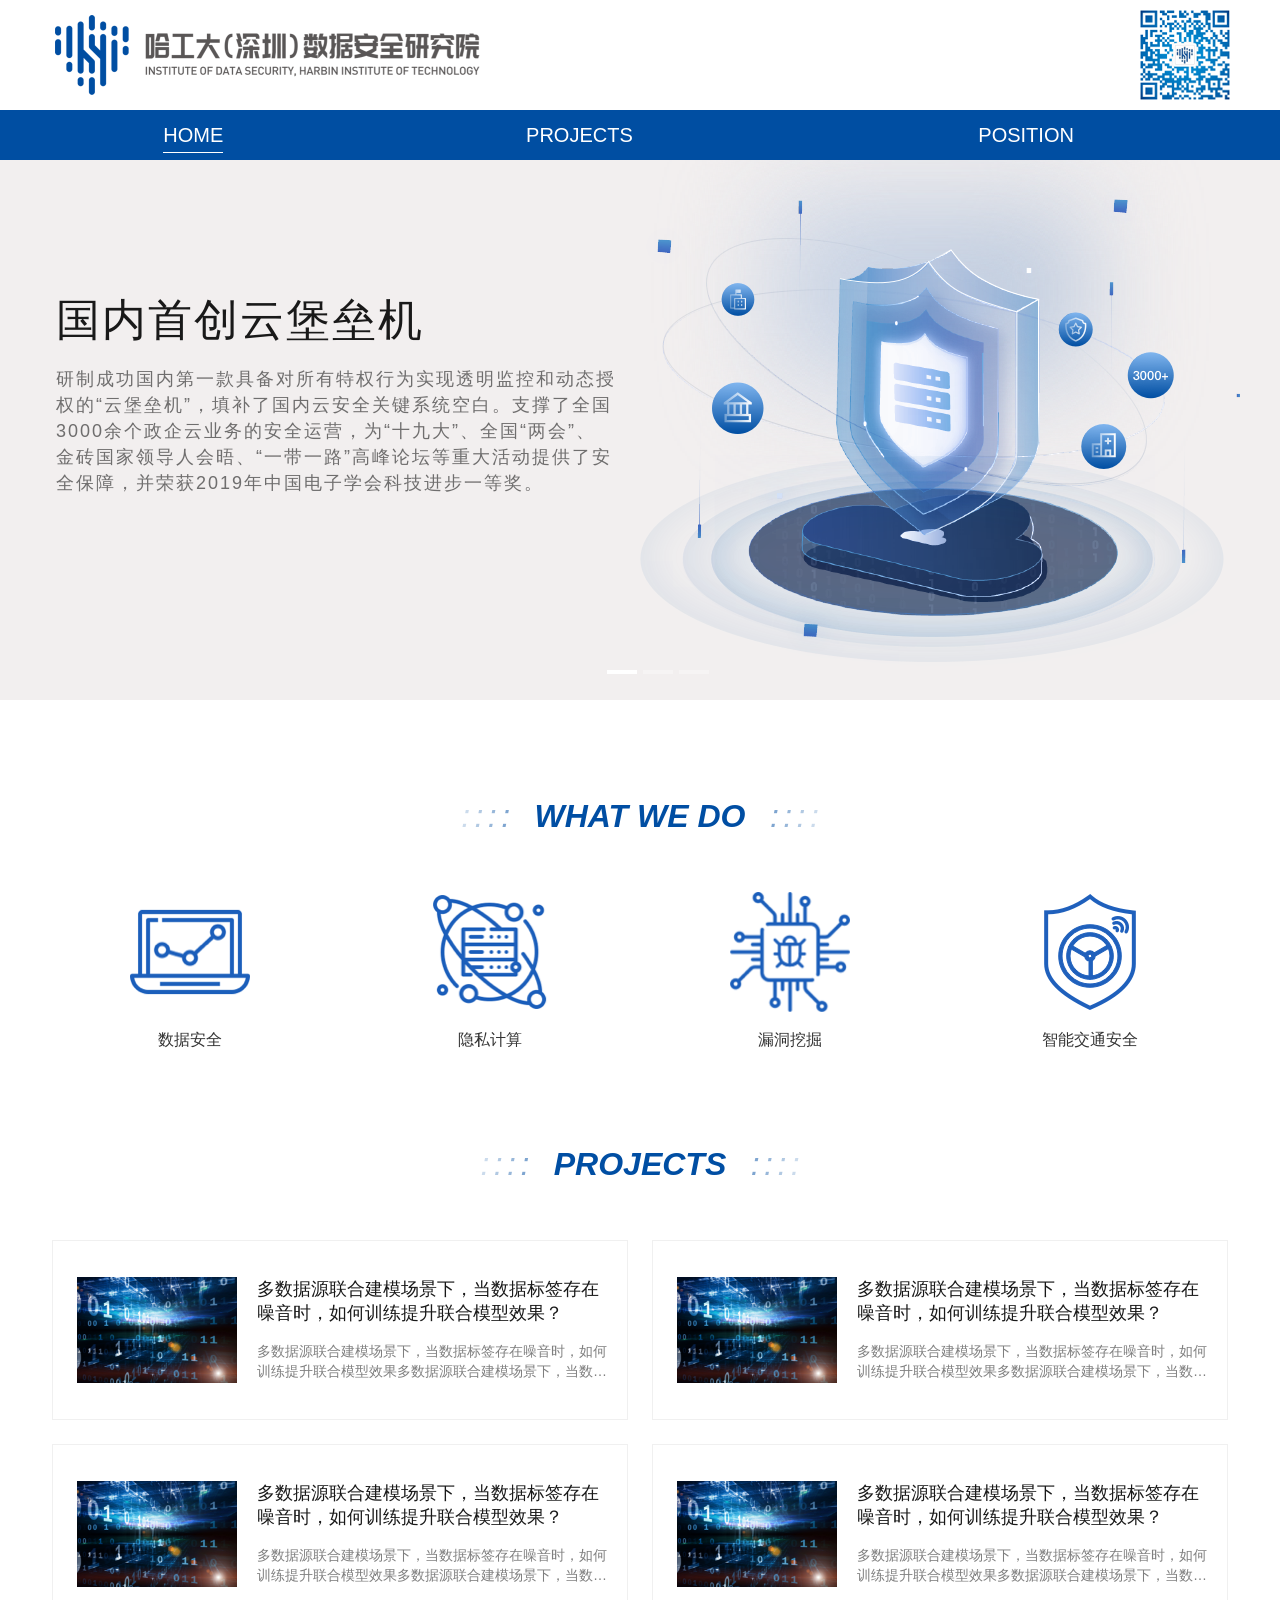
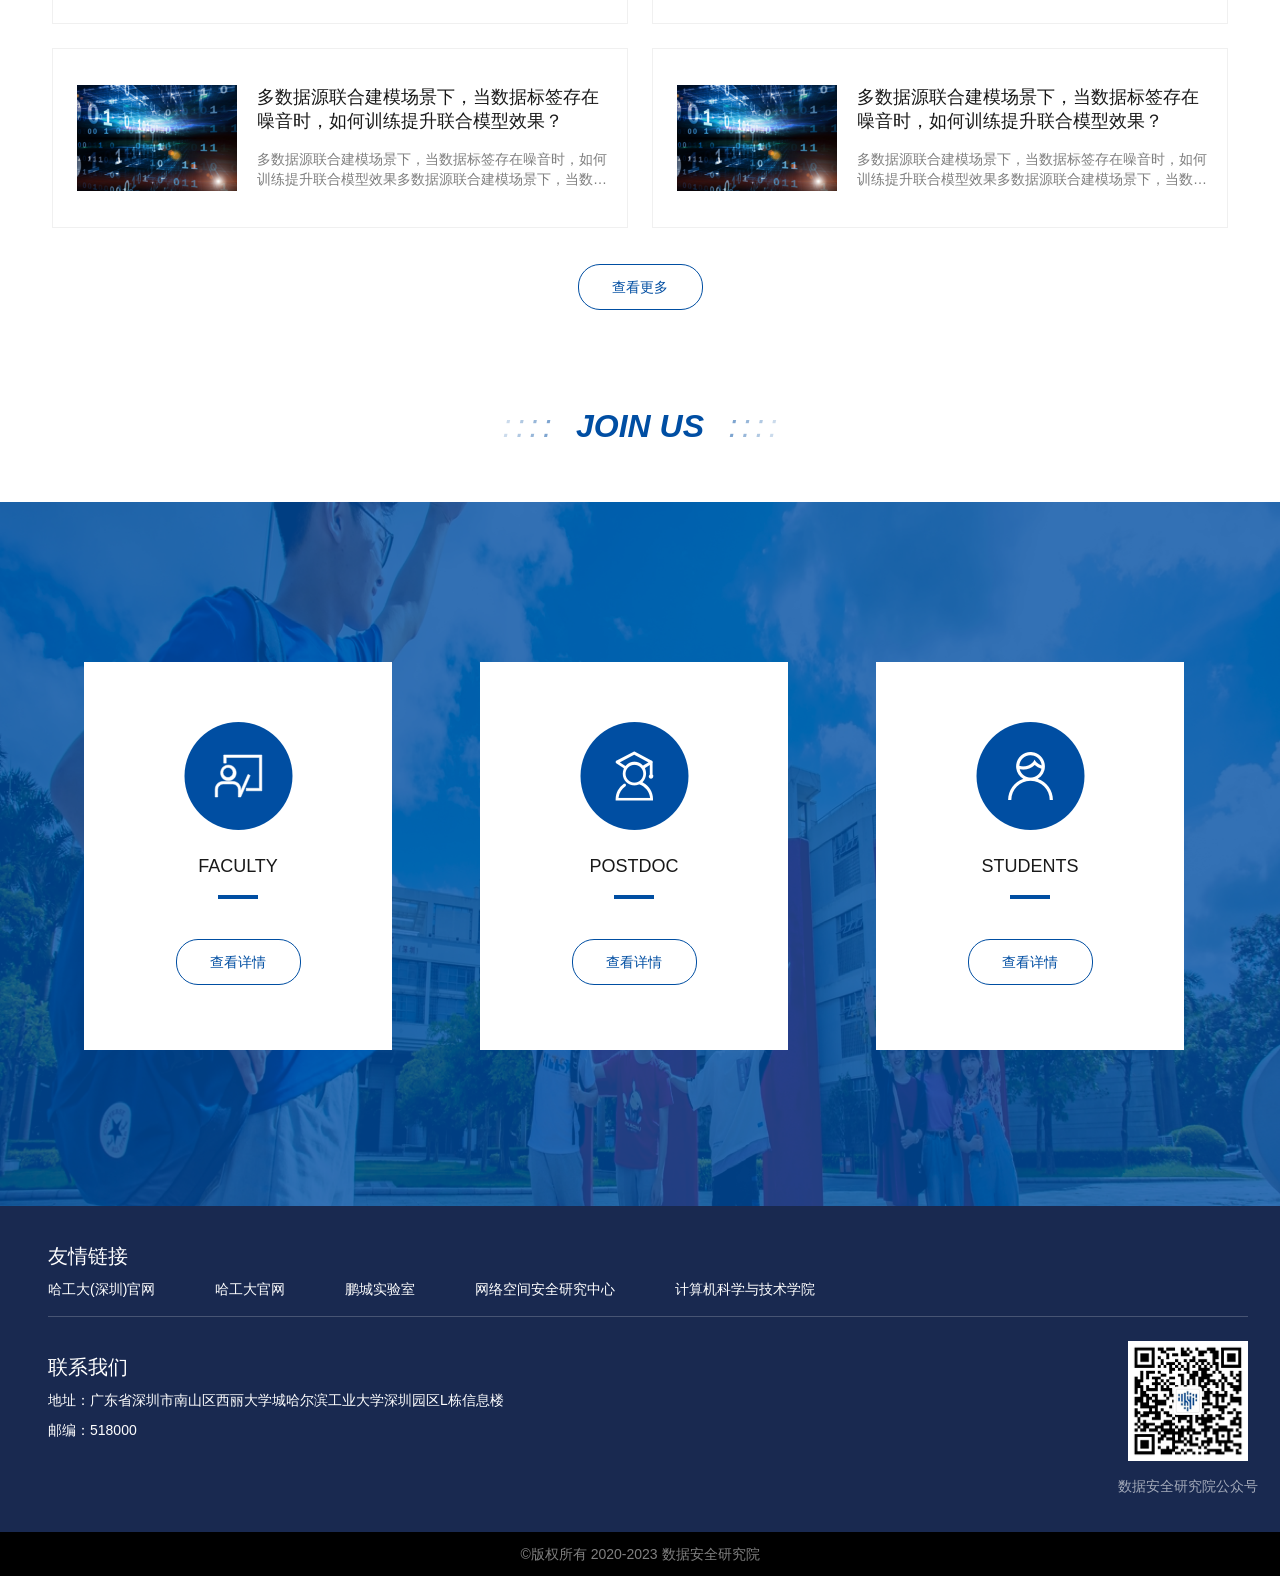
<file: index.html>
<!DOCTYPE html>
<html>
<head>
    <!-- Replace its valus with your own -->
<title>Official-Website-Framework</title>
<meta name="description" content="Easily and Quickly Deploy a Offcial-Website">
<meta name="keywords" content="office-website,jquery,template">
<link rel="shortcut icon" href="img/index/icon-logo-3e3cbb052e.png" />

<meta charset="UTF-8">
<meta http-equiv="X-UA-Compatible" content="IE=edge" />
<link rel="stylesheet" type="text/css" href="css/g-common-012738f95e.css">
<script type="text/javascript" src="js/g-common-4e3e05e866.js"></script>
<script type="text/javascript" src="js/jquery-40363b1a01.min.js"></script>
    <link rel="stylesheet" type="text/css" href="css/index/index-d25b139d50.css">
    <link rel="stylesheet" type="text/css" href="css/projects/projects-282effa5fc.css">
</head>
<body>
    <div class="g-section">
    <div class="g-section-content nav-layer-top">
        <a href="/index.html" class="fl"><img src="img/common/logo-18a24e646d.png" class="official-logo"></a>
        <img src="img/common/qr_code_top-04d2865d62.png" class="official-qrcode fr">
    </div>
</div>
<div class="g-section nav-layer-bottom">
    <div class="g-section-content navbar">
        <a href="/index.html" class="navbar-item"><span>HOME</span></a>
        <a href="/projects.html" class="navbar-item"><span>PROJECTS</span></a>
        <a href="/position.html" class="navbar-item"><span>POSITION</span></a>
    </div>
</div>

<script type="text/javascript">
    (function () {
        var _index = -1;
        var path = window.location.pathname;
        if (path.indexOf("position.html") >= 0) {
            _index = 2;
        }else if (path.indexOf("projects.html") >= 0) {
            _index = 1;
        }else if(path.indexOf("index.html") >= 0 || path === '/'){
            _index = 0;
        }
        if(_index !== -1){
            $(".nav-layer-bottom a").eq(_index).addClass("active").siblings().removeClass("active");
        }
    })();
</script>

    <div class="g-section" id="banner-root">
        <div class="banner-page" style="background-color: rgb(242, 239, 239)">
            <div class="g-section-content banner-page-content">
                <img  src="img/index/banner-img-1-4532bb4bd5.png" style="height: 540px;position: absolute;bottom: 0px;right: 0px;">
                <div class="fl" style="text-align: left;">
                    <p style="font-size: 44px;margin: 138px 0 24px 16px;color: #191919;letter-spacing: 2px;">国内首创云堡垒机</p>
                    <p style="font-size: 18px;margin-left: 16px;color: #191919;letter-spacing: 2px;opacity: 0.6;line-height: 26px;width: 560px;">研制成功国内第一款具备对所有特权行为实现透明监控和动态授权的“云堡垒机”，填补了国内云安全关键系统空白。支撑了全国3000余个政企云业务的安全运营，为“十九大”、全国“两会”、金砖国家领导人会晤、“一带一路”高峰论坛等重大活动提供了安全保障，并荣获2019年中国电子学会科技进步一等奖。</p>
                </div>
            </div>
        </div>
        <div class="banner-page" style="background-color: linear-gradient(to right, #D4DDEC , #BBC8DB);">
            <div class="g-section-content banner-page-content">
                <img  src="img/index/banner-img-2-e821bcc865.png" style="height: 540px;position: absolute;left: 0px;top: 0px;">
            </div>
        </div>
        <div class="banner-page" style="background-color: #083395">
            <div class="g-section-content banner-page-content">
                <img  src="img/index/banner-img-3-f801b41a95.png" style="height: 540px;position: absolute;left: 16px;top: 0px;">
                <div class="fl"style="text-align: left;">
                    <p style="font-size: 44px;margin: 90px 0 24px 16px;color: #fff;letter-spacing: 2px;">自动驾驶虚拟仿真测试平台</p>
                    <p style="font-size: 18px;margin-left: 16px;color: #FEFEFE;letter-spacing: 2px;opacity: 0.6;line-height: 26px;width: 560px;">基于AI靶场打造了具备多车自主协同控制、高还原度仿真、海量测试场景的智能网联汽车虚拟仿真测试平台，有力支撑了2021智能汽车信息安全公开赛、2022世界智能驾驶挑战赛等重要赛事，并与中汽创智、东风等智能网联汽车企业建立合作，完成小规模试点示范。</p>
                </div>
            </div>
        </div>
        <div id="banner-indicator-root"></div>
    </div>

    <div class="g-section">
        <div class="g-section-content">
            <div class="g-section-title" style="padding-bottom: 60px;">
                <i class="sec1">:</i>
                <i class="sec2">:</i>
                <i class="sec3">:</i>
                <i class="sec4">:</i>
                <i class="title">WHAT WE DO</i>
                <i class="sec4">:</i>
                <i class="sec3">:</i>
                <i class="sec2">:</i>
                <i class="sec1">:</i>
            </div>
            <div class="what-we-do-root">
                <div class="what-we-do">
                    <img src="img/index/icon1-41266df4f5.png">
                    <p>数据安全</p>
                </div>
                <div class="what-we-do">
                    <img src="img/index/icon2-58fdb214b8.png">
                    <p>隐私计算</p>
                </div>
                <div class="what-we-do">
                    <img src="img/index/icon3-96ee3f6bb4.png">
                    <p>漏洞挖掘</p>
                </div>
                <div class="what-we-do">
                    <img src="img/index/icon4-1d15c93507.png">
                    <p>智能交通安全</p>
                </div>
            </div>
        </div>
    </div>

    <div class="g-section-content">
        <div class="g-section-title" style="padding-bottom: 36px;">
            <i class="sec1">:</i>
            <i class="sec2">:</i>
            <i class="sec3">:</i>
            <i class="sec4">:</i>
            <i class="title">PROJECTS</i>
            <i class="sec4">:</i>
            <i class="sec3">:</i>
            <i class="sec2">:</i>
            <i class="sec1">:</i>
        </div>
        <div id="projects-root"></div>
        <div class="g-section-content" style="text-align: center; margin: 0 auto; padding-top: 36px;">
            <a href="projects.html" target="_blank" class="more_technology">查看更多</a>
        </div>
    </div> 

    <div class="g-section">
        <div class="g-section-content">
            <div class="g-section-title" style="padding-bottom: 60px;">
                <i class="sec1">:</i>
                <i class="sec2">:</i>
                <i class="sec3">:</i>
                <i class="sec4">:</i>
                <i class="title">JOIN US</i>
                <i class="sec4">:</i>
                <i class="sec3">:</i>
                <i class="sec2">:</i>
                <i class="sec1">:</i>
            </div>
        </div>
    </div>
    <div class="g-section join-us-bg">
        <div class="g-section-content">
            <div class="join-us">
                <a class="join-us-content" href="position.html?type=faculty" target="_blank">
                    <img src="img/index/icon5-96838c6fb6.png">
                    <p>FACULTY</p>
                    <div class="divider"></div>
                    <div class="detail">查看详情</div>
                </a>
            </div>
            <div class="join-us">
                <a class="join-us-content" href="position.html?type=postdoc" target="_blank">
                    <img src="img/index/icon6-2c7e1b5164.png">
                    <p>POSTDOC</p>
                    <div class="divider"></div>
                    <div class="detail">查看详情</div>
                </a>
            </div>
            <div class="join-us">
                <a class="join-us-content" href="position.html?type=students" target="_blank">
                    <img src="img/index/icon7-51c85ae255.png">
                    <p>STUDENTS</p>
                    <div class="divider"></div>
                    <div class="detail">查看详情</div>
                </a>
            </div>
        </div>
    </div>

    <div class="g-section footlink">
    <div class="g-section-content footlink-content">
        <div class="title">友情链接</div>
        <ul class="footlink-ul">
            <li><a href="https://www.hitsz.edu.cn/index.html" target="_blank">哈工大(深圳)官网</a></li>
            <li><a href="https://www.hit.edu.cn" target="_blank">哈工大官网</a></li>
            <li><a href="https://www.pcl.ac.cn" target="_blank">鹏城实验室</a></li>
            <li><a href="http://carc.hitsz.edu.cn/index.htm" target="_blank">网络空间安全研究中心</a></li>
            <li><a href="http://cs.hitsz.edu.cn" target="_blank">计算机科学与技术学院</a></li>
        </ul>
        <div class="divider"></div>
        <div class="fl">
            <div class="title">联系我们</div>
            <div class="sub-title">地址：广东省深圳市南山区西丽大学城哈尔滨工业大学深圳园区L栋信息楼</div>
            <div class="sub-title">邮编：518000</div>
        </div>
        <div class="footlink-QRcode fr">
            <p>数据安全研究院公众号</p>
        </div>
    </div>
</div>

<div class="g-section footer">
    <p>©版权所有 2020-2023 数据安全研究院</p>
</div>



    <script type="text/javascript" src="js/index/index-20e1988142.js"></script>

</body>
</html>
</file>
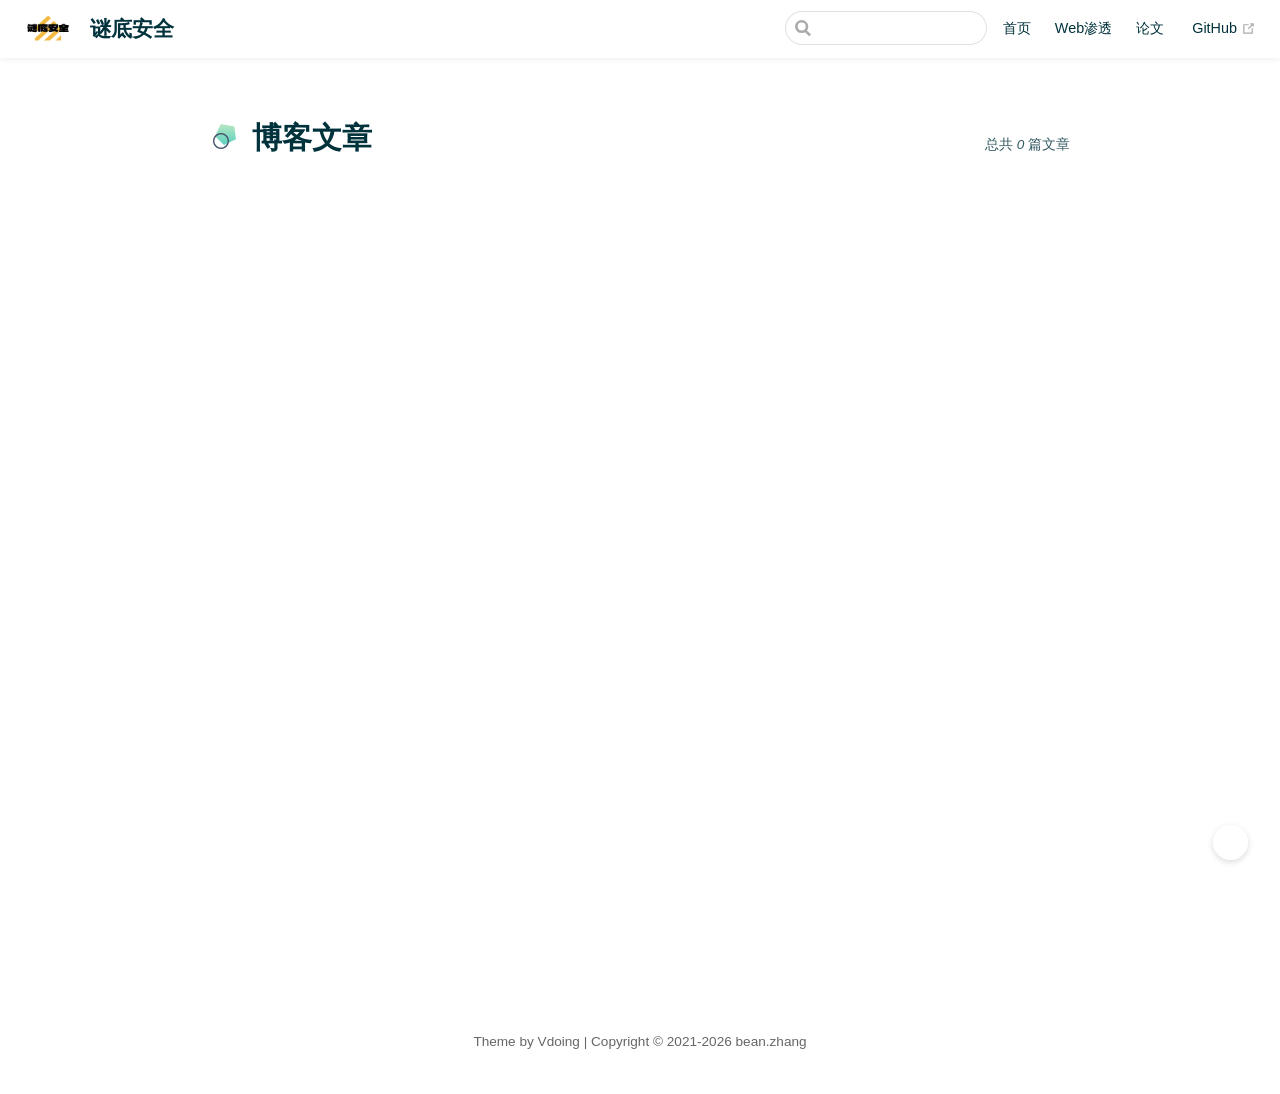
<file: blog/abc/index.html>
<!DOCTYPE html>
<html lang="en-US">
  <head>
    <meta charset="utf-8">
    <meta name="viewport" content="width=device-width,initial-scale=1">
    <title>博客文章 | 谜底安全</title>
    <meta name="generator" content="VuePress 1.9.2">
    <link rel="icon" href="/img/favicon.ico">
    <meta name="description" content="探索软件安全与软件质量的本源问题">
    <meta name="keywords" content="SDL,Web渗透,二进制安全,云原生安全,自动化,JMeter">
    <meta name="theme-color" content="#11a8cd">
    
    <link rel="preload" href="/assets/css/0.styles.a29a3543.css" as="style"><link rel="preload" href="/assets/js/app.e5755f4f.js" as="script"><link rel="preload" href="/assets/js/2.d9fc89a3.js" as="script"><link rel="prefetch" href="/assets/js/10.6377f898.js"><link rel="prefetch" href="/assets/js/11.2e731fd1.js"><link rel="prefetch" href="/assets/js/12.df77ecd8.js"><link rel="prefetch" href="/assets/js/13.39b4f5b7.js"><link rel="prefetch" href="/assets/js/14.f766a982.js"><link rel="prefetch" href="/assets/js/3.1a0a88f2.js"><link rel="prefetch" href="/assets/js/4.5c2c7e27.js"><link rel="prefetch" href="/assets/js/5.570bb12d.js"><link rel="prefetch" href="/assets/js/6.4d827518.js"><link rel="prefetch" href="/assets/js/7.c9a6d5dc.js"><link rel="prefetch" href="/assets/js/8.23bc4d75.js"><link rel="prefetch" href="/assets/js/9.0f758aa7.js">
    <link rel="stylesheet" href="/assets/css/0.styles.a29a3543.css">
  </head>
  <body class="theme-mode-light">
    <div id="app" data-server-rendered="true"><div class="theme-container sidebar-open no-sidebar"><header class="navbar blur"><div title="目录" class="sidebar-button"><svg xmlns="http://www.w3.org/2000/svg" aria-hidden="true" role="img" viewBox="0 0 448 512" class="icon"><path fill="currentColor" d="M436 124H12c-6.627 0-12-5.373-12-12V80c0-6.627 5.373-12 12-12h424c6.627 0 12 5.373 12 12v32c0 6.627-5.373 12-12 12zm0 160H12c-6.627 0-12-5.373-12-12v-32c0-6.627 5.373-12 12-12h424c6.627 0 12 5.373 12 12v32c0 6.627-5.373 12-12 12zm0 160H12c-6.627 0-12-5.373-12-12v-32c0-6.627 5.373-12 12-12h424c6.627 0 12 5.373 12 12v32c0 6.627-5.373 12-12 12z"></path></svg></div> <a href="/" class="home-link router-link-active"><img src="/img/logo.png" alt="谜底安全" class="logo"> <span class="site-name can-hide">谜底安全</span></a> <div class="links"><div class="search-box"><input aria-label="Search" autocomplete="off" spellcheck="false" value=""> <!----></div> <nav class="nav-links can-hide"><div class="nav-item"><a href="/" class="nav-link">首页</a></div><div class="nav-item"><a href="/pages/b66292/" class="nav-link">Web渗透</a></div><div class="nav-item"><a href="/pages/8df1d6/" class="nav-link">论文</a></div> <a href="https://github.com/zhlu32" target="_blank" rel="noopener noreferrer" class="repo-link">
    GitHub
    <span><svg xmlns="http://www.w3.org/2000/svg" aria-hidden="true" focusable="false" x="0px" y="0px" viewBox="0 0 100 100" width="15" height="15" class="icon outbound"><path fill="currentColor" d="M18.8,85.1h56l0,0c2.2,0,4-1.8,4-4v-32h-8v28h-48v-48h28v-8h-32l0,0c-2.2,0-4,1.8-4,4v56C14.8,83.3,16.6,85.1,18.8,85.1z"></path> <polygon fill="currentColor" points="45.7,48.7 51.3,54.3 77.2,28.5 77.2,37.2 85.2,37.2 85.2,14.9 62.8,14.9 62.8,22.9 71.5,22.9"></polygon></svg> <span class="sr-only">(opens new window)</span></span></a></nav></div></header> <div class="sidebar-mask"></div> <div class="sidebar-hover-trigger"></div> <aside class="sidebar" style="display:none;"><!----> <nav class="nav-links"><div class="nav-item"><a href="/" class="nav-link">首页</a></div><div class="nav-item"><a href="/pages/b66292/" class="nav-link">Web渗透</a></div><div class="nav-item"><a href="/pages/8df1d6/" class="nav-link">论文</a></div> <a href="https://github.com/zhlu32" target="_blank" rel="noopener noreferrer" class="repo-link">
    GitHub
    <span><svg xmlns="http://www.w3.org/2000/svg" aria-hidden="true" focusable="false" x="0px" y="0px" viewBox="0 0 100 100" width="15" height="15" class="icon outbound"><path fill="currentColor" d="M18.8,85.1h56l0,0c2.2,0,4-1.8,4-4v-32h-8v28h-48v-48h28v-8h-32l0,0c-2.2,0-4,1.8-4,4v56C14.8,83.3,16.6,85.1,18.8,85.1z"></path> <polygon fill="currentColor" points="45.7,48.7 51.3,54.3 77.2,28.5 77.2,37.2 85.2,37.2 85.2,14.9 62.8,14.9 62.8,22.9 71.5,22.9"></polygon></svg> <span class="sr-only">(opens new window)</span></span></a></nav>  <!----> </aside> <div class="custom-page archives-page"><div class="theme-vdoing-wrapper"><h1><img src="[data-uri]">
      博客文章
    </h1> <div class="count">
      总共 <i>0</i> 篇文章
    </div> <ul></ul></div></div> <div class="footer"><div class="icons"><a href="mailto:zhlu32@126.com" title="发邮件" target="_blank" class="iconfont icon-youjian"></a><a href="https://github.com/zhlu32" title="GitHub" target="_blank" class="iconfont icon-github"></a></div> 
  Theme by
  <a href="https://github.com/xugaoyi/vuepress-theme-vdoing" target="_blank" title="本站主题">Vdoing</a> 
    | Copyright © 2021-2022
    <span>bean.zhang</span></div> <div class="buttons"><div title="返回顶部" class="button blur go-to-top iconfont icon-fanhuidingbu" style="display:none;"></div> <div title="去评论" class="button blur go-to-comment iconfont icon-pinglun" style="display:none;"></div> <div title="主题模式" class="button blur theme-mode-but iconfont icon-zhuti"><ul class="select-box" style="display:none;"><li class="iconfont icon-zidong">
          跟随系统
        </li><li class="iconfont icon-rijianmoshi">
          浅色模式
        </li><li class="iconfont icon-yejianmoshi">
          深色模式
        </li><li class="iconfont icon-yuedu">
          阅读模式
        </li></ul></div></div> <!----> <!----> <!----></div><div class="global-ui"></div></div>
    <script src="/assets/js/app.e5755f4f.js" defer></script><script src="/assets/js/2.d9fc89a3.js" defer></script>
  </body>
</html>
</file>
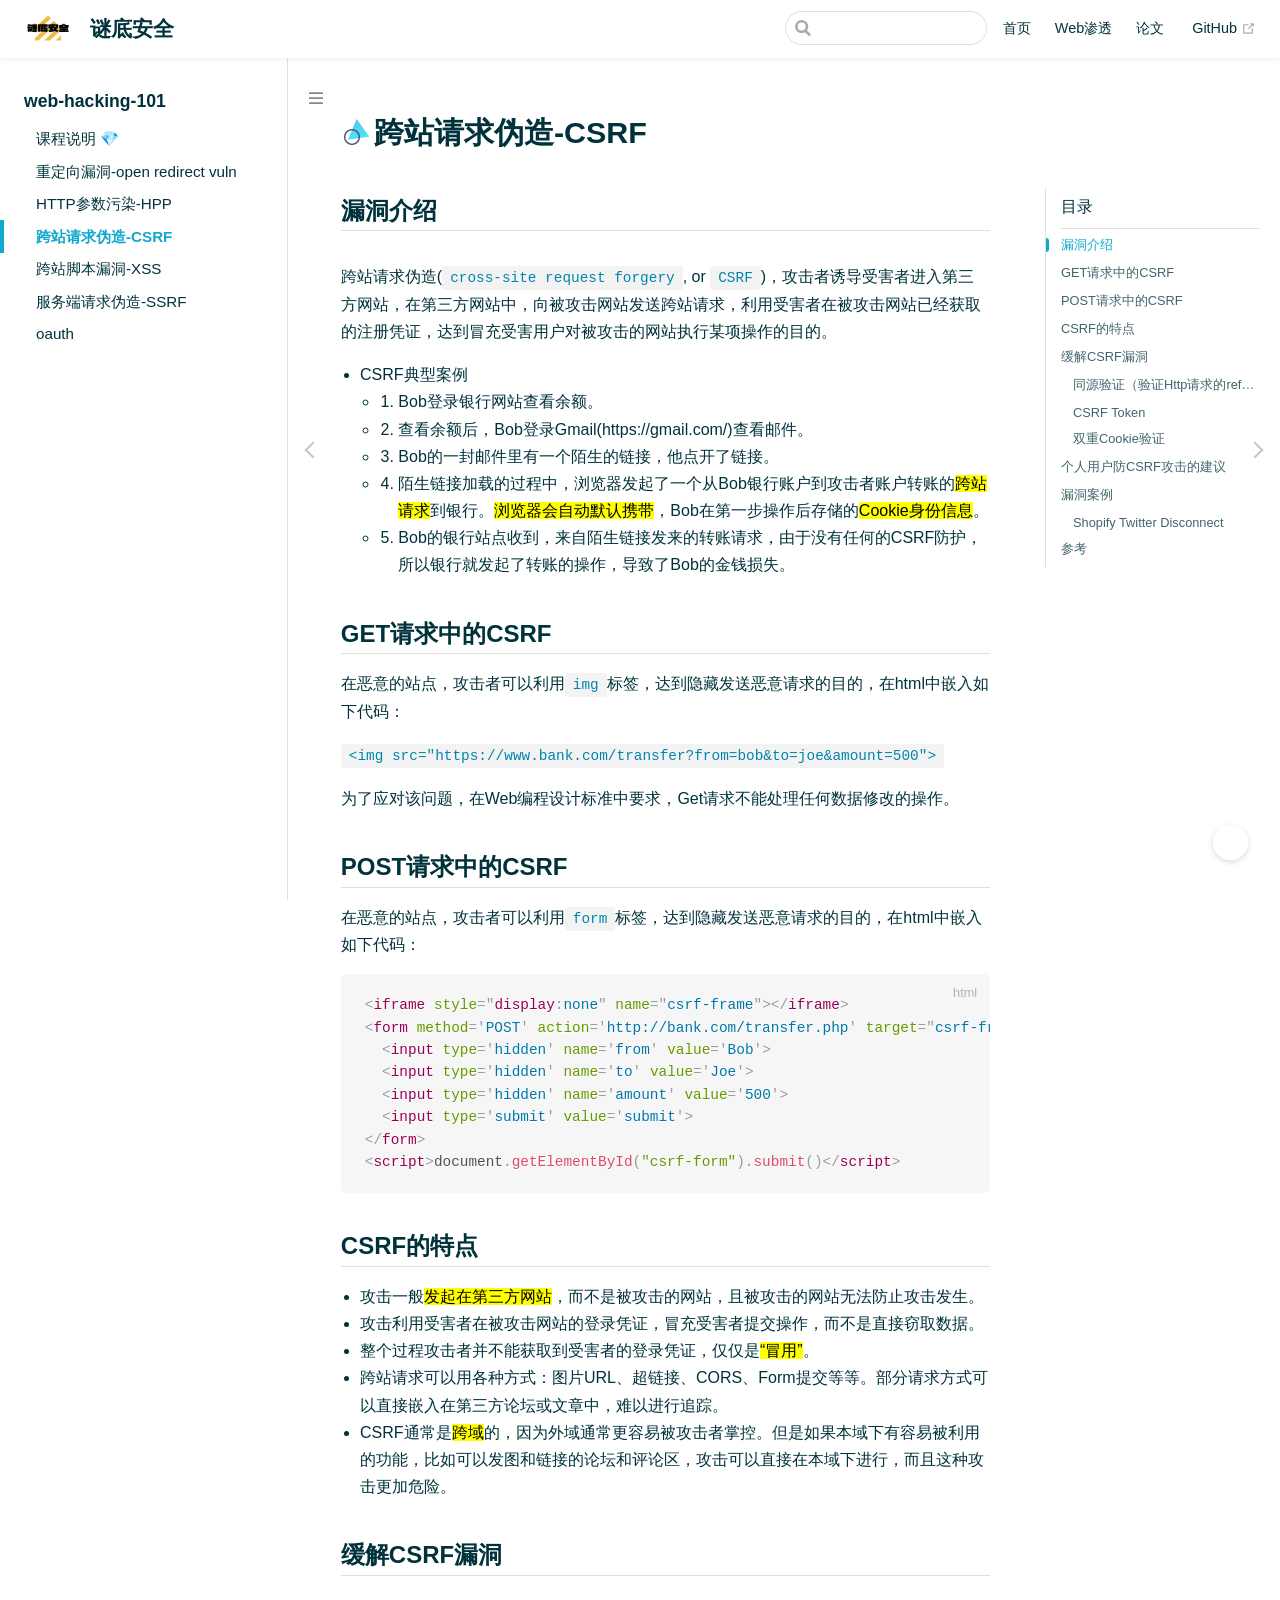
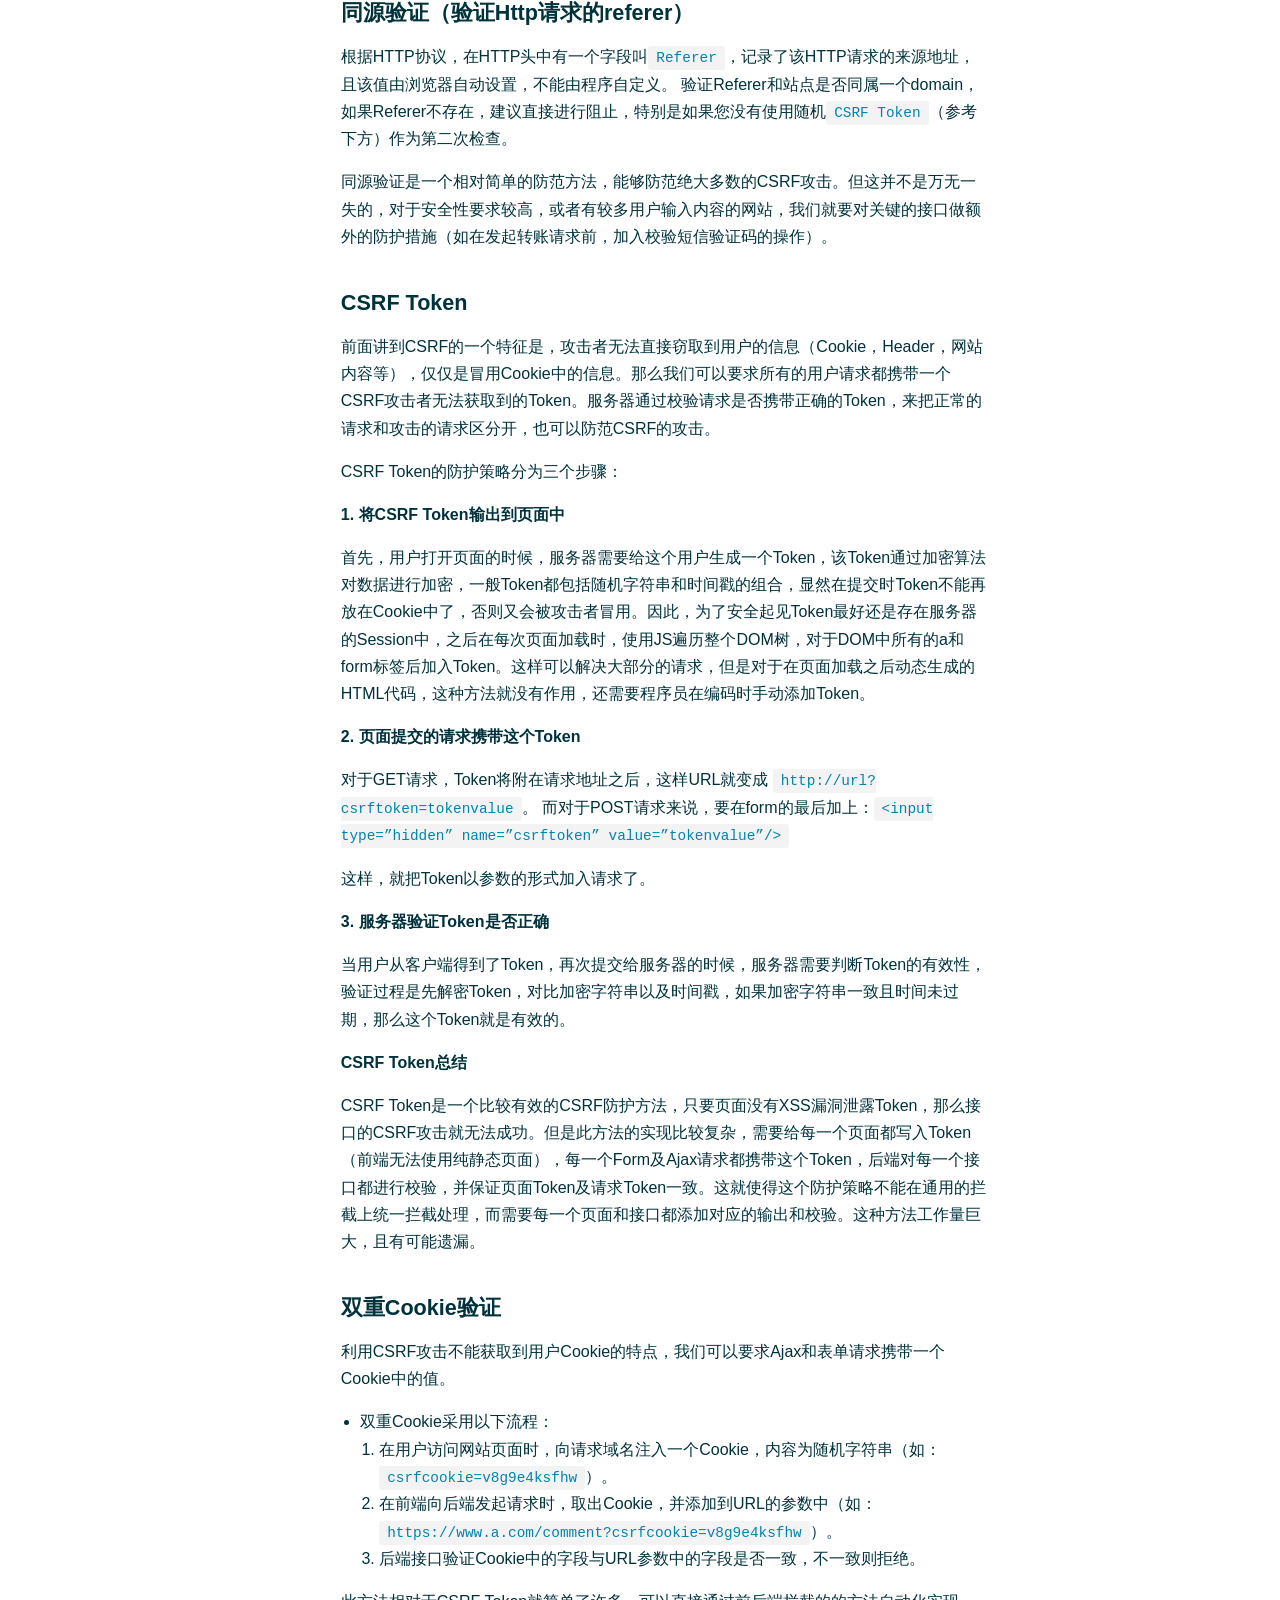
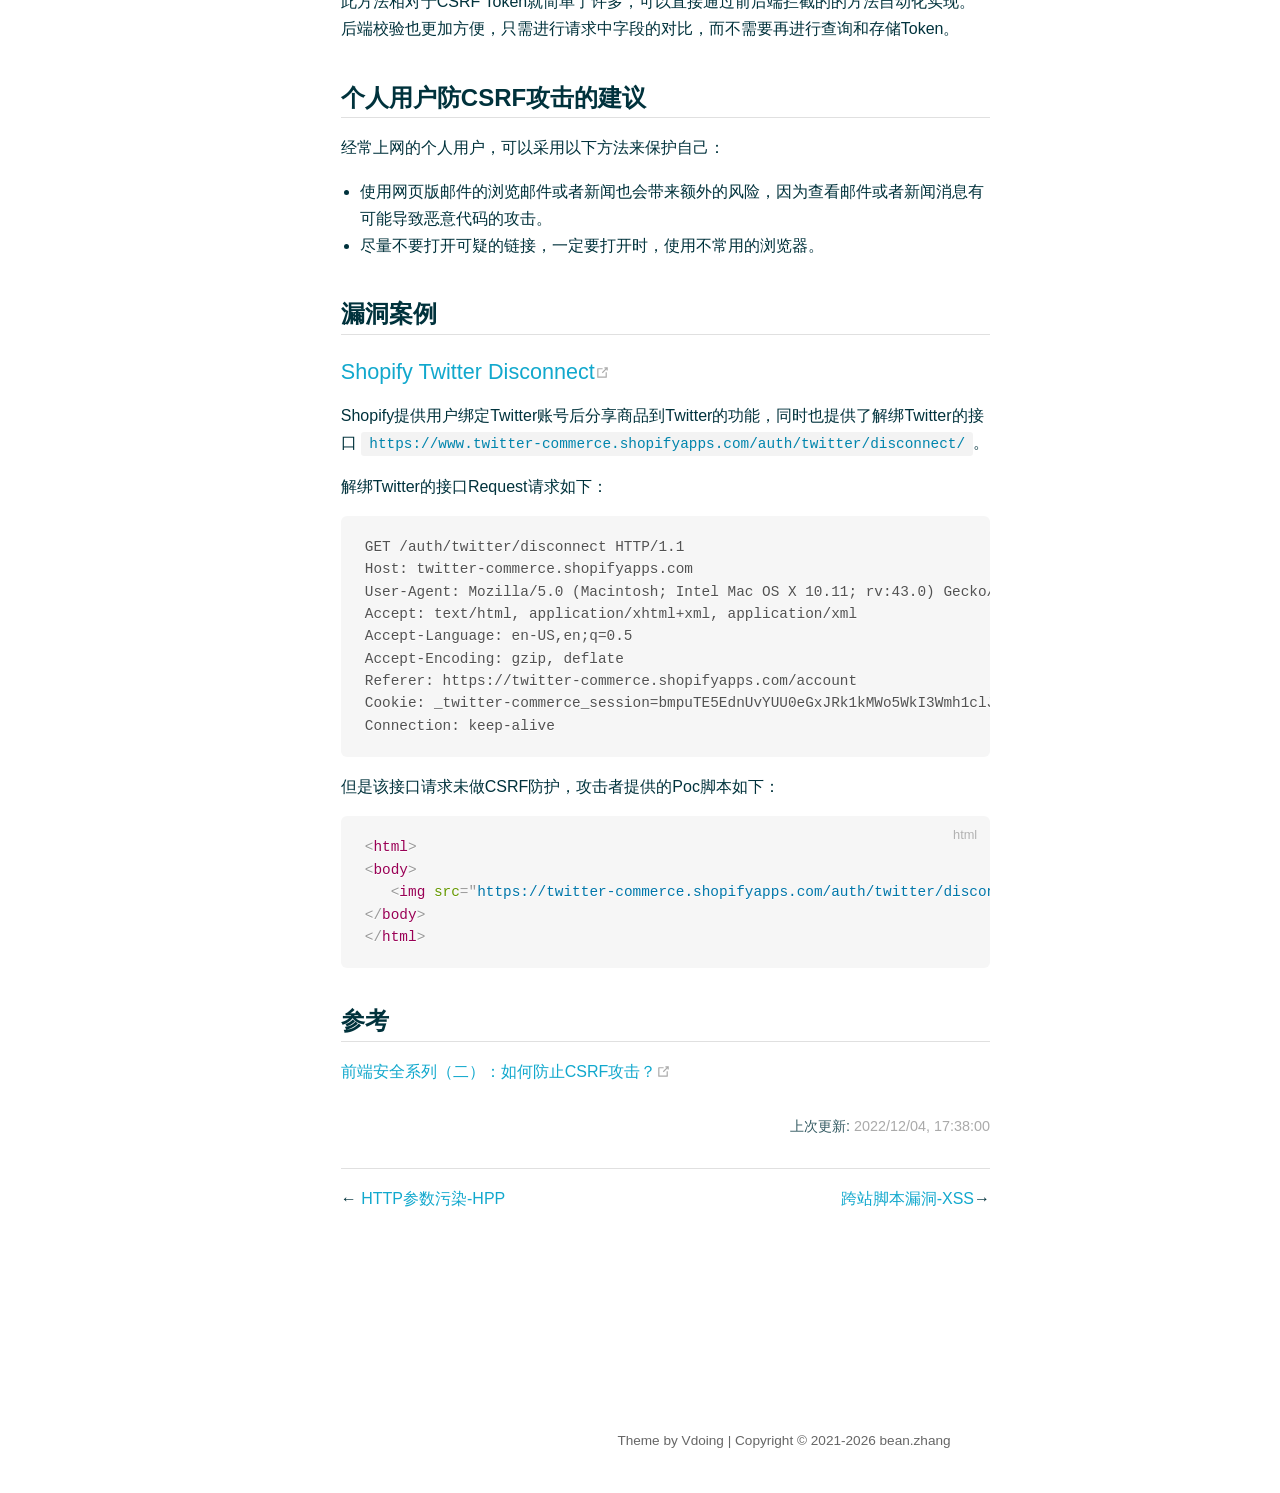
<file: pages/517fc0/index.html>
<!DOCTYPE html>
<html lang="en-US">
  <head>
    <meta charset="utf-8">
    <meta name="viewport" content="width=device-width,initial-scale=1">
    <title>跨站请求伪造-CSRF | 谜底安全</title>
    <meta name="generator" content="VuePress 1.9.2">
    <link rel="icon" href="/img/favicon.ico">
    <meta name="description" content="探索软件安全与软件质量的本源问题">
    <meta name="keywords" content="SDL,Web渗透,二进制安全,云原生安全,自动化,JMeter">
    <meta name="theme-color" content="#11a8cd">
    
    <link rel="preload" href="/assets/css/0.styles.a29a3543.css" as="style"><link rel="preload" href="/assets/js/app.e5755f4f.js" as="script"><link rel="preload" href="/assets/js/2.d9fc89a3.js" as="script"><link rel="preload" href="/assets/js/8.23bc4d75.js" as="script"><link rel="prefetch" href="/assets/js/10.6377f898.js"><link rel="prefetch" href="/assets/js/11.2e731fd1.js"><link rel="prefetch" href="/assets/js/12.df77ecd8.js"><link rel="prefetch" href="/assets/js/13.39b4f5b7.js"><link rel="prefetch" href="/assets/js/14.f766a982.js"><link rel="prefetch" href="/assets/js/3.1a0a88f2.js"><link rel="prefetch" href="/assets/js/4.5c2c7e27.js"><link rel="prefetch" href="/assets/js/5.570bb12d.js"><link rel="prefetch" href="/assets/js/6.4d827518.js"><link rel="prefetch" href="/assets/js/7.c9a6d5dc.js"><link rel="prefetch" href="/assets/js/9.0f758aa7.js">
    <link rel="stylesheet" href="/assets/css/0.styles.a29a3543.css">
  </head>
  <body class="theme-mode-light">
    <div id="app" data-server-rendered="true"><div class="theme-container sidebar-open have-rightmenu"><header class="navbar blur"><div title="目录" class="sidebar-button"><svg xmlns="http://www.w3.org/2000/svg" aria-hidden="true" role="img" viewBox="0 0 448 512" class="icon"><path fill="currentColor" d="M436 124H12c-6.627 0-12-5.373-12-12V80c0-6.627 5.373-12 12-12h424c6.627 0 12 5.373 12 12v32c0 6.627-5.373 12-12 12zm0 160H12c-6.627 0-12-5.373-12-12v-32c0-6.627 5.373-12 12-12h424c6.627 0 12 5.373 12 12v32c0 6.627-5.373 12-12 12zm0 160H12c-6.627 0-12-5.373-12-12v-32c0-6.627 5.373-12 12-12h424c6.627 0 12 5.373 12 12v32c0 6.627-5.373 12-12 12z"></path></svg></div> <a href="/" class="home-link router-link-active"><img src="/img/logo.png" alt="谜底安全" class="logo"> <span class="site-name can-hide">谜底安全</span></a> <div class="links"><div class="search-box"><input aria-label="Search" autocomplete="off" spellcheck="false" value=""> <!----></div> <nav class="nav-links can-hide"><div class="nav-item"><a href="/" class="nav-link">首页</a></div><div class="nav-item"><a href="/pages/b66292/" class="nav-link">Web渗透</a></div><div class="nav-item"><a href="/pages/8df1d6/" class="nav-link">论文</a></div> <a href="https://github.com/zhlu32" target="_blank" rel="noopener noreferrer" class="repo-link">
    GitHub
    <span><svg xmlns="http://www.w3.org/2000/svg" aria-hidden="true" focusable="false" x="0px" y="0px" viewBox="0 0 100 100" width="15" height="15" class="icon outbound"><path fill="currentColor" d="M18.8,85.1h56l0,0c2.2,0,4-1.8,4-4v-32h-8v28h-48v-48h28v-8h-32l0,0c-2.2,0-4,1.8-4,4v56C14.8,83.3,16.6,85.1,18.8,85.1z"></path> <polygon fill="currentColor" points="45.7,48.7 51.3,54.3 77.2,28.5 77.2,37.2 85.2,37.2 85.2,14.9 62.8,14.9 62.8,22.9 71.5,22.9"></polygon></svg> <span class="sr-only">(opens new window)</span></span></a></nav></div></header> <div class="sidebar-mask"></div> <div class="sidebar-hover-trigger"></div> <aside class="sidebar" style="display:none;"><!----> <nav class="nav-links"><div class="nav-item"><a href="/" class="nav-link">首页</a></div><div class="nav-item"><a href="/pages/b66292/" class="nav-link">Web渗透</a></div><div class="nav-item"><a href="/pages/8df1d6/" class="nav-link">论文</a></div> <a href="https://github.com/zhlu32" target="_blank" rel="noopener noreferrer" class="repo-link">
    GitHub
    <span><svg xmlns="http://www.w3.org/2000/svg" aria-hidden="true" focusable="false" x="0px" y="0px" viewBox="0 0 100 100" width="15" height="15" class="icon outbound"><path fill="currentColor" d="M18.8,85.1h56l0,0c2.2,0,4-1.8,4-4v-32h-8v28h-48v-48h28v-8h-32l0,0c-2.2,0-4,1.8-4,4v56C14.8,83.3,16.6,85.1,18.8,85.1z"></path> <polygon fill="currentColor" points="45.7,48.7 51.3,54.3 77.2,28.5 77.2,37.2 85.2,37.2 85.2,14.9 62.8,14.9 62.8,22.9 71.5,22.9"></polygon></svg> <span class="sr-only">(opens new window)</span></span></a></nav>  <ul class="sidebar-links"><li><section class="sidebar-group depth-0"><p class="sidebar-heading open"><span>web-hacking-101</span> <!----></p> <ul class="sidebar-links sidebar-group-items"><li><a href="/pages/b66292/" class="sidebar-link">课程说明 💎</a></li><li><a href="/pages/92d616/" class="sidebar-link">重定向漏洞-open redirect vuln</a></li><li><a href="/pages/ecf8d8/" class="sidebar-link">HTTP参数污染-HPP</a></li><li><a href="/pages/517fc0/" aria-current="page" class="active sidebar-link">跨站请求伪造-CSRF</a><ul class="sidebar-sub-headers"><li class="sidebar-sub-header level2"><a href="/pages/517fc0/#漏洞介绍" class="sidebar-link">漏洞介绍</a></li><li class="sidebar-sub-header level2"><a href="/pages/517fc0/#get请求中的csrf" class="sidebar-link">GET请求中的CSRF</a></li><li class="sidebar-sub-header level2"><a href="/pages/517fc0/#post请求中的csrf" class="sidebar-link">POST请求中的CSRF</a></li><li class="sidebar-sub-header level2"><a href="/pages/517fc0/#csrf的特点" class="sidebar-link">CSRF的特点</a></li><li class="sidebar-sub-header level2"><a href="/pages/517fc0/#缓解csrf漏洞" class="sidebar-link">缓解CSRF漏洞</a><ul class="sidebar-sub-headers"><li class="sidebar-sub-header level3"><a href="/pages/517fc0/#同源验证-验证http请求的referer" class="sidebar-link">同源验证（验证Http请求的referer）</a></li><li class="sidebar-sub-header level3"><a href="/pages/517fc0/#csrf-token" class="sidebar-link">CSRF Token</a></li><li class="sidebar-sub-header level3"><a href="/pages/517fc0/#双重cookie验证" class="sidebar-link">双重Cookie验证</a></li></ul></li><li class="sidebar-sub-header level2"><a href="/pages/517fc0/#个人用户防csrf攻击的建议" class="sidebar-link">个人用户防CSRF攻击的建议</a></li><li class="sidebar-sub-header level2"><a href="/pages/517fc0/#漏洞案例" class="sidebar-link">漏洞案例</a><ul class="sidebar-sub-headers"><li class="sidebar-sub-header level3"><a href="/pages/517fc0/#shopify-twitter-disconnect" class="sidebar-link">Shopify Twitter Disconnect</a></li></ul></li><li class="sidebar-sub-header level2"><a href="/pages/517fc0/#参考" class="sidebar-link">参考</a></li></ul></li><li><a href="/pages/c27ab4/" class="sidebar-link">跨站脚本漏洞-XSS</a></li><li><a href="/pages/a93b57/" class="sidebar-link">服务端请求伪造-SSRF</a></li><li><a href="/pages/70c3c7/" class="sidebar-link">oauth</a></li></ul></section></li></ul> </aside> <div><main class="page"><div class="theme-vdoing-wrapper "><div class="placeholder"></div> <!----> <div class="content-wrapper"><div class="right-menu-wrapper"><div class="right-menu-margin"><div class="right-menu-title">目录</div> <div class="right-menu-content"></div></div></div> <h1><img src="[data-uri]">跨站请求伪造-CSRF<!----></h1> <!----> <div class="theme-vdoing-content content__default"><h2 id="漏洞介绍"><a href="#漏洞介绍" class="header-anchor">#</a> 漏洞介绍</h2> <p>跨站请求伪造(<code>cross-site request forgery</code>, or <code>CSRF</code>)，攻击者诱导受害者进入第三方网站，在第三方网站中，向被攻击网站发送跨站请求，利用受害者在被攻击网站已经获取的注册凭证，达到冒充受害用户对被攻击的网站执行某项操作的目的。</p> <ul><li>CSRF典型案例
<ul><li><ol><li>Bob登录银行网站查看余额。</li></ol></li> <li><ol start="2"><li>查看余额后，Bob登录Gmail(https://gmail.com/)查看邮件。</li></ol></li> <li><ol start="3"><li>Bob的一封邮件里有一个陌生的链接，他点开了链接。</li></ol></li> <li><ol start="4"><li>陌生链接加载的过程中，浏览器发起了一个从Bob银行账户到攻击者账户转账的<mark>跨站请求</mark>到银行。<mark>浏览器会自动默认携带</mark>，Bob在第一步操作后存储的<mark>Cookie身份信息</mark>。</li></ol></li> <li><ol start="5"><li>Bob的银行站点收到，来自陌生链接发来的转账请求，由于没有任何的CSRF防护，所以银行就发起了转账的操作，导致了Bob的金钱损失。</li></ol></li></ul></li></ul> <h2 id="get请求中的csrf"><a href="#get请求中的csrf" class="header-anchor">#</a> GET请求中的CSRF</h2> <p>在恶意的站点，攻击者可以利用<code>img</code>标签，达到隐藏发送恶意请求的目的，在html中嵌入如下代码：</p> <p><code>&lt;img src=&quot;https://www.bank.com/transfer?from=bob&amp;to=joe&amp;amount=500&quot;&gt;</code></p> <p>为了应对该问题，在Web编程设计标准中要求，Get请求不能处理任何数据修改的操作。</p> <h2 id="post请求中的csrf"><a href="#post请求中的csrf" class="header-anchor">#</a> POST请求中的CSRF</h2> <p>在恶意的站点，攻击者可以利用<code>form</code>标签，达到隐藏发送恶意请求的目的，在html中嵌入如下代码：</p> <div class="language-html extra-class"><pre class="language-html"><code><span class="token tag"><span class="token tag"><span class="token punctuation">&lt;</span>iframe</span> <span class="token special-attr"><span class="token attr-name">style</span><span class="token attr-value"><span class="token punctuation attr-equals">=</span><span class="token punctuation">&quot;</span><span class="token value css language-css"><span class="token property">display</span><span class="token punctuation">:</span>none</span><span class="token punctuation">&quot;</span></span></span> <span class="token attr-name">name</span><span class="token attr-value"><span class="token punctuation attr-equals">=</span><span class="token punctuation">&quot;</span>csrf-frame<span class="token punctuation">&quot;</span></span><span class="token punctuation">&gt;</span></span><span class="token tag"><span class="token tag"><span class="token punctuation">&lt;/</span>iframe</span><span class="token punctuation">&gt;</span></span>
<span class="token tag"><span class="token tag"><span class="token punctuation">&lt;</span>form</span> <span class="token attr-name">method</span><span class="token attr-value"><span class="token punctuation attr-equals">=</span><span class="token punctuation">'</span>POST<span class="token punctuation">'</span></span> <span class="token attr-name">action</span><span class="token attr-value"><span class="token punctuation attr-equals">=</span><span class="token punctuation">'</span>http://bank.com/transfer.php<span class="token punctuation">'</span></span> <span class="token attr-name">target</span><span class="token attr-value"><span class="token punctuation attr-equals">=</span><span class="token punctuation">&quot;</span>csrf-frame<span class="token punctuation">&quot;</span></span> <span class="token attr-name">id</span><span class="token attr-value"><span class="token punctuation attr-equals">=</span><span class="token punctuation">&quot;</span>csrf-form<span class="token punctuation">&quot;</span></span><span class="token punctuation">&gt;</span></span>
  <span class="token tag"><span class="token tag"><span class="token punctuation">&lt;</span>input</span> <span class="token attr-name">type</span><span class="token attr-value"><span class="token punctuation attr-equals">=</span><span class="token punctuation">'</span>hidden<span class="token punctuation">'</span></span> <span class="token attr-name">name</span><span class="token attr-value"><span class="token punctuation attr-equals">=</span><span class="token punctuation">'</span>from<span class="token punctuation">'</span></span> <span class="token attr-name">value</span><span class="token attr-value"><span class="token punctuation attr-equals">=</span><span class="token punctuation">'</span>Bob<span class="token punctuation">'</span></span><span class="token punctuation">&gt;</span></span> 
  <span class="token tag"><span class="token tag"><span class="token punctuation">&lt;</span>input</span> <span class="token attr-name">type</span><span class="token attr-value"><span class="token punctuation attr-equals">=</span><span class="token punctuation">'</span>hidden<span class="token punctuation">'</span></span> <span class="token attr-name">name</span><span class="token attr-value"><span class="token punctuation attr-equals">=</span><span class="token punctuation">'</span>to<span class="token punctuation">'</span></span> <span class="token attr-name">value</span><span class="token attr-value"><span class="token punctuation attr-equals">=</span><span class="token punctuation">'</span>Joe<span class="token punctuation">'</span></span><span class="token punctuation">&gt;</span></span> 
  <span class="token tag"><span class="token tag"><span class="token punctuation">&lt;</span>input</span> <span class="token attr-name">type</span><span class="token attr-value"><span class="token punctuation attr-equals">=</span><span class="token punctuation">'</span>hidden<span class="token punctuation">'</span></span> <span class="token attr-name">name</span><span class="token attr-value"><span class="token punctuation attr-equals">=</span><span class="token punctuation">'</span>amount<span class="token punctuation">'</span></span> <span class="token attr-name">value</span><span class="token attr-value"><span class="token punctuation attr-equals">=</span><span class="token punctuation">'</span>500<span class="token punctuation">'</span></span><span class="token punctuation">&gt;</span></span> 
  <span class="token tag"><span class="token tag"><span class="token punctuation">&lt;</span>input</span> <span class="token attr-name">type</span><span class="token attr-value"><span class="token punctuation attr-equals">=</span><span class="token punctuation">'</span>submit<span class="token punctuation">'</span></span> <span class="token attr-name">value</span><span class="token attr-value"><span class="token punctuation attr-equals">=</span><span class="token punctuation">'</span>submit<span class="token punctuation">'</span></span><span class="token punctuation">&gt;</span></span>
<span class="token tag"><span class="token tag"><span class="token punctuation">&lt;/</span>form</span><span class="token punctuation">&gt;</span></span> 
<span class="token tag"><span class="token tag"><span class="token punctuation">&lt;</span>script</span><span class="token punctuation">&gt;</span></span><span class="token script"><span class="token language-javascript">document<span class="token punctuation">.</span><span class="token function">getElementById</span><span class="token punctuation">(</span><span class="token string">&quot;csrf-form&quot;</span><span class="token punctuation">)</span><span class="token punctuation">.</span><span class="token function">submit</span><span class="token punctuation">(</span><span class="token punctuation">)</span></span></span><span class="token tag"><span class="token tag"><span class="token punctuation">&lt;/</span>script</span><span class="token punctuation">&gt;</span></span>
</code></pre></div><h2 id="csrf的特点"><a href="#csrf的特点" class="header-anchor">#</a> CSRF的特点</h2> <ul><li>攻击一般<mark>发起在第三方网站</mark>，而不是被攻击的网站，且被攻击的网站无法防止攻击发生。</li> <li>攻击利用受害者在被攻击网站的登录凭证，冒充受害者提交操作，而不是直接窃取数据。</li> <li>整个过程攻击者并不能获取到受害者的登录凭证，仅仅是<mark>“冒用”</mark>。</li> <li>跨站请求可以用各种方式：图片URL、超链接、CORS、Form提交等等。部分请求方式可以直接嵌入在第三方论坛或文章中，难以进行追踪。</li> <li>CSRF通常是<mark>跨域</mark>的，因为外域通常更容易被攻击者掌控。但是如果本域下有容易被利用的功能，比如可以发图和链接的论坛和评论区，攻击可以直接在本域下进行，而且这种攻击更加危险。</li></ul> <h2 id="缓解csrf漏洞"><a href="#缓解csrf漏洞" class="header-anchor">#</a> 缓解CSRF漏洞</h2> <h3 id="同源验证-验证http请求的referer"><a href="#同源验证-验证http请求的referer" class="header-anchor">#</a> 同源验证（验证Http请求的referer）</h3> <p>根据HTTP协议，在HTTP头中有一个字段叫<code>Referer</code>，记录了该HTTP请求的来源地址，且该值由浏览器自动设置，不能由程序自定义。 验证Referer和站点是否同属一个domain，
如果Referer不存在，建议直接进行阻止，特别是如果您没有使用随机<code>CSRF Token</code>（参考下方）作为第二次检查。</p> <p>同源验证是一个相对简单的防范方法，能够防范绝大多数的CSRF攻击。但这并不是万无一失的，对于安全性要求较高，或者有较多用户输入内容的网站，我们就要对关键的接口做额外的防护措施（如在发起转账请求前，加入校验短信验证码的操作）。</p> <h3 id="csrf-token"><a href="#csrf-token" class="header-anchor">#</a> CSRF Token</h3> <p>前面讲到CSRF的一个特征是，攻击者无法直接窃取到用户的信息（Cookie，Header，网站内容等），仅仅是冒用Cookie中的信息。那么我们可以要求所有的用户请求都携带一个CSRF攻击者无法获取到的Token。服务器通过校验请求是否携带正确的Token，来把正常的请求和攻击的请求区分开，也可以防范CSRF的攻击。</p> <p>CSRF Token的防护策略分为三个步骤：</p> <p><strong>1. 将CSRF Token输出到页面中</strong></p> <p>首先，用户打开页面的时候，服务器需要给这个用户生成一个Token，该Token通过加密算法对数据进行加密，一般Token都包括随机字符串和时间戳的组合，显然在提交时Token不能再放在Cookie中了，否则又会被攻击者冒用。因此，为了安全起见Token最好还是存在服务器的Session中，之后在每次页面加载时，使用JS遍历整个DOM树，对于DOM中所有的a和form标签后加入Token。这样可以解决大部分的请求，但是对于在页面加载之后动态生成的HTML代码，这种方法就没有作用，还需要程序员在编码时手动添加Token。</p> <p><strong>2. 页面提交的请求携带这个Token</strong></p> <p>对于GET请求，Token将附在请求地址之后，这样URL就变成 <code>http://url?csrftoken=tokenvalue</code>。 而对于POST请求来说，要在form的最后加上：<code>&lt;input type=”hidden” name=”csrftoken” value=”tokenvalue”/&gt;</code></p> <p>这样，就把Token以参数的形式加入请求了。</p> <p><strong>3. 服务器验证Token是否正确</strong></p> <p>当用户从客户端得到了Token，再次提交给服务器的时候，服务器需要判断Token的有效性，验证过程是先解密Token，对比加密字符串以及时间戳，如果加密字符串一致且时间未过期，那么这个Token就是有效的。</p> <p><strong>CSRF Token总结</strong></p> <p>CSRF Token是一个比较有效的CSRF防护方法，只要页面没有XSS漏洞泄露Token，那么接口的CSRF攻击就无法成功。但是此方法的实现比较复杂，需要给每一个页面都写入Token（前端无法使用纯静态页面），每一个Form及Ajax请求都携带这个Token，后端对每一个接口都进行校验，并保证页面Token及请求Token一致。这就使得这个防护策略不能在通用的拦截上统一拦截处理，而需要每一个页面和接口都添加对应的输出和校验。这种方法工作量巨大，且有可能遗漏。</p> <h3 id="双重cookie验证"><a href="#双重cookie验证" class="header-anchor">#</a> 双重Cookie验证</h3> <p>利用CSRF攻击不能获取到用户Cookie的特点，我们可以要求Ajax和表单请求携带一个Cookie中的值。</p> <ul><li>双重Cookie采用以下流程：
<ol><li>在用户访问网站页面时，向请求域名注入一个Cookie，内容为随机字符串（如：<code>csrfcookie=v8g9e4ksfhw</code>）。</li> <li>在前端向后端发起请求时，取出Cookie，并添加到URL的参数中（如：<code>https://www.a.com/comment?csrfcookie=v8g9e4ksfhw</code>）。</li> <li>后端接口验证Cookie中的字段与URL参数中的字段是否一致，不一致则拒绝。</li></ol></li></ul> <p>此方法相对于CSRF Token就简单了许多，可以直接通过前后端拦截的的方法自动化实现。后端校验也更加方便，只需进行请求中字段的对比，而不需要再进行查询和存储Token。</p> <h2 id="个人用户防csrf攻击的建议"><a href="#个人用户防csrf攻击的建议" class="header-anchor">#</a> 个人用户防CSRF攻击的建议</h2> <p>经常上网的个人用户，可以采用以下方法来保护自己：</p> <ul><li>使用网页版邮件的浏览邮件或者新闻也会带来额外的风险，因为查看邮件或者新闻消息有可能导致恶意代码的攻击。</li> <li>尽量不要打开可疑的链接，一定要打开时，使用不常用的浏览器。</li></ul> <h2 id="漏洞案例"><a href="#漏洞案例" class="header-anchor">#</a> 漏洞案例</h2> <h3 id="shopify-twitter-disconnect"><a href="#shopify-twitter-disconnect" class="header-anchor">#</a> <a href="https://hackerone.com/reports/111216" target="_blank" rel="noopener noreferrer">Shopify Twitter Disconnect<span><svg xmlns="http://www.w3.org/2000/svg" aria-hidden="true" focusable="false" x="0px" y="0px" viewBox="0 0 100 100" width="15" height="15" class="icon outbound"><path fill="currentColor" d="M18.8,85.1h56l0,0c2.2,0,4-1.8,4-4v-32h-8v28h-48v-48h28v-8h-32l0,0c-2.2,0-4,1.8-4,4v56C14.8,83.3,16.6,85.1,18.8,85.1z"></path> <polygon fill="currentColor" points="45.7,48.7 51.3,54.3 77.2,28.5 77.2,37.2 85.2,37.2 85.2,14.9 62.8,14.9 62.8,22.9 71.5,22.9"></polygon></svg> <span class="sr-only">(opens new window)</span></span></a></h3> <p>Shopify提供用户绑定Twitter账号后分享商品到Twitter的功能，同时也提供了解绑Twitter的接口 <code>https://www.twitter-commerce.shopifyapps.com/auth/twitter/disconnect/</code>。</p> <p>解绑Twitter的接口Request请求如下：</p> <div class="language- extra-class"><pre class="language-text"><code>GET /auth/twitter/disconnect HTTP/1.1
Host: twitter-commerce.shopifyapps.com
User-Agent: Mozilla/5.0 (Macintosh; Intel Mac OS X 10.11; rv:43.0) Gecko/20100101 Firefox/43.0
Accept: text/html, application/xhtml+xml, application/xml
Accept-Language: en-US,en;q=0.5
Accept-Encoding: gzip, deflate
Referer: https://twitter-commerce.shopifyapps.com/account
Cookie: _twitter-commerce_session=[base64]%3D--77463ef21e4c8ef530f466db49f78b8e1c2e1129; _ga=GA1.2.469272249.1453024796; _gat=1
Connection: keep-alive
</code></pre></div><p>但是该接口请求未做CSRF防护，攻击者提供的Poc脚本如下：</p> <div class="language-html extra-class"><pre class="language-html"><code><span class="token tag"><span class="token tag"><span class="token punctuation">&lt;</span>html</span><span class="token punctuation">&gt;</span></span>
<span class="token tag"><span class="token tag"><span class="token punctuation">&lt;</span>body</span><span class="token punctuation">&gt;</span></span>
   <span class="token tag"><span class="token tag"><span class="token punctuation">&lt;</span>img</span> <span class="token attr-name">src</span><span class="token attr-value"><span class="token punctuation attr-equals">=</span><span class="token punctuation">&quot;</span>https://twitter-commerce.shopifyapps.com/auth/twitter/disconnect<span class="token punctuation">&quot;</span></span><span class="token punctuation">&gt;</span></span>
<span class="token tag"><span class="token tag"><span class="token punctuation">&lt;/</span>body</span><span class="token punctuation">&gt;</span></span>
<span class="token tag"><span class="token tag"><span class="token punctuation">&lt;/</span>html</span><span class="token punctuation">&gt;</span></span>
</code></pre></div><h2 id="参考"><a href="#参考" class="header-anchor">#</a> 参考</h2> <p><a href="https://tech.meituan.com/2018/10/11/fe-security-csrf.html" target="_blank" rel="noopener noreferrer">前端安全系列（二）：如何防止CSRF攻击？<span><svg xmlns="http://www.w3.org/2000/svg" aria-hidden="true" focusable="false" x="0px" y="0px" viewBox="0 0 100 100" width="15" height="15" class="icon outbound"><path fill="currentColor" d="M18.8,85.1h56l0,0c2.2,0,4-1.8,4-4v-32h-8v28h-48v-48h28v-8h-32l0,0c-2.2,0-4,1.8-4,4v56C14.8,83.3,16.6,85.1,18.8,85.1z"></path> <polygon fill="currentColor" points="45.7,48.7 51.3,54.3 77.2,28.5 77.2,37.2 85.2,37.2 85.2,14.9 62.8,14.9 62.8,22.9 71.5,22.9"></polygon></svg> <span class="sr-only">(opens new window)</span></span></a></p></div></div> <!----> <div class="page-edit"><!----> <!----> <div class="last-updated"><span class="prefix">上次更新:</span> <span class="time">2022/12/04, 17:38:00</span></div></div> <div class="page-nav-wapper"><div class="page-nav-centre-wrap"><a href="/pages/ecf8d8/" class="page-nav-centre page-nav-centre-prev"><div class="tooltip">HTTP参数污染-HPP</div></a> <a href="/pages/c27ab4/" class="page-nav-centre page-nav-centre-next"><div class="tooltip">跨站脚本漏洞-XSS</div></a></div> <div class="page-nav"><p class="inner"><span class="prev">
        ←
        <a href="/pages/ecf8d8/" class="prev">HTTP参数污染-HPP</a></span> <span class="next"><a href="/pages/c27ab4/">跨站脚本漏洞-XSS</a>→
      </span></p></div></div></div> <!----></main></div> <div class="footer"><div class="icons"><a href="mailto:zhlu32@126.com" title="发邮件" target="_blank" class="iconfont icon-youjian"></a><a href="https://github.com/zhlu32" title="GitHub" target="_blank" class="iconfont icon-github"></a></div> 
  Theme by
  <a href="https://github.com/xugaoyi/vuepress-theme-vdoing" target="_blank" title="本站主题">Vdoing</a> 
    | Copyright © 2021-2022
    <span>bean.zhang</span></div> <div class="buttons"><div title="返回顶部" class="button blur go-to-top iconfont icon-fanhuidingbu" style="display:none;"></div> <div title="去评论" class="button blur go-to-comment iconfont icon-pinglun" style="display:none;"></div> <div title="主题模式" class="button blur theme-mode-but iconfont icon-zhuti"><ul class="select-box" style="display:none;"><li class="iconfont icon-zidong">
          跟随系统
        </li><li class="iconfont icon-rijianmoshi">
          浅色模式
        </li><li class="iconfont icon-yejianmoshi">
          深色模式
        </li><li class="iconfont icon-yuedu">
          阅读模式
        </li></ul></div></div> <!----> <!----> <!----></div><div class="global-ui"></div></div>
    <script src="/assets/js/app.e5755f4f.js" defer></script><script src="/assets/js/2.d9fc89a3.js" defer></script><script src="/assets/js/8.23bc4d75.js" defer></script>
  </body>
</html>
</file>
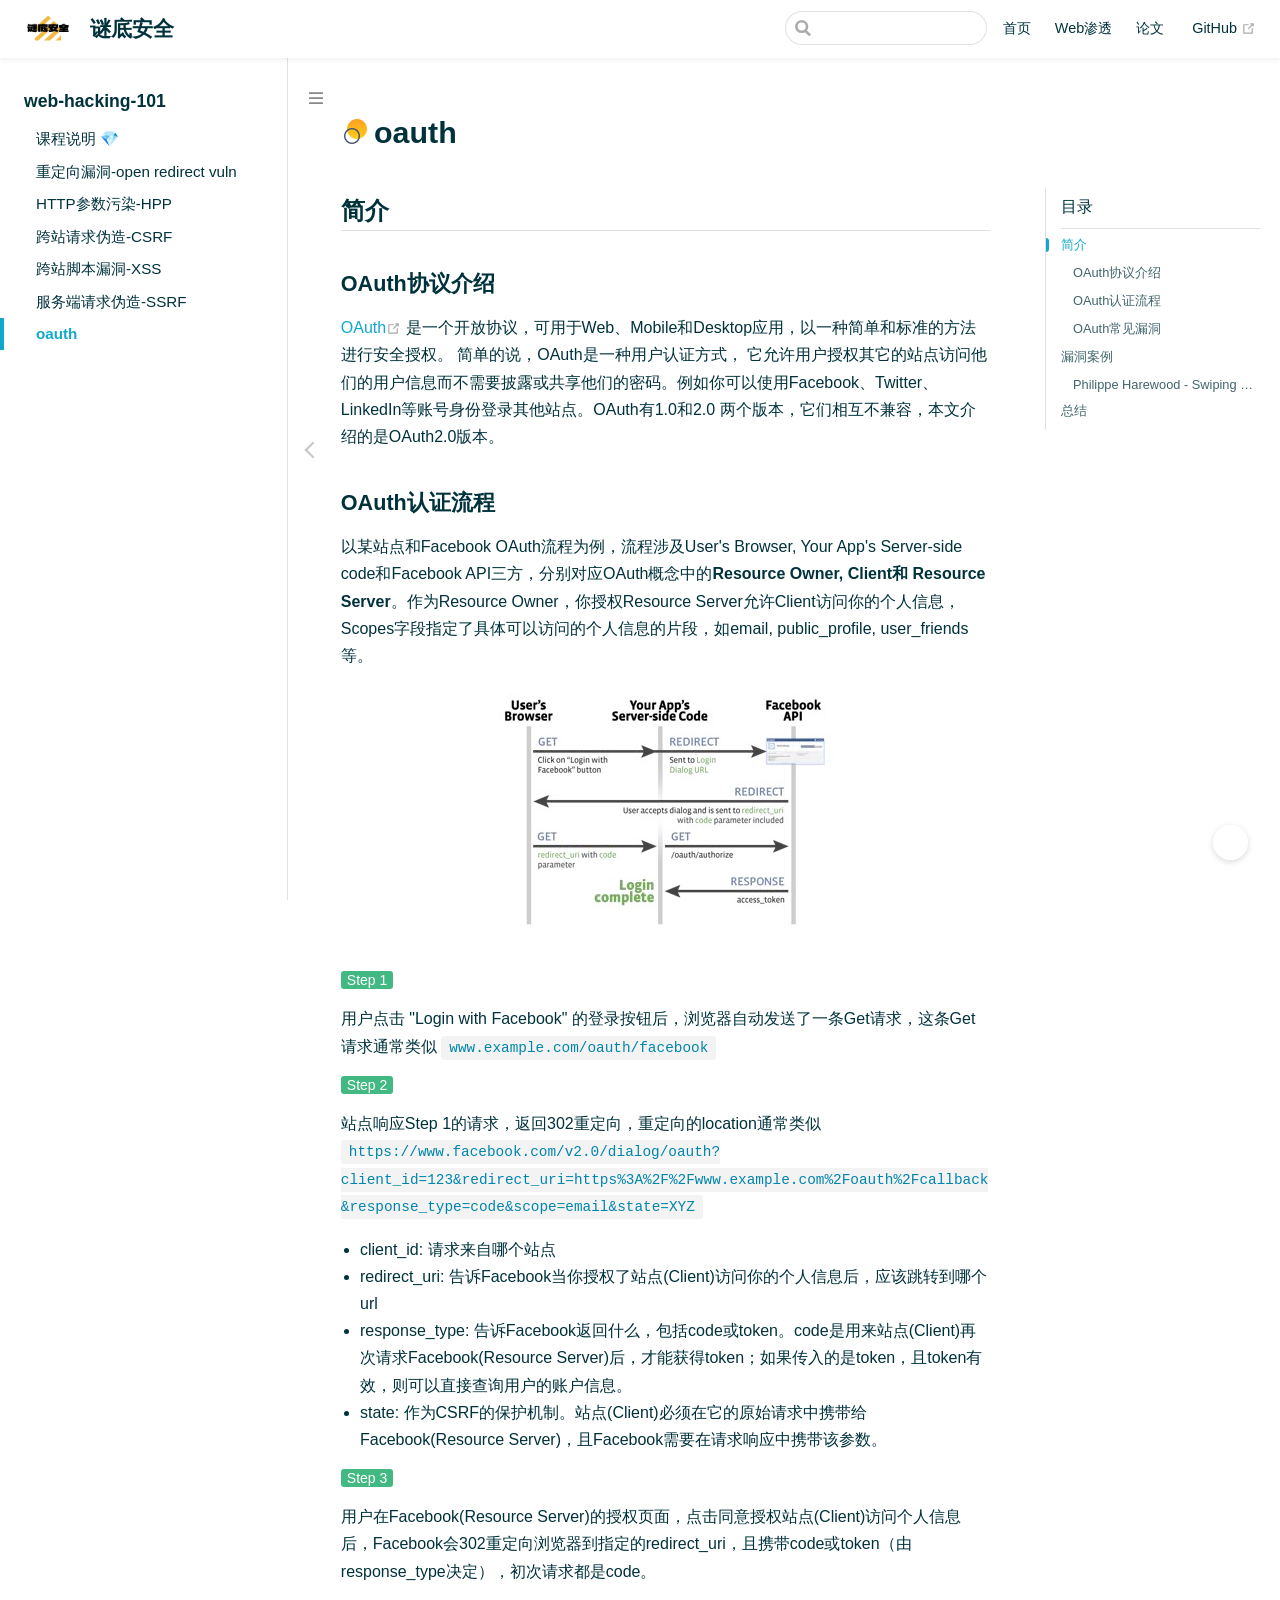
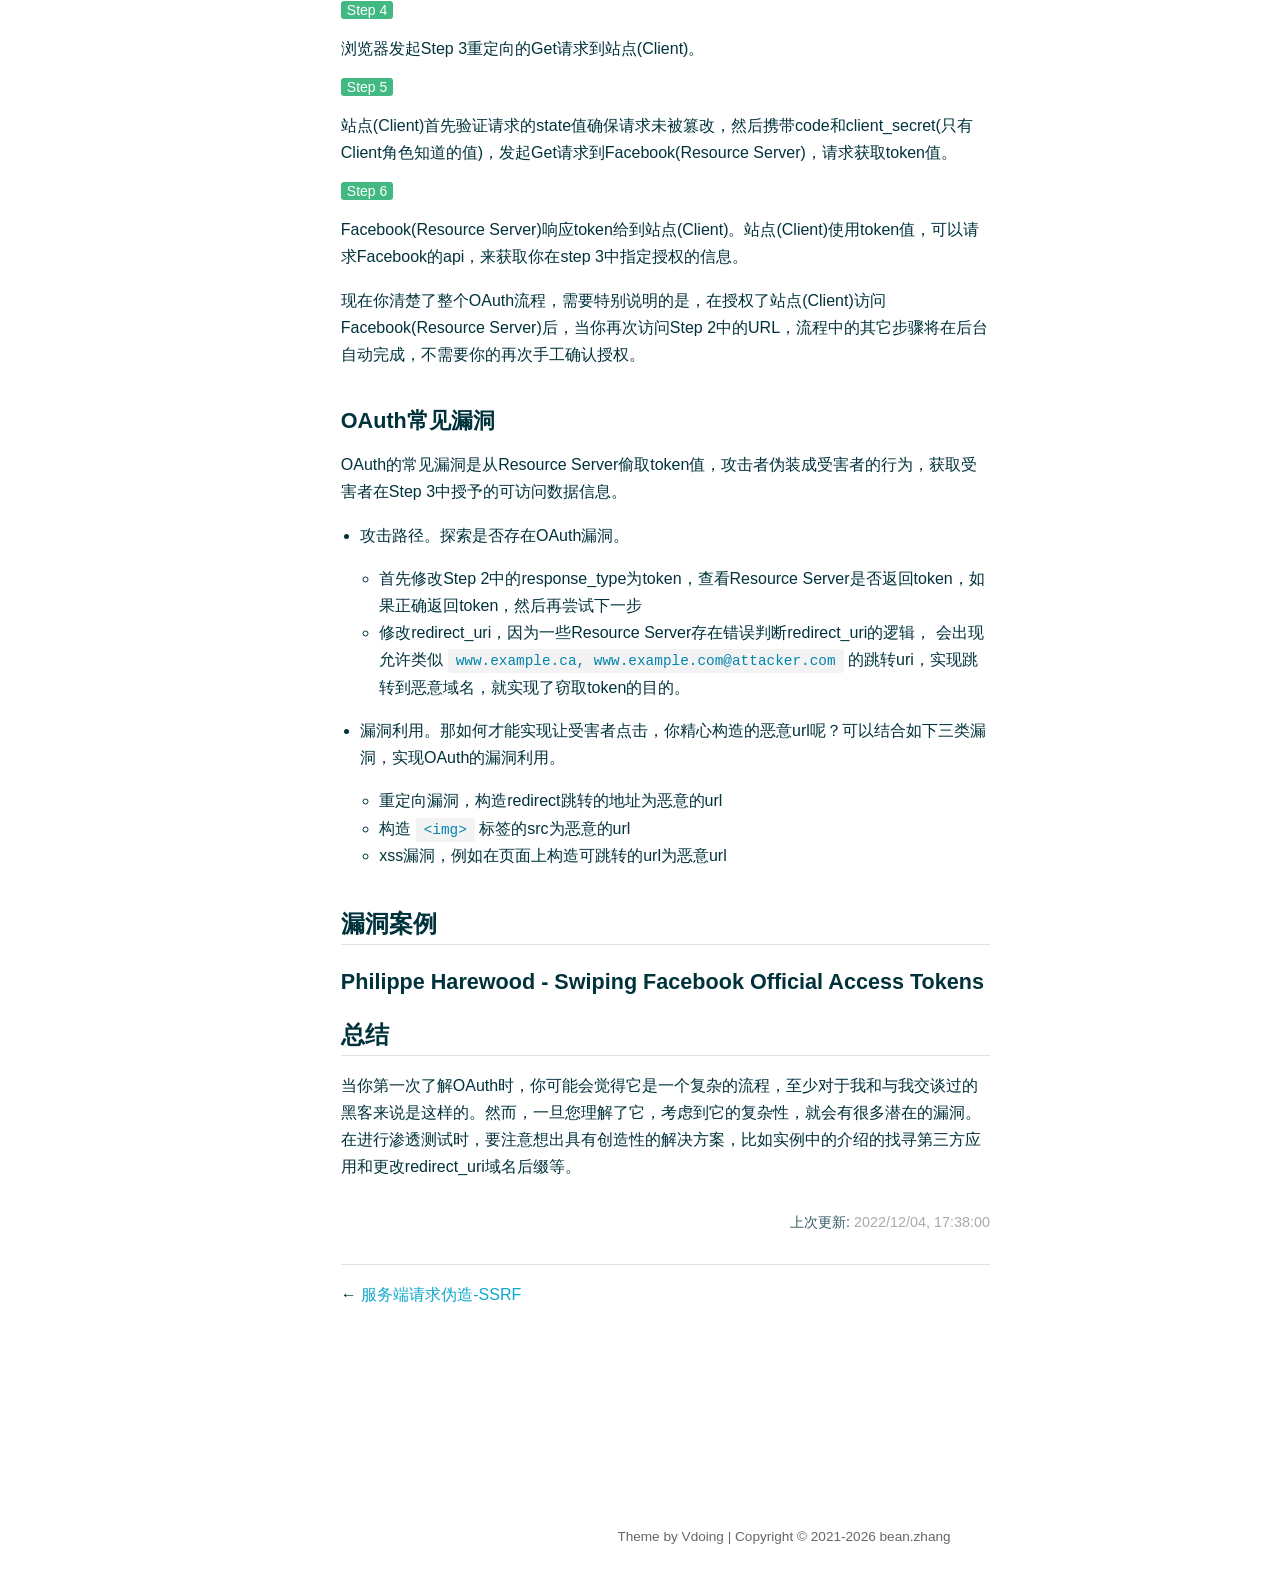
<file: pages/70c3c7/index.html>
<!DOCTYPE html>
<html lang="en-US">
  <head>
    <meta charset="utf-8">
    <meta name="viewport" content="width=device-width,initial-scale=1">
    <title>oauth | 谜底安全</title>
    <meta name="generator" content="VuePress 1.9.2">
    <link rel="icon" href="/img/favicon.ico">
    <meta name="description" content="探索软件安全与软件质量的本源问题">
    <meta name="keywords" content="SDL,Web渗透,二进制安全,云原生安全,自动化,JMeter">
    <meta name="theme-color" content="#11a8cd">
    
    <link rel="preload" href="/assets/css/0.styles.a29a3543.css" as="style"><link rel="preload" href="/assets/js/app.e5755f4f.js" as="script"><link rel="preload" href="/assets/js/2.d9fc89a3.js" as="script"><link rel="preload" href="/assets/js/11.2e731fd1.js" as="script"><link rel="preload" href="/assets/js/3.1a0a88f2.js" as="script"><link rel="prefetch" href="/assets/js/10.6377f898.js"><link rel="prefetch" href="/assets/js/12.df77ecd8.js"><link rel="prefetch" href="/assets/js/13.39b4f5b7.js"><link rel="prefetch" href="/assets/js/14.f766a982.js"><link rel="prefetch" href="/assets/js/4.5c2c7e27.js"><link rel="prefetch" href="/assets/js/5.570bb12d.js"><link rel="prefetch" href="/assets/js/6.4d827518.js"><link rel="prefetch" href="/assets/js/7.c9a6d5dc.js"><link rel="prefetch" href="/assets/js/8.23bc4d75.js"><link rel="prefetch" href="/assets/js/9.0f758aa7.js">
    <link rel="stylesheet" href="/assets/css/0.styles.a29a3543.css">
  </head>
  <body class="theme-mode-light">
    <div id="app" data-server-rendered="true"><div class="theme-container sidebar-open have-rightmenu"><header class="navbar blur"><div title="目录" class="sidebar-button"><svg xmlns="http://www.w3.org/2000/svg" aria-hidden="true" role="img" viewBox="0 0 448 512" class="icon"><path fill="currentColor" d="M436 124H12c-6.627 0-12-5.373-12-12V80c0-6.627 5.373-12 12-12h424c6.627 0 12 5.373 12 12v32c0 6.627-5.373 12-12 12zm0 160H12c-6.627 0-12-5.373-12-12v-32c0-6.627 5.373-12 12-12h424c6.627 0 12 5.373 12 12v32c0 6.627-5.373 12-12 12zm0 160H12c-6.627 0-12-5.373-12-12v-32c0-6.627 5.373-12 12-12h424c6.627 0 12 5.373 12 12v32c0 6.627-5.373 12-12 12z"></path></svg></div> <a href="/" class="home-link router-link-active"><img src="/img/logo.png" alt="谜底安全" class="logo"> <span class="site-name can-hide">谜底安全</span></a> <div class="links"><div class="search-box"><input aria-label="Search" autocomplete="off" spellcheck="false" value=""> <!----></div> <nav class="nav-links can-hide"><div class="nav-item"><a href="/" class="nav-link">首页</a></div><div class="nav-item"><a href="/pages/b66292/" class="nav-link">Web渗透</a></div><div class="nav-item"><a href="/pages/8df1d6/" class="nav-link">论文</a></div> <a href="https://github.com/zhlu32" target="_blank" rel="noopener noreferrer" class="repo-link">
    GitHub
    <span><svg xmlns="http://www.w3.org/2000/svg" aria-hidden="true" focusable="false" x="0px" y="0px" viewBox="0 0 100 100" width="15" height="15" class="icon outbound"><path fill="currentColor" d="M18.8,85.1h56l0,0c2.2,0,4-1.8,4-4v-32h-8v28h-48v-48h28v-8h-32l0,0c-2.2,0-4,1.8-4,4v56C14.8,83.3,16.6,85.1,18.8,85.1z"></path> <polygon fill="currentColor" points="45.7,48.7 51.3,54.3 77.2,28.5 77.2,37.2 85.2,37.2 85.2,14.9 62.8,14.9 62.8,22.9 71.5,22.9"></polygon></svg> <span class="sr-only">(opens new window)</span></span></a></nav></div></header> <div class="sidebar-mask"></div> <div class="sidebar-hover-trigger"></div> <aside class="sidebar" style="display:none;"><!----> <nav class="nav-links"><div class="nav-item"><a href="/" class="nav-link">首页</a></div><div class="nav-item"><a href="/pages/b66292/" class="nav-link">Web渗透</a></div><div class="nav-item"><a href="/pages/8df1d6/" class="nav-link">论文</a></div> <a href="https://github.com/zhlu32" target="_blank" rel="noopener noreferrer" class="repo-link">
    GitHub
    <span><svg xmlns="http://www.w3.org/2000/svg" aria-hidden="true" focusable="false" x="0px" y="0px" viewBox="0 0 100 100" width="15" height="15" class="icon outbound"><path fill="currentColor" d="M18.8,85.1h56l0,0c2.2,0,4-1.8,4-4v-32h-8v28h-48v-48h28v-8h-32l0,0c-2.2,0-4,1.8-4,4v56C14.8,83.3,16.6,85.1,18.8,85.1z"></path> <polygon fill="currentColor" points="45.7,48.7 51.3,54.3 77.2,28.5 77.2,37.2 85.2,37.2 85.2,14.9 62.8,14.9 62.8,22.9 71.5,22.9"></polygon></svg> <span class="sr-only">(opens new window)</span></span></a></nav>  <ul class="sidebar-links"><li><section class="sidebar-group depth-0"><p class="sidebar-heading open"><span>web-hacking-101</span> <!----></p> <ul class="sidebar-links sidebar-group-items"><li><a href="/pages/b66292/" class="sidebar-link">课程说明 💎</a></li><li><a href="/pages/92d616/" class="sidebar-link">重定向漏洞-open redirect vuln</a></li><li><a href="/pages/ecf8d8/" class="sidebar-link">HTTP参数污染-HPP</a></li><li><a href="/pages/517fc0/" class="sidebar-link">跨站请求伪造-CSRF</a></li><li><a href="/pages/c27ab4/" class="sidebar-link">跨站脚本漏洞-XSS</a></li><li><a href="/pages/a93b57/" class="sidebar-link">服务端请求伪造-SSRF</a></li><li><a href="/pages/70c3c7/" aria-current="page" class="active sidebar-link">oauth</a><ul class="sidebar-sub-headers"><li class="sidebar-sub-header level2"><a href="/pages/70c3c7/#简介" class="sidebar-link">简介</a><ul class="sidebar-sub-headers"><li class="sidebar-sub-header level3"><a href="/pages/70c3c7/#oauth协议介绍" class="sidebar-link">OAuth协议介绍</a></li><li class="sidebar-sub-header level3"><a href="/pages/70c3c7/#oauth认证流程" class="sidebar-link">OAuth认证流程</a></li><li class="sidebar-sub-header level3"><a href="/pages/70c3c7/#oauth常见漏洞" class="sidebar-link">OAuth常见漏洞</a></li></ul></li><li class="sidebar-sub-header level2"><a href="/pages/70c3c7/#漏洞案例" class="sidebar-link">漏洞案例</a><ul class="sidebar-sub-headers"><li class="sidebar-sub-header level3"><a href="/pages/70c3c7/#philippe-harewood-swiping-facebook-official-access-tokens" class="sidebar-link">Philippe Harewood - Swiping Facebook Official Access Tokens</a></li></ul></li><li class="sidebar-sub-header level2"><a href="/pages/70c3c7/#总结" class="sidebar-link">总结</a></li></ul></li></ul></section></li></ul> </aside> <div><main class="page"><div class="theme-vdoing-wrapper "><div class="placeholder"></div> <!----> <div class="content-wrapper"><div class="right-menu-wrapper"><div class="right-menu-margin"><div class="right-menu-title">目录</div> <div class="right-menu-content"></div></div></div> <h1><img src="[data-uri]">oauth<!----></h1> <!----> <div class="theme-vdoing-content content__default"><h2 id="简介"><a href="#简介" class="header-anchor">#</a> 简介</h2> <h3 id="oauth协议介绍"><a href="#oauth协议介绍" class="header-anchor">#</a> OAuth协议介绍</h3> <p><a href="https://oauth.net/" target="_blank" rel="noopener noreferrer">OAuth<span><svg xmlns="http://www.w3.org/2000/svg" aria-hidden="true" focusable="false" x="0px" y="0px" viewBox="0 0 100 100" width="15" height="15" class="icon outbound"><path fill="currentColor" d="M18.8,85.1h56l0,0c2.2,0,4-1.8,4-4v-32h-8v28h-48v-48h28v-8h-32l0,0c-2.2,0-4,1.8-4,4v56C14.8,83.3,16.6,85.1,18.8,85.1z"></path> <polygon fill="currentColor" points="45.7,48.7 51.3,54.3 77.2,28.5 77.2,37.2 85.2,37.2 85.2,14.9 62.8,14.9 62.8,22.9 71.5,22.9"></polygon></svg> <span class="sr-only">(opens new window)</span></span></a> 是一个开放协议，可用于Web、Mobile和Desktop应用，以一种简单和标准的方法进行安全授权。 简单的说，OAuth是一种用户认证方式，
它允许用户授权其它的站点访问他们的用户信息而不需要披露或共享他们的密码。例如你可以使用Facebook、Twitter、LinkedIn等账号身份登录其他站点。OAuth有1.0和2.0
两个版本，它们相互不兼容，本文介绍的是OAuth2.0版本。</p> <h3 id="oauth认证流程"><a href="#oauth认证流程" class="header-anchor">#</a> OAuth认证流程</h3> <p>以某站点和Facebook OAuth流程为例，流程涉及User's Browser, Your App's Server-side code和Facebook API三方，分别对应OAuth概念中的<strong>Resource Owner, Client和
Resource Server</strong>。作为Resource Owner，你授权Resource Server允许Client访问你的个人信息，Scopes字段指定了具体可以访问的个人信息的片段，如email, public_profile,
user_friends等。</p> <div class="center-container"><p><img src="/img/web-hacking-101/oauth-flow.jpg" alt="Facebook OAuth Process"></p></div><span class="badge tip" style="vertical-align:top;" data-v-d5affa18>Step 1</span> <p>用户点击 &quot;Login with Facebook&quot; 的登录按钮后，浏览器自动发送了一条Get请求，这条Get请求通常类似 <code>www.example.com/oauth/facebook</code></p> <span class="badge tip" style="vertical-align:top;" data-v-d5affa18>Step 2</span> <p>站点响应Step 1的请求，返回302重定向，重定向的location通常类似 <code>https://www.facebook.com/v2.0/dialog/oauth?client_id=123&amp;redirect_uri=https%3A%2F%2Fwww.example.com%2Foauth%2Fcallback&amp;response_type=code&amp;scope=email&amp;state=XYZ</code></p> <ul><li>client_id: 请求来自哪个站点</li> <li>redirect_uri: 告诉Facebook当你授权了站点(Client)访问你的个人信息后，应该跳转到哪个url</li> <li>response_type: 告诉Facebook返回什么，包括code或token。code是用来站点(Client)再次请求Facebook(Resource Server)后，才能获得token；如果传入的是token，且token有效，则可以直接查询用户的账户信息。</li> <li>state: 作为CSRF的保护机制。站点(Client)必须在它的原始请求中携带给Facebook(Resource Server)，且Facebook需要在请求响应中携带该参数。</li></ul> <span class="badge tip" style="vertical-align:top;" data-v-d5affa18>Step 3</span> <p>用户在Facebook(Resource Server)的授权页面，点击同意授权站点(Client)访问个人信息后，Facebook会302重定向浏览器到指定的redirect_uri，且携带code或token（由response_type决定），初次请求都是code。</p> <span class="badge tip" style="vertical-align:top;" data-v-d5affa18>Step 4</span> <p>浏览器发起Step 3重定向的Get请求到站点(Client)。</p> <span class="badge tip" style="vertical-align:top;" data-v-d5affa18>Step 5</span> <p>站点(Client)首先验证请求的state值确保请求未被篡改，然后携带code和client_secret(只有Client角色知道的值)，发起Get请求到Facebook(Resource Server)，请求获取token值。</p> <span class="badge tip" style="vertical-align:top;" data-v-d5affa18>Step 6</span> <p>Facebook(Resource Server)响应token给到站点(Client)。站点(Client)使用token值，可以请求Facebook的api，来获取你在step 3中指定授权的信息。</p> <p>现在你清楚了整个OAuth流程，需要特别说明的是，在授权了站点(Client)访问Facebook(Resource Server)后，当你再次访问Step 2中的URL，流程中的其它步骤将在后台自动完成，不需要你的再次手工确认授权。</p> <h3 id="oauth常见漏洞"><a href="#oauth常见漏洞" class="header-anchor">#</a> OAuth常见漏洞</h3> <p>OAuth的常见漏洞是从Resource Server偷取token值，攻击者伪装成受害者的行为，获取受害者在Step 3中授予的可访问数据信息。</p> <ul><li><p>攻击路径。探索是否存在OAuth漏洞。</p> <ul><li>首先修改Step 2中的response_type为token，查看Resource Server是否返回token，如果正确返回token，然后再尝试下一步</li> <li>修改redirect_uri，因为一些Resource Server存在错误判断redirect_uri的逻辑， 会出现允许类似 <code>www.example.ca, www.example.com@attacker.com</code> 的跳转uri，实现跳转到恶意域名，就实现了窃取token的目的。</li></ul></li> <li><p>漏洞利用。那如何才能实现让受害者点击，你精心构造的恶意url呢？可以结合如下三类漏洞，实现OAuth的漏洞利用。</p> <ul><li>重定向漏洞，构造redirect跳转的地址为恶意的url</li> <li>构造 <code>&lt;img&gt;</code> 标签的src为恶意的url</li> <li>xss漏洞，例如在页面上构造可跳转的url为恶意url</li></ul></li></ul> <h2 id="漏洞案例"><a href="#漏洞案例" class="header-anchor">#</a> 漏洞案例</h2> <h3 id="philippe-harewood-swiping-facebook-official-access-tokens"><a href="#philippe-harewood-swiping-facebook-official-access-tokens" class="header-anchor">#</a> Philippe Harewood - Swiping Facebook Official Access Tokens</h3> <h2 id="总结"><a href="#总结" class="header-anchor">#</a> 总结</h2> <p>当你第一次了解OAuth时，你可能会觉得它是一个复杂的流程，至少对于我和与我交谈过的黑客来说是这样的。然而，一旦您理解了它，考虑到它的复杂性，就会有很多潜在的漏洞。
在进行渗透测试时，要注意想出具有创造性的解决方案，比如实例中的介绍的找寻第三方应用和更改redirect_uri域名后缀等。</p></div></div> <!----> <div class="page-edit"><!----> <!----> <div class="last-updated"><span class="prefix">上次更新:</span> <span class="time">2022/12/04, 17:38:00</span></div></div> <div class="page-nav-wapper"><div class="page-nav-centre-wrap"><a href="/pages/a93b57/" class="page-nav-centre page-nav-centre-prev"><div class="tooltip">服务端请求伪造-SSRF</div></a> <!----></div> <div class="page-nav"><p class="inner"><span class="prev">
        ←
        <a href="/pages/a93b57/" class="prev">服务端请求伪造-SSRF</a></span> <!----></p></div></div></div> <!----></main></div> <div class="footer"><div class="icons"><a href="mailto:zhlu32@126.com" title="发邮件" target="_blank" class="iconfont icon-youjian"></a><a href="https://github.com/zhlu32" title="GitHub" target="_blank" class="iconfont icon-github"></a></div> 
  Theme by
  <a href="https://github.com/xugaoyi/vuepress-theme-vdoing" target="_blank" title="本站主题">Vdoing</a> 
    | Copyright © 2021-2022
    <span>bean.zhang</span></div> <div class="buttons"><div title="返回顶部" class="button blur go-to-top iconfont icon-fanhuidingbu" style="display:none;"></div> <div title="去评论" class="button blur go-to-comment iconfont icon-pinglun" style="display:none;"></div> <div title="主题模式" class="button blur theme-mode-but iconfont icon-zhuti"><ul class="select-box" style="display:none;"><li class="iconfont icon-zidong">
          跟随系统
        </li><li class="iconfont icon-rijianmoshi">
          浅色模式
        </li><li class="iconfont icon-yejianmoshi">
          深色模式
        </li><li class="iconfont icon-yuedu">
          阅读模式
        </li></ul></div></div> <!----> <!----> <!----></div><div class="global-ui"></div></div>
    <script src="/assets/js/app.e5755f4f.js" defer></script><script src="/assets/js/2.d9fc89a3.js" defer></script><script src="/assets/js/11.2e731fd1.js" defer></script><script src="/assets/js/3.1a0a88f2.js" defer></script>
  </body>
</html>
</file>
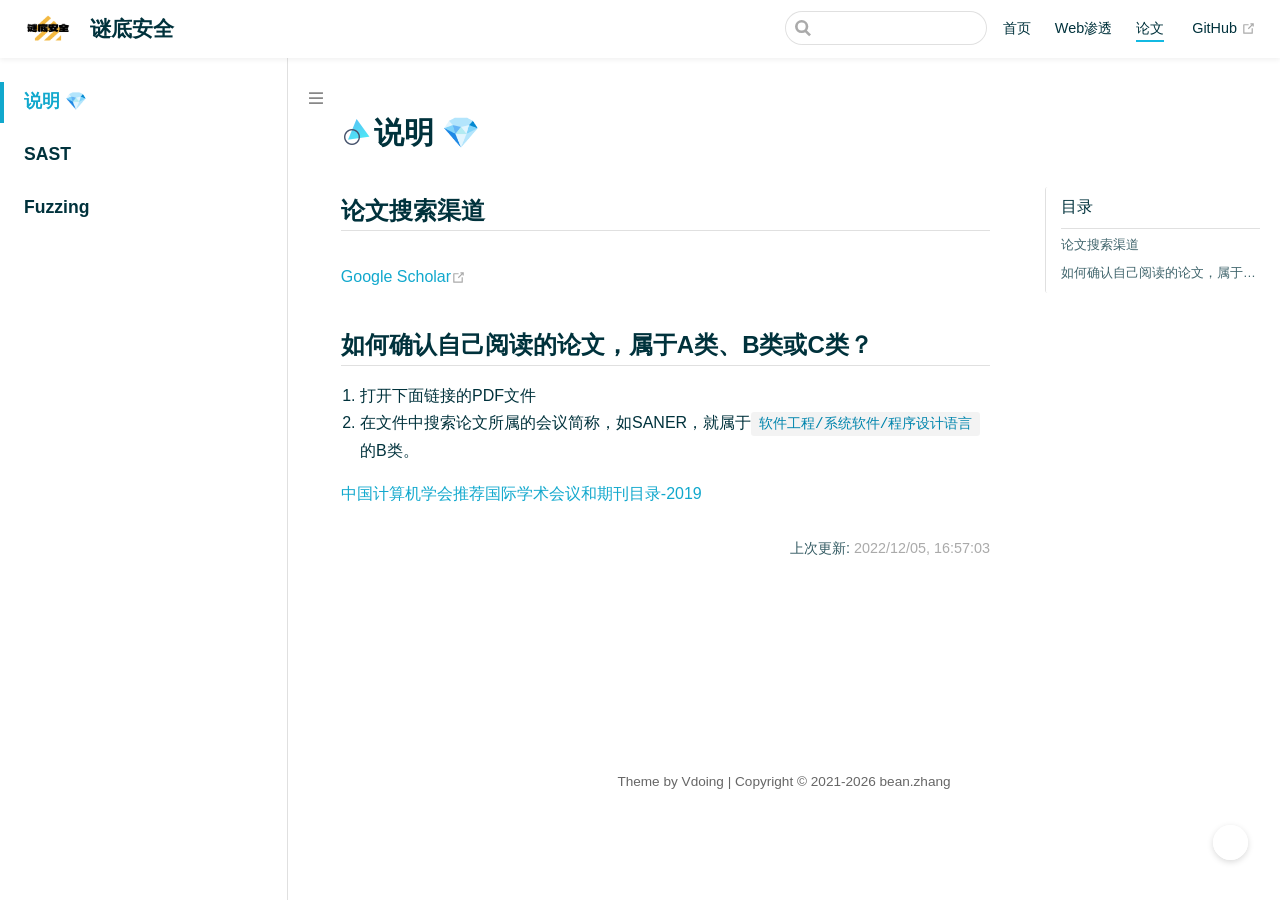
<file: pages/8df1d6/index.html>
<!DOCTYPE html>
<html lang="en-US">
  <head>
    <meta charset="utf-8">
    <meta name="viewport" content="width=device-width,initial-scale=1">
    <title>说明 💎 | 谜底安全</title>
    <meta name="generator" content="VuePress 1.9.2">
    <link rel="icon" href="/img/favicon.ico">
    <meta name="description" content="探索软件安全与软件质量的本源问题">
    <meta name="keywords" content="SDL,Web渗透,二进制安全,云原生安全,自动化,JMeter">
    <meta name="theme-color" content="#11a8cd">
    
    <link rel="preload" href="/assets/css/0.styles.a29a3543.css" as="style"><link rel="preload" href="/assets/js/app.e5755f4f.js" as="script"><link rel="preload" href="/assets/js/2.d9fc89a3.js" as="script"><link rel="preload" href="/assets/js/12.df77ecd8.js" as="script"><link rel="prefetch" href="/assets/js/10.6377f898.js"><link rel="prefetch" href="/assets/js/11.2e731fd1.js"><link rel="prefetch" href="/assets/js/13.39b4f5b7.js"><link rel="prefetch" href="/assets/js/14.f766a982.js"><link rel="prefetch" href="/assets/js/3.1a0a88f2.js"><link rel="prefetch" href="/assets/js/4.5c2c7e27.js"><link rel="prefetch" href="/assets/js/5.570bb12d.js"><link rel="prefetch" href="/assets/js/6.4d827518.js"><link rel="prefetch" href="/assets/js/7.c9a6d5dc.js"><link rel="prefetch" href="/assets/js/8.23bc4d75.js"><link rel="prefetch" href="/assets/js/9.0f758aa7.js">
    <link rel="stylesheet" href="/assets/css/0.styles.a29a3543.css">
  </head>
  <body class="theme-mode-light">
    <div id="app" data-server-rendered="true"><div class="theme-container sidebar-open have-rightmenu"><header class="navbar blur"><div title="目录" class="sidebar-button"><svg xmlns="http://www.w3.org/2000/svg" aria-hidden="true" role="img" viewBox="0 0 448 512" class="icon"><path fill="currentColor" d="M436 124H12c-6.627 0-12-5.373-12-12V80c0-6.627 5.373-12 12-12h424c6.627 0 12 5.373 12 12v32c0 6.627-5.373 12-12 12zm0 160H12c-6.627 0-12-5.373-12-12v-32c0-6.627 5.373-12 12-12h424c6.627 0 12 5.373 12 12v32c0 6.627-5.373 12-12 12zm0 160H12c-6.627 0-12-5.373-12-12v-32c0-6.627 5.373-12 12-12h424c6.627 0 12 5.373 12 12v32c0 6.627-5.373 12-12 12z"></path></svg></div> <a href="/" class="home-link router-link-active"><img src="/img/logo.png" alt="谜底安全" class="logo"> <span class="site-name can-hide">谜底安全</span></a> <div class="links"><div class="search-box"><input aria-label="Search" autocomplete="off" spellcheck="false" value=""> <!----></div> <nav class="nav-links can-hide"><div class="nav-item"><a href="/" class="nav-link">首页</a></div><div class="nav-item"><a href="/pages/b66292/" class="nav-link">Web渗透</a></div><div class="nav-item"><a href="/pages/8df1d6/" aria-current="page" class="nav-link router-link-exact-active router-link-active">论文</a></div> <a href="https://github.com/zhlu32" target="_blank" rel="noopener noreferrer" class="repo-link">
    GitHub
    <span><svg xmlns="http://www.w3.org/2000/svg" aria-hidden="true" focusable="false" x="0px" y="0px" viewBox="0 0 100 100" width="15" height="15" class="icon outbound"><path fill="currentColor" d="M18.8,85.1h56l0,0c2.2,0,4-1.8,4-4v-32h-8v28h-48v-48h28v-8h-32l0,0c-2.2,0-4,1.8-4,4v56C14.8,83.3,16.6,85.1,18.8,85.1z"></path> <polygon fill="currentColor" points="45.7,48.7 51.3,54.3 77.2,28.5 77.2,37.2 85.2,37.2 85.2,14.9 62.8,14.9 62.8,22.9 71.5,22.9"></polygon></svg> <span class="sr-only">(opens new window)</span></span></a></nav></div></header> <div class="sidebar-mask"></div> <div class="sidebar-hover-trigger"></div> <aside class="sidebar" style="display:none;"><!----> <nav class="nav-links"><div class="nav-item"><a href="/" class="nav-link">首页</a></div><div class="nav-item"><a href="/pages/b66292/" class="nav-link">Web渗透</a></div><div class="nav-item"><a href="/pages/8df1d6/" aria-current="page" class="nav-link router-link-exact-active router-link-active">论文</a></div> <a href="https://github.com/zhlu32" target="_blank" rel="noopener noreferrer" class="repo-link">
    GitHub
    <span><svg xmlns="http://www.w3.org/2000/svg" aria-hidden="true" focusable="false" x="0px" y="0px" viewBox="0 0 100 100" width="15" height="15" class="icon outbound"><path fill="currentColor" d="M18.8,85.1h56l0,0c2.2,0,4-1.8,4-4v-32h-8v28h-48v-48h28v-8h-32l0,0c-2.2,0-4,1.8-4,4v56C14.8,83.3,16.6,85.1,18.8,85.1z"></path> <polygon fill="currentColor" points="45.7,48.7 51.3,54.3 77.2,28.5 77.2,37.2 85.2,37.2 85.2,14.9 62.8,14.9 62.8,22.9 71.5,22.9"></polygon></svg> <span class="sr-only">(opens new window)</span></span></a></nav>  <ul class="sidebar-links"><li><a href="/pages/8df1d6/" aria-current="page" class="active sidebar-link">说明 💎</a><ul class="sidebar-sub-headers"><li class="sidebar-sub-header level2"><a href="/pages/8df1d6/#论文搜索渠道" class="sidebar-link">论文搜索渠道</a></li><li class="sidebar-sub-header level2"><a href="/pages/8df1d6/#如何确认自己阅读的论文-属于a类、b类或c类" class="sidebar-link">如何确认自己阅读的论文，属于A类、B类或C类？</a></li></ul></li><li><section class="sidebar-group depth-0"><p class="sidebar-heading"><span>SAST</span> <!----></p> <!----></section></li><li><section class="sidebar-group depth-0"><p class="sidebar-heading"><span>Fuzzing</span> <!----></p> <!----></section></li></ul> </aside> <div><main class="page"><div class="theme-vdoing-wrapper "><div class="placeholder"></div> <!----> <div class="content-wrapper"><div class="right-menu-wrapper"><div class="right-menu-margin"><div class="right-menu-title">目录</div> <div class="right-menu-content"></div></div></div> <h1><img src="[data-uri]">说明 💎<!----></h1> <!----> <div class="theme-vdoing-content content__default"><h2 id="论文搜索渠道"><a href="#论文搜索渠道" class="header-anchor">#</a> 论文搜索渠道</h2> <p><a href="https://scholar.google.com/" target="_blank" rel="noopener noreferrer">Google Scholar<span><svg xmlns="http://www.w3.org/2000/svg" aria-hidden="true" focusable="false" x="0px" y="0px" viewBox="0 0 100 100" width="15" height="15" class="icon outbound"><path fill="currentColor" d="M18.8,85.1h56l0,0c2.2,0,4-1.8,4-4v-32h-8v28h-48v-48h28v-8h-32l0,0c-2.2,0-4,1.8-4,4v56C14.8,83.3,16.6,85.1,18.8,85.1z"></path> <polygon fill="currentColor" points="45.7,48.7 51.3,54.3 77.2,28.5 77.2,37.2 85.2,37.2 85.2,14.9 62.8,14.9 62.8,22.9 71.5,22.9"></polygon></svg> <span class="sr-only">(opens new window)</span></span></a></p> <h2 id="如何确认自己阅读的论文-属于a类、b类或c类"><a href="#如何确认自己阅读的论文-属于a类、b类或c类" class="header-anchor">#</a> 如何确认自己阅读的论文，属于A类、B类或C类？</h2> <ol><li>打开下面链接的PDF文件</li> <li>在文件中搜索论文所属的会议简称，如SANER，就属于<code>软件工程/系统软件/程序设计语言</code>的B类。</li></ol> <p><a href="/file/paper/%E4%B8%AD%E5%9B%BD%E8%AE%A1%E7%AE%97%E6%9C%BA%E5%AD%A6%E4%BC%9A%E6%8E%A8%E8%8D%90%E5%9B%BD%E9%99%85%E5%AD%A6%E6%9C%AF%E4%BC%9A%E8%AE%AE%E5%92%8C%E6%9C%9F%E5%88%8A%E7%9B%AE%E5%BD%95-2019.pdf">中国计算机学会推荐国际学术会议和期刊目录-2019</a></p></div></div> <!----> <div class="page-edit"><!----> <!----> <div class="last-updated"><span class="prefix">上次更新:</span> <span class="time">2022/12/05, 16:57:03</span></div></div> <div class="page-nav-wapper"><!----> <!----></div></div> <!----></main></div> <div class="footer"><div class="icons"><a href="mailto:zhlu32@126.com" title="发邮件" target="_blank" class="iconfont icon-youjian"></a><a href="https://github.com/zhlu32" title="GitHub" target="_blank" class="iconfont icon-github"></a></div> 
  Theme by
  <a href="https://github.com/xugaoyi/vuepress-theme-vdoing" target="_blank" title="本站主题">Vdoing</a> 
    | Copyright © 2021-2022
    <span>bean.zhang</span></div> <div class="buttons"><div title="返回顶部" class="button blur go-to-top iconfont icon-fanhuidingbu" style="display:none;"></div> <div title="去评论" class="button blur go-to-comment iconfont icon-pinglun" style="display:none;"></div> <div title="主题模式" class="button blur theme-mode-but iconfont icon-zhuti"><ul class="select-box" style="display:none;"><li class="iconfont icon-zidong">
          跟随系统
        </li><li class="iconfont icon-rijianmoshi">
          浅色模式
        </li><li class="iconfont icon-yejianmoshi">
          深色模式
        </li><li class="iconfont icon-yuedu">
          阅读模式
        </li></ul></div></div> <!----> <!----> <!----></div><div class="global-ui"></div></div>
    <script src="/assets/js/app.e5755f4f.js" defer></script><script src="/assets/js/2.d9fc89a3.js" defer></script><script src="/assets/js/12.df77ecd8.js" defer></script>
  </body>
</html>
</file>
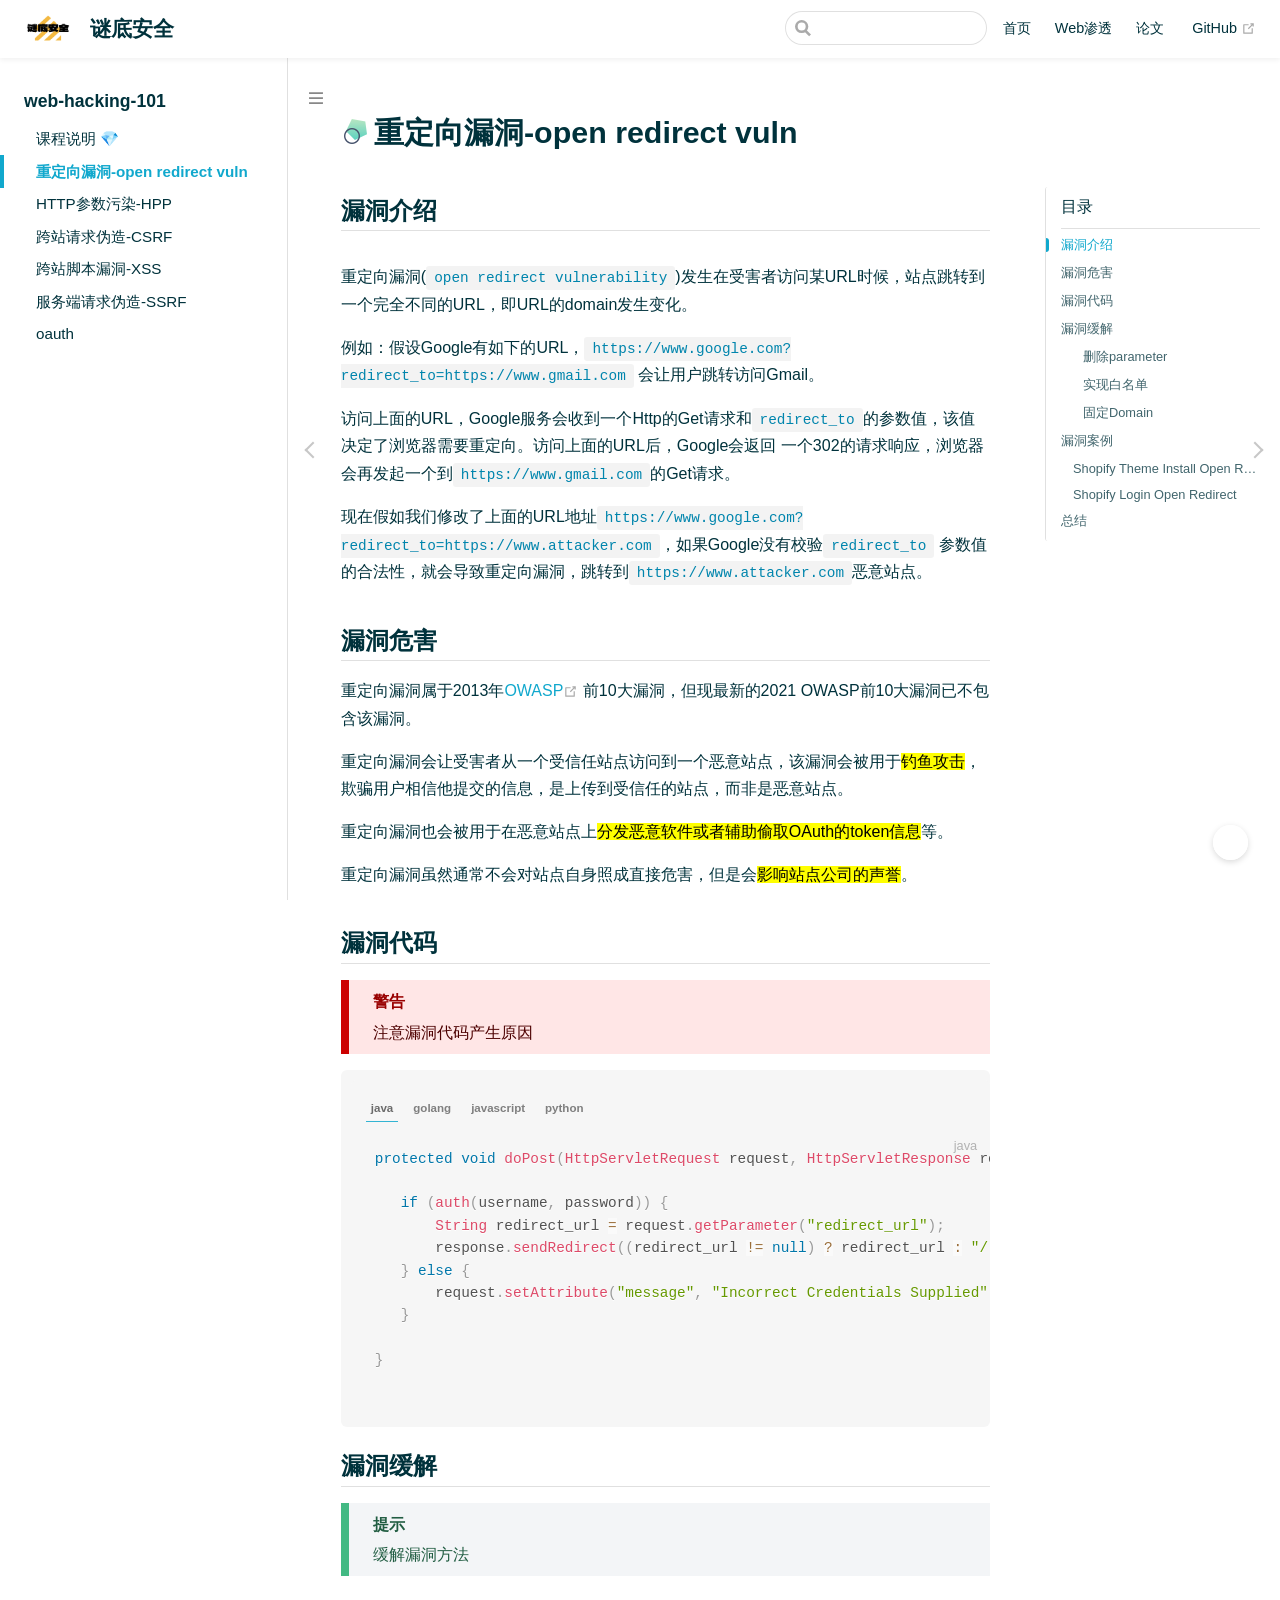
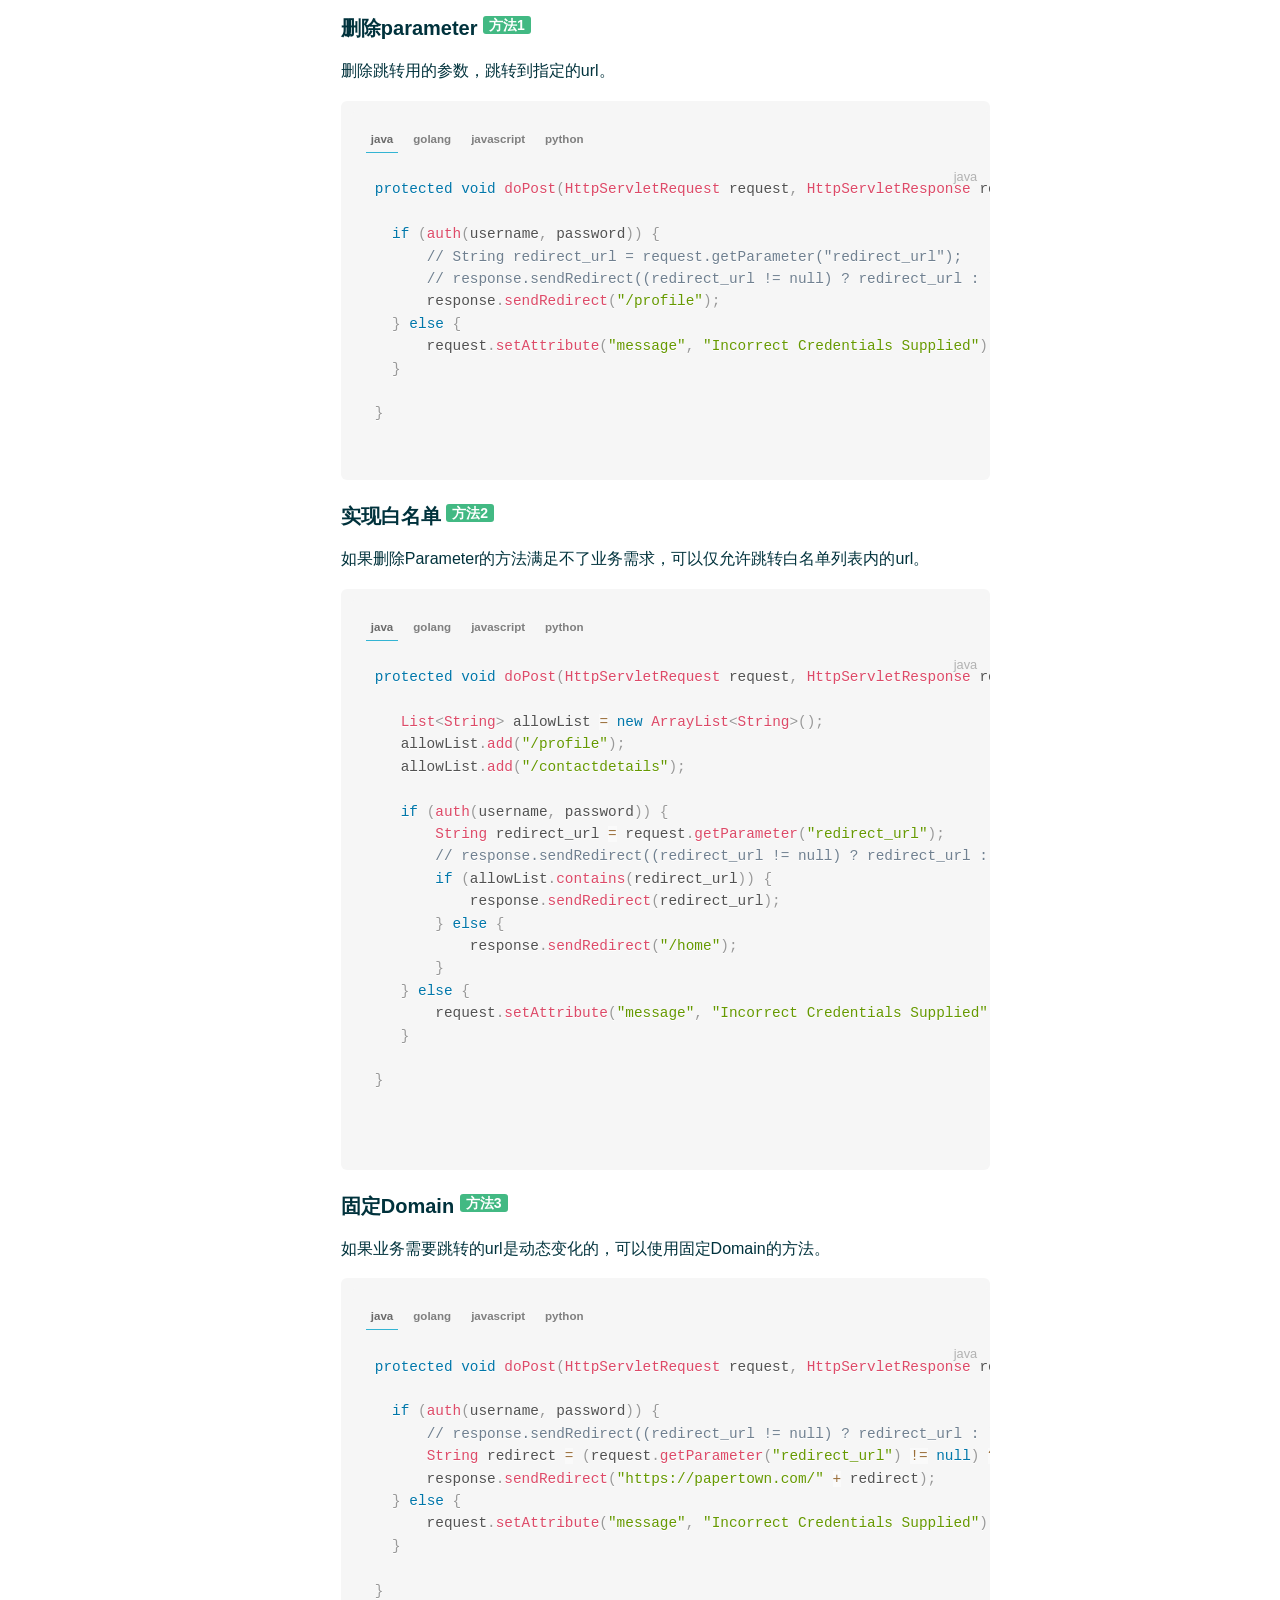
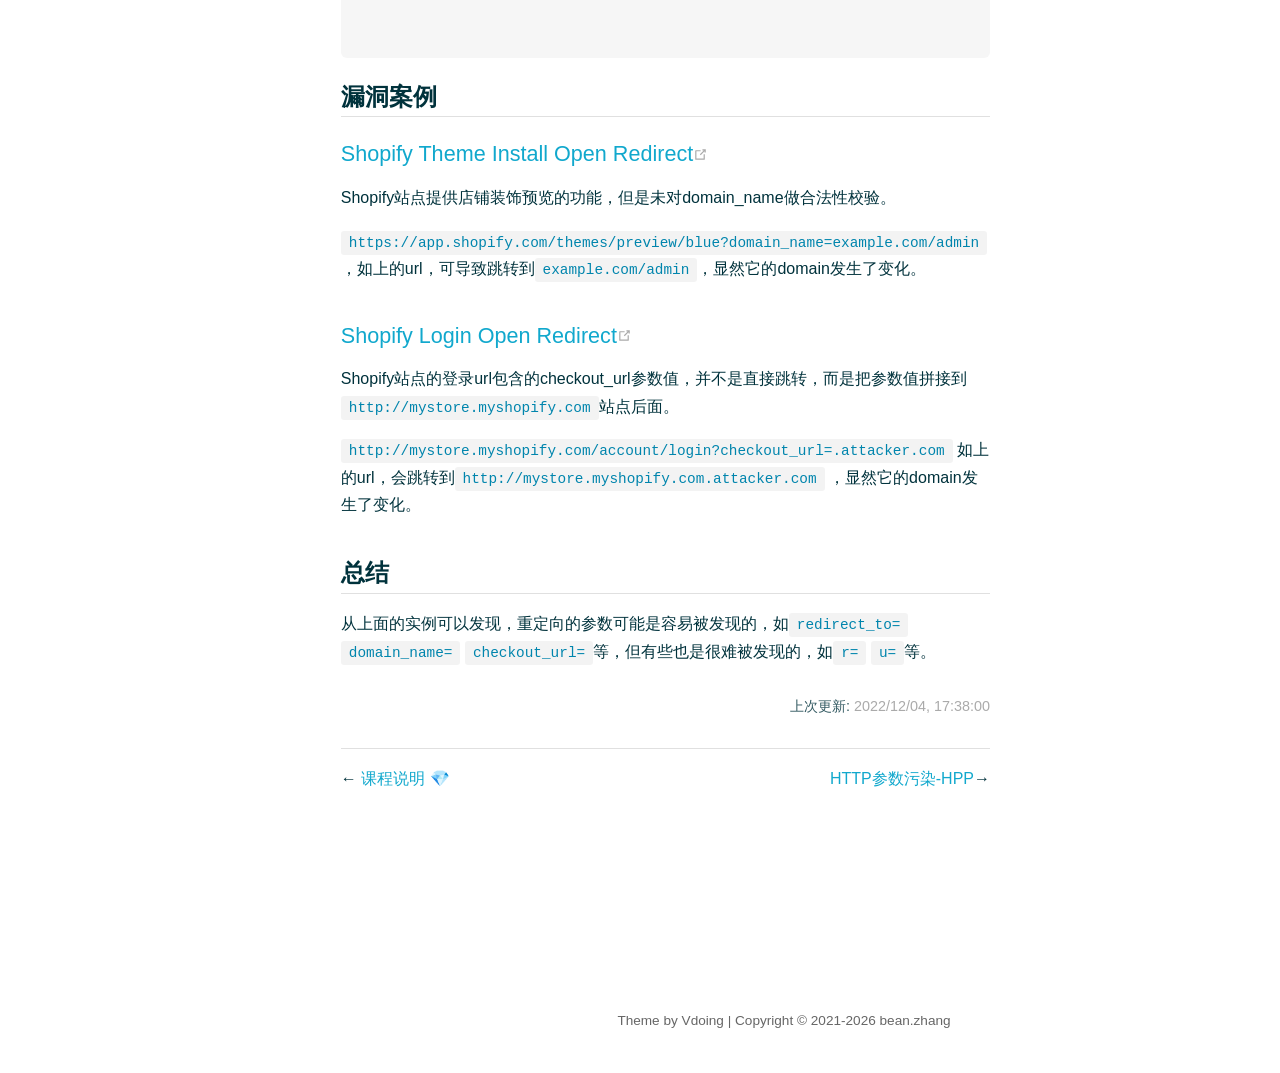
<file: pages/92d616/index.html>
<!DOCTYPE html>
<html lang="en-US">
  <head>
    <meta charset="utf-8">
    <meta name="viewport" content="width=device-width,initial-scale=1">
    <title>重定向漏洞-open redirect vuln | 谜底安全</title>
    <meta name="generator" content="VuePress 1.9.2">
    <link rel="icon" href="/img/favicon.ico">
    <meta name="description" content="探索软件安全与软件质量的本源问题">
    <meta name="keywords" content="SDL,Web渗透,二进制安全,云原生安全,自动化,JMeter">
    <meta name="theme-color" content="#11a8cd">
    
    <link rel="preload" href="/assets/css/0.styles.a29a3543.css" as="style"><link rel="preload" href="/assets/js/app.e5755f4f.js" as="script"><link rel="preload" href="/assets/js/2.d9fc89a3.js" as="script"><link rel="preload" href="/assets/js/6.4d827518.js" as="script"><link rel="preload" href="/assets/js/3.1a0a88f2.js" as="script"><link rel="prefetch" href="/assets/js/10.6377f898.js"><link rel="prefetch" href="/assets/js/11.2e731fd1.js"><link rel="prefetch" href="/assets/js/12.df77ecd8.js"><link rel="prefetch" href="/assets/js/13.39b4f5b7.js"><link rel="prefetch" href="/assets/js/14.f766a982.js"><link rel="prefetch" href="/assets/js/4.5c2c7e27.js"><link rel="prefetch" href="/assets/js/5.570bb12d.js"><link rel="prefetch" href="/assets/js/7.c9a6d5dc.js"><link rel="prefetch" href="/assets/js/8.23bc4d75.js"><link rel="prefetch" href="/assets/js/9.0f758aa7.js">
    <link rel="stylesheet" href="/assets/css/0.styles.a29a3543.css">
  </head>
  <body class="theme-mode-light">
    <div id="app" data-server-rendered="true"><div class="theme-container sidebar-open have-rightmenu"><header class="navbar blur"><div title="目录" class="sidebar-button"><svg xmlns="http://www.w3.org/2000/svg" aria-hidden="true" role="img" viewBox="0 0 448 512" class="icon"><path fill="currentColor" d="M436 124H12c-6.627 0-12-5.373-12-12V80c0-6.627 5.373-12 12-12h424c6.627 0 12 5.373 12 12v32c0 6.627-5.373 12-12 12zm0 160H12c-6.627 0-12-5.373-12-12v-32c0-6.627 5.373-12 12-12h424c6.627 0 12 5.373 12 12v32c0 6.627-5.373 12-12 12zm0 160H12c-6.627 0-12-5.373-12-12v-32c0-6.627 5.373-12 12-12h424c6.627 0 12 5.373 12 12v32c0 6.627-5.373 12-12 12z"></path></svg></div> <a href="/" class="home-link router-link-active"><img src="/img/logo.png" alt="谜底安全" class="logo"> <span class="site-name can-hide">谜底安全</span></a> <div class="links"><div class="search-box"><input aria-label="Search" autocomplete="off" spellcheck="false" value=""> <!----></div> <nav class="nav-links can-hide"><div class="nav-item"><a href="/" class="nav-link">首页</a></div><div class="nav-item"><a href="/pages/b66292/" class="nav-link">Web渗透</a></div><div class="nav-item"><a href="/pages/8df1d6/" class="nav-link">论文</a></div> <a href="https://github.com/zhlu32" target="_blank" rel="noopener noreferrer" class="repo-link">
    GitHub
    <span><svg xmlns="http://www.w3.org/2000/svg" aria-hidden="true" focusable="false" x="0px" y="0px" viewBox="0 0 100 100" width="15" height="15" class="icon outbound"><path fill="currentColor" d="M18.8,85.1h56l0,0c2.2,0,4-1.8,4-4v-32h-8v28h-48v-48h28v-8h-32l0,0c-2.2,0-4,1.8-4,4v56C14.8,83.3,16.6,85.1,18.8,85.1z"></path> <polygon fill="currentColor" points="45.7,48.7 51.3,54.3 77.2,28.5 77.2,37.2 85.2,37.2 85.2,14.9 62.8,14.9 62.8,22.9 71.5,22.9"></polygon></svg> <span class="sr-only">(opens new window)</span></span></a></nav></div></header> <div class="sidebar-mask"></div> <div class="sidebar-hover-trigger"></div> <aside class="sidebar" style="display:none;"><!----> <nav class="nav-links"><div class="nav-item"><a href="/" class="nav-link">首页</a></div><div class="nav-item"><a href="/pages/b66292/" class="nav-link">Web渗透</a></div><div class="nav-item"><a href="/pages/8df1d6/" class="nav-link">论文</a></div> <a href="https://github.com/zhlu32" target="_blank" rel="noopener noreferrer" class="repo-link">
    GitHub
    <span><svg xmlns="http://www.w3.org/2000/svg" aria-hidden="true" focusable="false" x="0px" y="0px" viewBox="0 0 100 100" width="15" height="15" class="icon outbound"><path fill="currentColor" d="M18.8,85.1h56l0,0c2.2,0,4-1.8,4-4v-32h-8v28h-48v-48h28v-8h-32l0,0c-2.2,0-4,1.8-4,4v56C14.8,83.3,16.6,85.1,18.8,85.1z"></path> <polygon fill="currentColor" points="45.7,48.7 51.3,54.3 77.2,28.5 77.2,37.2 85.2,37.2 85.2,14.9 62.8,14.9 62.8,22.9 71.5,22.9"></polygon></svg> <span class="sr-only">(opens new window)</span></span></a></nav>  <ul class="sidebar-links"><li><section class="sidebar-group depth-0"><p class="sidebar-heading open"><span>web-hacking-101</span> <!----></p> <ul class="sidebar-links sidebar-group-items"><li><a href="/pages/b66292/" class="sidebar-link">课程说明 💎</a></li><li><a href="/pages/92d616/" aria-current="page" class="active sidebar-link">重定向漏洞-open redirect vuln</a><ul class="sidebar-sub-headers"><li class="sidebar-sub-header level2"><a href="/pages/92d616/#漏洞介绍" class="sidebar-link">漏洞介绍</a></li><li class="sidebar-sub-header level2"><a href="/pages/92d616/#漏洞危害" class="sidebar-link">漏洞危害</a></li><li class="sidebar-sub-header level2"><a href="/pages/92d616/#漏洞代码" class="sidebar-link">漏洞代码</a></li><li class="sidebar-sub-header level2"><a href="/pages/92d616/#漏洞缓解" class="sidebar-link">漏洞缓解</a><ul class="sidebar-sub-headers"><li class="sidebar-sub-header level4"><a href="/pages/92d616/#删除parameter" class="sidebar-link">删除parameter</a></li><li class="sidebar-sub-header level4"><a href="/pages/92d616/#实现白名单" class="sidebar-link">实现白名单</a></li><li class="sidebar-sub-header level4"><a href="/pages/92d616/#固定domain" class="sidebar-link">固定Domain</a></li></ul></li><li class="sidebar-sub-header level2"><a href="/pages/92d616/#漏洞案例" class="sidebar-link">漏洞案例</a><ul class="sidebar-sub-headers"><li class="sidebar-sub-header level3"><a href="/pages/92d616/#shopify-theme-install-open-redirect" class="sidebar-link">Shopify Theme Install Open Redirect</a></li><li class="sidebar-sub-header level3"><a href="/pages/92d616/#shopify-login-open-redirect" class="sidebar-link">Shopify Login Open Redirect</a></li></ul></li><li class="sidebar-sub-header level2"><a href="/pages/92d616/#总结" class="sidebar-link">总结</a></li></ul></li><li><a href="/pages/ecf8d8/" class="sidebar-link">HTTP参数污染-HPP</a></li><li><a href="/pages/517fc0/" class="sidebar-link">跨站请求伪造-CSRF</a></li><li><a href="/pages/c27ab4/" class="sidebar-link">跨站脚本漏洞-XSS</a></li><li><a href="/pages/a93b57/" class="sidebar-link">服务端请求伪造-SSRF</a></li><li><a href="/pages/70c3c7/" class="sidebar-link">oauth</a></li></ul></section></li></ul> </aside> <div><main class="page"><div class="theme-vdoing-wrapper "><div class="placeholder"></div> <!----> <div class="content-wrapper"><div class="right-menu-wrapper"><div class="right-menu-margin"><div class="right-menu-title">目录</div> <div class="right-menu-content"></div></div></div> <h1><img src="[data-uri]">重定向漏洞-open redirect vuln<!----></h1> <!----> <div class="theme-vdoing-content content__default"><h2 id="漏洞介绍"><a href="#漏洞介绍" class="header-anchor">#</a> 漏洞介绍</h2> <p>重定向漏洞(<code>open redirect vulnerability</code>)发生在受害者访问某URL时候，站点跳转到一个完全不同的URL，即URL的domain发生变化。</p> <p>例如：假设Google有如下的URL，<code>https://www.google.com?redirect_to=https://www.gmail.com</code> 会让用户跳转访问Gmail。</p> <p>访问上面的URL，Google服务会收到一个Http的Get请求和<code>redirect_to</code>的参数值，该值决定了浏览器需要重定向。访问上面的URL后，Google会返回
一个302的请求响应，浏览器会再发起一个到<code>https://www.gmail.com</code>的Get请求。</p> <p>现在假如我们修改了上面的URL地址<code>https://www.google.com?redirect_to=https://www.attacker.com</code>，如果Google没有校验<code>redirect_to</code>
参数值的合法性，就会导致重定向漏洞，跳转到<code>https://www.attacker.com</code>恶意站点。</p> <h2 id="漏洞危害"><a href="#漏洞危害" class="header-anchor">#</a> 漏洞危害</h2> <p>重定向漏洞属于2013年<a href="https://owasp.org/www-project-top-ten/" target="_blank" rel="noopener noreferrer">OWASP<span><svg xmlns="http://www.w3.org/2000/svg" aria-hidden="true" focusable="false" x="0px" y="0px" viewBox="0 0 100 100" width="15" height="15" class="icon outbound"><path fill="currentColor" d="M18.8,85.1h56l0,0c2.2,0,4-1.8,4-4v-32h-8v28h-48v-48h28v-8h-32l0,0c-2.2,0-4,1.8-4,4v56C14.8,83.3,16.6,85.1,18.8,85.1z"></path> <polygon fill="currentColor" points="45.7,48.7 51.3,54.3 77.2,28.5 77.2,37.2 85.2,37.2 85.2,14.9 62.8,14.9 62.8,22.9 71.5,22.9"></polygon></svg> <span class="sr-only">(opens new window)</span></span></a>前10大漏洞，但现最新的2021 OWASP前10大漏洞已不包含该漏洞。</p> <p>重定向漏洞会让受害者从一个受信任站点访问到一个恶意站点，该漏洞会被用于<mark>钓鱼攻击</mark>，欺骗用户相信他提交的信息，是上传到受信任的站点，而非是恶意站点。</p> <p>重定向漏洞也会被用于在恶意站点上<mark>分发恶意软件或者辅助偷取OAuth的token信息</mark>等。</p> <p>重定向漏洞虽然通常不会对站点自身照成直接危害，但是会<mark>影响站点公司的声誉</mark>。</p> <h2 id="漏洞代码"><a href="#漏洞代码" class="header-anchor">#</a> 漏洞代码</h2> <div class="custom-block danger"><p class="custom-block-title">警告</p> <p>注意漏洞代码产生原因</p></div> <div class="theme-code-group" data-v-2f5f1757><div class="theme-code-group__nav" data-v-2f5f1757><ul class="theme-code-group__ul" data-v-2f5f1757></ul></div> <div class="theme-code-block theme-code-block__active" data-v-4f1e9d0c><div class="language-java extra-class" data-v-4f1e9d0c><pre class="language-java" data-v-4f1e9d0c><code data-v-4f1e9d0c><span class="token keyword" data-v-4f1e9d0c>protected</span> <span class="token keyword" data-v-4f1e9d0c>void</span> <span class="token function" data-v-4f1e9d0c>doPost</span><span class="token punctuation" data-v-4f1e9d0c>(</span><span class="token class-name" data-v-4f1e9d0c>HttpServletRequest</span> request<span class="token punctuation" data-v-4f1e9d0c>,</span> <span class="token class-name" data-v-4f1e9d0c>HttpServletResponse</span> response<span class="token punctuation" data-v-4f1e9d0c>)</span> <span class="token keyword" data-v-4f1e9d0c>throws</span> <span class="token class-name" data-v-4f1e9d0c>ServletException</span><span class="token punctuation" data-v-4f1e9d0c>,</span> <span class="token class-name" data-v-4f1e9d0c>IOException</span> <span class="token punctuation" data-v-4f1e9d0c>{</span>
 
   <span class="token keyword" data-v-4f1e9d0c>if</span> <span class="token punctuation" data-v-4f1e9d0c>(</span><span class="token function" data-v-4f1e9d0c>auth</span><span class="token punctuation" data-v-4f1e9d0c>(</span>username<span class="token punctuation" data-v-4f1e9d0c>,</span> password<span class="token punctuation" data-v-4f1e9d0c>)</span><span class="token punctuation" data-v-4f1e9d0c>)</span> <span class="token punctuation" data-v-4f1e9d0c>{</span>
       <span class="token class-name" data-v-4f1e9d0c>String</span> redirect_url <span class="token operator" data-v-4f1e9d0c>=</span> request<span class="token punctuation" data-v-4f1e9d0c>.</span><span class="token function" data-v-4f1e9d0c>getParameter</span><span class="token punctuation" data-v-4f1e9d0c>(</span><span class="token string" data-v-4f1e9d0c>&quot;redirect_url&quot;</span><span class="token punctuation" data-v-4f1e9d0c>)</span><span class="token punctuation" data-v-4f1e9d0c>;</span>
       response<span class="token punctuation" data-v-4f1e9d0c>.</span><span class="token function" data-v-4f1e9d0c>sendRedirect</span><span class="token punctuation" data-v-4f1e9d0c>(</span><span class="token punctuation" data-v-4f1e9d0c>(</span>redirect_url <span class="token operator" data-v-4f1e9d0c>!=</span> <span class="token keyword" data-v-4f1e9d0c>null</span><span class="token punctuation" data-v-4f1e9d0c>)</span> <span class="token operator" data-v-4f1e9d0c>?</span> redirect_url <span class="token operator" data-v-4f1e9d0c>:</span> <span class="token string" data-v-4f1e9d0c>&quot;/&quot;</span><span class="token punctuation" data-v-4f1e9d0c>)</span><span class="token punctuation" data-v-4f1e9d0c>;</span>
   <span class="token punctuation" data-v-4f1e9d0c>}</span> <span class="token keyword" data-v-4f1e9d0c>else</span> <span class="token punctuation" data-v-4f1e9d0c>{</span>
       request<span class="token punctuation" data-v-4f1e9d0c>.</span><span class="token function" data-v-4f1e9d0c>setAttribute</span><span class="token punctuation" data-v-4f1e9d0c>(</span><span class="token string" data-v-4f1e9d0c>&quot;message&quot;</span><span class="token punctuation" data-v-4f1e9d0c>,</span> <span class="token string" data-v-4f1e9d0c>&quot;Incorrect Credentials Supplied&quot;</span><span class="token punctuation" data-v-4f1e9d0c>)</span><span class="token punctuation" data-v-4f1e9d0c>;</span>
   <span class="token punctuation" data-v-4f1e9d0c>}</span>
 
<span class="token punctuation" data-v-4f1e9d0c>}</span>
</code></pre></div></div> <div class="theme-code-block" data-v-4f1e9d0c><div class="language-go extra-class" data-v-4f1e9d0c><pre class="language-go" data-v-4f1e9d0c><code data-v-4f1e9d0c><span class="token keyword" data-v-4f1e9d0c>func</span> <span class="token function" data-v-4f1e9d0c>login</span><span class="token punctuation" data-v-4f1e9d0c>(</span>w http<span class="token punctuation" data-v-4f1e9d0c>.</span>ResponseWriter<span class="token punctuation" data-v-4f1e9d0c>,</span> r <span class="token operator" data-v-4f1e9d0c>*</span>http<span class="token punctuation" data-v-4f1e9d0c>.</span>Request<span class="token punctuation" data-v-4f1e9d0c>)</span> <span class="token punctuation" data-v-4f1e9d0c>{</span>
  <span class="token keyword" data-v-4f1e9d0c>if</span> <span class="token function" data-v-4f1e9d0c>check_creds</span><span class="token punctuation" data-v-4f1e9d0c>(</span>r<span class="token punctuation" data-v-4f1e9d0c>.</span><span class="token function" data-v-4f1e9d0c>formValue</span><span class="token punctuation" data-v-4f1e9d0c>(</span><span class="token string" data-v-4f1e9d0c>&quot;username&quot;</span><span class="token punctuation" data-v-4f1e9d0c>)</span><span class="token punctuation" data-v-4f1e9d0c>,</span> r<span class="token punctuation" data-v-4f1e9d0c>.</span><span class="token function" data-v-4f1e9d0c>formValue</span><span class="token punctuation" data-v-4f1e9d0c>(</span><span class="token string" data-v-4f1e9d0c>&quot;password&quot;</span><span class="token punctuation" data-v-4f1e9d0c>)</span><span class="token punctuation" data-v-4f1e9d0c>)</span> <span class="token punctuation" data-v-4f1e9d0c>{</span>
      redirect <span class="token operator" data-v-4f1e9d0c>=</span> r<span class="token punctuation" data-v-4f1e9d0c>.</span><span class="token function" data-v-4f1e9d0c>formValue</span><span class="token punctuation" data-v-4f1e9d0c>(</span><span class="token string" data-v-4f1e9d0c>&quot;redirect_url&quot;</span><span class="token punctuation" data-v-4f1e9d0c>)</span>

      http<span class="token punctuation" data-v-4f1e9d0c>.</span><span class="token function" data-v-4f1e9d0c>Redirect</span><span class="token punctuation" data-v-4f1e9d0c>(</span>w<span class="token punctuation" data-v-4f1e9d0c>,</span> r<span class="token punctuation" data-v-4f1e9d0c>,</span> redirect<span class="token punctuation" data-v-4f1e9d0c>,</span> http<span class="token punctuation" data-v-4f1e9d0c>.</span>StatusFound<span class="token punctuation" data-v-4f1e9d0c>)</span>
  <span class="token punctuation" data-v-4f1e9d0c>}</span> <span class="token keyword" data-v-4f1e9d0c>else</span> <span class="token punctuation" data-v-4f1e9d0c>{</span>
      http<span class="token punctuation" data-v-4f1e9d0c>.</span><span class="token function" data-v-4f1e9d0c>Redirect</span><span class="token punctuation" data-v-4f1e9d0c>(</span>w<span class="token punctuation" data-v-4f1e9d0c>,</span> r<span class="token punctuation" data-v-4f1e9d0c>,</span> <span class="token string" data-v-4f1e9d0c>&quot;/login&quot;</span><span class="token punctuation" data-v-4f1e9d0c>,</span> http<span class="token punctuation" data-v-4f1e9d0c>.</span>StatusFound<span class="token punctuation" data-v-4f1e9d0c>)</span>
  <span class="token punctuation" data-v-4f1e9d0c>}</span>
<span class="token punctuation" data-v-4f1e9d0c>}</span>
</code></pre></div></div> <div class="theme-code-block" data-v-4f1e9d0c><div class="language-js extra-class" data-v-4f1e9d0c><pre class="language-js" data-v-4f1e9d0c><code data-v-4f1e9d0c><span class="token keyword" data-v-4f1e9d0c>const</span> express <span class="token operator" data-v-4f1e9d0c>=</span> <span class="token function" data-v-4f1e9d0c>require</span><span class="token punctuation" data-v-4f1e9d0c>(</span><span class="token string" data-v-4f1e9d0c>'express'</span><span class="token punctuation" data-v-4f1e9d0c>)</span><span class="token punctuation" data-v-4f1e9d0c>;</span>
<span class="token keyword" data-v-4f1e9d0c>const</span> app <span class="token operator" data-v-4f1e9d0c>=</span> <span class="token function" data-v-4f1e9d0c>express</span><span class="token punctuation" data-v-4f1e9d0c>(</span><span class="token punctuation" data-v-4f1e9d0c>)</span><span class="token punctuation" data-v-4f1e9d0c>;</span>
<span class="token keyword" data-v-4f1e9d0c>const</span> port <span class="token operator" data-v-4f1e9d0c>=</span> <span class="token number" data-v-4f1e9d0c>3000</span><span class="token punctuation" data-v-4f1e9d0c>;</span>

app<span class="token punctuation" data-v-4f1e9d0c>.</span><span class="token function" data-v-4f1e9d0c>post</span><span class="token punctuation" data-v-4f1e9d0c>(</span><span class="token string" data-v-4f1e9d0c>'/login'</span><span class="token punctuation" data-v-4f1e9d0c>,</span> <span class="token punctuation" data-v-4f1e9d0c>(</span><span class="token parameter" data-v-4f1e9d0c>req<span class="token punctuation" data-v-4f1e9d0c>,</span> res</span><span class="token punctuation" data-v-4f1e9d0c>)</span> <span class="token operator" data-v-4f1e9d0c>=&gt;</span> <span class="token punctuation" data-v-4f1e9d0c>{</span>
  <span class="token keyword" data-v-4f1e9d0c>const</span> <span class="token punctuation" data-v-4f1e9d0c>{</span> username<span class="token punctuation" data-v-4f1e9d0c>,</span> password <span class="token punctuation" data-v-4f1e9d0c>}</span> <span class="token operator" data-v-4f1e9d0c>=</span> req<span class="token punctuation" data-v-4f1e9d0c>.</span>body<span class="token punctuation" data-v-4f1e9d0c>;</span>
  <span class="token keyword" data-v-4f1e9d0c>if</span> <span class="token punctuation" data-v-4f1e9d0c>(</span><span class="token function" data-v-4f1e9d0c>auth</span><span class="token punctuation" data-v-4f1e9d0c>(</span>username<span class="token punctuation" data-v-4f1e9d0c>,</span> password<span class="token punctuation" data-v-4f1e9d0c>)</span><span class="token punctuation" data-v-4f1e9d0c>)</span> <span class="token punctuation" data-v-4f1e9d0c>{</span>
    res<span class="token punctuation" data-v-4f1e9d0c>.</span><span class="token function" data-v-4f1e9d0c>redirect</span><span class="token punctuation" data-v-4f1e9d0c>(</span>req<span class="token punctuation" data-v-4f1e9d0c>.</span>query<span class="token punctuation" data-v-4f1e9d0c>.</span>redirect_url <span class="token operator" data-v-4f1e9d0c>?</span> req<span class="token punctuation" data-v-4f1e9d0c>.</span>query<span class="token punctuation" data-v-4f1e9d0c>.</span>redirect_url <span class="token operator" data-v-4f1e9d0c>:</span> <span class="token string" data-v-4f1e9d0c>'/'</span><span class="token punctuation" data-v-4f1e9d0c>)</span><span class="token punctuation" data-v-4f1e9d0c>;</span>
  <span class="token punctuation" data-v-4f1e9d0c>}</span> <span class="token keyword" data-v-4f1e9d0c>else</span> <span class="token punctuation" data-v-4f1e9d0c>{</span>
    res<span class="token punctuation" data-v-4f1e9d0c>.</span><span class="token function" data-v-4f1e9d0c>render</span><span class="token punctuation" data-v-4f1e9d0c>(</span><span class="token string" data-v-4f1e9d0c>'login'</span><span class="token punctuation" data-v-4f1e9d0c>,</span> <span class="token punctuation" data-v-4f1e9d0c>{</span> <span class="token literal-property property" data-v-4f1e9d0c>error</span><span class="token operator" data-v-4f1e9d0c>:</span> <span class="token string" data-v-4f1e9d0c>'Incorrect Credentials Supplied'</span> <span class="token punctuation" data-v-4f1e9d0c>}</span><span class="token punctuation" data-v-4f1e9d0c>)</span><span class="token punctuation" data-v-4f1e9d0c>;</span>
  <span class="token punctuation" data-v-4f1e9d0c>}</span>
<span class="token punctuation" data-v-4f1e9d0c>}</span><span class="token punctuation" data-v-4f1e9d0c>)</span><span class="token punctuation" data-v-4f1e9d0c>;</span>

app<span class="token punctuation" data-v-4f1e9d0c>.</span><span class="token function" data-v-4f1e9d0c>listen</span><span class="token punctuation" data-v-4f1e9d0c>(</span>port<span class="token punctuation" data-v-4f1e9d0c>,</span> <span class="token punctuation" data-v-4f1e9d0c>(</span><span class="token punctuation" data-v-4f1e9d0c>)</span> <span class="token operator" data-v-4f1e9d0c>=&gt;</span> <span class="token punctuation" data-v-4f1e9d0c>{</span>
  console<span class="token punctuation" data-v-4f1e9d0c>.</span><span class="token function" data-v-4f1e9d0c>log</span><span class="token punctuation" data-v-4f1e9d0c>(</span><span class="token template-string" data-v-4f1e9d0c><span class="token template-punctuation string" data-v-4f1e9d0c>`</span><span class="token string" data-v-4f1e9d0c>Listening on http://localhost:</span><span class="token interpolation" data-v-4f1e9d0c><span class="token interpolation-punctuation punctuation" data-v-4f1e9d0c>${</span>port<span class="token interpolation-punctuation punctuation" data-v-4f1e9d0c>}</span></span><span class="token template-punctuation string" data-v-4f1e9d0c>`</span></span><span class="token punctuation" data-v-4f1e9d0c>)</span><span class="token punctuation" data-v-4f1e9d0c>;</span>
<span class="token punctuation" data-v-4f1e9d0c>}</span><span class="token punctuation" data-v-4f1e9d0c>)</span><span class="token punctuation" data-v-4f1e9d0c>;</span>
</code></pre></div></div> <div class="theme-code-block" data-v-4f1e9d0c><div class="language-python extra-class" data-v-4f1e9d0c><pre class="language-python" data-v-4f1e9d0c><code data-v-4f1e9d0c><span class="token decorator annotation punctuation" data-v-4f1e9d0c>@app<span class="token punctuation" data-v-4f1e9d0c>.</span>route</span><span class="token punctuation" data-v-4f1e9d0c>(</span><span class="token string" data-v-4f1e9d0c>&quot;/login&quot;</span><span class="token punctuation" data-v-4f1e9d0c>,</span> methods<span class="token operator" data-v-4f1e9d0c>=</span><span class="token punctuation" data-v-4f1e9d0c>[</span><span class="token string" data-v-4f1e9d0c>'GET'</span><span class="token punctuation" data-v-4f1e9d0c>,</span> <span class="token string" data-v-4f1e9d0c>'POST'</span><span class="token punctuation" data-v-4f1e9d0c>]</span><span class="token punctuation" data-v-4f1e9d0c>)</span>
<span class="token keyword" data-v-4f1e9d0c>def</span> <span class="token function" data-v-4f1e9d0c>login</span><span class="token punctuation" data-v-4f1e9d0c>(</span><span class="token punctuation" data-v-4f1e9d0c>)</span><span class="token punctuation" data-v-4f1e9d0c>:</span>
   form <span class="token operator" data-v-4f1e9d0c>=</span> LoginForm<span class="token punctuation" data-v-4f1e9d0c>(</span><span class="token punctuation" data-v-4f1e9d0c>)</span>
   <span class="token keyword" data-v-4f1e9d0c>if</span> form<span class="token punctuation" data-v-4f1e9d0c>.</span>validate_on_submit<span class="token punctuation" data-v-4f1e9d0c>(</span><span class="token punctuation" data-v-4f1e9d0c>)</span><span class="token punctuation" data-v-4f1e9d0c>:</span>
       <span class="token keyword" data-v-4f1e9d0c>if</span> auth<span class="token punctuation" data-v-4f1e9d0c>(</span>username<span class="token punctuation" data-v-4f1e9d0c>,</span> password<span class="token punctuation" data-v-4f1e9d0c>)</span><span class="token punctuation" data-v-4f1e9d0c>:</span>
           redirect_url <span class="token operator" data-v-4f1e9d0c>=</span> request<span class="token punctuation" data-v-4f1e9d0c>.</span>args<span class="token punctuation" data-v-4f1e9d0c>.</span>get<span class="token punctuation" data-v-4f1e9d0c>(</span><span class="token string" data-v-4f1e9d0c>'redirect_url'</span><span class="token punctuation" data-v-4f1e9d0c>,</span> <span class="token string" data-v-4f1e9d0c>'/'</span><span class="token punctuation" data-v-4f1e9d0c>)</span>
           <span class="token keyword" data-v-4f1e9d0c>return</span> redirect<span class="token punctuation" data-v-4f1e9d0c>(</span>redirect_url<span class="token punctuation" data-v-4f1e9d0c>)</span>
       <span class="token keyword" data-v-4f1e9d0c>else</span><span class="token punctuation" data-v-4f1e9d0c>:</span>
           flash<span class="token punctuation" data-v-4f1e9d0c>(</span><span class="token string" data-v-4f1e9d0c>'Incorrect Credentials Supplied'</span><span class="token punctuation" data-v-4f1e9d0c>)</span>
   <span class="token keyword" data-v-4f1e9d0c>return</span> render_template<span class="token punctuation" data-v-4f1e9d0c>(</span><span class="token string" data-v-4f1e9d0c>'login.html'</span><span class="token punctuation" data-v-4f1e9d0c>,</span> form<span class="token operator" data-v-4f1e9d0c>=</span>form<span class="token punctuation" data-v-4f1e9d0c>)</span>
</code></pre></div></div> <pre class="pre-blank" data-v-2f5f1757>// Make sure to add code blocks to your code group</pre></div> <h2 id="漏洞缓解"><a href="#漏洞缓解" class="header-anchor">#</a> 漏洞缓解</h2> <div class="custom-block tip"><p class="custom-block-title">提示</p> <p>缓解漏洞方法</p></div> <h4 id="删除parameter"><a href="#删除parameter" class="header-anchor">#</a> 删除parameter <span class="badge tip" style="vertical-align:top;" data-v-d5affa18>方法1</span></h4> <p>删除跳转用的参数，跳转到指定的url。</p> <div class="theme-code-group" data-v-2f5f1757><div class="theme-code-group__nav" data-v-2f5f1757><ul class="theme-code-group__ul" data-v-2f5f1757></ul></div> <div class="theme-code-block theme-code-block__active" data-v-4f1e9d0c><div class="language-java extra-class" data-v-4f1e9d0c><pre class="language-java" data-v-4f1e9d0c><code data-v-4f1e9d0c><span class="token keyword" data-v-4f1e9d0c>protected</span> <span class="token keyword" data-v-4f1e9d0c>void</span> <span class="token function" data-v-4f1e9d0c>doPost</span><span class="token punctuation" data-v-4f1e9d0c>(</span><span class="token class-name" data-v-4f1e9d0c>HttpServletRequest</span> request<span class="token punctuation" data-v-4f1e9d0c>,</span> <span class="token class-name" data-v-4f1e9d0c>HttpServletResponse</span> response<span class="token punctuation" data-v-4f1e9d0c>)</span> <span class="token keyword" data-v-4f1e9d0c>throws</span> <span class="token class-name" data-v-4f1e9d0c>ServletException</span><span class="token punctuation" data-v-4f1e9d0c>,</span> <span class="token class-name" data-v-4f1e9d0c>IOException</span> <span class="token punctuation" data-v-4f1e9d0c>{</span>
 
  <span class="token keyword" data-v-4f1e9d0c>if</span> <span class="token punctuation" data-v-4f1e9d0c>(</span><span class="token function" data-v-4f1e9d0c>auth</span><span class="token punctuation" data-v-4f1e9d0c>(</span>username<span class="token punctuation" data-v-4f1e9d0c>,</span> password<span class="token punctuation" data-v-4f1e9d0c>)</span><span class="token punctuation" data-v-4f1e9d0c>)</span> <span class="token punctuation" data-v-4f1e9d0c>{</span>
      <span class="token comment" data-v-4f1e9d0c>// String redirect_url = request.getParameter(&quot;redirect_url&quot;);</span>
      <span class="token comment" data-v-4f1e9d0c>// response.sendRedirect((redirect_url != null) ? redirect_url : &quot;/&quot;);</span>
      response<span class="token punctuation" data-v-4f1e9d0c>.</span><span class="token function" data-v-4f1e9d0c>sendRedirect</span><span class="token punctuation" data-v-4f1e9d0c>(</span><span class="token string" data-v-4f1e9d0c>&quot;/profile&quot;</span><span class="token punctuation" data-v-4f1e9d0c>)</span><span class="token punctuation" data-v-4f1e9d0c>;</span>
  <span class="token punctuation" data-v-4f1e9d0c>}</span> <span class="token keyword" data-v-4f1e9d0c>else</span> <span class="token punctuation" data-v-4f1e9d0c>{</span>
      request<span class="token punctuation" data-v-4f1e9d0c>.</span><span class="token function" data-v-4f1e9d0c>setAttribute</span><span class="token punctuation" data-v-4f1e9d0c>(</span><span class="token string" data-v-4f1e9d0c>&quot;message&quot;</span><span class="token punctuation" data-v-4f1e9d0c>,</span> <span class="token string" data-v-4f1e9d0c>&quot;Incorrect Credentials Supplied&quot;</span><span class="token punctuation" data-v-4f1e9d0c>)</span><span class="token punctuation" data-v-4f1e9d0c>;</span>
  <span class="token punctuation" data-v-4f1e9d0c>}</span>

<span class="token punctuation" data-v-4f1e9d0c>}</span>
</code></pre></div></div> <div class="theme-code-block" data-v-4f1e9d0c><div class="language-go extra-class" data-v-4f1e9d0c><pre class="language-go" data-v-4f1e9d0c><code data-v-4f1e9d0c><span class="token keyword" data-v-4f1e9d0c>func</span> <span class="token function" data-v-4f1e9d0c>login</span><span class="token punctuation" data-v-4f1e9d0c>(</span>w http<span class="token punctuation" data-v-4f1e9d0c>.</span>ResponseWriter<span class="token punctuation" data-v-4f1e9d0c>,</span> r <span class="token operator" data-v-4f1e9d0c>*</span>http<span class="token punctuation" data-v-4f1e9d0c>.</span>Request<span class="token punctuation" data-v-4f1e9d0c>)</span> <span class="token punctuation" data-v-4f1e9d0c>{</span>
   <span class="token keyword" data-v-4f1e9d0c>if</span> <span class="token function" data-v-4f1e9d0c>check_creds</span><span class="token punctuation" data-v-4f1e9d0c>(</span>r<span class="token punctuation" data-v-4f1e9d0c>.</span><span class="token function" data-v-4f1e9d0c>formValue</span><span class="token punctuation" data-v-4f1e9d0c>(</span><span class="token string" data-v-4f1e9d0c>&quot;username&quot;</span><span class="token punctuation" data-v-4f1e9d0c>)</span><span class="token punctuation" data-v-4f1e9d0c>,</span> r<span class="token punctuation" data-v-4f1e9d0c>.</span><span class="token function" data-v-4f1e9d0c>formValue</span><span class="token punctuation" data-v-4f1e9d0c>(</span><span class="token string" data-v-4f1e9d0c>&quot;password&quot;</span><span class="token punctuation" data-v-4f1e9d0c>)</span><span class="token punctuation" data-v-4f1e9d0c>)</span> <span class="token punctuation" data-v-4f1e9d0c>{</span>
       <span class="token comment" data-v-4f1e9d0c>// redirect = r.formValue(&quot;redirect_url&quot;)</span>

       http<span class="token punctuation" data-v-4f1e9d0c>.</span><span class="token function" data-v-4f1e9d0c>Redirect</span><span class="token punctuation" data-v-4f1e9d0c>(</span>w<span class="token punctuation" data-v-4f1e9d0c>,</span> r<span class="token punctuation" data-v-4f1e9d0c>,</span> <span class="token string" data-v-4f1e9d0c>&quot;/profile&quot;</span><span class="token punctuation" data-v-4f1e9d0c>,</span> http<span class="token punctuation" data-v-4f1e9d0c>.</span>StatusFound<span class="token punctuation" data-v-4f1e9d0c>)</span>
   <span class="token punctuation" data-v-4f1e9d0c>}</span> <span class="token keyword" data-v-4f1e9d0c>else</span> <span class="token punctuation" data-v-4f1e9d0c>{</span>
       http<span class="token punctuation" data-v-4f1e9d0c>.</span><span class="token function" data-v-4f1e9d0c>Redirect</span><span class="token punctuation" data-v-4f1e9d0c>(</span>w<span class="token punctuation" data-v-4f1e9d0c>,</span> r<span class="token punctuation" data-v-4f1e9d0c>,</span> <span class="token string" data-v-4f1e9d0c>&quot;/login&quot;</span><span class="token punctuation" data-v-4f1e9d0c>,</span> http<span class="token punctuation" data-v-4f1e9d0c>.</span>StatusFound<span class="token punctuation" data-v-4f1e9d0c>)</span>
   <span class="token punctuation" data-v-4f1e9d0c>}</span>
<span class="token punctuation" data-v-4f1e9d0c>}</span>
</code></pre></div></div> <div class="theme-code-block" data-v-4f1e9d0c><div class="language-js extra-class" data-v-4f1e9d0c><pre class="language-js" data-v-4f1e9d0c><code data-v-4f1e9d0c><span class="token keyword" data-v-4f1e9d0c>const</span> express <span class="token operator" data-v-4f1e9d0c>=</span> <span class="token function" data-v-4f1e9d0c>require</span><span class="token punctuation" data-v-4f1e9d0c>(</span><span class="token string" data-v-4f1e9d0c>'express'</span><span class="token punctuation" data-v-4f1e9d0c>)</span><span class="token punctuation" data-v-4f1e9d0c>;</span>
<span class="token keyword" data-v-4f1e9d0c>const</span> app <span class="token operator" data-v-4f1e9d0c>=</span> <span class="token function" data-v-4f1e9d0c>express</span><span class="token punctuation" data-v-4f1e9d0c>(</span><span class="token punctuation" data-v-4f1e9d0c>)</span><span class="token punctuation" data-v-4f1e9d0c>;</span>
<span class="token keyword" data-v-4f1e9d0c>const</span> port <span class="token operator" data-v-4f1e9d0c>=</span> <span class="token number" data-v-4f1e9d0c>3000</span><span class="token punctuation" data-v-4f1e9d0c>;</span>

app<span class="token punctuation" data-v-4f1e9d0c>.</span><span class="token function" data-v-4f1e9d0c>post</span><span class="token punctuation" data-v-4f1e9d0c>(</span><span class="token string" data-v-4f1e9d0c>'/login'</span><span class="token punctuation" data-v-4f1e9d0c>,</span> <span class="token punctuation" data-v-4f1e9d0c>(</span><span class="token parameter" data-v-4f1e9d0c>req<span class="token punctuation" data-v-4f1e9d0c>,</span> res</span><span class="token punctuation" data-v-4f1e9d0c>)</span> <span class="token operator" data-v-4f1e9d0c>=&gt;</span> <span class="token punctuation" data-v-4f1e9d0c>{</span>
  <span class="token keyword" data-v-4f1e9d0c>const</span> <span class="token punctuation" data-v-4f1e9d0c>{</span> username<span class="token punctuation" data-v-4f1e9d0c>,</span> password <span class="token punctuation" data-v-4f1e9d0c>}</span> <span class="token operator" data-v-4f1e9d0c>=</span> req<span class="token punctuation" data-v-4f1e9d0c>.</span>body<span class="token punctuation" data-v-4f1e9d0c>;</span>
  <span class="token keyword" data-v-4f1e9d0c>if</span> <span class="token punctuation" data-v-4f1e9d0c>(</span><span class="token function" data-v-4f1e9d0c>auth</span><span class="token punctuation" data-v-4f1e9d0c>(</span>username<span class="token punctuation" data-v-4f1e9d0c>,</span> password<span class="token punctuation" data-v-4f1e9d0c>)</span><span class="token punctuation" data-v-4f1e9d0c>)</span> <span class="token punctuation" data-v-4f1e9d0c>{</span>
    res<span class="token punctuation" data-v-4f1e9d0c>.</span><span class="token function" data-v-4f1e9d0c>redirect</span><span class="token punctuation" data-v-4f1e9d0c>(</span><span class="token string" data-v-4f1e9d0c>'/profile'</span><span class="token punctuation" data-v-4f1e9d0c>)</span><span class="token punctuation" data-v-4f1e9d0c>;</span>
  <span class="token punctuation" data-v-4f1e9d0c>}</span> <span class="token keyword" data-v-4f1e9d0c>else</span> <span class="token punctuation" data-v-4f1e9d0c>{</span>
    res<span class="token punctuation" data-v-4f1e9d0c>.</span><span class="token function" data-v-4f1e9d0c>render</span><span class="token punctuation" data-v-4f1e9d0c>(</span><span class="token string" data-v-4f1e9d0c>'login'</span><span class="token punctuation" data-v-4f1e9d0c>,</span> <span class="token punctuation" data-v-4f1e9d0c>{</span> <span class="token literal-property property" data-v-4f1e9d0c>error</span><span class="token operator" data-v-4f1e9d0c>:</span> <span class="token string" data-v-4f1e9d0c>'Incorrect Credentials Supplied'</span> <span class="token punctuation" data-v-4f1e9d0c>}</span><span class="token punctuation" data-v-4f1e9d0c>)</span><span class="token punctuation" data-v-4f1e9d0c>;</span>
  <span class="token punctuation" data-v-4f1e9d0c>}</span>
<span class="token punctuation" data-v-4f1e9d0c>}</span><span class="token punctuation" data-v-4f1e9d0c>)</span><span class="token punctuation" data-v-4f1e9d0c>;</span>

app<span class="token punctuation" data-v-4f1e9d0c>.</span><span class="token function" data-v-4f1e9d0c>listen</span><span class="token punctuation" data-v-4f1e9d0c>(</span>port<span class="token punctuation" data-v-4f1e9d0c>,</span> <span class="token punctuation" data-v-4f1e9d0c>(</span><span class="token punctuation" data-v-4f1e9d0c>)</span> <span class="token operator" data-v-4f1e9d0c>=&gt;</span> <span class="token punctuation" data-v-4f1e9d0c>{</span>
  console<span class="token punctuation" data-v-4f1e9d0c>.</span><span class="token function" data-v-4f1e9d0c>log</span><span class="token punctuation" data-v-4f1e9d0c>(</span><span class="token template-string" data-v-4f1e9d0c><span class="token template-punctuation string" data-v-4f1e9d0c>`</span><span class="token string" data-v-4f1e9d0c>Listening on http://localhost:</span><span class="token interpolation" data-v-4f1e9d0c><span class="token interpolation-punctuation punctuation" data-v-4f1e9d0c>${</span>port<span class="token interpolation-punctuation punctuation" data-v-4f1e9d0c>}</span></span><span class="token template-punctuation string" data-v-4f1e9d0c>`</span></span><span class="token punctuation" data-v-4f1e9d0c>)</span><span class="token punctuation" data-v-4f1e9d0c>;</span>
<span class="token punctuation" data-v-4f1e9d0c>}</span><span class="token punctuation" data-v-4f1e9d0c>)</span><span class="token punctuation" data-v-4f1e9d0c>;</span>
</code></pre></div></div> <div class="theme-code-block" data-v-4f1e9d0c><div class="language-python extra-class" data-v-4f1e9d0c><pre class="language-python" data-v-4f1e9d0c><code data-v-4f1e9d0c><span class="token decorator annotation punctuation" data-v-4f1e9d0c>@app<span class="token punctuation" data-v-4f1e9d0c>.</span>route</span><span class="token punctuation" data-v-4f1e9d0c>(</span><span class="token string" data-v-4f1e9d0c>&quot;/login&quot;</span><span class="token punctuation" data-v-4f1e9d0c>,</span> methods<span class="token operator" data-v-4f1e9d0c>=</span><span class="token punctuation" data-v-4f1e9d0c>[</span><span class="token string" data-v-4f1e9d0c>'GET'</span><span class="token punctuation" data-v-4f1e9d0c>,</span> <span class="token string" data-v-4f1e9d0c>'POST'</span><span class="token punctuation" data-v-4f1e9d0c>]</span><span class="token punctuation" data-v-4f1e9d0c>)</span>
<span class="token keyword" data-v-4f1e9d0c>def</span> <span class="token function" data-v-4f1e9d0c>login</span><span class="token punctuation" data-v-4f1e9d0c>(</span><span class="token punctuation" data-v-4f1e9d0c>)</span><span class="token punctuation" data-v-4f1e9d0c>:</span>
   form <span class="token operator" data-v-4f1e9d0c>=</span> LoginForm<span class="token punctuation" data-v-4f1e9d0c>(</span><span class="token punctuation" data-v-4f1e9d0c>)</span>
   <span class="token keyword" data-v-4f1e9d0c>if</span> form<span class="token punctuation" data-v-4f1e9d0c>.</span>validate_on_submit<span class="token punctuation" data-v-4f1e9d0c>(</span><span class="token punctuation" data-v-4f1e9d0c>)</span><span class="token punctuation" data-v-4f1e9d0c>:</span>
       <span class="token keyword" data-v-4f1e9d0c>if</span> auth<span class="token punctuation" data-v-4f1e9d0c>(</span>username<span class="token punctuation" data-v-4f1e9d0c>,</span> password<span class="token punctuation" data-v-4f1e9d0c>)</span><span class="token punctuation" data-v-4f1e9d0c>:</span>
           <span class="token comment" data-v-4f1e9d0c># redirect_url = request.args.get('redirect_url', '/')</span>
           <span class="token comment" data-v-4f1e9d0c># return redirect(redirect_url)</span>
           <span class="token keyword" data-v-4f1e9d0c>return</span> redirect<span class="token punctuation" data-v-4f1e9d0c>(</span><span class="token string" data-v-4f1e9d0c>'/profile'</span><span class="token punctuation" data-v-4f1e9d0c>)</span>
       <span class="token keyword" data-v-4f1e9d0c>else</span><span class="token punctuation" data-v-4f1e9d0c>:</span>
           flash<span class="token punctuation" data-v-4f1e9d0c>(</span><span class="token string" data-v-4f1e9d0c>'Incorrect Credentials Supplied'</span><span class="token punctuation" data-v-4f1e9d0c>)</span>
   <span class="token keyword" data-v-4f1e9d0c>return</span> render_template<span class="token punctuation" data-v-4f1e9d0c>(</span><span class="token string" data-v-4f1e9d0c>'login.html'</span><span class="token punctuation" data-v-4f1e9d0c>,</span> form<span class="token operator" data-v-4f1e9d0c>=</span>form<span class="token punctuation" data-v-4f1e9d0c>)</span>
</code></pre></div></div> <pre class="pre-blank" data-v-2f5f1757>// Make sure to add code blocks to your code group</pre></div> <h4 id="实现白名单"><a href="#实现白名单" class="header-anchor">#</a> 实现白名单 <span class="badge tip" style="vertical-align:top;" data-v-d5affa18>方法2</span></h4> <p>如果删除Parameter的方法满足不了业务需求，可以仅允许跳转白名单列表内的url。</p> <div class="theme-code-group" data-v-2f5f1757><div class="theme-code-group__nav" data-v-2f5f1757><ul class="theme-code-group__ul" data-v-2f5f1757></ul></div> <div class="theme-code-block theme-code-block__active" data-v-4f1e9d0c><div class="language-java extra-class" data-v-4f1e9d0c><pre class="language-java" data-v-4f1e9d0c><code data-v-4f1e9d0c><span class="token keyword" data-v-4f1e9d0c>protected</span> <span class="token keyword" data-v-4f1e9d0c>void</span> <span class="token function" data-v-4f1e9d0c>doPost</span><span class="token punctuation" data-v-4f1e9d0c>(</span><span class="token class-name" data-v-4f1e9d0c>HttpServletRequest</span> request<span class="token punctuation" data-v-4f1e9d0c>,</span> <span class="token class-name" data-v-4f1e9d0c>HttpServletResponse</span> response<span class="token punctuation" data-v-4f1e9d0c>)</span> <span class="token keyword" data-v-4f1e9d0c>throws</span> <span class="token class-name" data-v-4f1e9d0c>ServletException</span><span class="token punctuation" data-v-4f1e9d0c>,</span> <span class="token class-name" data-v-4f1e9d0c>IOException</span> <span class="token punctuation" data-v-4f1e9d0c>{</span>
 
   <span class="token class-name" data-v-4f1e9d0c>List</span><span class="token generics" data-v-4f1e9d0c><span class="token punctuation" data-v-4f1e9d0c>&lt;</span><span class="token class-name" data-v-4f1e9d0c>String</span><span class="token punctuation" data-v-4f1e9d0c>&gt;</span></span> allowList <span class="token operator" data-v-4f1e9d0c>=</span> <span class="token keyword" data-v-4f1e9d0c>new</span> <span class="token class-name" data-v-4f1e9d0c>ArrayList</span><span class="token generics" data-v-4f1e9d0c><span class="token punctuation" data-v-4f1e9d0c>&lt;</span><span class="token class-name" data-v-4f1e9d0c>String</span><span class="token punctuation" data-v-4f1e9d0c>&gt;</span></span><span class="token punctuation" data-v-4f1e9d0c>(</span><span class="token punctuation" data-v-4f1e9d0c>)</span><span class="token punctuation" data-v-4f1e9d0c>;</span>
   allowList<span class="token punctuation" data-v-4f1e9d0c>.</span><span class="token function" data-v-4f1e9d0c>add</span><span class="token punctuation" data-v-4f1e9d0c>(</span><span class="token string" data-v-4f1e9d0c>&quot;/profile&quot;</span><span class="token punctuation" data-v-4f1e9d0c>)</span><span class="token punctuation" data-v-4f1e9d0c>;</span>
   allowList<span class="token punctuation" data-v-4f1e9d0c>.</span><span class="token function" data-v-4f1e9d0c>add</span><span class="token punctuation" data-v-4f1e9d0c>(</span><span class="token string" data-v-4f1e9d0c>&quot;/contactdetails&quot;</span><span class="token punctuation" data-v-4f1e9d0c>)</span><span class="token punctuation" data-v-4f1e9d0c>;</span>
 
   <span class="token keyword" data-v-4f1e9d0c>if</span> <span class="token punctuation" data-v-4f1e9d0c>(</span><span class="token function" data-v-4f1e9d0c>auth</span><span class="token punctuation" data-v-4f1e9d0c>(</span>username<span class="token punctuation" data-v-4f1e9d0c>,</span> password<span class="token punctuation" data-v-4f1e9d0c>)</span><span class="token punctuation" data-v-4f1e9d0c>)</span> <span class="token punctuation" data-v-4f1e9d0c>{</span>
       <span class="token class-name" data-v-4f1e9d0c>String</span> redirect_url <span class="token operator" data-v-4f1e9d0c>=</span> request<span class="token punctuation" data-v-4f1e9d0c>.</span><span class="token function" data-v-4f1e9d0c>getParameter</span><span class="token punctuation" data-v-4f1e9d0c>(</span><span class="token string" data-v-4f1e9d0c>&quot;redirect_url&quot;</span><span class="token punctuation" data-v-4f1e9d0c>)</span><span class="token punctuation" data-v-4f1e9d0c>;</span>
       <span class="token comment" data-v-4f1e9d0c>// response.sendRedirect((redirect_url != null) ? redirect_url : &quot;/&quot;);</span>
       <span class="token keyword" data-v-4f1e9d0c>if</span> <span class="token punctuation" data-v-4f1e9d0c>(</span>allowList<span class="token punctuation" data-v-4f1e9d0c>.</span><span class="token function" data-v-4f1e9d0c>contains</span><span class="token punctuation" data-v-4f1e9d0c>(</span>redirect_url<span class="token punctuation" data-v-4f1e9d0c>)</span><span class="token punctuation" data-v-4f1e9d0c>)</span> <span class="token punctuation" data-v-4f1e9d0c>{</span>
           response<span class="token punctuation" data-v-4f1e9d0c>.</span><span class="token function" data-v-4f1e9d0c>sendRedirect</span><span class="token punctuation" data-v-4f1e9d0c>(</span>redirect_url<span class="token punctuation" data-v-4f1e9d0c>)</span><span class="token punctuation" data-v-4f1e9d0c>;</span>
       <span class="token punctuation" data-v-4f1e9d0c>}</span> <span class="token keyword" data-v-4f1e9d0c>else</span> <span class="token punctuation" data-v-4f1e9d0c>{</span>
           response<span class="token punctuation" data-v-4f1e9d0c>.</span><span class="token function" data-v-4f1e9d0c>sendRedirect</span><span class="token punctuation" data-v-4f1e9d0c>(</span><span class="token string" data-v-4f1e9d0c>&quot;/home&quot;</span><span class="token punctuation" data-v-4f1e9d0c>)</span><span class="token punctuation" data-v-4f1e9d0c>;</span>
       <span class="token punctuation" data-v-4f1e9d0c>}</span>
   <span class="token punctuation" data-v-4f1e9d0c>}</span> <span class="token keyword" data-v-4f1e9d0c>else</span> <span class="token punctuation" data-v-4f1e9d0c>{</span>
       request<span class="token punctuation" data-v-4f1e9d0c>.</span><span class="token function" data-v-4f1e9d0c>setAttribute</span><span class="token punctuation" data-v-4f1e9d0c>(</span><span class="token string" data-v-4f1e9d0c>&quot;message&quot;</span><span class="token punctuation" data-v-4f1e9d0c>,</span> <span class="token string" data-v-4f1e9d0c>&quot;Incorrect Credentials Supplied&quot;</span><span class="token punctuation" data-v-4f1e9d0c>)</span><span class="token punctuation" data-v-4f1e9d0c>;</span>
   <span class="token punctuation" data-v-4f1e9d0c>}</span>
 
<span class="token punctuation" data-v-4f1e9d0c>}</span>

</code></pre></div></div> <div class="theme-code-block" data-v-4f1e9d0c><div class="language-go extra-class" data-v-4f1e9d0c><pre class="language-go" data-v-4f1e9d0c><code data-v-4f1e9d0c><span class="token keyword" data-v-4f1e9d0c>func</span> <span class="token function" data-v-4f1e9d0c>allowed_url</span><span class="token punctuation" data-v-4f1e9d0c>(</span>url <span class="token builtin" data-v-4f1e9d0c>string</span><span class="token punctuation" data-v-4f1e9d0c>)</span> <span class="token builtin" data-v-4f1e9d0c>bool</span> <span class="token punctuation" data-v-4f1e9d0c>{</span>
   <span class="token keyword" data-v-4f1e9d0c>switch</span> url <span class="token punctuation" data-v-4f1e9d0c>{</span>
   <span class="token keyword" data-v-4f1e9d0c>case</span>
       <span class="token string" data-v-4f1e9d0c>&quot;/profile&quot;</span><span class="token punctuation" data-v-4f1e9d0c>,</span>
       <span class="token string" data-v-4f1e9d0c>&quot;/contactdetails&quot;</span><span class="token punctuation" data-v-4f1e9d0c>:</span>
       <span class="token keyword" data-v-4f1e9d0c>return</span> <span class="token boolean" data-v-4f1e9d0c>true</span>
   <span class="token punctuation" data-v-4f1e9d0c>}</span>
   <span class="token keyword" data-v-4f1e9d0c>return</span> <span class="token boolean" data-v-4f1e9d0c>false</span>
<span class="token punctuation" data-v-4f1e9d0c>}</span>

<span class="token keyword" data-v-4f1e9d0c>func</span> <span class="token function" data-v-4f1e9d0c>login</span><span class="token punctuation" data-v-4f1e9d0c>(</span>w http<span class="token punctuation" data-v-4f1e9d0c>.</span>ResponseWriter<span class="token punctuation" data-v-4f1e9d0c>,</span> r <span class="token operator" data-v-4f1e9d0c>*</span>http<span class="token punctuation" data-v-4f1e9d0c>.</span>Request<span class="token punctuation" data-v-4f1e9d0c>)</span> <span class="token punctuation" data-v-4f1e9d0c>{</span>
   <span class="token keyword" data-v-4f1e9d0c>if</span> <span class="token function" data-v-4f1e9d0c>check_creds</span><span class="token punctuation" data-v-4f1e9d0c>(</span>r<span class="token punctuation" data-v-4f1e9d0c>.</span><span class="token function" data-v-4f1e9d0c>formValue</span><span class="token punctuation" data-v-4f1e9d0c>(</span><span class="token string" data-v-4f1e9d0c>&quot;username&quot;</span><span class="token punctuation" data-v-4f1e9d0c>)</span><span class="token punctuation" data-v-4f1e9d0c>,</span> r<span class="token punctuation" data-v-4f1e9d0c>.</span><span class="token function" data-v-4f1e9d0c>formValue</span><span class="token punctuation" data-v-4f1e9d0c>(</span><span class="token string" data-v-4f1e9d0c>&quot;password&quot;</span><span class="token punctuation" data-v-4f1e9d0c>)</span><span class="token punctuation" data-v-4f1e9d0c>)</span> <span class="token punctuation" data-v-4f1e9d0c>{</span>
       redirect <span class="token operator" data-v-4f1e9d0c>=</span> r<span class="token punctuation" data-v-4f1e9d0c>.</span><span class="token function" data-v-4f1e9d0c>formValue</span><span class="token punctuation" data-v-4f1e9d0c>(</span><span class="token string" data-v-4f1e9d0c>&quot;redirect_url&quot;</span><span class="token punctuation" data-v-4f1e9d0c>)</span>

       <span class="token keyword" data-v-4f1e9d0c>if</span> <span class="token function" data-v-4f1e9d0c>allowed_url</span><span class="token punctuation" data-v-4f1e9d0c>(</span>redirect<span class="token punctuation" data-v-4f1e9d0c>)</span> <span class="token punctuation" data-v-4f1e9d0c>{</span>
           http<span class="token punctuation" data-v-4f1e9d0c>.</span><span class="token function" data-v-4f1e9d0c>Redirect</span><span class="token punctuation" data-v-4f1e9d0c>(</span>w<span class="token punctuation" data-v-4f1e9d0c>,</span> r<span class="token punctuation" data-v-4f1e9d0c>,</span> redirect<span class="token punctuation" data-v-4f1e9d0c>,</span> http<span class="token punctuation" data-v-4f1e9d0c>.</span>StatusFound<span class="token punctuation" data-v-4f1e9d0c>)</span>
       <span class="token punctuation" data-v-4f1e9d0c>}</span> <span class="token keyword" data-v-4f1e9d0c>else</span> <span class="token punctuation" data-v-4f1e9d0c>{</span>
           http<span class="token punctuation" data-v-4f1e9d0c>.</span><span class="token function" data-v-4f1e9d0c>Redirect</span><span class="token punctuation" data-v-4f1e9d0c>(</span>w<span class="token punctuation" data-v-4f1e9d0c>,</span> r<span class="token punctuation" data-v-4f1e9d0c>,</span> <span class="token string" data-v-4f1e9d0c>&quot;/home&quot;</span><span class="token punctuation" data-v-4f1e9d0c>,</span> http<span class="token punctuation" data-v-4f1e9d0c>.</span>StatusFound<span class="token punctuation" data-v-4f1e9d0c>)</span>
       <span class="token punctuation" data-v-4f1e9d0c>}</span>

   <span class="token punctuation" data-v-4f1e9d0c>}</span> <span class="token keyword" data-v-4f1e9d0c>else</span> <span class="token punctuation" data-v-4f1e9d0c>{</span>
       http<span class="token punctuation" data-v-4f1e9d0c>.</span><span class="token function" data-v-4f1e9d0c>Redirect</span><span class="token punctuation" data-v-4f1e9d0c>(</span>w<span class="token punctuation" data-v-4f1e9d0c>,</span> r<span class="token punctuation" data-v-4f1e9d0c>,</span> <span class="token string" data-v-4f1e9d0c>&quot;/login&quot;</span><span class="token punctuation" data-v-4f1e9d0c>,</span> http<span class="token punctuation" data-v-4f1e9d0c>.</span>StatusFound<span class="token punctuation" data-v-4f1e9d0c>)</span>
   <span class="token punctuation" data-v-4f1e9d0c>}</span>
<span class="token punctuation" data-v-4f1e9d0c>}</span>
</code></pre></div></div> <div class="theme-code-block" data-v-4f1e9d0c><div class="language-js extra-class" data-v-4f1e9d0c><pre class="language-js" data-v-4f1e9d0c><code data-v-4f1e9d0c><span class="token keyword" data-v-4f1e9d0c>const</span> express <span class="token operator" data-v-4f1e9d0c>=</span> <span class="token function" data-v-4f1e9d0c>require</span><span class="token punctuation" data-v-4f1e9d0c>(</span><span class="token string" data-v-4f1e9d0c>'express'</span><span class="token punctuation" data-v-4f1e9d0c>)</span><span class="token punctuation" data-v-4f1e9d0c>;</span>
<span class="token keyword" data-v-4f1e9d0c>const</span> app <span class="token operator" data-v-4f1e9d0c>=</span> <span class="token function" data-v-4f1e9d0c>express</span><span class="token punctuation" data-v-4f1e9d0c>(</span><span class="token punctuation" data-v-4f1e9d0c>)</span><span class="token punctuation" data-v-4f1e9d0c>;</span>
<span class="token keyword" data-v-4f1e9d0c>const</span> port <span class="token operator" data-v-4f1e9d0c>=</span> <span class="token number" data-v-4f1e9d0c>3000</span><span class="token punctuation" data-v-4f1e9d0c>;</span>

app<span class="token punctuation" data-v-4f1e9d0c>.</span><span class="token function" data-v-4f1e9d0c>post</span><span class="token punctuation" data-v-4f1e9d0c>(</span><span class="token string" data-v-4f1e9d0c>'/login'</span><span class="token punctuation" data-v-4f1e9d0c>,</span> <span class="token punctuation" data-v-4f1e9d0c>(</span><span class="token parameter" data-v-4f1e9d0c>req<span class="token punctuation" data-v-4f1e9d0c>,</span> res</span><span class="token punctuation" data-v-4f1e9d0c>)</span> <span class="token operator" data-v-4f1e9d0c>=&gt;</span> <span class="token punctuation" data-v-4f1e9d0c>{</span>
  <span class="token keyword" data-v-4f1e9d0c>const</span> <span class="token punctuation" data-v-4f1e9d0c>{</span> username<span class="token punctuation" data-v-4f1e9d0c>,</span> password <span class="token punctuation" data-v-4f1e9d0c>}</span> <span class="token operator" data-v-4f1e9d0c>=</span> req<span class="token punctuation" data-v-4f1e9d0c>.</span>body<span class="token punctuation" data-v-4f1e9d0c>;</span>
  <span class="token keyword" data-v-4f1e9d0c>if</span> <span class="token punctuation" data-v-4f1e9d0c>(</span><span class="token function" data-v-4f1e9d0c>auth</span><span class="token punctuation" data-v-4f1e9d0c>(</span>username<span class="token punctuation" data-v-4f1e9d0c>,</span> password<span class="token punctuation" data-v-4f1e9d0c>)</span><span class="token punctuation" data-v-4f1e9d0c>)</span> <span class="token punctuation" data-v-4f1e9d0c>{</span>
    <span class="token keyword" data-v-4f1e9d0c>const</span> allowlist <span class="token operator" data-v-4f1e9d0c>=</span> <span class="token punctuation" data-v-4f1e9d0c>[</span><span class="token string" data-v-4f1e9d0c>'/profile'</span><span class="token punctuation" data-v-4f1e9d0c>,</span> <span class="token string" data-v-4f1e9d0c>'/contactdetails'</span><span class="token punctuation" data-v-4f1e9d0c>]</span><span class="token punctuation" data-v-4f1e9d0c>;</span>
    <span class="token keyword" data-v-4f1e9d0c>if</span> <span class="token punctuation" data-v-4f1e9d0c>(</span>allowlist<span class="token punctuation" data-v-4f1e9d0c>.</span><span class="token function" data-v-4f1e9d0c>indexOf</span><span class="token punctuation" data-v-4f1e9d0c>(</span>req<span class="token punctuation" data-v-4f1e9d0c>.</span>query<span class="token punctuation" data-v-4f1e9d0c>.</span>redirect_url<span class="token punctuation" data-v-4f1e9d0c>)</span> <span class="token operator" data-v-4f1e9d0c>&gt;</span> <span class="token operator" data-v-4f1e9d0c>-</span><span class="token number" data-v-4f1e9d0c>1</span><span class="token punctuation" data-v-4f1e9d0c>)</span> <span class="token punctuation" data-v-4f1e9d0c>{</span>
      res<span class="token punctuation" data-v-4f1e9d0c>.</span><span class="token function" data-v-4f1e9d0c>redirect</span><span class="token punctuation" data-v-4f1e9d0c>(</span>req<span class="token punctuation" data-v-4f1e9d0c>.</span>query<span class="token punctuation" data-v-4f1e9d0c>.</span>redirect_url<span class="token punctuation" data-v-4f1e9d0c>)</span><span class="token punctuation" data-v-4f1e9d0c>;</span>
    <span class="token punctuation" data-v-4f1e9d0c>}</span> <span class="token keyword" data-v-4f1e9d0c>else</span> <span class="token punctuation" data-v-4f1e9d0c>{</span>
      res<span class="token punctuation" data-v-4f1e9d0c>.</span><span class="token function" data-v-4f1e9d0c>redirect</span><span class="token punctuation" data-v-4f1e9d0c>(</span><span class="token string" data-v-4f1e9d0c>'/home'</span><span class="token punctuation" data-v-4f1e9d0c>)</span><span class="token punctuation" data-v-4f1e9d0c>;</span>
    <span class="token punctuation" data-v-4f1e9d0c>}</span>
  <span class="token punctuation" data-v-4f1e9d0c>}</span> <span class="token keyword" data-v-4f1e9d0c>else</span> <span class="token punctuation" data-v-4f1e9d0c>{</span>
    res<span class="token punctuation" data-v-4f1e9d0c>.</span><span class="token function" data-v-4f1e9d0c>render</span><span class="token punctuation" data-v-4f1e9d0c>(</span><span class="token string" data-v-4f1e9d0c>'login'</span><span class="token punctuation" data-v-4f1e9d0c>,</span> <span class="token punctuation" data-v-4f1e9d0c>{</span> <span class="token literal-property property" data-v-4f1e9d0c>error</span><span class="token operator" data-v-4f1e9d0c>:</span> <span class="token string" data-v-4f1e9d0c>'Incorrect Credentials Supplied'</span> <span class="token punctuation" data-v-4f1e9d0c>}</span><span class="token punctuation" data-v-4f1e9d0c>)</span><span class="token punctuation" data-v-4f1e9d0c>;</span>
  <span class="token punctuation" data-v-4f1e9d0c>}</span>
<span class="token punctuation" data-v-4f1e9d0c>}</span><span class="token punctuation" data-v-4f1e9d0c>)</span><span class="token punctuation" data-v-4f1e9d0c>;</span>

app<span class="token punctuation" data-v-4f1e9d0c>.</span><span class="token function" data-v-4f1e9d0c>listen</span><span class="token punctuation" data-v-4f1e9d0c>(</span>port<span class="token punctuation" data-v-4f1e9d0c>,</span> <span class="token punctuation" data-v-4f1e9d0c>(</span><span class="token punctuation" data-v-4f1e9d0c>)</span> <span class="token operator" data-v-4f1e9d0c>=&gt;</span> <span class="token punctuation" data-v-4f1e9d0c>{</span>
  console<span class="token punctuation" data-v-4f1e9d0c>.</span><span class="token function" data-v-4f1e9d0c>log</span><span class="token punctuation" data-v-4f1e9d0c>(</span><span class="token template-string" data-v-4f1e9d0c><span class="token template-punctuation string" data-v-4f1e9d0c>`</span><span class="token string" data-v-4f1e9d0c>Listening on http://localhost:</span><span class="token interpolation" data-v-4f1e9d0c><span class="token interpolation-punctuation punctuation" data-v-4f1e9d0c>${</span>port<span class="token interpolation-punctuation punctuation" data-v-4f1e9d0c>}</span></span><span class="token template-punctuation string" data-v-4f1e9d0c>`</span></span><span class="token punctuation" data-v-4f1e9d0c>)</span><span class="token punctuation" data-v-4f1e9d0c>;</span>
<span class="token punctuation" data-v-4f1e9d0c>}</span><span class="token punctuation" data-v-4f1e9d0c>)</span><span class="token punctuation" data-v-4f1e9d0c>;</span>
</code></pre></div></div> <div class="theme-code-block" data-v-4f1e9d0c><div class="language-python extra-class" data-v-4f1e9d0c><pre class="language-python" data-v-4f1e9d0c><code data-v-4f1e9d0c><span class="token decorator annotation punctuation" data-v-4f1e9d0c>@app<span class="token punctuation" data-v-4f1e9d0c>.</span>route</span><span class="token punctuation" data-v-4f1e9d0c>(</span><span class="token string" data-v-4f1e9d0c>&quot;/login&quot;</span><span class="token punctuation" data-v-4f1e9d0c>,</span> methods<span class="token operator" data-v-4f1e9d0c>=</span><span class="token punctuation" data-v-4f1e9d0c>[</span><span class="token string" data-v-4f1e9d0c>'GET'</span><span class="token punctuation" data-v-4f1e9d0c>,</span> <span class="token string" data-v-4f1e9d0c>'POST'</span><span class="token punctuation" data-v-4f1e9d0c>]</span><span class="token punctuation" data-v-4f1e9d0c>)</span>
<span class="token keyword" data-v-4f1e9d0c>def</span> <span class="token function" data-v-4f1e9d0c>login</span><span class="token punctuation" data-v-4f1e9d0c>(</span><span class="token punctuation" data-v-4f1e9d0c>)</span><span class="token punctuation" data-v-4f1e9d0c>:</span>
   form <span class="token operator" data-v-4f1e9d0c>=</span> LoginForm<span class="token punctuation" data-v-4f1e9d0c>(</span><span class="token punctuation" data-v-4f1e9d0c>)</span>
   <span class="token keyword" data-v-4f1e9d0c>if</span> form<span class="token punctuation" data-v-4f1e9d0c>.</span>validate_on_submit<span class="token punctuation" data-v-4f1e9d0c>(</span><span class="token punctuation" data-v-4f1e9d0c>)</span><span class="token punctuation" data-v-4f1e9d0c>:</span>
       <span class="token keyword" data-v-4f1e9d0c>if</span> auth<span class="token punctuation" data-v-4f1e9d0c>(</span>username<span class="token punctuation" data-v-4f1e9d0c>,</span> password<span class="token punctuation" data-v-4f1e9d0c>)</span><span class="token punctuation" data-v-4f1e9d0c>:</span>
           redirect_url <span class="token operator" data-v-4f1e9d0c>=</span> request<span class="token punctuation" data-v-4f1e9d0c>.</span>args<span class="token punctuation" data-v-4f1e9d0c>.</span>get<span class="token punctuation" data-v-4f1e9d0c>(</span><span class="token string" data-v-4f1e9d0c>'redirect_url'</span><span class="token punctuation" data-v-4f1e9d0c>,</span> <span class="token string" data-v-4f1e9d0c>'/'</span><span class="token punctuation" data-v-4f1e9d0c>)</span>
           <span class="token comment" data-v-4f1e9d0c># return redirect(redirect_url)</span>
           allowlist <span class="token operator" data-v-4f1e9d0c>=</span> <span class="token punctuation" data-v-4f1e9d0c>[</span><span class="token string" data-v-4f1e9d0c>'/profile'</span><span class="token punctuation" data-v-4f1e9d0c>,</span> <span class="token string" data-v-4f1e9d0c>'/contactdetails'</span><span class="token punctuation" data-v-4f1e9d0c>]</span>
           <span class="token keyword" data-v-4f1e9d0c>if</span> redirect_url <span class="token keyword" data-v-4f1e9d0c>in</span> allowlist<span class="token punctuation" data-v-4f1e9d0c>:</span>
               <span class="token keyword" data-v-4f1e9d0c>return</span> redirect<span class="token punctuation" data-v-4f1e9d0c>(</span>redirect_url<span class="token punctuation" data-v-4f1e9d0c>)</span>
           <span class="token keyword" data-v-4f1e9d0c>else</span><span class="token punctuation" data-v-4f1e9d0c>:</span>
               <span class="token keyword" data-v-4f1e9d0c>return</span> redirect<span class="token punctuation" data-v-4f1e9d0c>(</span><span class="token string" data-v-4f1e9d0c>'/home'</span><span class="token punctuation" data-v-4f1e9d0c>)</span>
       <span class="token keyword" data-v-4f1e9d0c>else</span><span class="token punctuation" data-v-4f1e9d0c>:</span>
           flash<span class="token punctuation" data-v-4f1e9d0c>(</span><span class="token string" data-v-4f1e9d0c>'Incorrect Credentials Supplied'</span><span class="token punctuation" data-v-4f1e9d0c>)</span>
   <span class="token keyword" data-v-4f1e9d0c>return</span> render_template<span class="token punctuation" data-v-4f1e9d0c>(</span><span class="token string" data-v-4f1e9d0c>'login.html'</span><span class="token punctuation" data-v-4f1e9d0c>,</span> form<span class="token operator" data-v-4f1e9d0c>=</span>form<span class="token punctuation" data-v-4f1e9d0c>)</span>
</code></pre></div></div> <pre class="pre-blank" data-v-2f5f1757>// Make sure to add code blocks to your code group</pre></div> <h4 id="固定domain"><a href="#固定domain" class="header-anchor">#</a> 固定Domain <span class="badge tip" style="vertical-align:top;" data-v-d5affa18>方法3</span></h4> <p>如果业务需要跳转的url是动态变化的，可以使用固定Domain的方法。</p> <div class="theme-code-group" data-v-2f5f1757><div class="theme-code-group__nav" data-v-2f5f1757><ul class="theme-code-group__ul" data-v-2f5f1757></ul></div> <div class="theme-code-block theme-code-block__active" data-v-4f1e9d0c><div class="language-java extra-class" data-v-4f1e9d0c><pre class="language-java" data-v-4f1e9d0c><code data-v-4f1e9d0c><span class="token keyword" data-v-4f1e9d0c>protected</span> <span class="token keyword" data-v-4f1e9d0c>void</span> <span class="token function" data-v-4f1e9d0c>doPost</span><span class="token punctuation" data-v-4f1e9d0c>(</span><span class="token class-name" data-v-4f1e9d0c>HttpServletRequest</span> request<span class="token punctuation" data-v-4f1e9d0c>,</span> <span class="token class-name" data-v-4f1e9d0c>HttpServletResponse</span> response<span class="token punctuation" data-v-4f1e9d0c>)</span> <span class="token keyword" data-v-4f1e9d0c>throws</span> <span class="token class-name" data-v-4f1e9d0c>ServletException</span><span class="token punctuation" data-v-4f1e9d0c>,</span> <span class="token class-name" data-v-4f1e9d0c>IOException</span> <span class="token punctuation" data-v-4f1e9d0c>{</span>
 
  <span class="token keyword" data-v-4f1e9d0c>if</span> <span class="token punctuation" data-v-4f1e9d0c>(</span><span class="token function" data-v-4f1e9d0c>auth</span><span class="token punctuation" data-v-4f1e9d0c>(</span>username<span class="token punctuation" data-v-4f1e9d0c>,</span> password<span class="token punctuation" data-v-4f1e9d0c>)</span><span class="token punctuation" data-v-4f1e9d0c>)</span> <span class="token punctuation" data-v-4f1e9d0c>{</span>
      <span class="token comment" data-v-4f1e9d0c>// response.sendRedirect((redirect_url != null) ? redirect_url : &quot;/&quot;);</span>
      <span class="token class-name" data-v-4f1e9d0c>String</span> redirect <span class="token operator" data-v-4f1e9d0c>=</span> <span class="token punctuation" data-v-4f1e9d0c>(</span>request<span class="token punctuation" data-v-4f1e9d0c>.</span><span class="token function" data-v-4f1e9d0c>getParameter</span><span class="token punctuation" data-v-4f1e9d0c>(</span><span class="token string" data-v-4f1e9d0c>&quot;redirect_url&quot;</span><span class="token punctuation" data-v-4f1e9d0c>)</span> <span class="token operator" data-v-4f1e9d0c>!=</span> <span class="token keyword" data-v-4f1e9d0c>null</span><span class="token punctuation" data-v-4f1e9d0c>)</span> <span class="token operator" data-v-4f1e9d0c>?</span> request<span class="token punctuation" data-v-4f1e9d0c>.</span><span class="token function" data-v-4f1e9d0c>getParameter</span><span class="token punctuation" data-v-4f1e9d0c>(</span><span class="token string" data-v-4f1e9d0c>&quot;redirect_url&quot;</span><span class="token punctuation" data-v-4f1e9d0c>)</span> <span class="token operator" data-v-4f1e9d0c>:</span> <span class="token string" data-v-4f1e9d0c>&quot;&quot;</span><span class="token punctuation" data-v-4f1e9d0c>;</span>
      response<span class="token punctuation" data-v-4f1e9d0c>.</span><span class="token function" data-v-4f1e9d0c>sendRedirect</span><span class="token punctuation" data-v-4f1e9d0c>(</span><span class="token string" data-v-4f1e9d0c>&quot;https://papertown.com/&quot;</span> <span class="token operator" data-v-4f1e9d0c>+</span> redirect<span class="token punctuation" data-v-4f1e9d0c>)</span><span class="token punctuation" data-v-4f1e9d0c>;</span>
  <span class="token punctuation" data-v-4f1e9d0c>}</span> <span class="token keyword" data-v-4f1e9d0c>else</span> <span class="token punctuation" data-v-4f1e9d0c>{</span>
      request<span class="token punctuation" data-v-4f1e9d0c>.</span><span class="token function" data-v-4f1e9d0c>setAttribute</span><span class="token punctuation" data-v-4f1e9d0c>(</span><span class="token string" data-v-4f1e9d0c>&quot;message&quot;</span><span class="token punctuation" data-v-4f1e9d0c>,</span> <span class="token string" data-v-4f1e9d0c>&quot;Incorrect Credentials Supplied&quot;</span><span class="token punctuation" data-v-4f1e9d0c>)</span><span class="token punctuation" data-v-4f1e9d0c>;</span>
  <span class="token punctuation" data-v-4f1e9d0c>}</span>

<span class="token punctuation" data-v-4f1e9d0c>}</span>
</code></pre></div></div> <div class="theme-code-block" data-v-4f1e9d0c><div class="language-go extra-class" data-v-4f1e9d0c><pre class="language-go" data-v-4f1e9d0c><code data-v-4f1e9d0c><span class="token keyword" data-v-4f1e9d0c>func</span> <span class="token function" data-v-4f1e9d0c>login</span><span class="token punctuation" data-v-4f1e9d0c>(</span>w http<span class="token punctuation" data-v-4f1e9d0c>.</span>ResponseWriter<span class="token punctuation" data-v-4f1e9d0c>,</span> r <span class="token operator" data-v-4f1e9d0c>*</span>http<span class="token punctuation" data-v-4f1e9d0c>.</span>Request<span class="token punctuation" data-v-4f1e9d0c>)</span> <span class="token punctuation" data-v-4f1e9d0c>{</span>
   <span class="token keyword" data-v-4f1e9d0c>if</span> <span class="token function" data-v-4f1e9d0c>check_creds</span><span class="token punctuation" data-v-4f1e9d0c>(</span>r<span class="token punctuation" data-v-4f1e9d0c>.</span><span class="token function" data-v-4f1e9d0c>formValue</span><span class="token punctuation" data-v-4f1e9d0c>(</span><span class="token string" data-v-4f1e9d0c>&quot;username&quot;</span><span class="token punctuation" data-v-4f1e9d0c>)</span><span class="token punctuation" data-v-4f1e9d0c>,</span> r<span class="token punctuation" data-v-4f1e9d0c>.</span><span class="token function" data-v-4f1e9d0c>formValue</span><span class="token punctuation" data-v-4f1e9d0c>(</span><span class="token string" data-v-4f1e9d0c>&quot;password&quot;</span><span class="token punctuation" data-v-4f1e9d0c>)</span><span class="token punctuation" data-v-4f1e9d0c>)</span> <span class="token punctuation" data-v-4f1e9d0c>{</span>
       redirect <span class="token operator" data-v-4f1e9d0c>=</span> r<span class="token punctuation" data-v-4f1e9d0c>.</span><span class="token function" data-v-4f1e9d0c>formValue</span><span class="token punctuation" data-v-4f1e9d0c>(</span><span class="token string" data-v-4f1e9d0c>&quot;redirect_url&quot;</span><span class="token punctuation" data-v-4f1e9d0c>)</span>
      
       <span class="token comment" data-v-4f1e9d0c>// http.Redirect(w, r, redirect, http.StatusFound)</span>
       http<span class="token punctuation" data-v-4f1e9d0c>.</span><span class="token function" data-v-4f1e9d0c>Redirect</span><span class="token punctuation" data-v-4f1e9d0c>(</span>w<span class="token punctuation" data-v-4f1e9d0c>,</span> r<span class="token punctuation" data-v-4f1e9d0c>,</span> <span class="token string" data-v-4f1e9d0c>&quot;https://papertown.com/&quot;</span> <span class="token operator" data-v-4f1e9d0c>+</span> redirect<span class="token punctuation" data-v-4f1e9d0c>,</span> http<span class="token punctuation" data-v-4f1e9d0c>.</span>StatusFound<span class="token punctuation" data-v-4f1e9d0c>)</span>
   <span class="token punctuation" data-v-4f1e9d0c>}</span> <span class="token keyword" data-v-4f1e9d0c>else</span> <span class="token punctuation" data-v-4f1e9d0c>{</span>
       http<span class="token punctuation" data-v-4f1e9d0c>.</span><span class="token function" data-v-4f1e9d0c>Redirect</span><span class="token punctuation" data-v-4f1e9d0c>(</span>w<span class="token punctuation" data-v-4f1e9d0c>,</span> r<span class="token punctuation" data-v-4f1e9d0c>,</span> <span class="token string" data-v-4f1e9d0c>&quot;https://papertown.com/login&quot;</span><span class="token punctuation" data-v-4f1e9d0c>,</span> http<span class="token punctuation" data-v-4f1e9d0c>.</span>StatusFound<span class="token punctuation" data-v-4f1e9d0c>)</span>
   <span class="token punctuation" data-v-4f1e9d0c>}</span>
<span class="token punctuation" data-v-4f1e9d0c>}</span>
</code></pre></div></div> <div class="theme-code-block" data-v-4f1e9d0c><div class="language-js extra-class" data-v-4f1e9d0c><pre class="language-js" data-v-4f1e9d0c><code data-v-4f1e9d0c><span class="token keyword" data-v-4f1e9d0c>const</span> express <span class="token operator" data-v-4f1e9d0c>=</span> <span class="token function" data-v-4f1e9d0c>require</span><span class="token punctuation" data-v-4f1e9d0c>(</span><span class="token string" data-v-4f1e9d0c>'express'</span><span class="token punctuation" data-v-4f1e9d0c>)</span><span class="token punctuation" data-v-4f1e9d0c>;</span>
<span class="token keyword" data-v-4f1e9d0c>const</span> app <span class="token operator" data-v-4f1e9d0c>=</span> <span class="token function" data-v-4f1e9d0c>express</span><span class="token punctuation" data-v-4f1e9d0c>(</span><span class="token punctuation" data-v-4f1e9d0c>)</span><span class="token punctuation" data-v-4f1e9d0c>;</span>
<span class="token keyword" data-v-4f1e9d0c>const</span> port <span class="token operator" data-v-4f1e9d0c>=</span> <span class="token number" data-v-4f1e9d0c>3000</span><span class="token punctuation" data-v-4f1e9d0c>;</span>

app<span class="token punctuation" data-v-4f1e9d0c>.</span><span class="token function" data-v-4f1e9d0c>post</span><span class="token punctuation" data-v-4f1e9d0c>(</span><span class="token string" data-v-4f1e9d0c>'/login'</span><span class="token punctuation" data-v-4f1e9d0c>,</span> <span class="token punctuation" data-v-4f1e9d0c>(</span><span class="token parameter" data-v-4f1e9d0c>req<span class="token punctuation" data-v-4f1e9d0c>,</span> res</span><span class="token punctuation" data-v-4f1e9d0c>)</span> <span class="token operator" data-v-4f1e9d0c>=&gt;</span> <span class="token punctuation" data-v-4f1e9d0c>{</span>
  <span class="token keyword" data-v-4f1e9d0c>const</span> <span class="token punctuation" data-v-4f1e9d0c>{</span> username<span class="token punctuation" data-v-4f1e9d0c>,</span> password <span class="token punctuation" data-v-4f1e9d0c>}</span> <span class="token operator" data-v-4f1e9d0c>=</span> req<span class="token punctuation" data-v-4f1e9d0c>.</span>body<span class="token punctuation" data-v-4f1e9d0c>;</span>
  <span class="token keyword" data-v-4f1e9d0c>if</span> <span class="token punctuation" data-v-4f1e9d0c>(</span><span class="token function" data-v-4f1e9d0c>auth</span><span class="token punctuation" data-v-4f1e9d0c>(</span>username<span class="token punctuation" data-v-4f1e9d0c>,</span> password<span class="token punctuation" data-v-4f1e9d0c>)</span><span class="token punctuation" data-v-4f1e9d0c>)</span> <span class="token punctuation" data-v-4f1e9d0c>{</span>
    <span class="token keyword" data-v-4f1e9d0c>const</span> redirect <span class="token operator" data-v-4f1e9d0c>=</span> req<span class="token punctuation" data-v-4f1e9d0c>.</span>query<span class="token punctuation" data-v-4f1e9d0c>.</span>redirect_url <span class="token operator" data-v-4f1e9d0c>?</span> req<span class="token punctuation" data-v-4f1e9d0c>.</span>query<span class="token punctuation" data-v-4f1e9d0c>.</span>redirect_url <span class="token operator" data-v-4f1e9d0c>:</span> <span class="token string" data-v-4f1e9d0c>''</span><span class="token punctuation" data-v-4f1e9d0c>;</span>
    res<span class="token punctuation" data-v-4f1e9d0c>.</span><span class="token function" data-v-4f1e9d0c>redirect</span><span class="token punctuation" data-v-4f1e9d0c>(</span><span class="token string" data-v-4f1e9d0c>'https://papertown.com/'</span> <span class="token operator" data-v-4f1e9d0c>+</span> redirect<span class="token punctuation" data-v-4f1e9d0c>)</span><span class="token punctuation" data-v-4f1e9d0c>;</span>
  <span class="token punctuation" data-v-4f1e9d0c>}</span> <span class="token keyword" data-v-4f1e9d0c>else</span> <span class="token punctuation" data-v-4f1e9d0c>{</span>
    res<span class="token punctuation" data-v-4f1e9d0c>.</span><span class="token function" data-v-4f1e9d0c>render</span><span class="token punctuation" data-v-4f1e9d0c>(</span><span class="token string" data-v-4f1e9d0c>'login'</span><span class="token punctuation" data-v-4f1e9d0c>,</span> <span class="token punctuation" data-v-4f1e9d0c>{</span> <span class="token literal-property property" data-v-4f1e9d0c>error</span><span class="token operator" data-v-4f1e9d0c>:</span> <span class="token string" data-v-4f1e9d0c>'Incorrect Credentials Supplied'</span> <span class="token punctuation" data-v-4f1e9d0c>}</span><span class="token punctuation" data-v-4f1e9d0c>)</span><span class="token punctuation" data-v-4f1e9d0c>;</span>
  <span class="token punctuation" data-v-4f1e9d0c>}</span>
<span class="token punctuation" data-v-4f1e9d0c>}</span><span class="token punctuation" data-v-4f1e9d0c>)</span><span class="token punctuation" data-v-4f1e9d0c>;</span>

app<span class="token punctuation" data-v-4f1e9d0c>.</span><span class="token function" data-v-4f1e9d0c>listen</span><span class="token punctuation" data-v-4f1e9d0c>(</span>port<span class="token punctuation" data-v-4f1e9d0c>,</span> <span class="token punctuation" data-v-4f1e9d0c>(</span><span class="token punctuation" data-v-4f1e9d0c>)</span> <span class="token operator" data-v-4f1e9d0c>=&gt;</span> <span class="token punctuation" data-v-4f1e9d0c>{</span>
  console<span class="token punctuation" data-v-4f1e9d0c>.</span><span class="token function" data-v-4f1e9d0c>log</span><span class="token punctuation" data-v-4f1e9d0c>(</span><span class="token template-string" data-v-4f1e9d0c><span class="token template-punctuation string" data-v-4f1e9d0c>`</span><span class="token string" data-v-4f1e9d0c>Listening on http://localhost:</span><span class="token interpolation" data-v-4f1e9d0c><span class="token interpolation-punctuation punctuation" data-v-4f1e9d0c>${</span>port<span class="token interpolation-punctuation punctuation" data-v-4f1e9d0c>}</span></span><span class="token template-punctuation string" data-v-4f1e9d0c>`</span></span><span class="token punctuation" data-v-4f1e9d0c>)</span><span class="token punctuation" data-v-4f1e9d0c>;</span>
<span class="token punctuation" data-v-4f1e9d0c>}</span><span class="token punctuation" data-v-4f1e9d0c>)</span><span class="token punctuation" data-v-4f1e9d0c>;</span>
</code></pre></div></div> <div class="theme-code-block" data-v-4f1e9d0c><div class="language-python extra-class" data-v-4f1e9d0c><pre class="language-python" data-v-4f1e9d0c><code data-v-4f1e9d0c><span class="token decorator annotation punctuation" data-v-4f1e9d0c>@app<span class="token punctuation" data-v-4f1e9d0c>.</span>route</span><span class="token punctuation" data-v-4f1e9d0c>(</span><span class="token string" data-v-4f1e9d0c>&quot;/login&quot;</span><span class="token punctuation" data-v-4f1e9d0c>,</span> methods<span class="token operator" data-v-4f1e9d0c>=</span><span class="token punctuation" data-v-4f1e9d0c>[</span><span class="token string" data-v-4f1e9d0c>'GET'</span><span class="token punctuation" data-v-4f1e9d0c>,</span> <span class="token string" data-v-4f1e9d0c>'POST'</span><span class="token punctuation" data-v-4f1e9d0c>]</span><span class="token punctuation" data-v-4f1e9d0c>)</span>
<span class="token keyword" data-v-4f1e9d0c>def</span> <span class="token function" data-v-4f1e9d0c>login</span><span class="token punctuation" data-v-4f1e9d0c>(</span><span class="token punctuation" data-v-4f1e9d0c>)</span><span class="token punctuation" data-v-4f1e9d0c>:</span>
   form <span class="token operator" data-v-4f1e9d0c>=</span> LoginForm<span class="token punctuation" data-v-4f1e9d0c>(</span><span class="token punctuation" data-v-4f1e9d0c>)</span>
   <span class="token keyword" data-v-4f1e9d0c>if</span> form<span class="token punctuation" data-v-4f1e9d0c>.</span>validate_on_submit<span class="token punctuation" data-v-4f1e9d0c>(</span><span class="token punctuation" data-v-4f1e9d0c>)</span><span class="token punctuation" data-v-4f1e9d0c>:</span>
       <span class="token keyword" data-v-4f1e9d0c>if</span> auth<span class="token punctuation" data-v-4f1e9d0c>(</span>username<span class="token punctuation" data-v-4f1e9d0c>,</span> password<span class="token punctuation" data-v-4f1e9d0c>)</span><span class="token punctuation" data-v-4f1e9d0c>:</span>
           <span class="token comment" data-v-4f1e9d0c># redirect_url = request.args.get('redirect_url', '/')</span>
           redirect_url <span class="token operator" data-v-4f1e9d0c>=</span> request<span class="token punctuation" data-v-4f1e9d0c>.</span>args<span class="token punctuation" data-v-4f1e9d0c>.</span>get<span class="token punctuation" data-v-4f1e9d0c>(</span><span class="token string" data-v-4f1e9d0c>'redirect_url'</span><span class="token punctuation" data-v-4f1e9d0c>,</span> <span class="token string" data-v-4f1e9d0c>''</span><span class="token punctuation" data-v-4f1e9d0c>)</span>
           <span class="token comment" data-v-4f1e9d0c># return redirect(redirect_url)</span>
           <span class="token keyword" data-v-4f1e9d0c>return</span> redirect<span class="token punctuation" data-v-4f1e9d0c>(</span><span class="token string" data-v-4f1e9d0c>'https://papertown.com/'</span> <span class="token operator" data-v-4f1e9d0c>+</span> redirect_url<span class="token punctuation" data-v-4f1e9d0c>)</span>
       <span class="token keyword" data-v-4f1e9d0c>else</span><span class="token punctuation" data-v-4f1e9d0c>:</span>
           flash<span class="token punctuation" data-v-4f1e9d0c>(</span><span class="token string" data-v-4f1e9d0c>'Incorrect Credentials Supplied'</span><span class="token punctuation" data-v-4f1e9d0c>)</span>
   <span class="token keyword" data-v-4f1e9d0c>return</span> render_template<span class="token punctuation" data-v-4f1e9d0c>(</span><span class="token string" data-v-4f1e9d0c>'login.html'</span><span class="token punctuation" data-v-4f1e9d0c>,</span> form<span class="token operator" data-v-4f1e9d0c>=</span>form<span class="token punctuation" data-v-4f1e9d0c>)</span>
</code></pre></div></div> <pre class="pre-blank" data-v-2f5f1757>// Make sure to add code blocks to your code group</pre></div> <h2 id="漏洞案例"><a href="#漏洞案例" class="header-anchor">#</a> 漏洞案例</h2> <h3 id="shopify-theme-install-open-redirect"><a href="#shopify-theme-install-open-redirect" class="header-anchor">#</a> <a href="https://hackerone.com/reports/101962" target="_blank" rel="noopener noreferrer">Shopify Theme Install Open Redirect<span><svg xmlns="http://www.w3.org/2000/svg" aria-hidden="true" focusable="false" x="0px" y="0px" viewBox="0 0 100 100" width="15" height="15" class="icon outbound"><path fill="currentColor" d="M18.8,85.1h56l0,0c2.2,0,4-1.8,4-4v-32h-8v28h-48v-48h28v-8h-32l0,0c-2.2,0-4,1.8-4,4v56C14.8,83.3,16.6,85.1,18.8,85.1z"></path> <polygon fill="currentColor" points="45.7,48.7 51.3,54.3 77.2,28.5 77.2,37.2 85.2,37.2 85.2,14.9 62.8,14.9 62.8,22.9 71.5,22.9"></polygon></svg> <span class="sr-only">(opens new window)</span></span></a></h3> <p>Shopify站点提供店铺装饰预览的功能，但是未对domain_name做合法性校验。</p> <p><code>https://app.shopify.com/themes/preview/blue?domain_name=example.com/admin</code> ，如上的url，可导致跳转到<code>example.com/admin</code>，显然它的domain发生了变化。</p> <h3 id="shopify-login-open-redirect"><a href="#shopify-login-open-redirect" class="header-anchor">#</a> <a href="https://hackerone.com/reports/103772" target="_blank" rel="noopener noreferrer">Shopify Login Open Redirect<span><svg xmlns="http://www.w3.org/2000/svg" aria-hidden="true" focusable="false" x="0px" y="0px" viewBox="0 0 100 100" width="15" height="15" class="icon outbound"><path fill="currentColor" d="M18.8,85.1h56l0,0c2.2,0,4-1.8,4-4v-32h-8v28h-48v-48h28v-8h-32l0,0c-2.2,0-4,1.8-4,4v56C14.8,83.3,16.6,85.1,18.8,85.1z"></path> <polygon fill="currentColor" points="45.7,48.7 51.3,54.3 77.2,28.5 77.2,37.2 85.2,37.2 85.2,14.9 62.8,14.9 62.8,22.9 71.5,22.9"></polygon></svg> <span class="sr-only">(opens new window)</span></span></a></h3> <p>Shopify站点的登录url包含的checkout_url参数值，并不是直接跳转，而是把参数值拼接到<code>http://mystore.myshopify.com</code>站点后面。</p> <p><code>http://mystore.myshopify.com/account/login?checkout_url=.attacker.com</code> 如上的url，会跳转到<code>http://mystore.myshopify.com.attacker.com</code>
，显然它的domain发生了变化。</p> <h2 id="总结"><a href="#总结" class="header-anchor">#</a> 总结</h2> <p>从上面的实例可以发现，重定向的参数可能是容易被发现的，如<code>redirect_to=</code> <code>domain_name=</code> <code>checkout_url=</code>等，但有些也是很难被发现的，如<code>r=</code> <code>u=</code>等。</p></div></div> <!----> <div class="page-edit"><!----> <!----> <div class="last-updated"><span class="prefix">上次更新:</span> <span class="time">2022/12/04, 17:38:00</span></div></div> <div class="page-nav-wapper"><div class="page-nav-centre-wrap"><a href="/pages/b66292/" class="page-nav-centre page-nav-centre-prev"><div class="tooltip">课程说明 💎</div></a> <a href="/pages/ecf8d8/" class="page-nav-centre page-nav-centre-next"><div class="tooltip">HTTP参数污染-HPP</div></a></div> <div class="page-nav"><p class="inner"><span class="prev">
        ←
        <a href="/pages/b66292/" class="prev">课程说明 💎</a></span> <span class="next"><a href="/pages/ecf8d8/">HTTP参数污染-HPP</a>→
      </span></p></div></div></div> <!----></main></div> <div class="footer"><div class="icons"><a href="mailto:zhlu32@126.com" title="发邮件" target="_blank" class="iconfont icon-youjian"></a><a href="https://github.com/zhlu32" title="GitHub" target="_blank" class="iconfont icon-github"></a></div> 
  Theme by
  <a href="https://github.com/xugaoyi/vuepress-theme-vdoing" target="_blank" title="本站主题">Vdoing</a> 
    | Copyright © 2021-2022
    <span>bean.zhang</span></div> <div class="buttons"><div title="返回顶部" class="button blur go-to-top iconfont icon-fanhuidingbu" style="display:none;"></div> <div title="去评论" class="button blur go-to-comment iconfont icon-pinglun" style="display:none;"></div> <div title="主题模式" class="button blur theme-mode-but iconfont icon-zhuti"><ul class="select-box" style="display:none;"><li class="iconfont icon-zidong">
          跟随系统
        </li><li class="iconfont icon-rijianmoshi">
          浅色模式
        </li><li class="iconfont icon-yejianmoshi">
          深色模式
        </li><li class="iconfont icon-yuedu">
          阅读模式
        </li></ul></div></div> <!----> <!----> <!----></div><div class="global-ui"></div></div>
    <script src="/assets/js/app.e5755f4f.js" defer></script><script src="/assets/js/2.d9fc89a3.js" defer></script><script src="/assets/js/6.4d827518.js" defer></script><script src="/assets/js/3.1a0a88f2.js" defer></script>
  </body>
</html>
</file>
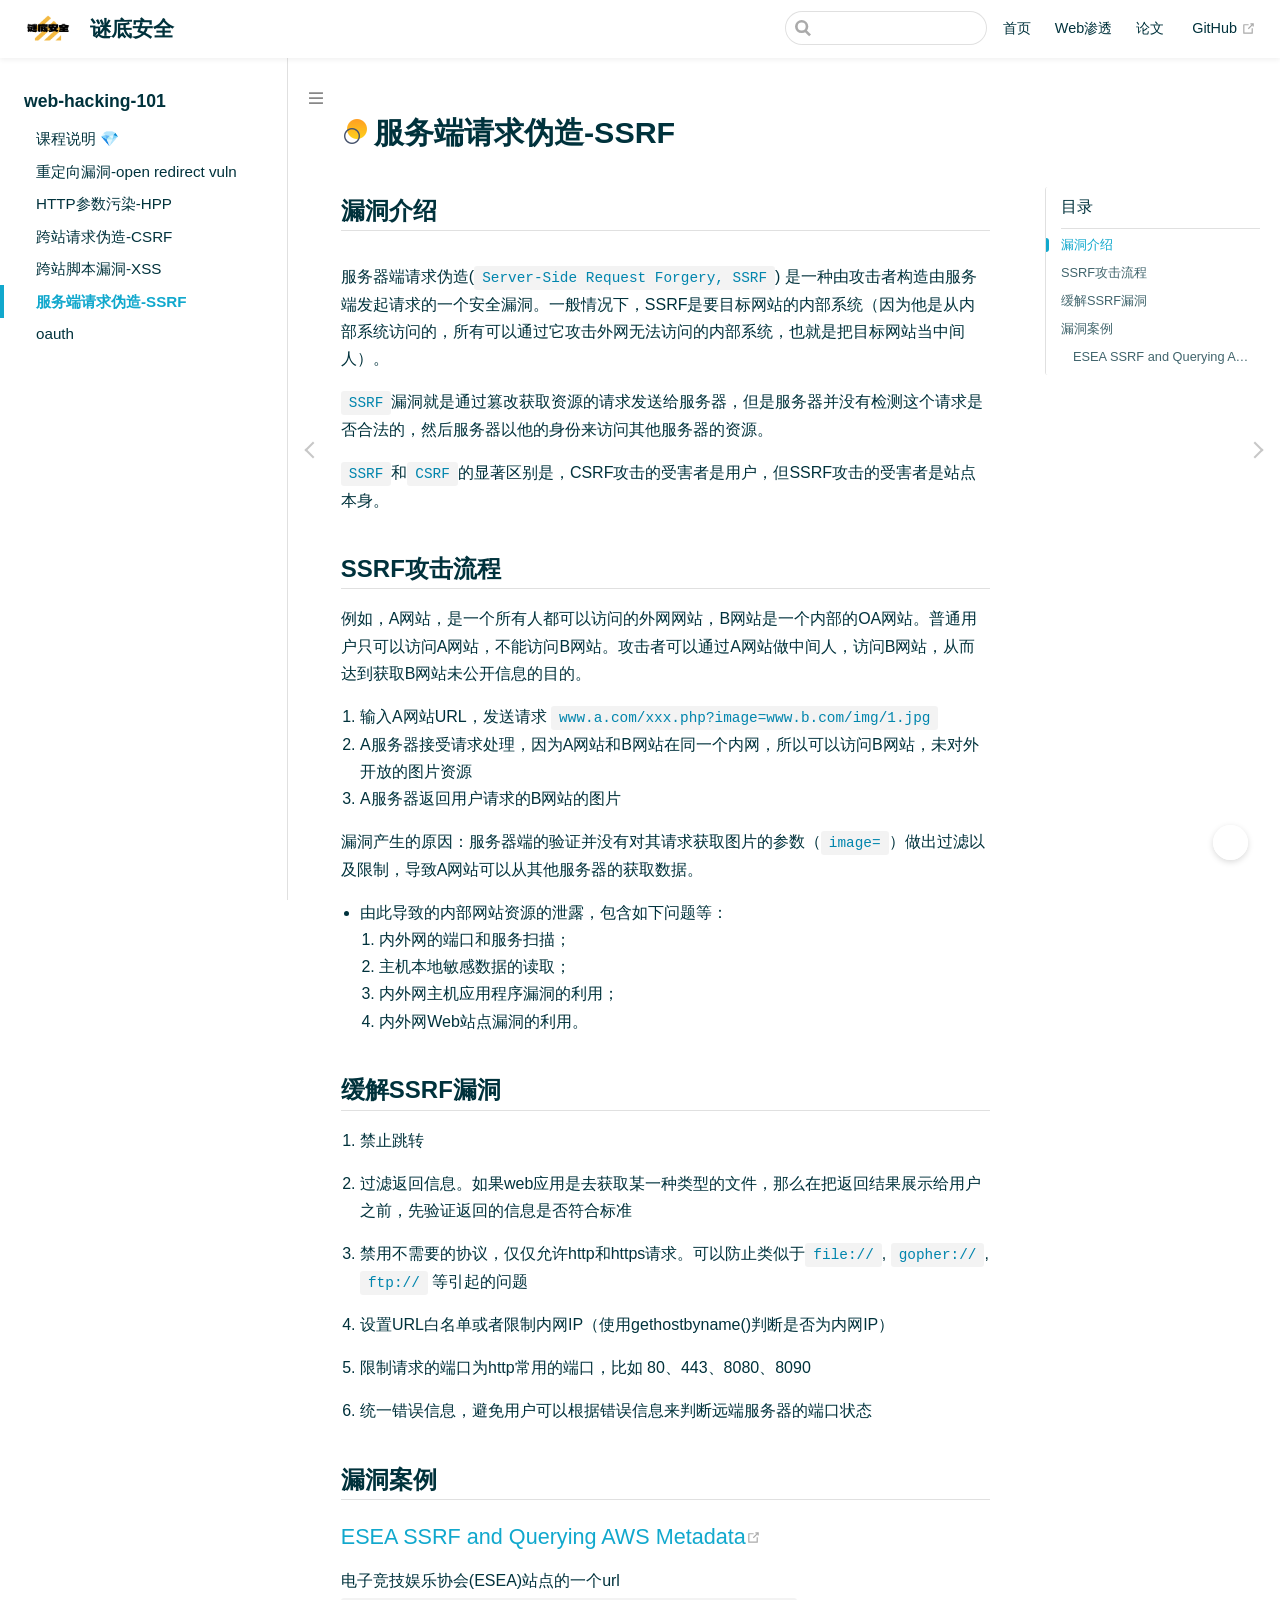
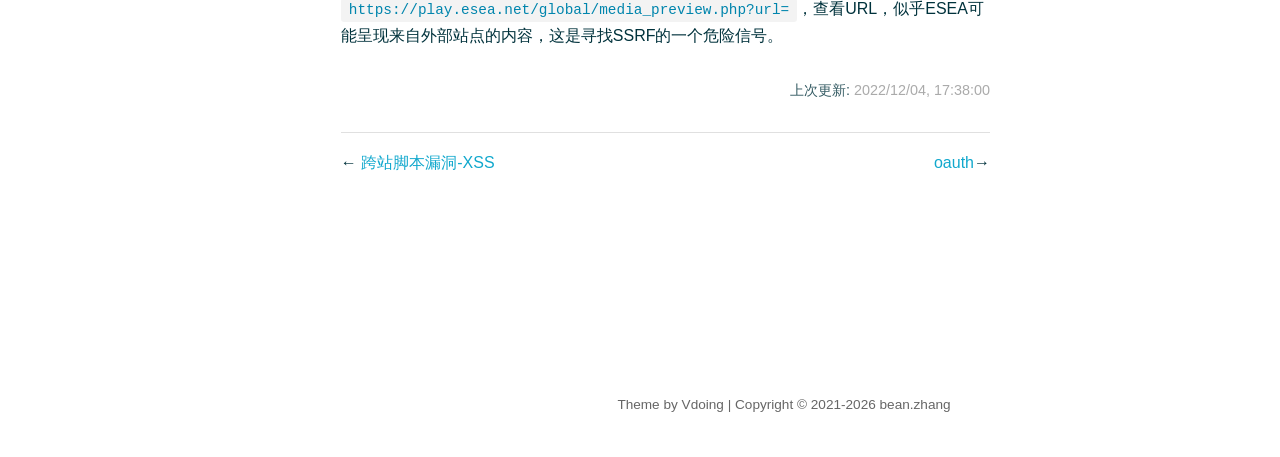
<file: pages/a93b57/index.html>
<!DOCTYPE html>
<html lang="en-US">
  <head>
    <meta charset="utf-8">
    <meta name="viewport" content="width=device-width,initial-scale=1">
    <title>服务端请求伪造-SSRF | 谜底安全</title>
    <meta name="generator" content="VuePress 1.9.2">
    <link rel="icon" href="/img/favicon.ico">
    <meta name="description" content="探索软件安全与软件质量的本源问题">
    <meta name="keywords" content="SDL,Web渗透,二进制安全,云原生安全,自动化,JMeter">
    <meta name="theme-color" content="#11a8cd">
    
    <link rel="preload" href="/assets/css/0.styles.a29a3543.css" as="style"><link rel="preload" href="/assets/js/app.e5755f4f.js" as="script"><link rel="preload" href="/assets/js/2.d9fc89a3.js" as="script"><link rel="preload" href="/assets/js/10.6377f898.js" as="script"><link rel="prefetch" href="/assets/js/11.2e731fd1.js"><link rel="prefetch" href="/assets/js/12.df77ecd8.js"><link rel="prefetch" href="/assets/js/13.39b4f5b7.js"><link rel="prefetch" href="/assets/js/14.f766a982.js"><link rel="prefetch" href="/assets/js/3.1a0a88f2.js"><link rel="prefetch" href="/assets/js/4.5c2c7e27.js"><link rel="prefetch" href="/assets/js/5.570bb12d.js"><link rel="prefetch" href="/assets/js/6.4d827518.js"><link rel="prefetch" href="/assets/js/7.c9a6d5dc.js"><link rel="prefetch" href="/assets/js/8.23bc4d75.js"><link rel="prefetch" href="/assets/js/9.0f758aa7.js">
    <link rel="stylesheet" href="/assets/css/0.styles.a29a3543.css">
  </head>
  <body class="theme-mode-light">
    <div id="app" data-server-rendered="true"><div class="theme-container sidebar-open have-rightmenu"><header class="navbar blur"><div title="目录" class="sidebar-button"><svg xmlns="http://www.w3.org/2000/svg" aria-hidden="true" role="img" viewBox="0 0 448 512" class="icon"><path fill="currentColor" d="M436 124H12c-6.627 0-12-5.373-12-12V80c0-6.627 5.373-12 12-12h424c6.627 0 12 5.373 12 12v32c0 6.627-5.373 12-12 12zm0 160H12c-6.627 0-12-5.373-12-12v-32c0-6.627 5.373-12 12-12h424c6.627 0 12 5.373 12 12v32c0 6.627-5.373 12-12 12zm0 160H12c-6.627 0-12-5.373-12-12v-32c0-6.627 5.373-12 12-12h424c6.627 0 12 5.373 12 12v32c0 6.627-5.373 12-12 12z"></path></svg></div> <a href="/" class="home-link router-link-active"><img src="/img/logo.png" alt="谜底安全" class="logo"> <span class="site-name can-hide">谜底安全</span></a> <div class="links"><div class="search-box"><input aria-label="Search" autocomplete="off" spellcheck="false" value=""> <!----></div> <nav class="nav-links can-hide"><div class="nav-item"><a href="/" class="nav-link">首页</a></div><div class="nav-item"><a href="/pages/b66292/" class="nav-link">Web渗透</a></div><div class="nav-item"><a href="/pages/8df1d6/" class="nav-link">论文</a></div> <a href="https://github.com/zhlu32" target="_blank" rel="noopener noreferrer" class="repo-link">
    GitHub
    <span><svg xmlns="http://www.w3.org/2000/svg" aria-hidden="true" focusable="false" x="0px" y="0px" viewBox="0 0 100 100" width="15" height="15" class="icon outbound"><path fill="currentColor" d="M18.8,85.1h56l0,0c2.2,0,4-1.8,4-4v-32h-8v28h-48v-48h28v-8h-32l0,0c-2.2,0-4,1.8-4,4v56C14.8,83.3,16.6,85.1,18.8,85.1z"></path> <polygon fill="currentColor" points="45.7,48.7 51.3,54.3 77.2,28.5 77.2,37.2 85.2,37.2 85.2,14.9 62.8,14.9 62.8,22.9 71.5,22.9"></polygon></svg> <span class="sr-only">(opens new window)</span></span></a></nav></div></header> <div class="sidebar-mask"></div> <div class="sidebar-hover-trigger"></div> <aside class="sidebar" style="display:none;"><!----> <nav class="nav-links"><div class="nav-item"><a href="/" class="nav-link">首页</a></div><div class="nav-item"><a href="/pages/b66292/" class="nav-link">Web渗透</a></div><div class="nav-item"><a href="/pages/8df1d6/" class="nav-link">论文</a></div> <a href="https://github.com/zhlu32" target="_blank" rel="noopener noreferrer" class="repo-link">
    GitHub
    <span><svg xmlns="http://www.w3.org/2000/svg" aria-hidden="true" focusable="false" x="0px" y="0px" viewBox="0 0 100 100" width="15" height="15" class="icon outbound"><path fill="currentColor" d="M18.8,85.1h56l0,0c2.2,0,4-1.8,4-4v-32h-8v28h-48v-48h28v-8h-32l0,0c-2.2,0-4,1.8-4,4v56C14.8,83.3,16.6,85.1,18.8,85.1z"></path> <polygon fill="currentColor" points="45.7,48.7 51.3,54.3 77.2,28.5 77.2,37.2 85.2,37.2 85.2,14.9 62.8,14.9 62.8,22.9 71.5,22.9"></polygon></svg> <span class="sr-only">(opens new window)</span></span></a></nav>  <ul class="sidebar-links"><li><section class="sidebar-group depth-0"><p class="sidebar-heading open"><span>web-hacking-101</span> <!----></p> <ul class="sidebar-links sidebar-group-items"><li><a href="/pages/b66292/" class="sidebar-link">课程说明 💎</a></li><li><a href="/pages/92d616/" class="sidebar-link">重定向漏洞-open redirect vuln</a></li><li><a href="/pages/ecf8d8/" class="sidebar-link">HTTP参数污染-HPP</a></li><li><a href="/pages/517fc0/" class="sidebar-link">跨站请求伪造-CSRF</a></li><li><a href="/pages/c27ab4/" class="sidebar-link">跨站脚本漏洞-XSS</a></li><li><a href="/pages/a93b57/" aria-current="page" class="active sidebar-link">服务端请求伪造-SSRF</a><ul class="sidebar-sub-headers"><li class="sidebar-sub-header level2"><a href="/pages/a93b57/#漏洞介绍" class="sidebar-link">漏洞介绍</a></li><li class="sidebar-sub-header level2"><a href="/pages/a93b57/#ssrf攻击流程" class="sidebar-link">SSRF攻击流程</a></li><li class="sidebar-sub-header level2"><a href="/pages/a93b57/#缓解ssrf漏洞" class="sidebar-link">缓解SSRF漏洞</a></li><li class="sidebar-sub-header level2"><a href="/pages/a93b57/#漏洞案例" class="sidebar-link">漏洞案例</a><ul class="sidebar-sub-headers"><li class="sidebar-sub-header level3"><a href="/pages/a93b57/#esea-ssrf-and-querying-aws-metadata" class="sidebar-link">ESEA SSRF and Querying AWS Metadata</a></li></ul></li></ul></li><li><a href="/pages/70c3c7/" class="sidebar-link">oauth</a></li></ul></section></li></ul> </aside> <div><main class="page"><div class="theme-vdoing-wrapper "><div class="placeholder"></div> <!----> <div class="content-wrapper"><div class="right-menu-wrapper"><div class="right-menu-margin"><div class="right-menu-title">目录</div> <div class="right-menu-content"></div></div></div> <h1><img src="[data-uri]">服务端请求伪造-SSRF<!----></h1> <!----> <div class="theme-vdoing-content content__default"><h2 id="漏洞介绍"><a href="#漏洞介绍" class="header-anchor">#</a> 漏洞介绍</h2> <p>服务器端请求伪造(<code>Server-Side Request Forgery, SSRF</code>) 是一种由攻击者构造由服务端发起请求的一个安全漏洞。一般情况下，SSRF是要目标网站的内部系统（因为他是从内部系统访问的，所有可以通过它攻击外网无法访问的内部系统，也就是把目标网站当中间人）。</p> <p>​<code>SSRF</code>漏洞就是通过篡改获取资源的请求发送给服务器，但是服务器并没有检测这个请求是否合法的，然后服务器以他的身份来访问其他服务器的资源。</p> <p><code>SSRF</code>和<code>CSRF</code>的显著区别是，CSRF攻击的受害者是用户，但SSRF攻击的受害者是站点本身。</p> <h2 id="ssrf攻击流程"><a href="#ssrf攻击流程" class="header-anchor">#</a> SSRF攻击流程</h2> <p>例如，A网站，是一个所有人都可以访问的外网网站，B网站是一个内部的OA网站。普通用户只可以访问A网站，不能访问B网站。攻击者可以通过A网站做中间人，访问B网站，从而达到获取B网站未公开信息的目的。</p> <ol><li>输入A网站URL，发送请求 <code>www.a.com/xxx.php?image=www.b.com/img/1.jpg</code></li> <li>A服务器接受请求处理，因为A网站和B网站在同一个内网，所以可以访问B网站，未对外开放的图片资源</li> <li>A服务器返回用户请求的B网站的图片</li></ol> <p>漏洞产生的原因：服务器端的验证并没有对其请求获取图片的参数（<code>image=</code>）做出过滤以及限制，导致A网站可以从其他服务器的获取数据。</p> <ul><li>由此导致的内部网站资源的泄露，包含如下问题等：
<ol><li>内外网的端口和服务扫描；</li> <li>主机本地敏感数据的读取；</li> <li>内外网主机应用程序漏洞的利用；</li> <li>内外网Web站点漏洞的利用。</li></ol></li></ul> <h2 id="缓解ssrf漏洞"><a href="#缓解ssrf漏洞" class="header-anchor">#</a> 缓解SSRF漏洞</h2> <ol><li><p>禁止跳转</p></li> <li><p>过滤返回信息。如果web应用是去获取某一种类型的文件，那么在把返回结果展示给用户之前，先验证返回的信息是否符合标准</p></li> <li><p>禁用不需要的协议，仅仅允许http和https请求。可以防止类似于<code>file://</code>, <code>gopher://</code>, <code>ftp://</code> 等引起的问题</p></li> <li><p>设置URL白名单或者限制内网IP（使用gethostbyname()判断是否为内网IP）</p></li> <li><p>限制请求的端口为http常用的端口，比如 80、443、8080、8090</p></li> <li><p>统一错误信息，避免用户可以根据错误信息来判断远端服务器的端口状态</p></li></ol> <h2 id="漏洞案例"><a href="#漏洞案例" class="header-anchor">#</a> 漏洞案例</h2> <h3 id="esea-ssrf-and-querying-aws-metadata"><a href="#esea-ssrf-and-querying-aws-metadata" class="header-anchor">#</a> <a href="https://buer.haus/2016/04/18/esea-server-side-request-forgery-and-querying-aws-meta-data/" target="_blank" rel="noopener noreferrer">ESEA SSRF and Querying AWS Metadata<span><svg xmlns="http://www.w3.org/2000/svg" aria-hidden="true" focusable="false" x="0px" y="0px" viewBox="0 0 100 100" width="15" height="15" class="icon outbound"><path fill="currentColor" d="M18.8,85.1h56l0,0c2.2,0,4-1.8,4-4v-32h-8v28h-48v-48h28v-8h-32l0,0c-2.2,0-4,1.8-4,4v56C14.8,83.3,16.6,85.1,18.8,85.1z"></path> <polygon fill="currentColor" points="45.7,48.7 51.3,54.3 77.2,28.5 77.2,37.2 85.2,37.2 85.2,14.9 62.8,14.9 62.8,22.9 71.5,22.9"></polygon></svg> <span class="sr-only">(opens new window)</span></span></a></h3> <p>电子竞技娱乐协会(ESEA)站点的一个url <code>https://play.esea.net/global/media_preview.php?url=</code>，查看URL，似乎ESEA可能呈现来自外部站点的内容，这是寻找SSRF的一个危险信号。</p></div></div> <!----> <div class="page-edit"><!----> <!----> <div class="last-updated"><span class="prefix">上次更新:</span> <span class="time">2022/12/04, 17:38:00</span></div></div> <div class="page-nav-wapper"><div class="page-nav-centre-wrap"><a href="/pages/c27ab4/" class="page-nav-centre page-nav-centre-prev"><div class="tooltip">跨站脚本漏洞-XSS</div></a> <a href="/pages/70c3c7/" class="page-nav-centre page-nav-centre-next"><div class="tooltip">oauth</div></a></div> <div class="page-nav"><p class="inner"><span class="prev">
        ←
        <a href="/pages/c27ab4/" class="prev">跨站脚本漏洞-XSS</a></span> <span class="next"><a href="/pages/70c3c7/">oauth</a>→
      </span></p></div></div></div> <!----></main></div> <div class="footer"><div class="icons"><a href="mailto:zhlu32@126.com" title="发邮件" target="_blank" class="iconfont icon-youjian"></a><a href="https://github.com/zhlu32" title="GitHub" target="_blank" class="iconfont icon-github"></a></div> 
  Theme by
  <a href="https://github.com/xugaoyi/vuepress-theme-vdoing" target="_blank" title="本站主题">Vdoing</a> 
    | Copyright © 2021-2022
    <span>bean.zhang</span></div> <div class="buttons"><div title="返回顶部" class="button blur go-to-top iconfont icon-fanhuidingbu" style="display:none;"></div> <div title="去评论" class="button blur go-to-comment iconfont icon-pinglun" style="display:none;"></div> <div title="主题模式" class="button blur theme-mode-but iconfont icon-zhuti"><ul class="select-box" style="display:none;"><li class="iconfont icon-zidong">
          跟随系统
        </li><li class="iconfont icon-rijianmoshi">
          浅色模式
        </li><li class="iconfont icon-yejianmoshi">
          深色模式
        </li><li class="iconfont icon-yuedu">
          阅读模式
        </li></ul></div></div> <!----> <!----> <!----></div><div class="global-ui"></div></div>
    <script src="/assets/js/app.e5755f4f.js" defer></script><script src="/assets/js/2.d9fc89a3.js" defer></script><script src="/assets/js/10.6377f898.js" defer></script>
  </body>
</html>
</file>
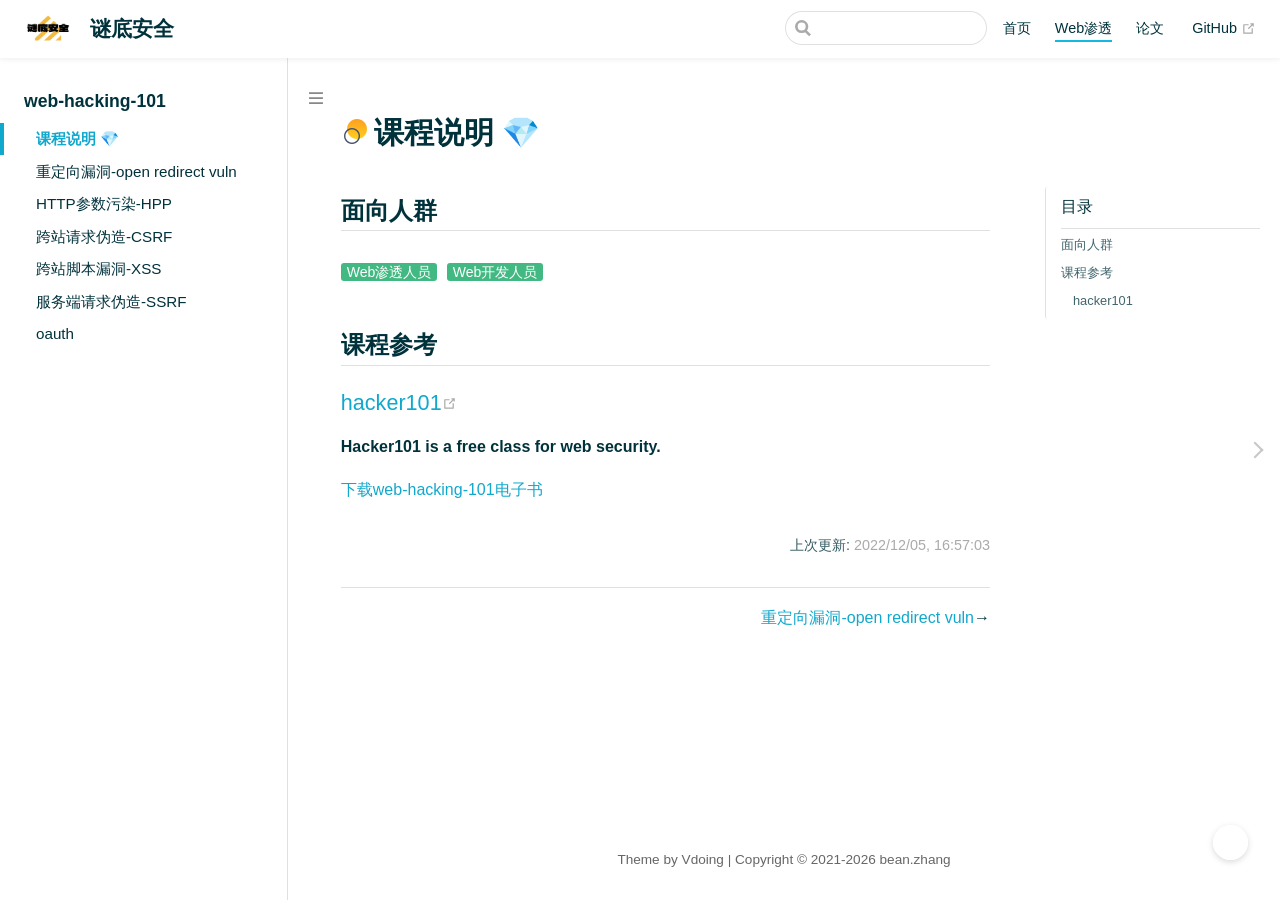
<file: pages/b66292/index.html>
<!DOCTYPE html>
<html lang="en-US">
  <head>
    <meta charset="utf-8">
    <meta name="viewport" content="width=device-width,initial-scale=1">
    <title>课程说明 💎 | 谜底安全</title>
    <meta name="generator" content="VuePress 1.9.2">
    <link rel="icon" href="/img/favicon.ico">
    <meta name="description" content="探索软件安全与软件质量的本源问题">
    <meta name="keywords" content="SDL,Web渗透,二进制安全,云原生安全,自动化,JMeter">
    <meta name="theme-color" content="#11a8cd">
    
    <link rel="preload" href="/assets/css/0.styles.a29a3543.css" as="style"><link rel="preload" href="/assets/js/app.e5755f4f.js" as="script"><link rel="preload" href="/assets/js/2.d9fc89a3.js" as="script"><link rel="preload" href="/assets/js/5.570bb12d.js" as="script"><link rel="preload" href="/assets/js/3.1a0a88f2.js" as="script"><link rel="prefetch" href="/assets/js/10.6377f898.js"><link rel="prefetch" href="/assets/js/11.2e731fd1.js"><link rel="prefetch" href="/assets/js/12.df77ecd8.js"><link rel="prefetch" href="/assets/js/13.39b4f5b7.js"><link rel="prefetch" href="/assets/js/14.f766a982.js"><link rel="prefetch" href="/assets/js/4.5c2c7e27.js"><link rel="prefetch" href="/assets/js/6.4d827518.js"><link rel="prefetch" href="/assets/js/7.c9a6d5dc.js"><link rel="prefetch" href="/assets/js/8.23bc4d75.js"><link rel="prefetch" href="/assets/js/9.0f758aa7.js">
    <link rel="stylesheet" href="/assets/css/0.styles.a29a3543.css">
  </head>
  <body class="theme-mode-light">
    <div id="app" data-server-rendered="true"><div class="theme-container sidebar-open have-rightmenu"><header class="navbar blur"><div title="目录" class="sidebar-button"><svg xmlns="http://www.w3.org/2000/svg" aria-hidden="true" role="img" viewBox="0 0 448 512" class="icon"><path fill="currentColor" d="M436 124H12c-6.627 0-12-5.373-12-12V80c0-6.627 5.373-12 12-12h424c6.627 0 12 5.373 12 12v32c0 6.627-5.373 12-12 12zm0 160H12c-6.627 0-12-5.373-12-12v-32c0-6.627 5.373-12 12-12h424c6.627 0 12 5.373 12 12v32c0 6.627-5.373 12-12 12zm0 160H12c-6.627 0-12-5.373-12-12v-32c0-6.627 5.373-12 12-12h424c6.627 0 12 5.373 12 12v32c0 6.627-5.373 12-12 12z"></path></svg></div> <a href="/" class="home-link router-link-active"><img src="/img/logo.png" alt="谜底安全" class="logo"> <span class="site-name can-hide">谜底安全</span></a> <div class="links"><div class="search-box"><input aria-label="Search" autocomplete="off" spellcheck="false" value=""> <!----></div> <nav class="nav-links can-hide"><div class="nav-item"><a href="/" class="nav-link">首页</a></div><div class="nav-item"><a href="/pages/b66292/" aria-current="page" class="nav-link router-link-exact-active router-link-active">Web渗透</a></div><div class="nav-item"><a href="/pages/8df1d6/" class="nav-link">论文</a></div> <a href="https://github.com/zhlu32" target="_blank" rel="noopener noreferrer" class="repo-link">
    GitHub
    <span><svg xmlns="http://www.w3.org/2000/svg" aria-hidden="true" focusable="false" x="0px" y="0px" viewBox="0 0 100 100" width="15" height="15" class="icon outbound"><path fill="currentColor" d="M18.8,85.1h56l0,0c2.2,0,4-1.8,4-4v-32h-8v28h-48v-48h28v-8h-32l0,0c-2.2,0-4,1.8-4,4v56C14.8,83.3,16.6,85.1,18.8,85.1z"></path> <polygon fill="currentColor" points="45.7,48.7 51.3,54.3 77.2,28.5 77.2,37.2 85.2,37.2 85.2,14.9 62.8,14.9 62.8,22.9 71.5,22.9"></polygon></svg> <span class="sr-only">(opens new window)</span></span></a></nav></div></header> <div class="sidebar-mask"></div> <div class="sidebar-hover-trigger"></div> <aside class="sidebar" style="display:none;"><!----> <nav class="nav-links"><div class="nav-item"><a href="/" class="nav-link">首页</a></div><div class="nav-item"><a href="/pages/b66292/" aria-current="page" class="nav-link router-link-exact-active router-link-active">Web渗透</a></div><div class="nav-item"><a href="/pages/8df1d6/" class="nav-link">论文</a></div> <a href="https://github.com/zhlu32" target="_blank" rel="noopener noreferrer" class="repo-link">
    GitHub
    <span><svg xmlns="http://www.w3.org/2000/svg" aria-hidden="true" focusable="false" x="0px" y="0px" viewBox="0 0 100 100" width="15" height="15" class="icon outbound"><path fill="currentColor" d="M18.8,85.1h56l0,0c2.2,0,4-1.8,4-4v-32h-8v28h-48v-48h28v-8h-32l0,0c-2.2,0-4,1.8-4,4v56C14.8,83.3,16.6,85.1,18.8,85.1z"></path> <polygon fill="currentColor" points="45.7,48.7 51.3,54.3 77.2,28.5 77.2,37.2 85.2,37.2 85.2,14.9 62.8,14.9 62.8,22.9 71.5,22.9"></polygon></svg> <span class="sr-only">(opens new window)</span></span></a></nav>  <ul class="sidebar-links"><li><section class="sidebar-group depth-0"><p class="sidebar-heading open"><span>web-hacking-101</span> <!----></p> <ul class="sidebar-links sidebar-group-items"><li><a href="/pages/b66292/" aria-current="page" class="active sidebar-link">课程说明 💎</a><ul class="sidebar-sub-headers"><li class="sidebar-sub-header level2"><a href="/pages/b66292/#面向人群" class="sidebar-link">面向人群</a></li><li class="sidebar-sub-header level2"><a href="/pages/b66292/#课程参考" class="sidebar-link">课程参考</a><ul class="sidebar-sub-headers"><li class="sidebar-sub-header level3"><a href="/pages/b66292/#hacker101" class="sidebar-link">hacker101</a></li></ul></li></ul></li><li><a href="/pages/92d616/" class="sidebar-link">重定向漏洞-open redirect vuln</a></li><li><a href="/pages/ecf8d8/" class="sidebar-link">HTTP参数污染-HPP</a></li><li><a href="/pages/517fc0/" class="sidebar-link">跨站请求伪造-CSRF</a></li><li><a href="/pages/c27ab4/" class="sidebar-link">跨站脚本漏洞-XSS</a></li><li><a href="/pages/a93b57/" class="sidebar-link">服务端请求伪造-SSRF</a></li><li><a href="/pages/70c3c7/" class="sidebar-link">oauth</a></li></ul></section></li></ul> </aside> <div><main class="page"><div class="theme-vdoing-wrapper "><div class="placeholder"></div> <!----> <div class="content-wrapper"><div class="right-menu-wrapper"><div class="right-menu-margin"><div class="right-menu-title">目录</div> <div class="right-menu-content"></div></div></div> <h1><img src="[data-uri]">课程说明 💎<!----></h1> <!----> <div class="theme-vdoing-content content__default"><h2 id="面向人群"><a href="#面向人群" class="header-anchor">#</a> 面向人群</h2> <p><span class="badge tip" style="vertical-align:top;" data-v-d5affa18>Web渗透人员</span> <span class="badge tip" style="vertical-align:top;" data-v-d5affa18>Web开发人员</span></p> <h2 id="课程参考"><a href="#课程参考" class="header-anchor">#</a> 课程参考</h2> <h3 id="hacker101"><a href="#hacker101" class="header-anchor">#</a> <a href="https://www.hacker101.com/" target="_blank" rel="noopener noreferrer">hacker101<span><svg xmlns="http://www.w3.org/2000/svg" aria-hidden="true" focusable="false" x="0px" y="0px" viewBox="0 0 100 100" width="15" height="15" class="icon outbound"><path fill="currentColor" d="M18.8,85.1h56l0,0c2.2,0,4-1.8,4-4v-32h-8v28h-48v-48h28v-8h-32l0,0c-2.2,0-4,1.8-4,4v56C14.8,83.3,16.6,85.1,18.8,85.1z"></path> <polygon fill="currentColor" points="45.7,48.7 51.3,54.3 77.2,28.5 77.2,37.2 85.2,37.2 85.2,14.9 62.8,14.9 62.8,22.9 71.5,22.9"></polygon></svg> <span class="sr-only">(opens new window)</span></span></a></h3> <p><strong>Hacker101 is a free class for web security.</strong></p> <p><a href="/file/web-hacking-101/web-hacking-101.pdf">下载web-hacking-101电子书</a></p></div></div> <!----> <div class="page-edit"><!----> <!----> <div class="last-updated"><span class="prefix">上次更新:</span> <span class="time">2022/12/05, 16:57:03</span></div></div> <div class="page-nav-wapper"><div class="page-nav-centre-wrap"><!----> <a href="/pages/92d616/" class="page-nav-centre page-nav-centre-next"><div class="tooltip">重定向漏洞-open redirect vuln</div></a></div> <div class="page-nav"><p class="inner"><!----> <span class="next"><a href="/pages/92d616/">重定向漏洞-open redirect vuln</a>→
      </span></p></div></div></div> <!----></main></div> <div class="footer"><div class="icons"><a href="mailto:zhlu32@126.com" title="发邮件" target="_blank" class="iconfont icon-youjian"></a><a href="https://github.com/zhlu32" title="GitHub" target="_blank" class="iconfont icon-github"></a></div> 
  Theme by
  <a href="https://github.com/xugaoyi/vuepress-theme-vdoing" target="_blank" title="本站主题">Vdoing</a> 
    | Copyright © 2021-2022
    <span>bean.zhang</span></div> <div class="buttons"><div title="返回顶部" class="button blur go-to-top iconfont icon-fanhuidingbu" style="display:none;"></div> <div title="去评论" class="button blur go-to-comment iconfont icon-pinglun" style="display:none;"></div> <div title="主题模式" class="button blur theme-mode-but iconfont icon-zhuti"><ul class="select-box" style="display:none;"><li class="iconfont icon-zidong">
          跟随系统
        </li><li class="iconfont icon-rijianmoshi">
          浅色模式
        </li><li class="iconfont icon-yejianmoshi">
          深色模式
        </li><li class="iconfont icon-yuedu">
          阅读模式
        </li></ul></div></div> <!----> <!----> <!----></div><div class="global-ui"></div></div>
    <script src="/assets/js/app.e5755f4f.js" defer></script><script src="/assets/js/2.d9fc89a3.js" defer></script><script src="/assets/js/5.570bb12d.js" defer></script><script src="/assets/js/3.1a0a88f2.js" defer></script>
  </body>
</html>
</file>
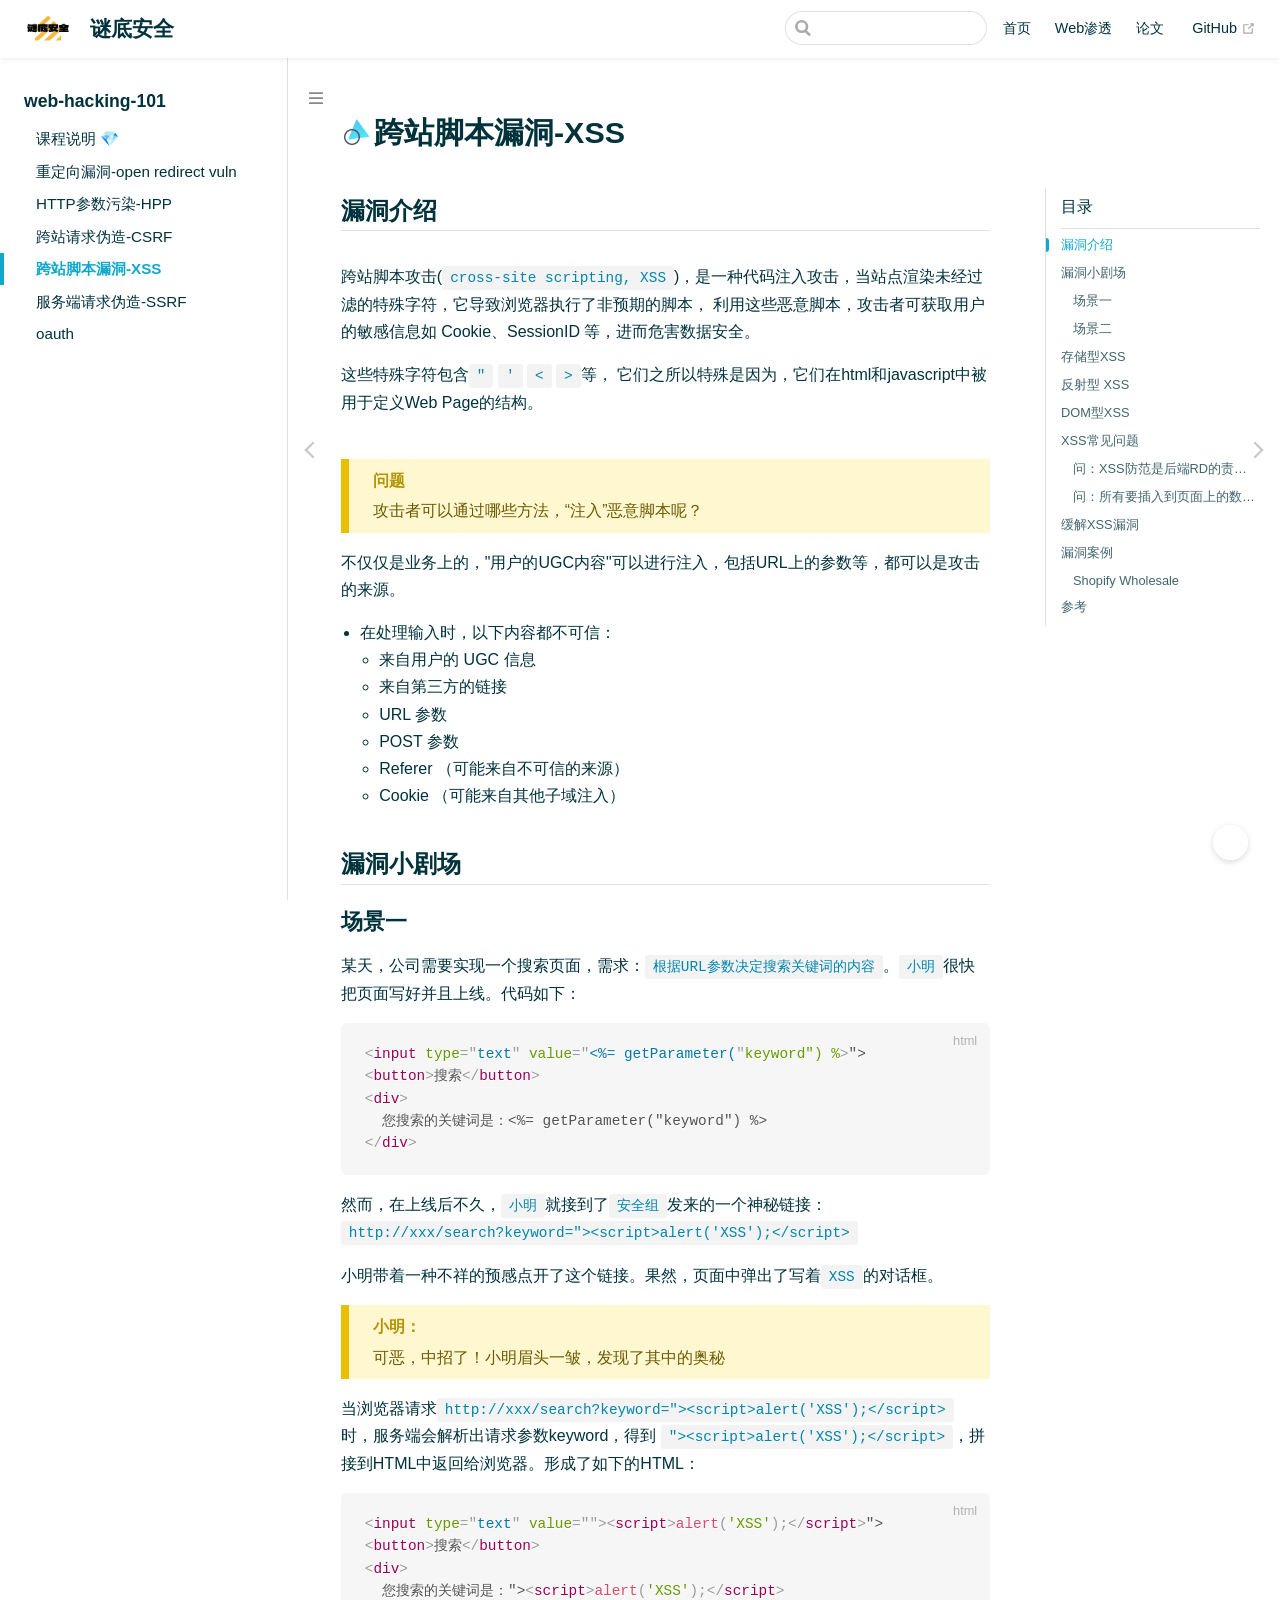
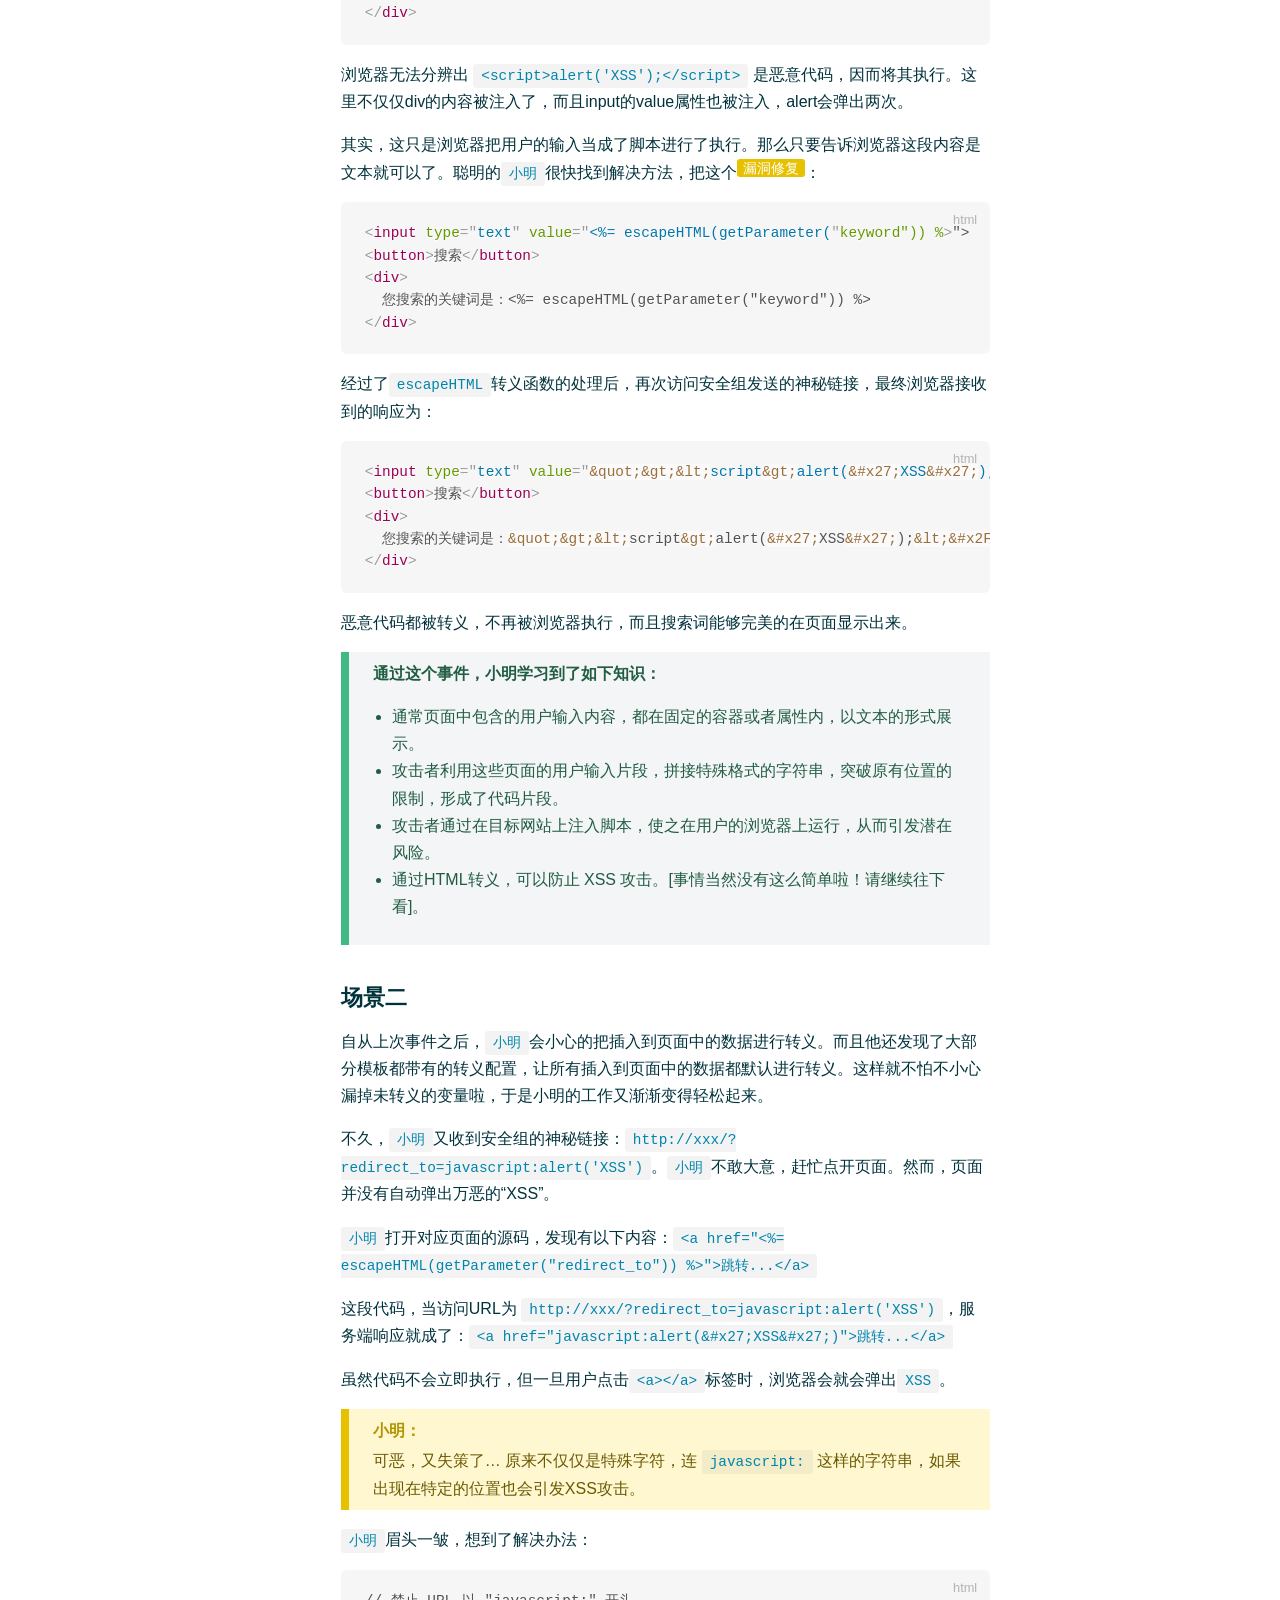
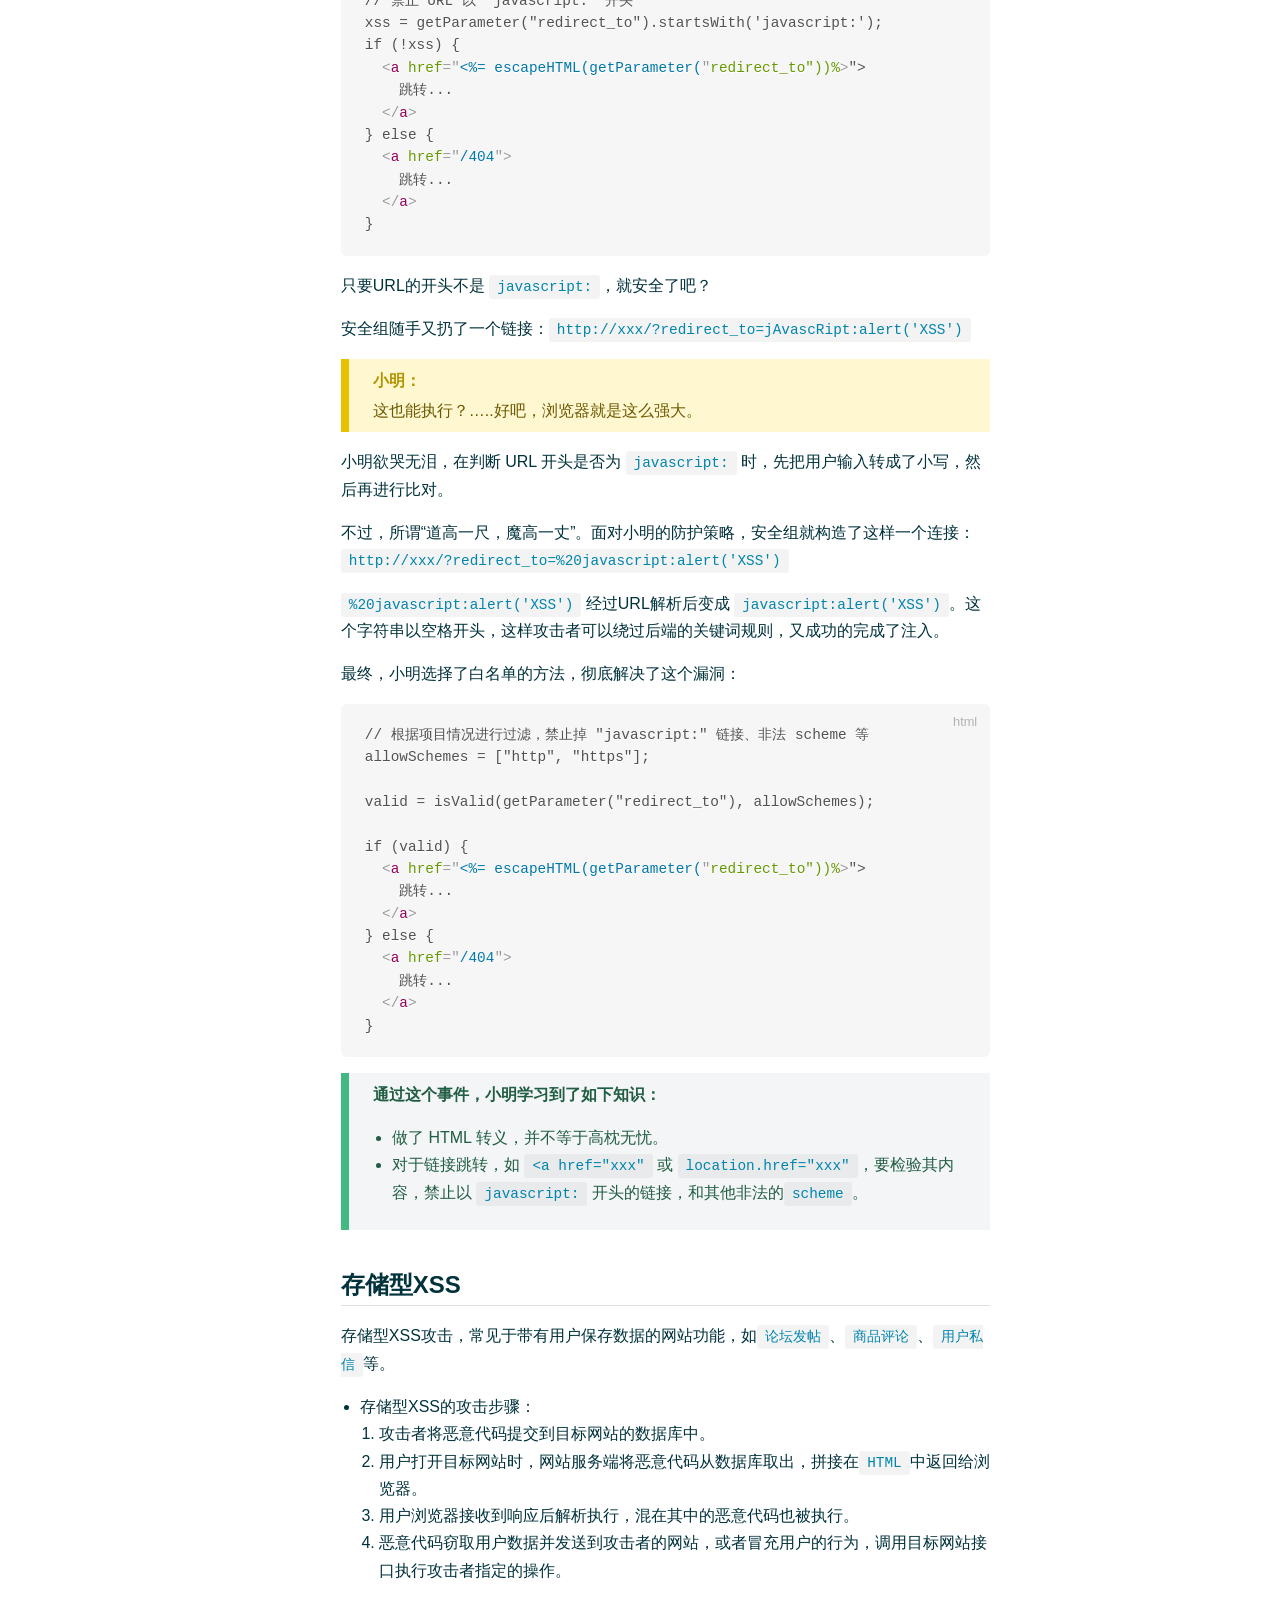
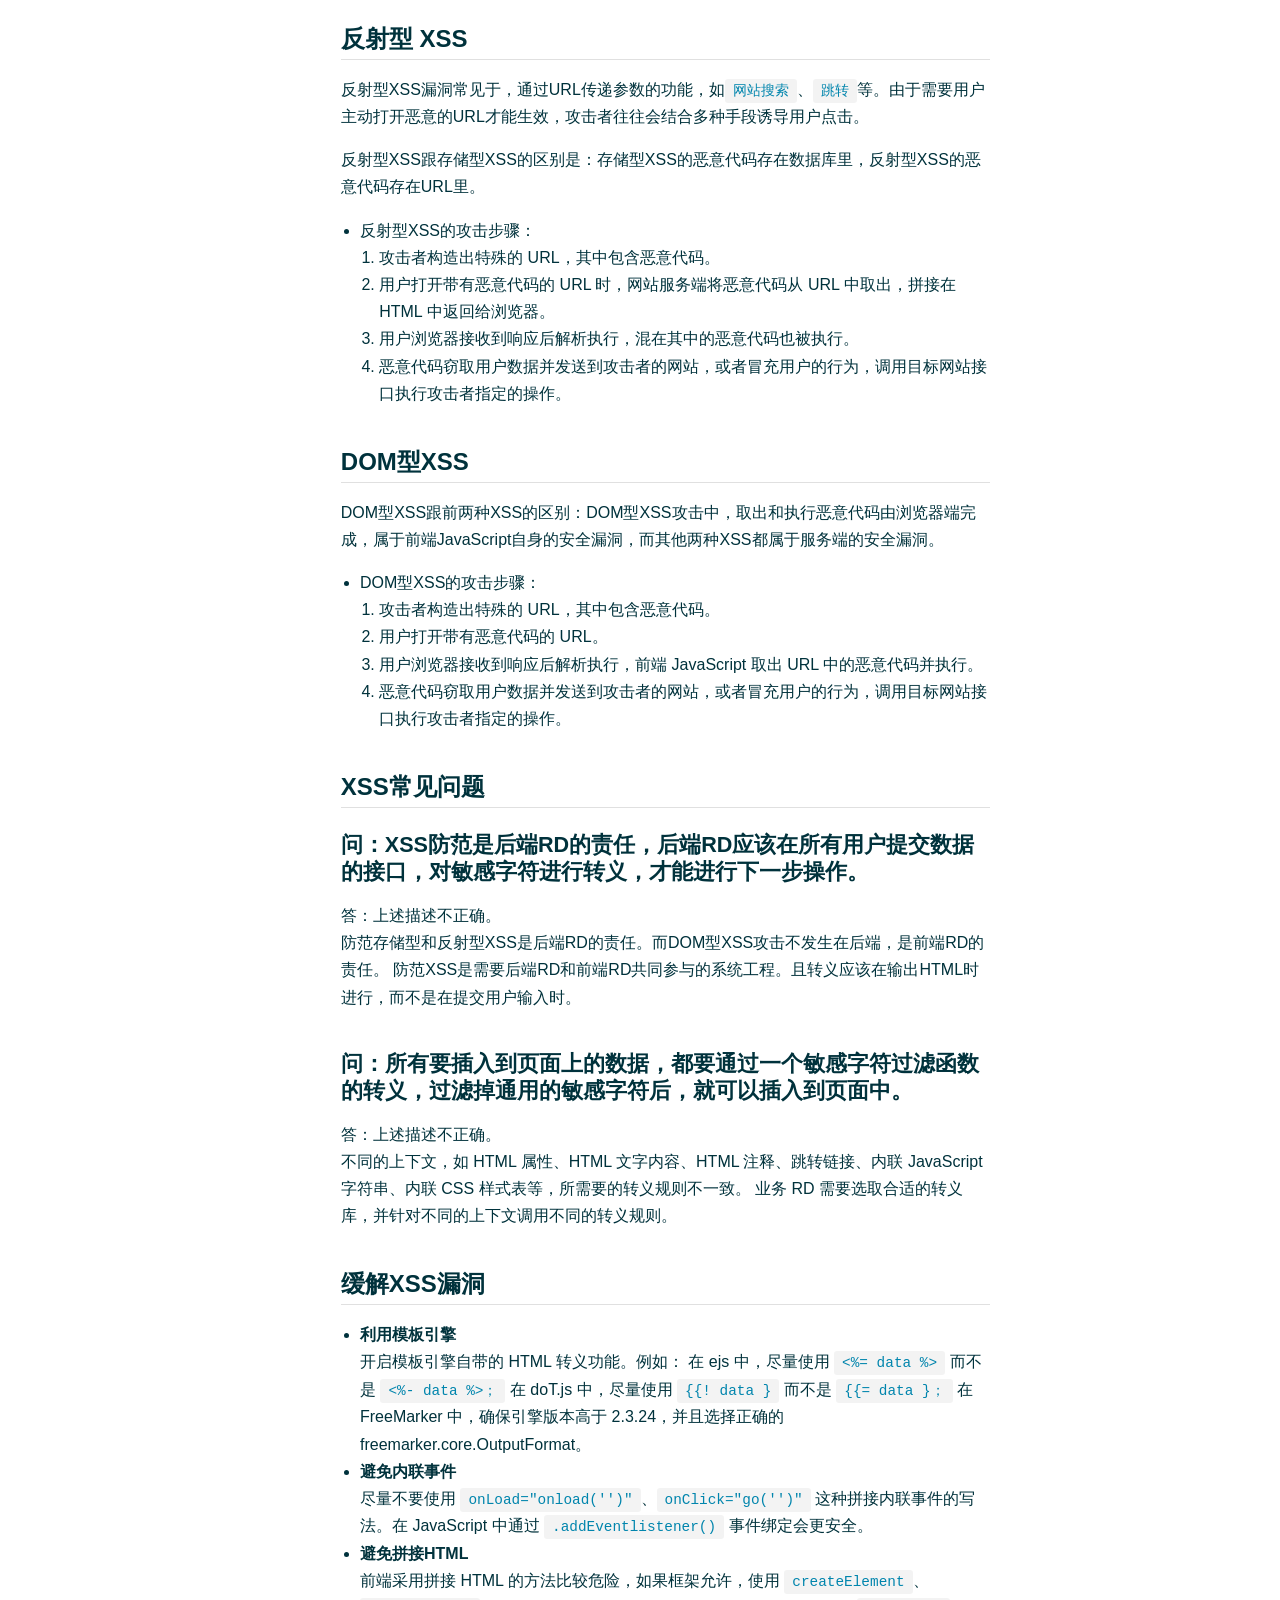
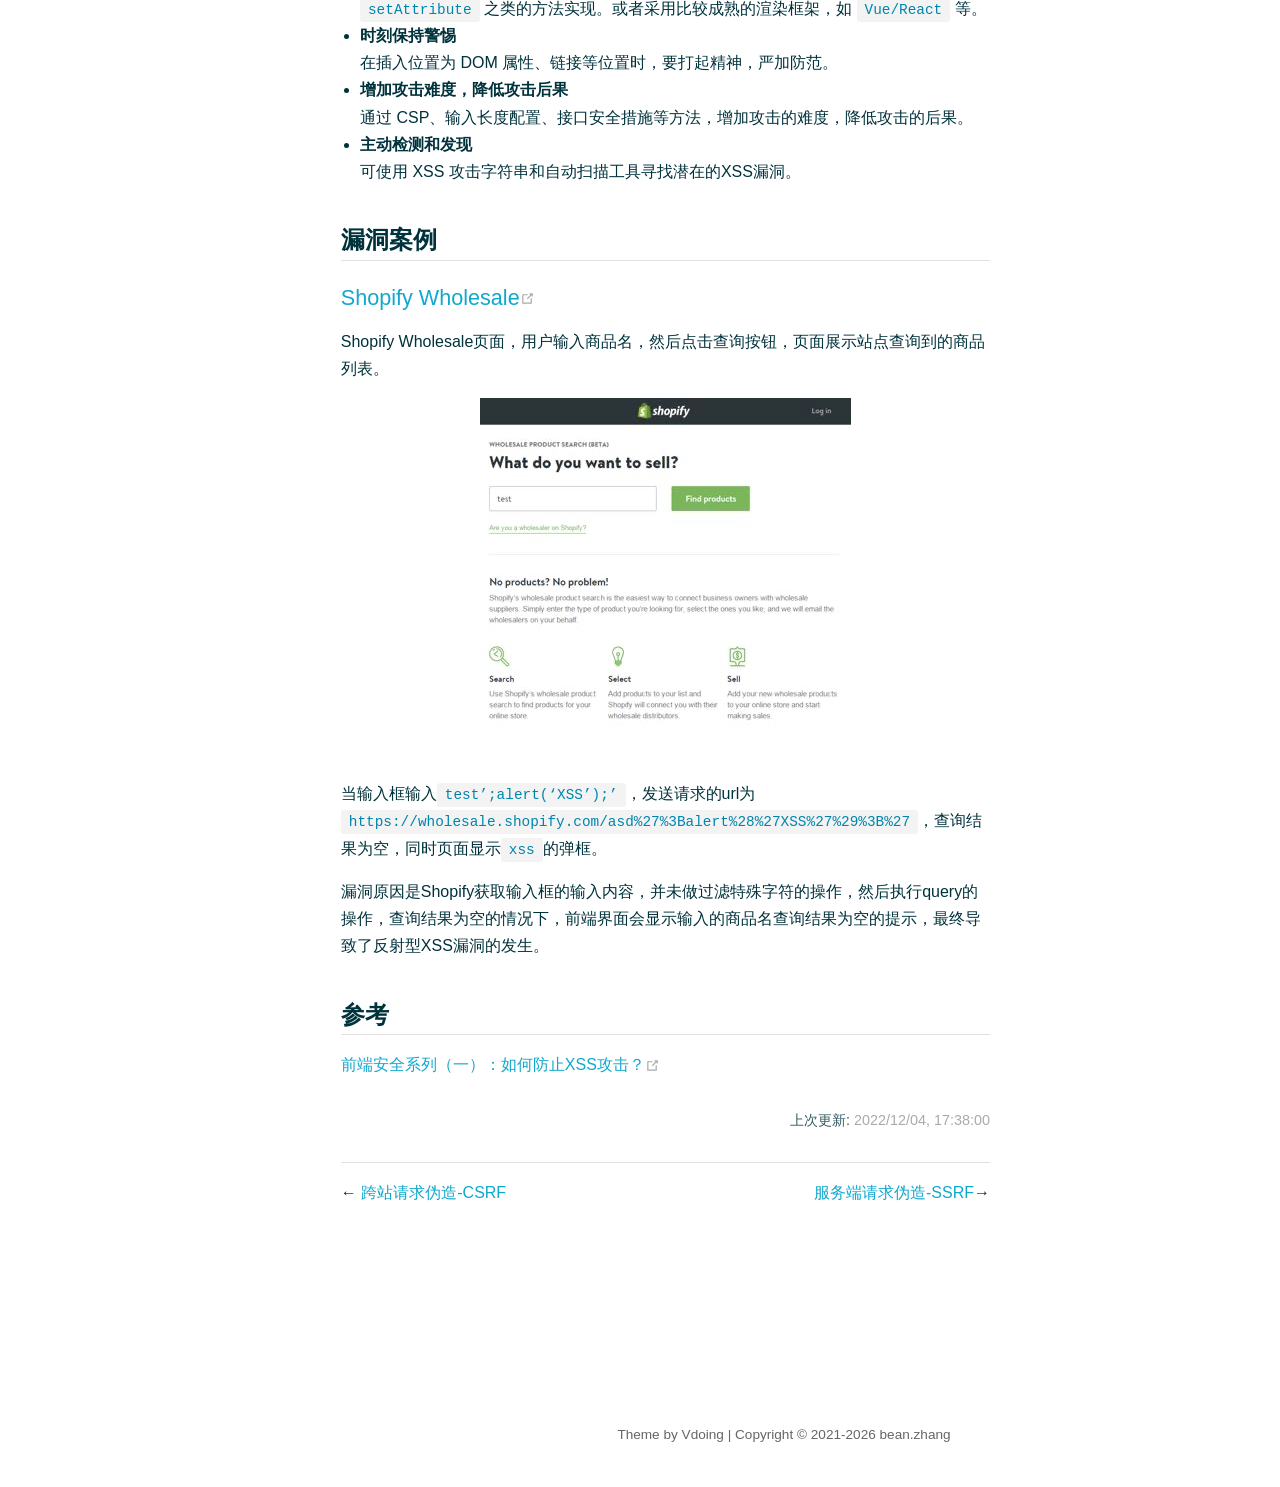
<file: pages/c27ab4/index.html>
<!DOCTYPE html>
<html lang="en-US">
  <head>
    <meta charset="utf-8">
    <meta name="viewport" content="width=device-width,initial-scale=1">
    <title>跨站脚本漏洞-XSS | 谜底安全</title>
    <meta name="generator" content="VuePress 1.9.2">
    <link rel="icon" href="/img/favicon.ico">
    <meta name="description" content="探索软件安全与软件质量的本源问题">
    <meta name="keywords" content="SDL,Web渗透,二进制安全,云原生安全,自动化,JMeter">
    <meta name="theme-color" content="#11a8cd">
    
    <link rel="preload" href="/assets/css/0.styles.a29a3543.css" as="style"><link rel="preload" href="/assets/js/app.e5755f4f.js" as="script"><link rel="preload" href="/assets/js/2.d9fc89a3.js" as="script"><link rel="preload" href="/assets/js/9.0f758aa7.js" as="script"><link rel="preload" href="/assets/js/3.1a0a88f2.js" as="script"><link rel="prefetch" href="/assets/js/10.6377f898.js"><link rel="prefetch" href="/assets/js/11.2e731fd1.js"><link rel="prefetch" href="/assets/js/12.df77ecd8.js"><link rel="prefetch" href="/assets/js/13.39b4f5b7.js"><link rel="prefetch" href="/assets/js/14.f766a982.js"><link rel="prefetch" href="/assets/js/4.5c2c7e27.js"><link rel="prefetch" href="/assets/js/5.570bb12d.js"><link rel="prefetch" href="/assets/js/6.4d827518.js"><link rel="prefetch" href="/assets/js/7.c9a6d5dc.js"><link rel="prefetch" href="/assets/js/8.23bc4d75.js">
    <link rel="stylesheet" href="/assets/css/0.styles.a29a3543.css">
  </head>
  <body class="theme-mode-light">
    <div id="app" data-server-rendered="true"><div class="theme-container sidebar-open have-rightmenu"><header class="navbar blur"><div title="目录" class="sidebar-button"><svg xmlns="http://www.w3.org/2000/svg" aria-hidden="true" role="img" viewBox="0 0 448 512" class="icon"><path fill="currentColor" d="M436 124H12c-6.627 0-12-5.373-12-12V80c0-6.627 5.373-12 12-12h424c6.627 0 12 5.373 12 12v32c0 6.627-5.373 12-12 12zm0 160H12c-6.627 0-12-5.373-12-12v-32c0-6.627 5.373-12 12-12h424c6.627 0 12 5.373 12 12v32c0 6.627-5.373 12-12 12zm0 160H12c-6.627 0-12-5.373-12-12v-32c0-6.627 5.373-12 12-12h424c6.627 0 12 5.373 12 12v32c0 6.627-5.373 12-12 12z"></path></svg></div> <a href="/" class="home-link router-link-active"><img src="/img/logo.png" alt="谜底安全" class="logo"> <span class="site-name can-hide">谜底安全</span></a> <div class="links"><div class="search-box"><input aria-label="Search" autocomplete="off" spellcheck="false" value=""> <!----></div> <nav class="nav-links can-hide"><div class="nav-item"><a href="/" class="nav-link">首页</a></div><div class="nav-item"><a href="/pages/b66292/" class="nav-link">Web渗透</a></div><div class="nav-item"><a href="/pages/8df1d6/" class="nav-link">论文</a></div> <a href="https://github.com/zhlu32" target="_blank" rel="noopener noreferrer" class="repo-link">
    GitHub
    <span><svg xmlns="http://www.w3.org/2000/svg" aria-hidden="true" focusable="false" x="0px" y="0px" viewBox="0 0 100 100" width="15" height="15" class="icon outbound"><path fill="currentColor" d="M18.8,85.1h56l0,0c2.2,0,4-1.8,4-4v-32h-8v28h-48v-48h28v-8h-32l0,0c-2.2,0-4,1.8-4,4v56C14.8,83.3,16.6,85.1,18.8,85.1z"></path> <polygon fill="currentColor" points="45.7,48.7 51.3,54.3 77.2,28.5 77.2,37.2 85.2,37.2 85.2,14.9 62.8,14.9 62.8,22.9 71.5,22.9"></polygon></svg> <span class="sr-only">(opens new window)</span></span></a></nav></div></header> <div class="sidebar-mask"></div> <div class="sidebar-hover-trigger"></div> <aside class="sidebar" style="display:none;"><!----> <nav class="nav-links"><div class="nav-item"><a href="/" class="nav-link">首页</a></div><div class="nav-item"><a href="/pages/b66292/" class="nav-link">Web渗透</a></div><div class="nav-item"><a href="/pages/8df1d6/" class="nav-link">论文</a></div> <a href="https://github.com/zhlu32" target="_blank" rel="noopener noreferrer" class="repo-link">
    GitHub
    <span><svg xmlns="http://www.w3.org/2000/svg" aria-hidden="true" focusable="false" x="0px" y="0px" viewBox="0 0 100 100" width="15" height="15" class="icon outbound"><path fill="currentColor" d="M18.8,85.1h56l0,0c2.2,0,4-1.8,4-4v-32h-8v28h-48v-48h28v-8h-32l0,0c-2.2,0-4,1.8-4,4v56C14.8,83.3,16.6,85.1,18.8,85.1z"></path> <polygon fill="currentColor" points="45.7,48.7 51.3,54.3 77.2,28.5 77.2,37.2 85.2,37.2 85.2,14.9 62.8,14.9 62.8,22.9 71.5,22.9"></polygon></svg> <span class="sr-only">(opens new window)</span></span></a></nav>  <ul class="sidebar-links"><li><section class="sidebar-group depth-0"><p class="sidebar-heading open"><span>web-hacking-101</span> <!----></p> <ul class="sidebar-links sidebar-group-items"><li><a href="/pages/b66292/" class="sidebar-link">课程说明 💎</a></li><li><a href="/pages/92d616/" class="sidebar-link">重定向漏洞-open redirect vuln</a></li><li><a href="/pages/ecf8d8/" class="sidebar-link">HTTP参数污染-HPP</a></li><li><a href="/pages/517fc0/" class="sidebar-link">跨站请求伪造-CSRF</a></li><li><a href="/pages/c27ab4/" aria-current="page" class="active sidebar-link">跨站脚本漏洞-XSS</a><ul class="sidebar-sub-headers"><li class="sidebar-sub-header level2"><a href="/pages/c27ab4/#漏洞介绍" class="sidebar-link">漏洞介绍</a></li><li class="sidebar-sub-header level2"><a href="/pages/c27ab4/#漏洞小剧场" class="sidebar-link">漏洞小剧场</a><ul class="sidebar-sub-headers"><li class="sidebar-sub-header level3"><a href="/pages/c27ab4/#场景一" class="sidebar-link">场景一</a></li><li class="sidebar-sub-header level3"><a href="/pages/c27ab4/#场景二" class="sidebar-link">场景二</a></li></ul></li><li class="sidebar-sub-header level2"><a href="/pages/c27ab4/#存储型xss" class="sidebar-link">存储型XSS</a></li><li class="sidebar-sub-header level2"><a href="/pages/c27ab4/#反射型-xss" class="sidebar-link">反射型 XSS</a></li><li class="sidebar-sub-header level2"><a href="/pages/c27ab4/#dom型xss" class="sidebar-link">DOM型XSS</a></li><li class="sidebar-sub-header level2"><a href="/pages/c27ab4/#xss常见问题" class="sidebar-link">XSS常见问题</a><ul class="sidebar-sub-headers"><li class="sidebar-sub-header level3"><a href="/pages/c27ab4/#问-xss防范是后端rd的责任-后端rd应该在所有用户提交数据的接口-对敏感字符进行转义-才能进行下一步操作。" class="sidebar-link">问：XSS防范是后端RD的责任，后端RD应该在所有用户提交数据的接口，对敏感字符进行转义，才能进行下一步操作。</a></li><li class="sidebar-sub-header level3"><a href="/pages/c27ab4/#问-所有要插入到页面上的数据-都要通过一个敏感字符过滤函数的转义-过滤掉通用的敏感字符后-就可以插入到页面中。" class="sidebar-link">问：所有要插入到页面上的数据，都要通过一个敏感字符过滤函数的转义，过滤掉通用的敏感字符后，就可以插入到页面中。</a></li></ul></li><li class="sidebar-sub-header level2"><a href="/pages/c27ab4/#缓解xss漏洞" class="sidebar-link">缓解XSS漏洞</a></li><li class="sidebar-sub-header level2"><a href="/pages/c27ab4/#漏洞案例" class="sidebar-link">漏洞案例</a><ul class="sidebar-sub-headers"><li class="sidebar-sub-header level3"><a href="/pages/c27ab4/#shopify-wholesale" class="sidebar-link">Shopify Wholesale</a></li></ul></li><li class="sidebar-sub-header level2"><a href="/pages/c27ab4/#参考" class="sidebar-link">参考</a></li></ul></li><li><a href="/pages/a93b57/" class="sidebar-link">服务端请求伪造-SSRF</a></li><li><a href="/pages/70c3c7/" class="sidebar-link">oauth</a></li></ul></section></li></ul> </aside> <div><main class="page"><div class="theme-vdoing-wrapper "><div class="placeholder"></div> <!----> <div class="content-wrapper"><div class="right-menu-wrapper"><div class="right-menu-margin"><div class="right-menu-title">目录</div> <div class="right-menu-content"></div></div></div> <h1><img src="[data-uri]">跨站脚本漏洞-XSS<!----></h1> <!----> <div class="theme-vdoing-content content__default"><h2 id="漏洞介绍"><a href="#漏洞介绍" class="header-anchor">#</a> 漏洞介绍</h2> <p>跨站脚本攻击(<code>cross-site scripting, XSS</code>)，是一种代码注入攻击，当站点渲染未经过滤的特殊字符，它导致浏览器执行了非预期的脚本，
利用这些恶意脚本，攻击者可获取用户的敏感信息如 Cookie、SessionID 等，进而危害数据安全。</p> <p>这些特殊字符包含<code>&quot;</code> <code>'</code> <code>&lt;</code> <code>&gt;</code>等，
它们之所以特殊是因为，它们在html和javascript中被用于定义Web Page的结构。<br><br></p> <div class="custom-block warning"><p class="custom-block-title">问题</p> <p>攻击者可以通过哪些方法，“注入”恶意脚本呢？</p></div> <p>不仅仅是业务上的，&quot;用户的UGC内容&quot;可以进行注入，包括URL上的参数等，都可以是攻击的来源。</p> <ul><li>在处理输入时，以下内容都不可信：
<ul><li>来自用户的 UGC 信息</li> <li>来自第三方的链接</li> <li>URL 参数</li> <li>POST 参数</li> <li>Referer （可能来自不可信的来源）</li> <li>Cookie （可能来自其他子域注入）</li></ul></li></ul> <h2 id="漏洞小剧场"><a href="#漏洞小剧场" class="header-anchor">#</a> 漏洞小剧场</h2> <h3 id="场景一"><a href="#场景一" class="header-anchor">#</a> 场景一</h3> <p>某天，公司需要实现一个搜索页面，需求：<code>根据URL参数决定搜索关键词的内容</code>。<code>小明</code>很快把页面写好并且上线。代码如下：</p> <div class="language-html extra-class"><pre class="language-html"><code><span class="token tag"><span class="token tag"><span class="token punctuation">&lt;</span>input</span> <span class="token attr-name">type</span><span class="token attr-value"><span class="token punctuation attr-equals">=</span><span class="token punctuation">&quot;</span>text<span class="token punctuation">&quot;</span></span> <span class="token attr-name">value</span><span class="token attr-value"><span class="token punctuation attr-equals">=</span><span class="token punctuation">&quot;</span>&lt;%= getParameter(<span class="token punctuation">&quot;</span></span><span class="token attr-name">keyword&quot;)</span> <span class="token attr-name">%</span><span class="token punctuation">&gt;</span></span>&quot;&gt;
<span class="token tag"><span class="token tag"><span class="token punctuation">&lt;</span>button</span><span class="token punctuation">&gt;</span></span>搜索<span class="token tag"><span class="token tag"><span class="token punctuation">&lt;/</span>button</span><span class="token punctuation">&gt;</span></span>
<span class="token tag"><span class="token tag"><span class="token punctuation">&lt;</span>div</span><span class="token punctuation">&gt;</span></span>
  您搜索的关键词是：&lt;%= getParameter(&quot;keyword&quot;) %&gt;
<span class="token tag"><span class="token tag"><span class="token punctuation">&lt;/</span>div</span><span class="token punctuation">&gt;</span></span>
</code></pre></div><p>然而，在上线后不久，<code>小明</code>就接到了<code>安全组</code>发来的一个神秘链接：<code>http://xxx/search?keyword=&quot;&gt;&lt;script&gt;alert('XSS');&lt;/script&gt;</code></p> <p>小明带着一种不祥的预感点开了这个链接。果然，页面中弹出了写着<code>XSS</code>的对话框。</p> <div class="custom-block warning"><p class="custom-block-title">小明：</p> <p>可恶，中招了！小明眉头一皱，发现了其中的奥秘</p></div> <p>当浏览器请求<code>http://xxx/search?keyword=&quot;&gt;&lt;script&gt;alert('XSS');&lt;/script&gt;</code> 时，服务端会解析出请求参数keyword，得到 <code>&quot;&gt;&lt;script&gt;alert('XSS');&lt;/script&gt;</code>，拼接到HTML中返回给浏览器。形成了如下的HTML：</p> <div class="language-html extra-class"><pre class="language-html"><code><span class="token tag"><span class="token tag"><span class="token punctuation">&lt;</span>input</span> <span class="token attr-name">type</span><span class="token attr-value"><span class="token punctuation attr-equals">=</span><span class="token punctuation">&quot;</span>text<span class="token punctuation">&quot;</span></span> <span class="token attr-name">value</span><span class="token attr-value"><span class="token punctuation attr-equals">=</span><span class="token punctuation">&quot;</span><span class="token punctuation">&quot;</span></span><span class="token punctuation">&gt;</span></span><span class="token tag"><span class="token tag"><span class="token punctuation">&lt;</span>script</span><span class="token punctuation">&gt;</span></span><span class="token script"><span class="token language-javascript"><span class="token function">alert</span><span class="token punctuation">(</span><span class="token string">'XSS'</span><span class="token punctuation">)</span><span class="token punctuation">;</span></span></span><span class="token tag"><span class="token tag"><span class="token punctuation">&lt;/</span>script</span><span class="token punctuation">&gt;</span></span>&quot;&gt;
<span class="token tag"><span class="token tag"><span class="token punctuation">&lt;</span>button</span><span class="token punctuation">&gt;</span></span>搜索<span class="token tag"><span class="token tag"><span class="token punctuation">&lt;/</span>button</span><span class="token punctuation">&gt;</span></span>
<span class="token tag"><span class="token tag"><span class="token punctuation">&lt;</span>div</span><span class="token punctuation">&gt;</span></span>
  您搜索的关键词是：&quot;&gt;<span class="token tag"><span class="token tag"><span class="token punctuation">&lt;</span>script</span><span class="token punctuation">&gt;</span></span><span class="token script"><span class="token language-javascript"><span class="token function">alert</span><span class="token punctuation">(</span><span class="token string">'XSS'</span><span class="token punctuation">)</span><span class="token punctuation">;</span></span></span><span class="token tag"><span class="token tag"><span class="token punctuation">&lt;/</span>script</span><span class="token punctuation">&gt;</span></span>
<span class="token tag"><span class="token tag"><span class="token punctuation">&lt;/</span>div</span><span class="token punctuation">&gt;</span></span>
</code></pre></div><p>浏览器无法分辨出 <code>&lt;script&gt;alert('XSS');&lt;/script&gt;</code> 是恶意代码，因而将其执行。这里不仅仅div的内容被注入了，而且input的value属性也被注入，alert会弹出两次。</p> <p>其实，这只是浏览器把用户的输入当成了脚本进行了执行。那么只要告诉浏览器这段内容是文本就可以了。聪明的<code>小明</code>很快找到解决方法，把这个<span class="badge warning" style="vertical-align:top;" data-v-d5affa18>漏洞修复</span>：</p> <div class="language-html extra-class"><pre class="language-html"><code><span class="token tag"><span class="token tag"><span class="token punctuation">&lt;</span>input</span> <span class="token attr-name">type</span><span class="token attr-value"><span class="token punctuation attr-equals">=</span><span class="token punctuation">&quot;</span>text<span class="token punctuation">&quot;</span></span> <span class="token attr-name">value</span><span class="token attr-value"><span class="token punctuation attr-equals">=</span><span class="token punctuation">&quot;</span>&lt;%= escapeHTML(getParameter(<span class="token punctuation">&quot;</span></span><span class="token attr-name">keyword&quot;))</span> <span class="token attr-name">%</span><span class="token punctuation">&gt;</span></span>&quot;&gt;
<span class="token tag"><span class="token tag"><span class="token punctuation">&lt;</span>button</span><span class="token punctuation">&gt;</span></span>搜索<span class="token tag"><span class="token tag"><span class="token punctuation">&lt;/</span>button</span><span class="token punctuation">&gt;</span></span>
<span class="token tag"><span class="token tag"><span class="token punctuation">&lt;</span>div</span><span class="token punctuation">&gt;</span></span>
  您搜索的关键词是：&lt;%= escapeHTML(getParameter(&quot;keyword&quot;)) %&gt;
<span class="token tag"><span class="token tag"><span class="token punctuation">&lt;/</span>div</span><span class="token punctuation">&gt;</span></span>
</code></pre></div><p>经过了<code>escapeHTML</code>转义函数的处理后，再次访问安全组发送的神秘链接，最终浏览器接收到的响应为：</p> <div class="language-html extra-class"><pre class="language-html"><code><span class="token tag"><span class="token tag"><span class="token punctuation">&lt;</span>input</span> <span class="token attr-name">type</span><span class="token attr-value"><span class="token punctuation attr-equals">=</span><span class="token punctuation">&quot;</span>text<span class="token punctuation">&quot;</span></span> <span class="token attr-name">value</span><span class="token attr-value"><span class="token punctuation attr-equals">=</span><span class="token punctuation">&quot;</span><span class="token entity named-entity" title="&quot;">&amp;quot;</span><span class="token entity named-entity" title="&gt;">&amp;gt;</span><span class="token entity named-entity" title="&lt;">&amp;lt;</span>script<span class="token entity named-entity" title="&gt;">&amp;gt;</span>alert(<span class="token entity" title="&amp;#x27;">&amp;#x27;</span>XSS<span class="token entity" title="&amp;#x27;">&amp;#x27;</span>);<span class="token entity named-entity" title="&lt;">&amp;lt;</span><span class="token entity" title="&amp;#x2F;">&amp;#x2F;</span>script<span class="token entity named-entity" title="&gt;">&amp;gt;</span><span class="token punctuation">&quot;</span></span><span class="token punctuation">&gt;</span></span>
<span class="token tag"><span class="token tag"><span class="token punctuation">&lt;</span>button</span><span class="token punctuation">&gt;</span></span>搜索<span class="token tag"><span class="token tag"><span class="token punctuation">&lt;/</span>button</span><span class="token punctuation">&gt;</span></span>
<span class="token tag"><span class="token tag"><span class="token punctuation">&lt;</span>div</span><span class="token punctuation">&gt;</span></span>
  您搜索的关键词是：<span class="token entity named-entity" title="&quot;">&amp;quot;</span><span class="token entity named-entity" title="&gt;">&amp;gt;</span><span class="token entity named-entity" title="&lt;">&amp;lt;</span>script<span class="token entity named-entity" title="&gt;">&amp;gt;</span>alert(<span class="token entity" title="&amp;#x27;">&amp;#x27;</span>XSS<span class="token entity" title="&amp;#x27;">&amp;#x27;</span>);<span class="token entity named-entity" title="&lt;">&amp;lt;</span><span class="token entity" title="&amp;#x2F;">&amp;#x2F;</span>script<span class="token entity named-entity" title="&gt;">&amp;gt;</span>
<span class="token tag"><span class="token tag"><span class="token punctuation">&lt;/</span>div</span><span class="token punctuation">&gt;</span></span>
</code></pre></div><p>恶意代码都被转义，不再被浏览器执行，而且搜索词能够完美的在页面显示出来。</p> <div class="custom-block tip"><p class="custom-block-title">通过这个事件，小明学习到了如下知识：</p> <ul><li>通常页面中包含的用户输入内容，都在固定的容器或者属性内，以文本的形式展示。</li> <li>攻击者利用这些页面的用户输入片段，拼接特殊格式的字符串，突破原有位置的限制，形成了代码片段。</li> <li>攻击者通过在目标网站上注入脚本，使之在用户的浏览器上运行，从而引发潜在风险。</li> <li>通过HTML转义，可以防止 XSS 攻击。[事情当然没有这么简单啦！请继续往下看]。</li></ul></div> <h3 id="场景二"><a href="#场景二" class="header-anchor">#</a> 场景二</h3> <p>自从上次事件之后，<code>小明</code>会小心的把插入到页面中的数据进行转义。而且他还发现了大部分模板都带有的转义配置，让所有插入到页面中的数据都默认进行转义。这样就不怕不小心漏掉未转义的变量啦，于是小明的工作又渐渐变得轻松起来。</p> <p>不久，<code>小明</code>又收到安全组的神秘链接：<code>http://xxx/?redirect_to=javascript:alert('XSS')</code>。<code>小明</code>不敢大意，赶忙点开页面。然而，页面并没有自动弹出万恶的“XSS”。</p> <p><code>小明</code>打开对应页面的源码，发现有以下内容：<code>&lt;a href=&quot;&lt;%= escapeHTML(getParameter(&quot;redirect_to&quot;)) %&gt;&quot;&gt;跳转...&lt;/a&gt;</code></p> <p>这段代码，当访问URL为 <code>http://xxx/?redirect_to=javascript:alert('XSS')</code>，服务端响应就成了：<code>&lt;a href=&quot;javascript:alert(&amp;#x27;XSS&amp;#x27;)&quot;&gt;跳转...&lt;/a&gt;</code></p> <p>虽然代码不会立即执行，但一旦用户点击<code>&lt;a&gt;&lt;/a&gt;</code>标签时，浏览器会就会弹出<code>XSS</code>。</p> <div class="custom-block warning"><p class="custom-block-title">小明：</p> <p>可恶，又失策了… 原来不仅仅是特殊字符，连 <code>javascript:</code> 这样的字符串，如果出现在特定的位置也会引发XSS攻击。</p></div> <p><code>小明</code>眉头一皱，想到了解决办法：</p> <div class="language-html extra-class"><pre class="language-html"><code>// 禁止 URL 以 &quot;javascript:&quot; 开头
xss = getParameter(&quot;redirect_to&quot;).startsWith('javascript:');
if (!xss) {
  <span class="token tag"><span class="token tag"><span class="token punctuation">&lt;</span>a</span> <span class="token attr-name">href</span><span class="token attr-value"><span class="token punctuation attr-equals">=</span><span class="token punctuation">&quot;</span>&lt;%= escapeHTML(getParameter(<span class="token punctuation">&quot;</span></span><span class="token attr-name">redirect_to&quot;))%</span><span class="token punctuation">&gt;</span></span>&quot;&gt;
    跳转...
  <span class="token tag"><span class="token tag"><span class="token punctuation">&lt;/</span>a</span><span class="token punctuation">&gt;</span></span>
} else {
  <span class="token tag"><span class="token tag"><span class="token punctuation">&lt;</span>a</span> <span class="token attr-name">href</span><span class="token attr-value"><span class="token punctuation attr-equals">=</span><span class="token punctuation">&quot;</span>/404<span class="token punctuation">&quot;</span></span><span class="token punctuation">&gt;</span></span>
    跳转...
  <span class="token tag"><span class="token tag"><span class="token punctuation">&lt;/</span>a</span><span class="token punctuation">&gt;</span></span>
}
</code></pre></div><p>只要URL的开头不是 <code>javascript:</code>，就安全了吧？</p> <p>安全组随手又扔了一个链接：<code>http://xxx/?redirect_to=jAvascRipt:alert('XSS')</code></p> <div class="custom-block warning"><p class="custom-block-title">小明：</p> <p>这也能执行？…..好吧，浏览器就是这么强大。</p></div> <p>小明欲哭无泪，在判断 URL 开头是否为 <code>javascript:</code> 时，先把用户输入转成了小写，然后再进行比对。</p> <p>不过，所谓“道高一尺，魔高一丈”。面对小明的防护策略，安全组就构造了这样一个连接：<code>http://xxx/?redirect_to=%20javascript:alert('XSS')</code></p> <p><code>%20javascript:alert('XSS')</code> 经过URL解析后变成 <code>javascript:alert('XSS')</code>。这个字符串以空格开头，这样攻击者可以绕过后端的关键词规则，又成功的完成了注入。</p> <p>最终，小明选择了白名单的方法，彻底解决了这个漏洞：</p> <div class="language-html extra-class"><pre class="language-html"><code>// 根据项目情况进行过滤，禁止掉 &quot;javascript:&quot; 链接、非法 scheme 等
allowSchemes = [&quot;http&quot;, &quot;https&quot;];

valid = isValid(getParameter(&quot;redirect_to&quot;), allowSchemes);

if (valid) {
  <span class="token tag"><span class="token tag"><span class="token punctuation">&lt;</span>a</span> <span class="token attr-name">href</span><span class="token attr-value"><span class="token punctuation attr-equals">=</span><span class="token punctuation">&quot;</span>&lt;%= escapeHTML(getParameter(<span class="token punctuation">&quot;</span></span><span class="token attr-name">redirect_to&quot;))%</span><span class="token punctuation">&gt;</span></span>&quot;&gt;
    跳转...
  <span class="token tag"><span class="token tag"><span class="token punctuation">&lt;/</span>a</span><span class="token punctuation">&gt;</span></span>
} else {
  <span class="token tag"><span class="token tag"><span class="token punctuation">&lt;</span>a</span> <span class="token attr-name">href</span><span class="token attr-value"><span class="token punctuation attr-equals">=</span><span class="token punctuation">&quot;</span>/404<span class="token punctuation">&quot;</span></span><span class="token punctuation">&gt;</span></span>
    跳转...
  <span class="token tag"><span class="token tag"><span class="token punctuation">&lt;/</span>a</span><span class="token punctuation">&gt;</span></span>
}
</code></pre></div><div class="custom-block tip"><p class="custom-block-title">通过这个事件，小明学习到了如下知识：</p> <ul><li>做了 HTML 转义，并不等于高枕无忧。</li> <li>对于链接跳转，如 <code>&lt;a href=&quot;xxx&quot;</code> 或 <code>location.href=&quot;xxx&quot;</code>，要检验其内容，禁止以 <code>javascript:</code> 开头的链接，和其他非法的<code>scheme</code>。</li></ul></div> <h2 id="存储型xss"><a href="#存储型xss" class="header-anchor">#</a> 存储型XSS</h2> <p>存储型XSS攻击，常见于带有用户保存数据的网站功能，如<code>论坛发帖</code>、<code>商品评论</code>、<code>用户私信</code>等。</p> <ul><li>存储型XSS的攻击步骤：
<ol><li>攻击者将恶意代码提交到目标网站的数据库中。</li> <li>用户打开目标网站时，网站服务端将恶意代码从数据库取出，拼接在<code>HTML</code>中返回给浏览器。</li> <li>用户浏览器接收到响应后解析执行，混在其中的恶意代码也被执行。</li> <li>恶意代码窃取用户数据并发送到攻击者的网站，或者冒充用户的行为，调用目标网站接口执行攻击者指定的操作。</li></ol></li></ul> <h2 id="反射型-xss"><a href="#反射型-xss" class="header-anchor">#</a> 反射型 XSS</h2> <p>反射型XSS漏洞常见于，通过URL传递参数的功能，如<code>网站搜索</code>、<code>跳转</code>等。由于需要用户主动打开恶意的URL才能生效，攻击者往往会结合多种手段诱导用户点击。</p> <p>反射型XSS跟存储型XSS的区别是：存储型XSS的恶意代码存在数据库里，反射型XSS的恶意代码存在URL里。</p> <ul><li>反射型XSS的攻击步骤：
<ol><li>攻击者构造出特殊的 URL，其中包含恶意代码。</li> <li>用户打开带有恶意代码的 URL 时，网站服务端将恶意代码从 URL 中取出，拼接在 HTML 中返回给浏览器。</li> <li>用户浏览器接收到响应后解析执行，混在其中的恶意代码也被执行。</li> <li>恶意代码窃取用户数据并发送到攻击者的网站，或者冒充用户的行为，调用目标网站接口执行攻击者指定的操作。</li></ol></li></ul> <h2 id="dom型xss"><a href="#dom型xss" class="header-anchor">#</a> DOM型XSS</h2> <p>DOM型XSS跟前两种XSS的区别：DOM型XSS攻击中，取出和执行恶意代码由浏览器端完成，属于前端JavaScript自身的安全漏洞，而其他两种XSS都属于服务端的安全漏洞。</p> <ul><li>DOM型XSS的攻击步骤：
<ol><li>攻击者构造出特殊的 URL，其中包含恶意代码。</li> <li>用户打开带有恶意代码的 URL。</li> <li>用户浏览器接收到响应后解析执行，前端 JavaScript 取出 URL 中的恶意代码并执行。</li> <li>恶意代码窃取用户数据并发送到攻击者的网站，或者冒充用户的行为，调用目标网站接口执行攻击者指定的操作。</li></ol></li></ul> <h2 id="xss常见问题"><a href="#xss常见问题" class="header-anchor">#</a> XSS常见问题</h2> <h3 id="问-xss防范是后端rd的责任-后端rd应该在所有用户提交数据的接口-对敏感字符进行转义-才能进行下一步操作。"><a href="#问-xss防范是后端rd的责任-后端rd应该在所有用户提交数据的接口-对敏感字符进行转义-才能进行下一步操作。" class="header-anchor">#</a> 问：XSS防范是后端RD的责任，后端RD应该在所有用户提交数据的接口，对敏感字符进行转义，才能进行下一步操作。</h3> <p>答：上述描述不正确。<br>
防范存储型和反射型XSS是后端RD的责任。而DOM型XSS攻击不发生在后端，是前端RD的责任。
防范XSS是需要后端RD和前端RD共同参与的系统工程。且转义应该在输出HTML时进行，而不是在提交用户输入时。</p> <h3 id="问-所有要插入到页面上的数据-都要通过一个敏感字符过滤函数的转义-过滤掉通用的敏感字符后-就可以插入到页面中。"><a href="#问-所有要插入到页面上的数据-都要通过一个敏感字符过滤函数的转义-过滤掉通用的敏感字符后-就可以插入到页面中。" class="header-anchor">#</a> 问：所有要插入到页面上的数据，都要通过一个敏感字符过滤函数的转义，过滤掉通用的敏感字符后，就可以插入到页面中。</h3> <p>答：上述描述不正确。<br>
不同的上下文，如 HTML 属性、HTML 文字内容、HTML 注释、跳转链接、内联 JavaScript 字符串、内联 CSS 样式表等，所需要的转义规则不一致。 业务 RD 需要选取合适的转义库，并针对不同的上下文调用不同的转义规则。</p> <h2 id="缓解xss漏洞"><a href="#缓解xss漏洞" class="header-anchor">#</a> 缓解XSS漏洞</h2> <ul><li><strong>利用模板引擎</strong><br>
开启模板引擎自带的 HTML 转义功能。例如： 在 ejs 中，尽量使用 <code>&lt;%= data %&gt;</code> 而不是 <code>&lt;%- data %&gt;；</code> 在 doT.js 中，尽量使用 <code>{{! data }</code> 而不是 <code>{{= data }；</code> 在 FreeMarker 中，确保引擎版本高于 2.3.24，并且选择正确的 freemarker.core.OutputFormat。</li> <li><strong>避免内联事件</strong><br>
尽量不要使用 <code>onLoad=&quot;onload('')&quot;</code>、<code>onClick=&quot;go('')&quot;</code> 这种拼接内联事件的写法。在 JavaScript 中通过 <code>.addEventlistener()</code> 事件绑定会更安全。</li> <li><strong>避免拼接HTML</strong><br>
前端采用拼接 HTML 的方法比较危险，如果框架允许，使用 <code>createElement</code>、<code>setAttribute</code> 之类的方法实现。或者采用比较成熟的渲染框架，如 <code>Vue/React</code> 等。</li> <li><strong>时刻保持警惕</strong><br>
在插入位置为 DOM 属性、链接等位置时，要打起精神，严加防范。</li> <li><strong>增加攻击难度，降低攻击后果</strong><br>
通过 CSP、输入长度配置、接口安全措施等方法，增加攻击的难度，降低攻击的后果。</li> <li><strong>主动检测和发现</strong><br>
可使用 XSS 攻击字符串和自动扫描工具寻找潜在的XSS漏洞。</li></ul> <h2 id="漏洞案例"><a href="#漏洞案例" class="header-anchor">#</a> 漏洞案例</h2> <h3 id="shopify-wholesale"><a href="#shopify-wholesale" class="header-anchor">#</a> <a href="https://hackerone.com/reports/106293" target="_blank" rel="noopener noreferrer">Shopify Wholesale<span><svg xmlns="http://www.w3.org/2000/svg" aria-hidden="true" focusable="false" x="0px" y="0px" viewBox="0 0 100 100" width="15" height="15" class="icon outbound"><path fill="currentColor" d="M18.8,85.1h56l0,0c2.2,0,4-1.8,4-4v-32h-8v28h-48v-48h28v-8h-32l0,0c-2.2,0-4,1.8-4,4v56C14.8,83.3,16.6,85.1,18.8,85.1z"></path> <polygon fill="currentColor" points="45.7,48.7 51.3,54.3 77.2,28.5 77.2,37.2 85.2,37.2 85.2,14.9 62.8,14.9 62.8,22.9 71.5,22.9"></polygon></svg> <span class="sr-only">(opens new window)</span></span></a></h3> <p>Shopify Wholesale页面，用户输入商品名，然后点击查询按钮，页面展示站点查询到的商品列表。</p> <div class="center-container"><p><img src="/img/web-hacking-101/xss-shopify.png" alt="Shopify XSS"></p></div><p>当输入框输入<code>test’;alert(‘XSS’);’</code>，发送请求的url为<code>https://wholesale.shopify.com/asd%27%3Balert%28%27XSS%27%29%3B%27</code>，查询结果为空，同时页面显示<code>xss</code>的弹框。</p> <p>漏洞原因是Shopify获取输入框的输入内容，并未做过滤特殊字符的操作，然后执行query的操作，查询结果为空的情况下，前端界面会显示输入的商品名查询结果为空的提示，最终导致了反射型XSS漏洞的发生。</p> <h2 id="参考"><a href="#参考" class="header-anchor">#</a> 参考</h2> <p><a href="https://tech.meituan.com/2018/09/27/fe-security.html" target="_blank" rel="noopener noreferrer">前端安全系列（一）：如何防止XSS攻击？<span><svg xmlns="http://www.w3.org/2000/svg" aria-hidden="true" focusable="false" x="0px" y="0px" viewBox="0 0 100 100" width="15" height="15" class="icon outbound"><path fill="currentColor" d="M18.8,85.1h56l0,0c2.2,0,4-1.8,4-4v-32h-8v28h-48v-48h28v-8h-32l0,0c-2.2,0-4,1.8-4,4v56C14.8,83.3,16.6,85.1,18.8,85.1z"></path> <polygon fill="currentColor" points="45.7,48.7 51.3,54.3 77.2,28.5 77.2,37.2 85.2,37.2 85.2,14.9 62.8,14.9 62.8,22.9 71.5,22.9"></polygon></svg> <span class="sr-only">(opens new window)</span></span></a></p></div></div> <!----> <div class="page-edit"><!----> <!----> <div class="last-updated"><span class="prefix">上次更新:</span> <span class="time">2022/12/04, 17:38:00</span></div></div> <div class="page-nav-wapper"><div class="page-nav-centre-wrap"><a href="/pages/517fc0/" class="page-nav-centre page-nav-centre-prev"><div class="tooltip">跨站请求伪造-CSRF</div></a> <a href="/pages/a93b57/" class="page-nav-centre page-nav-centre-next"><div class="tooltip">服务端请求伪造-SSRF</div></a></div> <div class="page-nav"><p class="inner"><span class="prev">
        ←
        <a href="/pages/517fc0/" class="prev">跨站请求伪造-CSRF</a></span> <span class="next"><a href="/pages/a93b57/">服务端请求伪造-SSRF</a>→
      </span></p></div></div></div> <!----></main></div> <div class="footer"><div class="icons"><a href="mailto:zhlu32@126.com" title="发邮件" target="_blank" class="iconfont icon-youjian"></a><a href="https://github.com/zhlu32" title="GitHub" target="_blank" class="iconfont icon-github"></a></div> 
  Theme by
  <a href="https://github.com/xugaoyi/vuepress-theme-vdoing" target="_blank" title="本站主题">Vdoing</a> 
    | Copyright © 2021-2022
    <span>bean.zhang</span></div> <div class="buttons"><div title="返回顶部" class="button blur go-to-top iconfont icon-fanhuidingbu" style="display:none;"></div> <div title="去评论" class="button blur go-to-comment iconfont icon-pinglun" style="display:none;"></div> <div title="主题模式" class="button blur theme-mode-but iconfont icon-zhuti"><ul class="select-box" style="display:none;"><li class="iconfont icon-zidong">
          跟随系统
        </li><li class="iconfont icon-rijianmoshi">
          浅色模式
        </li><li class="iconfont icon-yejianmoshi">
          深色模式
        </li><li class="iconfont icon-yuedu">
          阅读模式
        </li></ul></div></div> <!----> <!----> <!----></div><div class="global-ui"></div></div>
    <script src="/assets/js/app.e5755f4f.js" defer></script><script src="/assets/js/2.d9fc89a3.js" defer></script><script src="/assets/js/9.0f758aa7.js" defer></script><script src="/assets/js/3.1a0a88f2.js" defer></script>
  </body>
</html>
</file>
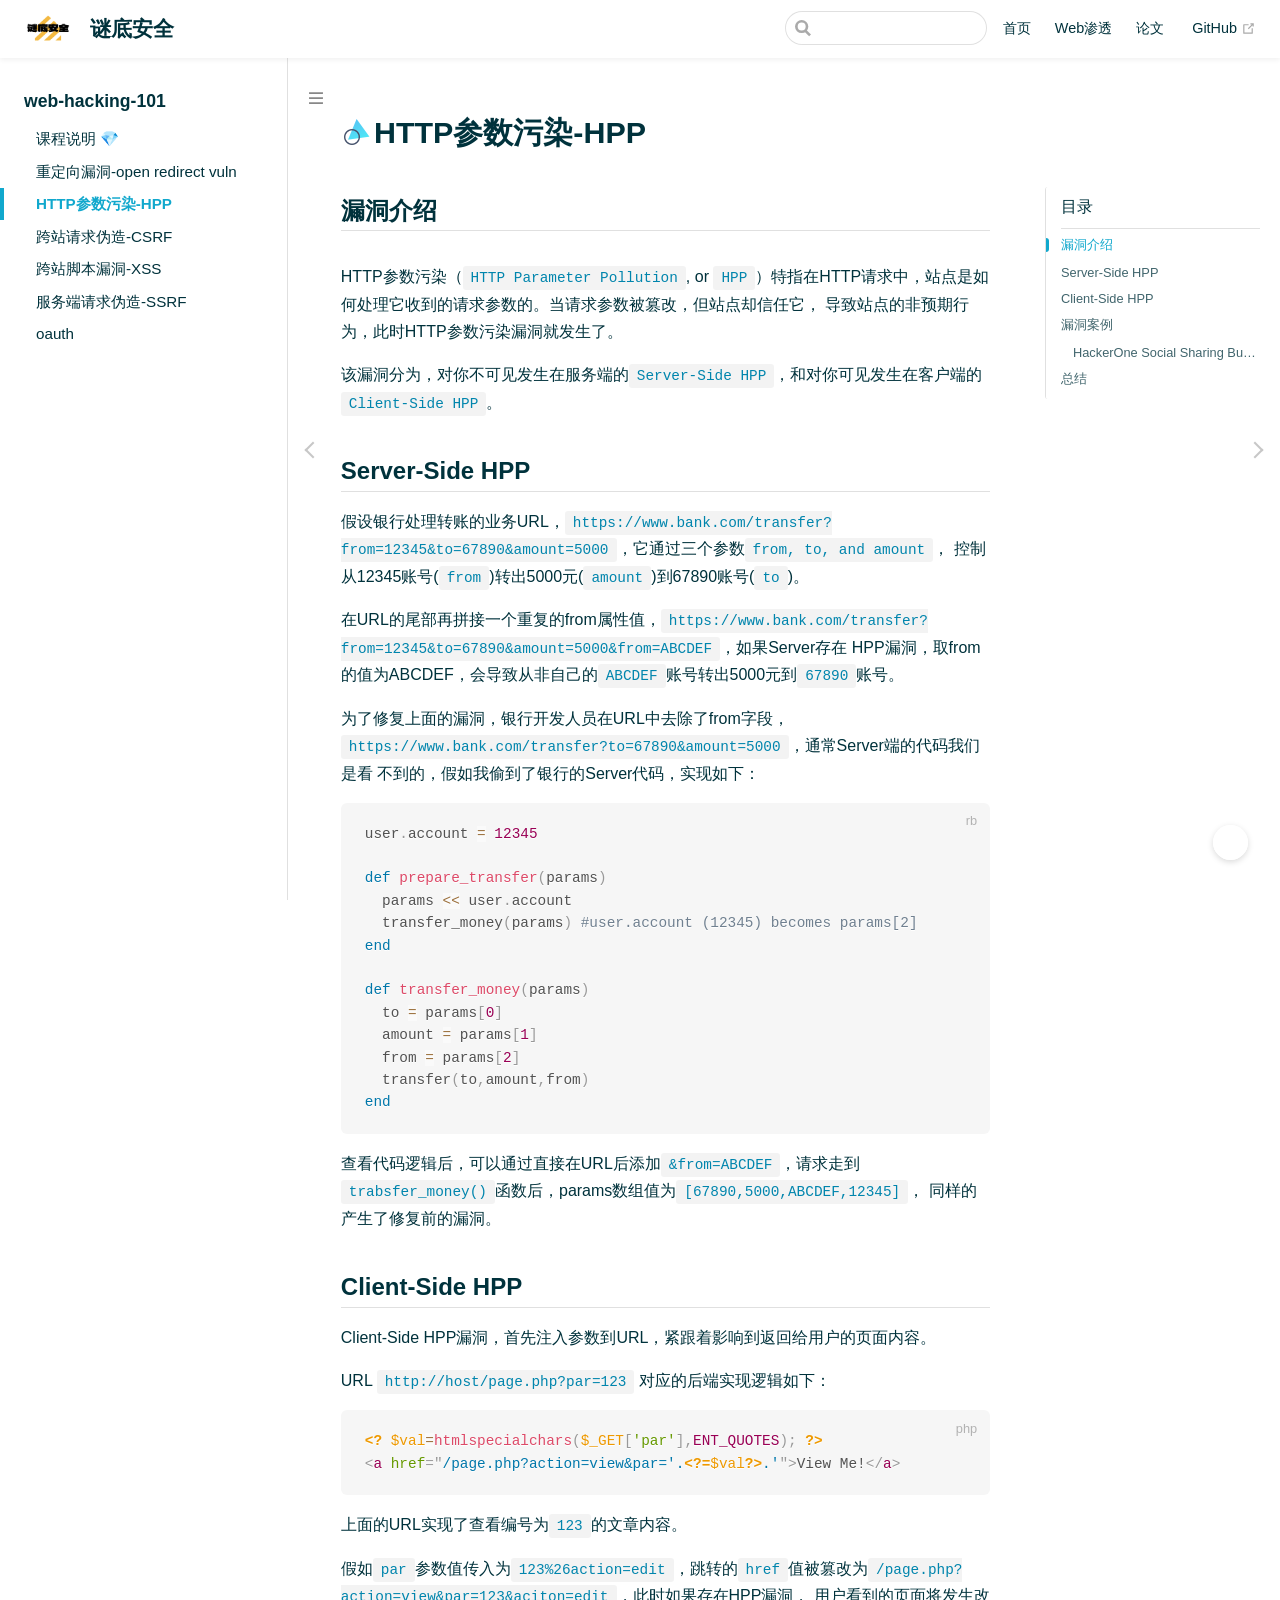
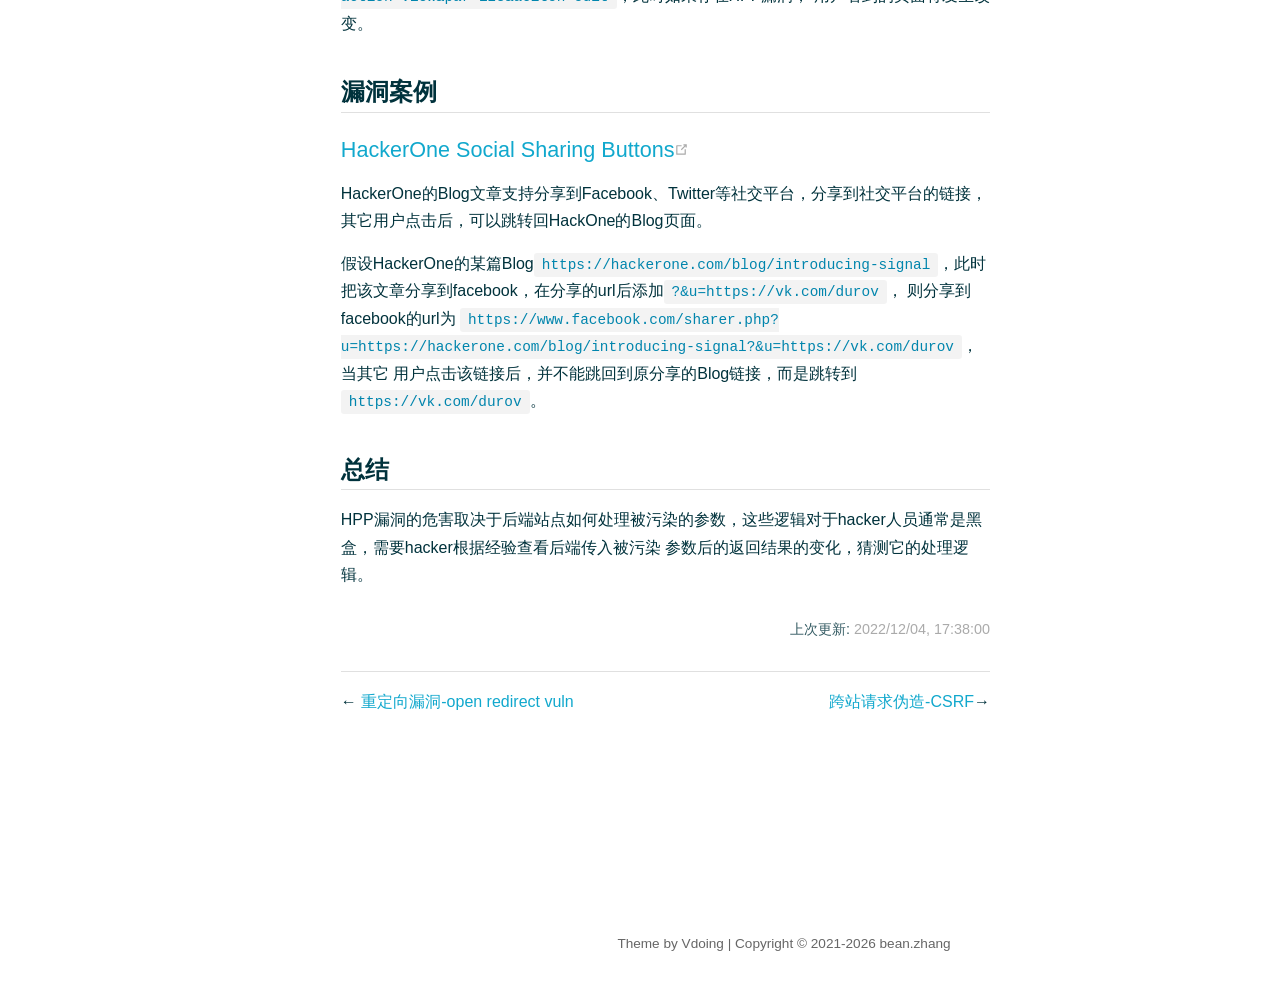
<file: pages/ecf8d8/index.html>
<!DOCTYPE html>
<html lang="en-US">
  <head>
    <meta charset="utf-8">
    <meta name="viewport" content="width=device-width,initial-scale=1">
    <title>HTTP参数污染-HPP | 谜底安全</title>
    <meta name="generator" content="VuePress 1.9.2">
    <link rel="icon" href="/img/favicon.ico">
    <meta name="description" content="探索软件安全与软件质量的本源问题">
    <meta name="keywords" content="SDL,Web渗透,二进制安全,云原生安全,自动化,JMeter">
    <meta name="theme-color" content="#11a8cd">
    
    <link rel="preload" href="/assets/css/0.styles.a29a3543.css" as="style"><link rel="preload" href="/assets/js/app.e5755f4f.js" as="script"><link rel="preload" href="/assets/js/2.d9fc89a3.js" as="script"><link rel="preload" href="/assets/js/7.c9a6d5dc.js" as="script"><link rel="prefetch" href="/assets/js/10.6377f898.js"><link rel="prefetch" href="/assets/js/11.2e731fd1.js"><link rel="prefetch" href="/assets/js/12.df77ecd8.js"><link rel="prefetch" href="/assets/js/13.39b4f5b7.js"><link rel="prefetch" href="/assets/js/14.f766a982.js"><link rel="prefetch" href="/assets/js/3.1a0a88f2.js"><link rel="prefetch" href="/assets/js/4.5c2c7e27.js"><link rel="prefetch" href="/assets/js/5.570bb12d.js"><link rel="prefetch" href="/assets/js/6.4d827518.js"><link rel="prefetch" href="/assets/js/8.23bc4d75.js"><link rel="prefetch" href="/assets/js/9.0f758aa7.js">
    <link rel="stylesheet" href="/assets/css/0.styles.a29a3543.css">
  </head>
  <body class="theme-mode-light">
    <div id="app" data-server-rendered="true"><div class="theme-container sidebar-open have-rightmenu"><header class="navbar blur"><div title="目录" class="sidebar-button"><svg xmlns="http://www.w3.org/2000/svg" aria-hidden="true" role="img" viewBox="0 0 448 512" class="icon"><path fill="currentColor" d="M436 124H12c-6.627 0-12-5.373-12-12V80c0-6.627 5.373-12 12-12h424c6.627 0 12 5.373 12 12v32c0 6.627-5.373 12-12 12zm0 160H12c-6.627 0-12-5.373-12-12v-32c0-6.627 5.373-12 12-12h424c6.627 0 12 5.373 12 12v32c0 6.627-5.373 12-12 12zm0 160H12c-6.627 0-12-5.373-12-12v-32c0-6.627 5.373-12 12-12h424c6.627 0 12 5.373 12 12v32c0 6.627-5.373 12-12 12z"></path></svg></div> <a href="/" class="home-link router-link-active"><img src="/img/logo.png" alt="谜底安全" class="logo"> <span class="site-name can-hide">谜底安全</span></a> <div class="links"><div class="search-box"><input aria-label="Search" autocomplete="off" spellcheck="false" value=""> <!----></div> <nav class="nav-links can-hide"><div class="nav-item"><a href="/" class="nav-link">首页</a></div><div class="nav-item"><a href="/pages/b66292/" class="nav-link">Web渗透</a></div><div class="nav-item"><a href="/pages/8df1d6/" class="nav-link">论文</a></div> <a href="https://github.com/zhlu32" target="_blank" rel="noopener noreferrer" class="repo-link">
    GitHub
    <span><svg xmlns="http://www.w3.org/2000/svg" aria-hidden="true" focusable="false" x="0px" y="0px" viewBox="0 0 100 100" width="15" height="15" class="icon outbound"><path fill="currentColor" d="M18.8,85.1h56l0,0c2.2,0,4-1.8,4-4v-32h-8v28h-48v-48h28v-8h-32l0,0c-2.2,0-4,1.8-4,4v56C14.8,83.3,16.6,85.1,18.8,85.1z"></path> <polygon fill="currentColor" points="45.7,48.7 51.3,54.3 77.2,28.5 77.2,37.2 85.2,37.2 85.2,14.9 62.8,14.9 62.8,22.9 71.5,22.9"></polygon></svg> <span class="sr-only">(opens new window)</span></span></a></nav></div></header> <div class="sidebar-mask"></div> <div class="sidebar-hover-trigger"></div> <aside class="sidebar" style="display:none;"><!----> <nav class="nav-links"><div class="nav-item"><a href="/" class="nav-link">首页</a></div><div class="nav-item"><a href="/pages/b66292/" class="nav-link">Web渗透</a></div><div class="nav-item"><a href="/pages/8df1d6/" class="nav-link">论文</a></div> <a href="https://github.com/zhlu32" target="_blank" rel="noopener noreferrer" class="repo-link">
    GitHub
    <span><svg xmlns="http://www.w3.org/2000/svg" aria-hidden="true" focusable="false" x="0px" y="0px" viewBox="0 0 100 100" width="15" height="15" class="icon outbound"><path fill="currentColor" d="M18.8,85.1h56l0,0c2.2,0,4-1.8,4-4v-32h-8v28h-48v-48h28v-8h-32l0,0c-2.2,0-4,1.8-4,4v56C14.8,83.3,16.6,85.1,18.8,85.1z"></path> <polygon fill="currentColor" points="45.7,48.7 51.3,54.3 77.2,28.5 77.2,37.2 85.2,37.2 85.2,14.9 62.8,14.9 62.8,22.9 71.5,22.9"></polygon></svg> <span class="sr-only">(opens new window)</span></span></a></nav>  <ul class="sidebar-links"><li><section class="sidebar-group depth-0"><p class="sidebar-heading open"><span>web-hacking-101</span> <!----></p> <ul class="sidebar-links sidebar-group-items"><li><a href="/pages/b66292/" class="sidebar-link">课程说明 💎</a></li><li><a href="/pages/92d616/" class="sidebar-link">重定向漏洞-open redirect vuln</a></li><li><a href="/pages/ecf8d8/" aria-current="page" class="active sidebar-link">HTTP参数污染-HPP</a><ul class="sidebar-sub-headers"><li class="sidebar-sub-header level2"><a href="/pages/ecf8d8/#漏洞介绍" class="sidebar-link">漏洞介绍</a></li><li class="sidebar-sub-header level2"><a href="/pages/ecf8d8/#server-side-hpp" class="sidebar-link">Server-Side HPP</a></li><li class="sidebar-sub-header level2"><a href="/pages/ecf8d8/#client-side-hpp" class="sidebar-link">Client-Side HPP</a></li><li class="sidebar-sub-header level2"><a href="/pages/ecf8d8/#漏洞案例" class="sidebar-link">漏洞案例</a><ul class="sidebar-sub-headers"><li class="sidebar-sub-header level3"><a href="/pages/ecf8d8/#hackerone-social-sharing-buttons" class="sidebar-link">HackerOne Social Sharing Buttons</a></li></ul></li><li class="sidebar-sub-header level2"><a href="/pages/ecf8d8/#总结" class="sidebar-link">总结</a></li></ul></li><li><a href="/pages/517fc0/" class="sidebar-link">跨站请求伪造-CSRF</a></li><li><a href="/pages/c27ab4/" class="sidebar-link">跨站脚本漏洞-XSS</a></li><li><a href="/pages/a93b57/" class="sidebar-link">服务端请求伪造-SSRF</a></li><li><a href="/pages/70c3c7/" class="sidebar-link">oauth</a></li></ul></section></li></ul> </aside> <div><main class="page"><div class="theme-vdoing-wrapper "><div class="placeholder"></div> <!----> <div class="content-wrapper"><div class="right-menu-wrapper"><div class="right-menu-margin"><div class="right-menu-title">目录</div> <div class="right-menu-content"></div></div></div> <h1><img src="[data-uri]">HTTP参数污染-HPP<!----></h1> <!----> <div class="theme-vdoing-content content__default"><h2 id="漏洞介绍"><a href="#漏洞介绍" class="header-anchor">#</a> 漏洞介绍</h2> <p>HTTP参数污染（<code>HTTP Parameter Pollution</code>, or <code>HPP</code>）特指在HTTP请求中，站点是如何处理它收到的请求参数的。当请求参数被篡改，但站点却信任它，
导致站点的非预期行为，此时HTTP参数污染漏洞就发生了。</p> <p>该漏洞分为，对你不可见发生在服务端的<code>Server-Side HPP</code>，和对你可见发生在客户端的<code>Client-Side HPP</code>。</p> <h2 id="server-side-hpp"><a href="#server-side-hpp" class="header-anchor">#</a> Server-Side HPP</h2> <p>假设银行处理转账的业务URL，<code>https://www.bank.com/transfer?from=12345&amp;to=67890&amp;amount=5000</code>，它通过三个参数<code>from, to, and amount</code>，
控制从12345账号(<code>from</code>)转出5000元(<code>amount</code>)到67890账号(<code>to</code>)。</p> <p>在URL的尾部再拼接一个重复的from属性值，<code>https://www.bank.com/transfer?from=12345&amp;to=67890&amp;amount=5000&amp;from=ABCDEF</code>，如果Server存在
HPP漏洞，取from的值为ABCDEF，会导致从非自己的<code>ABCDEF</code>账号转出5000元到<code>67890</code>账号。</p> <p>为了修复上面的漏洞，银行开发人员在URL中去除了from字段，<code>https://www.bank.com/transfer?to=67890&amp;amount=5000</code>，通常Server端的代码我们是看
不到的，假如我偷到了银行的Server代码，实现如下：</p> <div class="language-ruby extra-class"><pre class="language-ruby"><code>user<span class="token punctuation">.</span>account <span class="token operator">=</span> <span class="token number">12345</span>

<span class="token keyword">def</span> <span class="token method-definition"><span class="token function">prepare_transfer</span></span><span class="token punctuation">(</span>params<span class="token punctuation">)</span> 
  params <span class="token operator">&lt;&lt;</span> user<span class="token punctuation">.</span>account 
  transfer_money<span class="token punctuation">(</span>params<span class="token punctuation">)</span> <span class="token comment">#user.account (12345) becomes params[2] </span>
<span class="token keyword">end</span>

<span class="token keyword">def</span> <span class="token method-definition"><span class="token function">transfer_money</span></span><span class="token punctuation">(</span>params<span class="token punctuation">)</span>
  to <span class="token operator">=</span> params<span class="token punctuation">[</span><span class="token number">0</span><span class="token punctuation">]</span>
  amount <span class="token operator">=</span> params<span class="token punctuation">[</span><span class="token number">1</span><span class="token punctuation">]</span> 
  from <span class="token operator">=</span> params<span class="token punctuation">[</span><span class="token number">2</span><span class="token punctuation">]</span> 
  transfer<span class="token punctuation">(</span>to<span class="token punctuation">,</span>amount<span class="token punctuation">,</span>from<span class="token punctuation">)</span> 
<span class="token keyword">end</span>
</code></pre></div><p>查看代码逻辑后，可以通过直接在URL后添加<code>&amp;from=ABCDEF</code>，请求走到<code>trabsfer_money()</code>函数后，params数组值为<code>[67890,5000,ABCDEF,12345]</code>，
同样的产生了修复前的漏洞。</p> <h2 id="client-side-hpp"><a href="#client-side-hpp" class="header-anchor">#</a> Client-Side HPP</h2> <p>Client-Side HPP漏洞，首先注入参数到URL，紧跟着影响到返回给用户的页面内容。</p> <p>URL <code>http://host/page.php?par=123</code> 对应的后端实现逻辑如下：</p> <div class="language-php extra-class"><pre class="language-php"><code><span class="token php language-php"><span class="token delimiter important">&lt;?</span> <span class="token variable">$val</span><span class="token operator">=</span><span class="token function">htmlspecialchars</span><span class="token punctuation">(</span><span class="token variable">$_GET</span><span class="token punctuation">[</span><span class="token string single-quoted-string">'par'</span><span class="token punctuation">]</span><span class="token punctuation">,</span><span class="token constant">ENT_QUOTES</span><span class="token punctuation">)</span><span class="token punctuation">;</span> <span class="token delimiter important">?&gt;</span></span>
<span class="token tag"><span class="token tag"><span class="token punctuation">&lt;</span>a</span> <span class="token attr-name">href</span><span class="token attr-value"><span class="token punctuation attr-equals">=</span><span class="token punctuation">&quot;</span>/page.php?action=view&amp;par='.<span class="token php language-php"><span class="token delimiter important">&lt;?=</span><span class="token variable">$val</span><span class="token delimiter important">?&gt;</span></span>.'<span class="token punctuation">&quot;</span></span><span class="token punctuation">&gt;</span></span>View Me!<span class="token tag"><span class="token tag"><span class="token punctuation">&lt;/</span>a</span><span class="token punctuation">&gt;</span></span>
</code></pre></div><p>上面的URL实现了查看编号为<code>123</code>的文章内容。</p> <p>假如<code>par</code>参数值传入为<code>123%26action=edit</code>，跳转的<code>href</code>值被篡改为<code>/page.php?action=view&amp;par=123&amp;aciton=edit</code>，此时如果存在HPP漏洞，
用户看到的页面将发生改变。</p> <h2 id="漏洞案例"><a href="#漏洞案例" class="header-anchor">#</a> 漏洞案例</h2> <h3 id="hackerone-social-sharing-buttons"><a href="#hackerone-social-sharing-buttons" class="header-anchor">#</a> <a href="https://hackerone.com/reports/105953" target="_blank" rel="noopener noreferrer">HackerOne Social Sharing Buttons<span><svg xmlns="http://www.w3.org/2000/svg" aria-hidden="true" focusable="false" x="0px" y="0px" viewBox="0 0 100 100" width="15" height="15" class="icon outbound"><path fill="currentColor" d="M18.8,85.1h56l0,0c2.2,0,4-1.8,4-4v-32h-8v28h-48v-48h28v-8h-32l0,0c-2.2,0-4,1.8-4,4v56C14.8,83.3,16.6,85.1,18.8,85.1z"></path> <polygon fill="currentColor" points="45.7,48.7 51.3,54.3 77.2,28.5 77.2,37.2 85.2,37.2 85.2,14.9 62.8,14.9 62.8,22.9 71.5,22.9"></polygon></svg> <span class="sr-only">(opens new window)</span></span></a></h3> <p>HackerOne的Blog文章支持分享到Facebook、Twitter等社交平台，分享到社交平台的链接，其它用户点击后，可以跳转回HackOne的Blog页面。</p> <p>假设HackerOne的某篇Blog<code>https://hackerone.com/blog/introducing-signal</code>，此时把该文章分享到facebook，在分享的url后添加<code>?&amp;u=https://vk.com/durov</code>，
则分享到facebook的url为 <code>https://www.facebook.com/sharer.php?u=https://hackerone.com/blog/introducing-signal?&amp;u=https://vk.com/durov</code>，当其它
用户点击该链接后，并不能跳回到原分享的Blog链接，而是跳转到<code>https://vk.com/durov</code>。</p> <h2 id="总结"><a href="#总结" class="header-anchor">#</a> 总结</h2> <p>HPP漏洞的危害取决于后端站点如何处理被污染的参数，这些逻辑对于hacker人员通常是黑盒，需要hacker根据经验查看后端传入被污染
参数后的返回结果的变化，猜测它的处理逻辑。</p></div></div> <!----> <div class="page-edit"><!----> <!----> <div class="last-updated"><span class="prefix">上次更新:</span> <span class="time">2022/12/04, 17:38:00</span></div></div> <div class="page-nav-wapper"><div class="page-nav-centre-wrap"><a href="/pages/92d616/" class="page-nav-centre page-nav-centre-prev"><div class="tooltip">重定向漏洞-open redirect vuln</div></a> <a href="/pages/517fc0/" class="page-nav-centre page-nav-centre-next"><div class="tooltip">跨站请求伪造-CSRF</div></a></div> <div class="page-nav"><p class="inner"><span class="prev">
        ←
        <a href="/pages/92d616/" class="prev">重定向漏洞-open redirect vuln</a></span> <span class="next"><a href="/pages/517fc0/">跨站请求伪造-CSRF</a>→
      </span></p></div></div></div> <!----></main></div> <div class="footer"><div class="icons"><a href="mailto:zhlu32@126.com" title="发邮件" target="_blank" class="iconfont icon-youjian"></a><a href="https://github.com/zhlu32" title="GitHub" target="_blank" class="iconfont icon-github"></a></div> 
  Theme by
  <a href="https://github.com/xugaoyi/vuepress-theme-vdoing" target="_blank" title="本站主题">Vdoing</a> 
    | Copyright © 2021-2022
    <span>bean.zhang</span></div> <div class="buttons"><div title="返回顶部" class="button blur go-to-top iconfont icon-fanhuidingbu" style="display:none;"></div> <div title="去评论" class="button blur go-to-comment iconfont icon-pinglun" style="display:none;"></div> <div title="主题模式" class="button blur theme-mode-but iconfont icon-zhuti"><ul class="select-box" style="display:none;"><li class="iconfont icon-zidong">
          跟随系统
        </li><li class="iconfont icon-rijianmoshi">
          浅色模式
        </li><li class="iconfont icon-yejianmoshi">
          深色模式
        </li><li class="iconfont icon-yuedu">
          阅读模式
        </li></ul></div></div> <!----> <!----> <!----></div><div class="global-ui"></div></div>
    <script src="/assets/js/app.e5755f4f.js" defer></script><script src="/assets/js/2.d9fc89a3.js" defer></script><script src="/assets/js/7.c9a6d5dc.js" defer></script>
  </body>
</html>
</file>
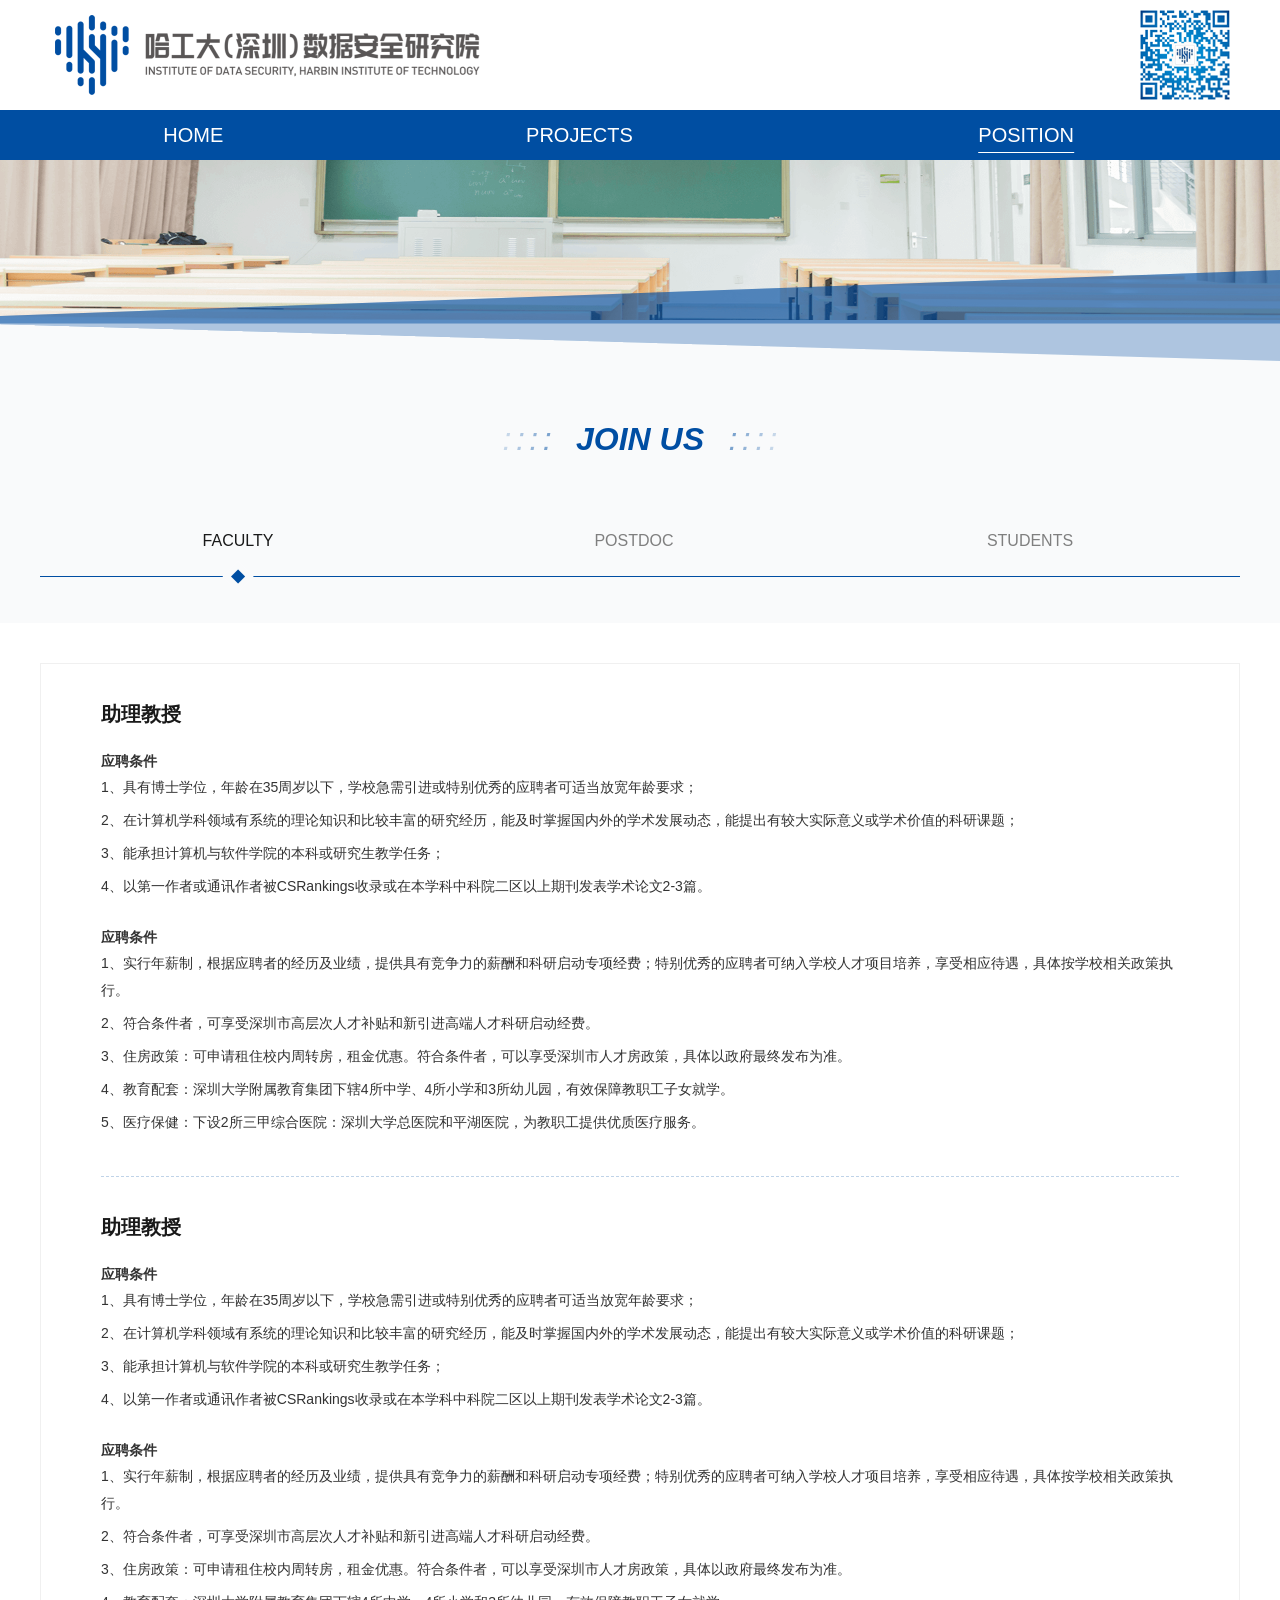
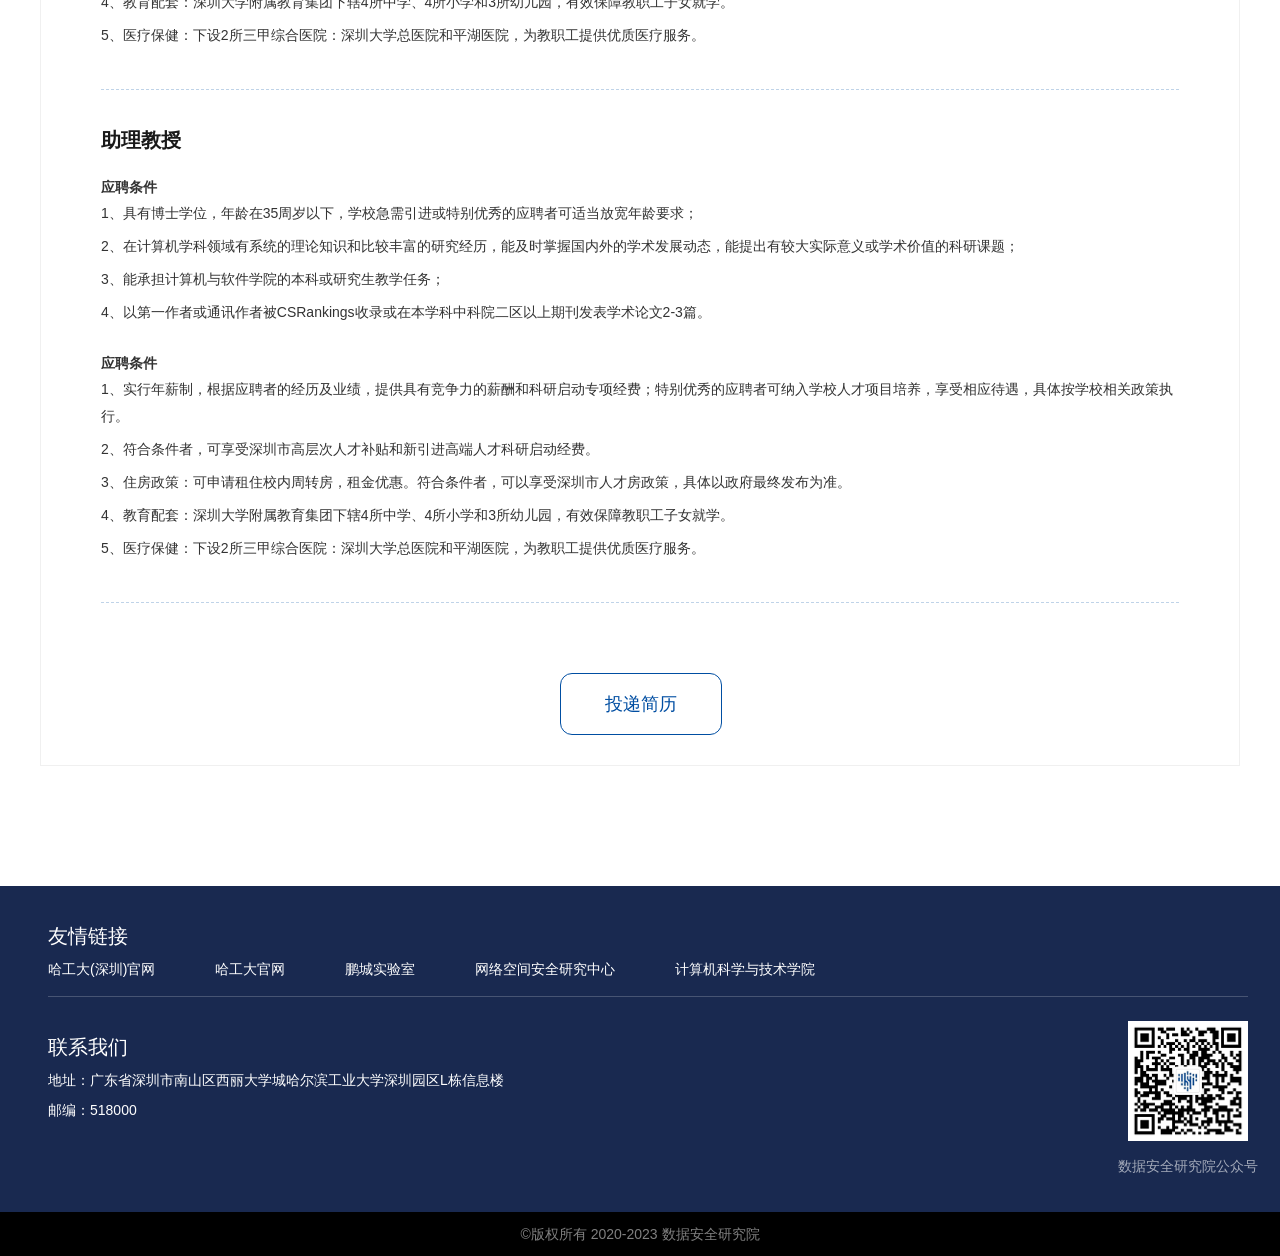
<file: position.html>
<!DOCTYPE html>
<html>
<head>
    <!-- Replace its valus with your own -->
<title>Official-Website-Framework</title>
<meta name="description" content="Easily and Quickly Deploy a Offcial-Website">
<meta name="keywords" content="office-website,jquery,template">
<link rel="shortcut icon" href="img/index/icon-logo-3e3cbb052e.png" />

<meta charset="UTF-8">
<meta http-equiv="X-UA-Compatible" content="IE=edge" />
<link rel="stylesheet" type="text/css" href="css/g-common-012738f95e.css">
<script type="text/javascript" src="js/g-common-4e3e05e866.js"></script>
<script type="text/javascript" src="js/jquery-40363b1a01.min.js"></script>
    <link rel="stylesheet" type="text/css" href="css/position/position-10f22e5d40.css">
</head>
<body>
    <div class="g-section">
    <div class="g-section-content nav-layer-top">
        <a href="/index.html" class="fl"><img src="img/common/logo-18a24e646d.png" class="official-logo"></a>
        <img src="img/common/qr_code_top-04d2865d62.png" class="official-qrcode fr">
    </div>
</div>
<div class="g-section nav-layer-bottom">
    <div class="g-section-content navbar">
        <a href="/index.html" class="navbar-item"><span>HOME</span></a>
        <a href="/projects.html" class="navbar-item"><span>PROJECTS</span></a>
        <a href="/position.html" class="navbar-item"><span>POSITION</span></a>
    </div>
</div>

<script type="text/javascript">
    (function () {
        var _index = -1;
        var path = window.location.pathname;
        if (path.indexOf("position.html") >= 0) {
            _index = 2;
        }else if (path.indexOf("projects.html") >= 0) {
            _index = 1;
        }else if(path.indexOf("index.html") >= 0 || path === '/'){
            _index = 0;
        }
        if(_index !== -1){
            $(".nav-layer-bottom a").eq(_index).addClass("active").siblings().removeClass("active");
        }
    })();
</script>

    <div class="g-header-bg">
        <img class="g-header-bg-img" src="img/position/position_bg-a9669dffb5.png">
        <img class="g-header-bg-shadow" src="img/common/shadow_bg-48eff9fee5.png">
    </div>

    <div class="g-section" style="background-color: #F9FAFB; width: 100%; height: 300px;">
        <div class="g-section-content">
            <div class="g-section-title">
                <i class="sec1">:</i>
                <i class="sec2">:</i>
                <i class="sec3">:</i>
                <i class="sec4">:</i>
                <i class="title">JOIN US</i>
                <i class="sec4">:</i>
                <i class="sec3">:</i>
                <i class="sec2">:</i>
                <i class="sec1">:</i>
            </div>
        </div>

        <div class="g-section-content">
            <div class="position-category-item position-category-item-select">FACULTY</div>
            <div class="position-category-item">POSTDOC</div>
            <div class="position-category-item">STUDENTS</div>
        </div>

        <div class="g-section-content">
            <div class="category-img-root">
                <div class="category-img">
                    <img id="category-img-faculty" src="img/position/tab_icon-6d60229d65.png">
                </div>
                <div class="category-img">
                    <img id="category-img-postdoc" src="img/position/tab_icon-6d60229d65.png" style="display: none;">
                </div>
                <div class="category-img">
                    <img id="category-img-students" src="img/position/tab_icon-6d60229d65.png" style="display: none;">
                </div>
                <div class="divider"></div>
            </div>
        </div>
    </div>  
    
    <div class="tab-content g-section-content" id="tab-content" style="min-height: 140px; padding-bottom: 120px;">
        <ul class="g-list-ul" id="faculty-list-ul"></ul>
        <ul class="g-list-ul" id="postdoc-list-ul" style="display: none;"></ul>
        <ul class="g-list-ul" id="students-list-ul" style="display: none;"></ul>
    </div>
        
    <div class="g-section footlink">
    <div class="g-section-content footlink-content">
        <div class="title">友情链接</div>
        <ul class="footlink-ul">
            <li><a href="https://www.hitsz.edu.cn/index.html" target="_blank">哈工大(深圳)官网</a></li>
            <li><a href="https://www.hit.edu.cn" target="_blank">哈工大官网</a></li>
            <li><a href="https://www.pcl.ac.cn" target="_blank">鹏城实验室</a></li>
            <li><a href="http://carc.hitsz.edu.cn/index.htm" target="_blank">网络空间安全研究中心</a></li>
            <li><a href="http://cs.hitsz.edu.cn" target="_blank">计算机科学与技术学院</a></li>
        </ul>
        <div class="divider"></div>
        <div class="fl">
            <div class="title">联系我们</div>
            <div class="sub-title">地址：广东省深圳市南山区西丽大学城哈尔滨工业大学深圳园区L栋信息楼</div>
            <div class="sub-title">邮编：518000</div>
        </div>
        <div class="footlink-QRcode fr">
            <p>数据安全研究院公众号</p>
        </div>
    </div>
</div>

<div class="g-section footer">
    <p>©版权所有 2020-2023 数据安全研究院</p>
</div>


    <script type="text/javascript" src="js/laypage-6e2f09015e.min.js"></script>
    <script type="text/javascript" src="js/position/position-6952794fd7.js"></script>

</body>
</html>
</file>
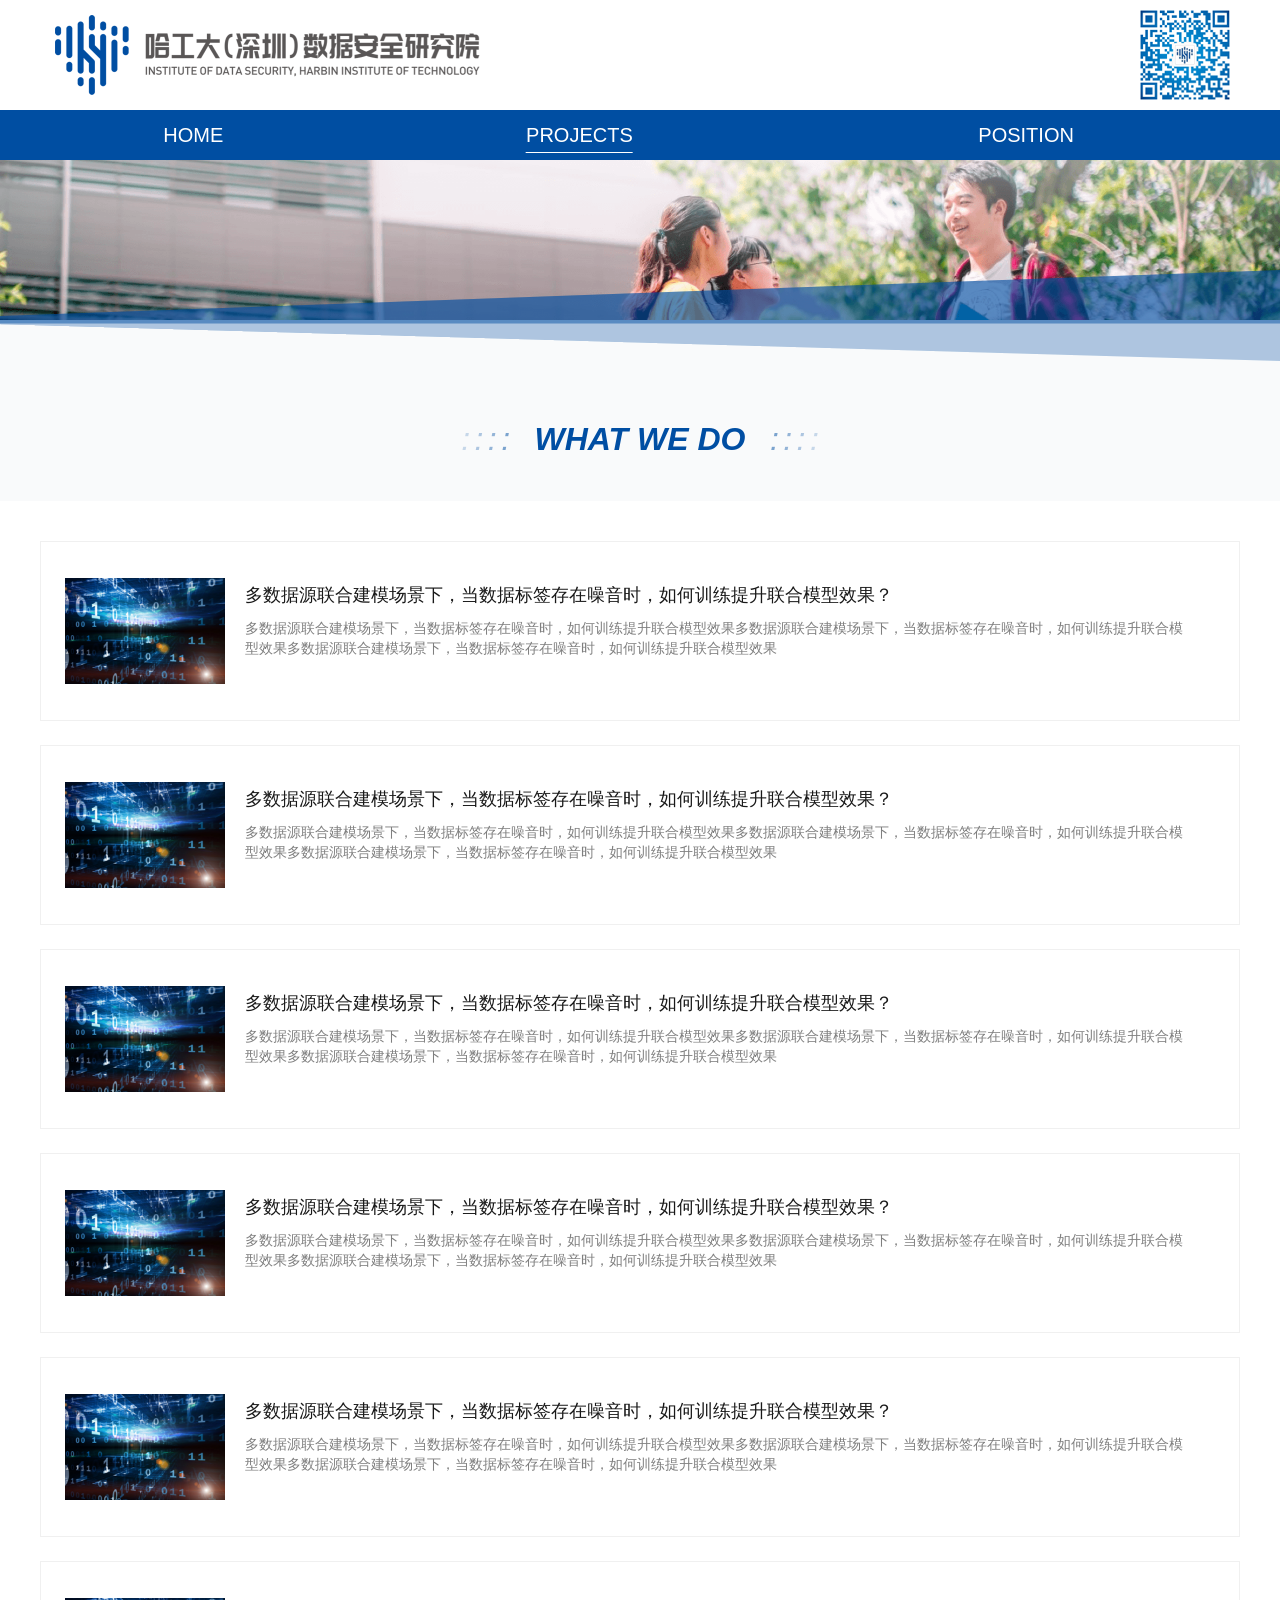
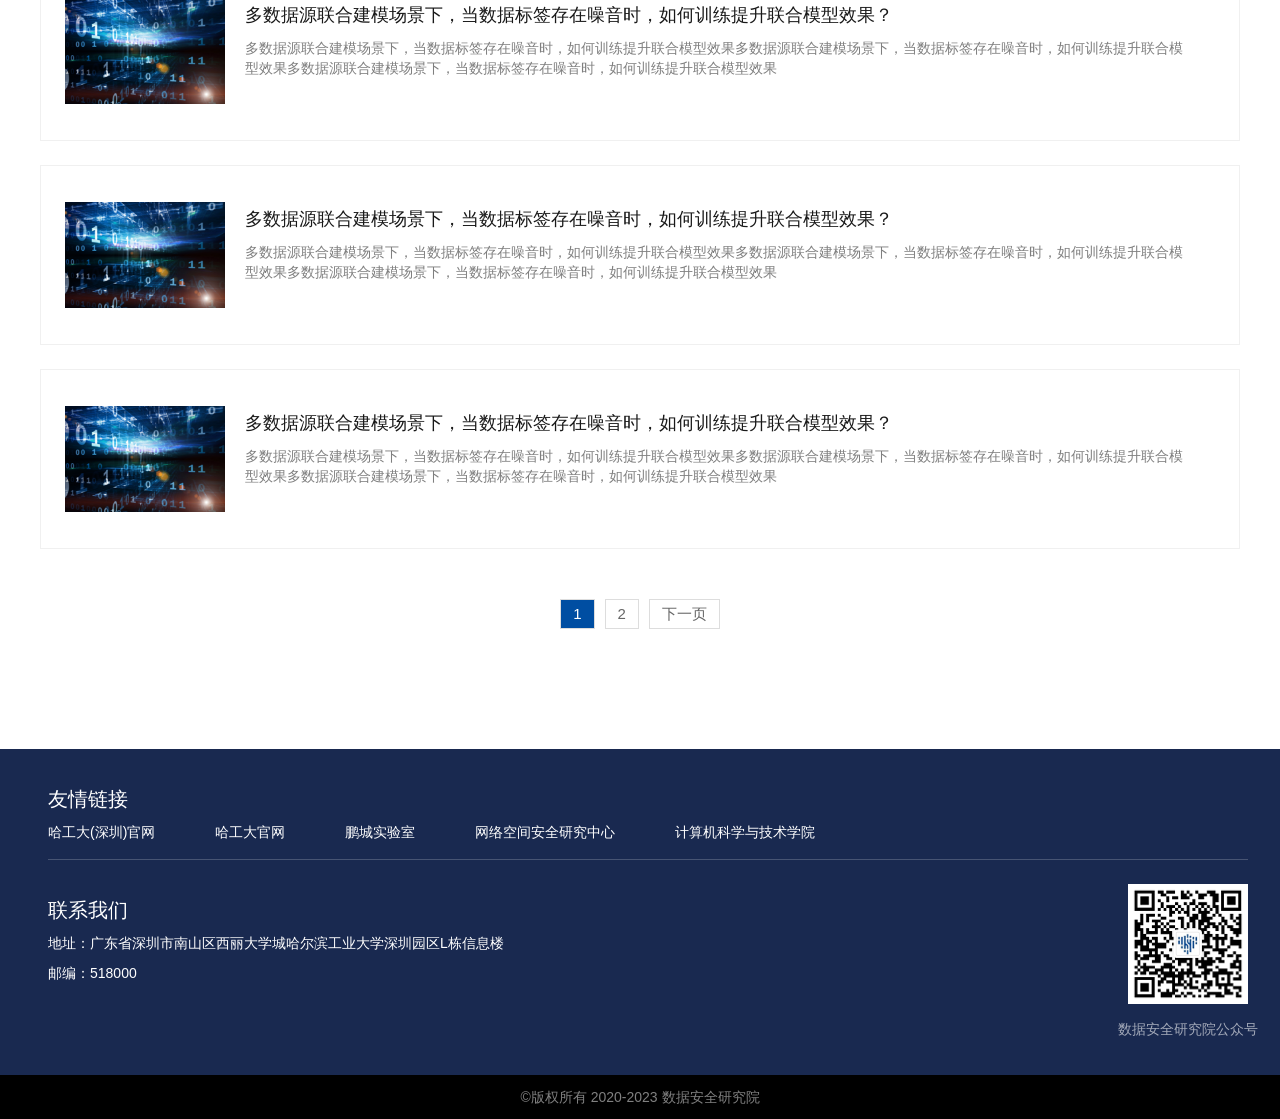
<file: projects.html>
<!DOCTYPE html>
<html>
<head>
    <!-- Replace its valus with your own -->
<title>Official-Website-Framework</title>
<meta name="description" content="Easily and Quickly Deploy a Offcial-Website">
<meta name="keywords" content="office-website,jquery,template">
<link rel="shortcut icon" href="img/index/icon-logo-3e3cbb052e.png" />

<meta charset="UTF-8">
<meta http-equiv="X-UA-Compatible" content="IE=edge" />
<link rel="stylesheet" type="text/css" href="css/g-common-012738f95e.css">
<script type="text/javascript" src="js/g-common-4e3e05e866.js"></script>
<script type="text/javascript" src="js/jquery-40363b1a01.min.js"></script>
    <link rel="stylesheet" type="text/css" href="css/projects/projects-282effa5fc.css">
</head>
<body>
    <div class="g-section">
    <div class="g-section-content nav-layer-top">
        <a href="/index.html" class="fl"><img src="img/common/logo-18a24e646d.png" class="official-logo"></a>
        <img src="img/common/qr_code_top-04d2865d62.png" class="official-qrcode fr">
    </div>
</div>
<div class="g-section nav-layer-bottom">
    <div class="g-section-content navbar">
        <a href="/index.html" class="navbar-item"><span>HOME</span></a>
        <a href="/projects.html" class="navbar-item"><span>PROJECTS</span></a>
        <a href="/position.html" class="navbar-item"><span>POSITION</span></a>
    </div>
</div>

<script type="text/javascript">
    (function () {
        var _index = -1;
        var path = window.location.pathname;
        if (path.indexOf("position.html") >= 0) {
            _index = 2;
        }else if (path.indexOf("projects.html") >= 0) {
            _index = 1;
        }else if(path.indexOf("index.html") >= 0 || path === '/'){
            _index = 0;
        }
        if(_index !== -1){
            $(".nav-layer-bottom a").eq(_index).addClass("active").siblings().removeClass("active");
        }
    })();
</script>

    <div class="g-header-bg">
        <img class="g-header-bg-img" src="img/projects/projects_bg-012d3c219e.png">
        <img class="g-header-bg-shadow" src="img/common/shadow_bg-48eff9fee5.png">
    </div>

    <div class="g-section" style="background-color: #F9FAFB;">
        <div class="g-section-content">
            <div class="g-section-title">
                <i class="sec1">:</i>
                <i class="sec2">:</i>
                <i class="sec3">:</i>
                <i class="sec4">:</i>
                <i class="title">WHAT WE DO</i>
                <i class="sec4">:</i>
                <i class="sec3">:</i>
                <i class="sec2">:</i>
                <i class="sec1">:</i>
            </div>
        </div>
    </div>  
    
    <div class="g-section" style="padding-bottom: 120px; padding-top: 16px;">
        <ul class="g-section-content" id="g-list-ul"></ul>
        <div class="g-section-content" id="g-pagination"></div>
    </div>

    <div class="g-section footlink">
    <div class="g-section-content footlink-content">
        <div class="title">友情链接</div>
        <ul class="footlink-ul">
            <li><a href="https://www.hitsz.edu.cn/index.html" target="_blank">哈工大(深圳)官网</a></li>
            <li><a href="https://www.hit.edu.cn" target="_blank">哈工大官网</a></li>
            <li><a href="https://www.pcl.ac.cn" target="_blank">鹏城实验室</a></li>
            <li><a href="http://carc.hitsz.edu.cn/index.htm" target="_blank">网络空间安全研究中心</a></li>
            <li><a href="http://cs.hitsz.edu.cn" target="_blank">计算机科学与技术学院</a></li>
        </ul>
        <div class="divider"></div>
        <div class="fl">
            <div class="title">联系我们</div>
            <div class="sub-title">地址：广东省深圳市南山区西丽大学城哈尔滨工业大学深圳园区L栋信息楼</div>
            <div class="sub-title">邮编：518000</div>
        </div>
        <div class="footlink-QRcode fr">
            <p>数据安全研究院公众号</p>
        </div>
    </div>
</div>

<div class="g-section footer">
    <p>©版权所有 2020-2023 数据安全研究院</p>
</div>


    <script type="text/javascript" src="js/laypage-6e2f09015e.min.js"></script>
    <script type="text/javascript" src="js/projects/projects-a9ab357d1d.js"></script>

</body>
</html>
</file>
<file: css/index/index-d25b139d50.css>
#banner-root{height:540px;overflow:hidden;position:relative}#banner-root .banner-page{width:100%;height:100%;background-size:100% 100%;background-repeat:no-repeat;background-position:50%}#banner-root .banner-page .banner-page-content{position:relative;height:100%}#banner-root #banner-indicator-root{width:100%;height:4px;position:absolute;z-index:100;left:0;bottom:26px}#banner-root #banner-indicator-root ul{position:absolute;left:50%;height:4px;top:0;margin-left:-36px;display:inline;float:left}#banner-root #banner-indicator-root ul li{cursor:pointer;overflow:hidden;margin:0 3px;display:inline-block;padding-bottom:10px}#banner-root #banner-indicator-root ul li .banner-indicator{width:30px;height:4px;filter:Alpha(opacity=30);background:#fff;opacity:.3}#banner-root #banner-indicator-root ul li .active{filter:Alpha(opacity=100);background:#fff;opacity:1}#wrap-content{padding:0}.what-we-do-root{width:100%}.what-we-do{width:25%;align-items:center;float:left}.what-we-do img{width:120px;height:120px;margin:0 auto;display:block}.what-we-do p{color:#333;font-size:16px;padding-top:20px;text-align:center}.more_technology{font-size:14px;width:123px;height:44px;line-height:44px;border:1px solid #004ea2;border-radius:22px;color:#004ea2;background-color:#fff;text-align:center;display:inline-block}.more_technology:hover{background-color:#004ea2;color:#fff}.join-us-bg{width:100%;height:704px;background-image:url(../../img/index/join_us_bg-b30e7c45d3.png);background-repeat:no-repeat;background-position:50%;background-size:100% 100%}.join-us{width:33%;height:388px;float:left;text-align:center}.join-us-content{display:block;width:78%;height:100%;margin:0 auto;margin-top:160px;background-color:#fff;cursor:pointer}.join-us-content:hover{margin-top:148px}.join-us-content:hover .detail{background-color:#004ea2;color:#fff}.join-us-content img{margin-top:60px}.join-us-content p{margin-top:24px;font-size:18px;color:#191919}.join-us-content .divider{background-color:#004ea2;width:40px;height:4px;margin:20px auto 0}.join-us-content .detail{font-size:14px;width:123px;height:44px;line-height:44px;margin:40px auto 0;border:1px solid #004ea2;border-radius:22px;color:#004ea2;background-color:#fff}.icon-delay{animation-delay:.5s;-webkit-animation-delay:.5s}@keyframes fadeInUpDiv{0%{opacity:0;transform:translate3d(0,184px,0)}to{opacity:1;transform:translateZ(0)}}.fadeInUpDiv{animation-name:fadeInUpDiv}
</file>
<file: css/projects/projects-282effa5fc.css>
.project-item-li{border:1px solid #f0f0f0;height:178px;margin-top:24px;position:relative}.project-item-li img{top:36px;left:24px;width:160px;height:106px;object-fit:cover;position:absolute}.project-item-li .title{font-size:18px;top:44px;font-weight:500px;color:#191919;overflow:hidden;text-overflow:ellipsis;white-space:nowrap}.project-item-li .desc,.project-item-li .title{left:204px;position:absolute;width:940px;text-align:left}.project-item-li .desc{color:#7f7f7f;font-size:14px;top:76px;line-height:20px}.project-item-li:hover{box-shadow:0 0 20px #e2e9f5,1px 4px 6px #e2e9f5}.project-item-li:hover .title{color:#004ea2}.project-two-item-li{border:1px solid #f0f0f0;width:574px;height:178px;margin:24px 12px 0;position:relative}.project-two-item-li img{top:36px;left:24px;width:160px;height:106px;object-fit:cover;position:absolute}.project-two-item-li .title{font-size:18px;top:36px;font-weight:500px;color:#191919;line-height:24px}.project-two-item-li .desc,.project-two-item-li .title{left:204px;position:absolute;width:352px;text-align:left}.project-two-item-li .desc{color:#7f7f7f;font-size:14px;top:100px;line-height:20px}.project-two-item-li:hover{box-shadow:0 0 20px #e2e9f5,1px 4px 6px #e2e9f5}.project-two-item-li:hover .title{color:#004ea2}
</file>
<file: assets/css/0.styles.a29a3543.css>
@import url(//at.alicdn.com/t/font_1678482_4tbhmh589x.css);.code-copy{color:#aaa;fill:#aaa;font-size:14px;display:inline-block;cursor:pointer}div[class*=aside-code] aside .code-copy,div[class*=language-] pre .code-copy{position:absolute;z-index:1000;top:7px;right:35px;opacity:0;font-size:16px}div[class*=aside-code] aside:hover .code-copy,div[class*=language-] pre:hover .code-copy{opacity:1}.content pre,.content pre[class*=language-]{overflow-y:hidden}div[class*=language-] pre,div[class*=language-] pre[class*=language-]{position:static!important}div[class~=language-text]:before{content:"text"}div[class~=language-yml]:before{content:"yml"}div[class*=language-] pre{-webkit-user-select:text;-moz-user-select:text;user-select:text}p code{-webkit-user-select:all;-moz-user-select:all;user-select:all}@keyframes message-move-in{0%{opacity:0;transform:translateY(-100%)}to{opacity:1;transform:translateY(0)}}#message-container .message.move-in{animation:message-move-in .3s ease-in-out}@keyframes message-move-out{0%{opacity:1;transform:translateY(0)}to{opacity:0;transform:translateY(-100%)}}#message-container .message.move-out{animation:message-move-out .3s ease-in-out;animation-fill-mode:forwards}#message-container .message{background:#fff;margin:10px 0;padding:0 10px;height:40px;box-shadow:0 0 10px 0 #ccc;font-size:14px;border-radius:3px;display:flex;align-items:center;transition:height .2s ease-in-out,margin .2s ease-in-out}#message-container{position:fixed;left:0;top:100px;right:0;display:flex;flex-direction:column;align-items:center}#message-container .message .text{color:#333;padding:0 20px 0 5px}.theme-code-block[data-v-4f1e9d0c]{display:none}.theme-code-block__active[data-v-4f1e9d0c]{display:block}.theme-code-block>pre[data-v-4f1e9d0c]{background-color:orange}@media (max-width:419px){.theme-code-group div[class*=language-][data-v-4f1e9d0c]{margin:0}}.theme-mode-light[data-v-2f5f1757]{--bodyBg:#f4f4f4;--mainBg:#fff;--sidebarBg:hsla(0,0%,100%,0.8);--blurBg:hsla(0,0%,100%,0.9);--customBlockBg:#f1f1f1;--textColor:#00323c;--textLightenColor:#0085ad;--borderColor:rgba(0,0,0,0.12);--codeBg:#f6f6f6;--codeColor:#525252}.theme-mode-light code[class*=language-][data-v-2f5f1757],.theme-mode-light pre[class*=language-][data-v-2f5f1757]{color:#000;background:none;text-shadow:0 1px #fff;font-family:Consolas,Monaco,Andale Mono,Ubuntu Mono,monospace;font-size:1em;text-align:left;white-space:pre;word-spacing:normal;word-break:normal;word-wrap:normal;line-height:1.5;-moz-tab-size:4;-o-tab-size:4;tab-size:4;-webkit-hyphens:none;hyphens:none}.theme-mode-light code[class*=language-][data-v-2f5f1757]::-moz-selection,.theme-mode-light code[class*=language-][data-v-2f5f1757] ::-moz-selection,.theme-mode-light pre[class*=language-][data-v-2f5f1757]::-moz-selection,.theme-mode-light pre[class*=language-][data-v-2f5f1757] ::-moz-selection{text-shadow:none;background:#b3d4fc}.theme-mode-light code[class*=language-][data-v-2f5f1757]::selection,.theme-mode-light code[class*=language-][data-v-2f5f1757] ::selection,.theme-mode-light pre[class*=language-][data-v-2f5f1757]::selection,.theme-mode-light pre[class*=language-][data-v-2f5f1757] ::selection{text-shadow:none;background:#b3d4fc}@media print{.theme-mode-light code[class*=language-][data-v-2f5f1757],.theme-mode-light pre[class*=language-][data-v-2f5f1757]{text-shadow:none}}.theme-mode-light pre[class*=language-][data-v-2f5f1757]{padding:1em;margin:.5em 0;overflow:auto}.theme-mode-light :not(pre)>code[class*=language-][data-v-2f5f1757],.theme-mode-light pre[class*=language-][data-v-2f5f1757]{background:#f5f2f0}.theme-mode-light :not(pre)>code[class*=language-][data-v-2f5f1757]{padding:.1em;border-radius:.3em;white-space:normal}.theme-mode-light .token.cdata[data-v-2f5f1757],.theme-mode-light .token.comment[data-v-2f5f1757],.theme-mode-light .token.doctype[data-v-2f5f1757],.theme-mode-light .token.prolog[data-v-2f5f1757]{color:#708090}.theme-mode-light .token.punctuation[data-v-2f5f1757]{color:#999}.theme-mode-light .namespace[data-v-2f5f1757]{opacity:.7}.theme-mode-light .token.boolean[data-v-2f5f1757],.theme-mode-light .token.constant[data-v-2f5f1757],.theme-mode-light .token.deleted[data-v-2f5f1757],.theme-mode-light .token.number[data-v-2f5f1757],.theme-mode-light .token.property[data-v-2f5f1757],.theme-mode-light .token.symbol[data-v-2f5f1757],.theme-mode-light .token.tag[data-v-2f5f1757]{color:#905}.theme-mode-light .token.attr-name[data-v-2f5f1757],.theme-mode-light .token.builtin[data-v-2f5f1757],.theme-mode-light .token.char[data-v-2f5f1757],.theme-mode-light .token.inserted[data-v-2f5f1757],.theme-mode-light .token.selector[data-v-2f5f1757],.theme-mode-light .token.string[data-v-2f5f1757]{color:#690}.theme-mode-light .language-css .token.string[data-v-2f5f1757],.theme-mode-light .style .token.string[data-v-2f5f1757],.theme-mode-light .token.entity[data-v-2f5f1757],.theme-mode-light .token.operator[data-v-2f5f1757],.theme-mode-light .token.url[data-v-2f5f1757]{color:#9a6e3a;background:hsla(0,0%,100%,.5)}.theme-mode-light .token.atrule[data-v-2f5f1757],.theme-mode-light .token.attr-value[data-v-2f5f1757],.theme-mode-light .token.keyword[data-v-2f5f1757]{color:#07a}.theme-mode-light .token.class-name[data-v-2f5f1757],.theme-mode-light .token.function[data-v-2f5f1757]{color:#dd4a68}.theme-mode-light .token.important[data-v-2f5f1757],.theme-mode-light .token.regex[data-v-2f5f1757],.theme-mode-light .token.variable[data-v-2f5f1757]{color:#e90}.theme-mode-light .token.bold[data-v-2f5f1757],.theme-mode-light .token.important[data-v-2f5f1757]{font-weight:700}.theme-mode-light .token.italic[data-v-2f5f1757]{font-style:italic}.theme-mode-light .token.entity[data-v-2f5f1757]{cursor:help}.theme-mode-light div[class*=language-] .highlight-lines .highlighted[data-v-2f5f1757],.theme-mode-light div[class*=language-].line-numbers-mode .highlight-lines .highlighted[data-v-2f5f1757]:before{background-color:hsla(0,0%,78.4%,.4)}.theme-mode-dark[data-v-2f5f1757]{--bodyBg:#27272b;--mainBg:#1e1e22;--sidebarBg:rgba(30,30,34,0.8);--blurBg:rgba(30,30,34,0.8);--customBlockBg:#27272b;--textColor:#9b9baa;--textLightenColor:#0085ad;--borderColor:#30363d;--codeBg:#252526;--codeColor:#fff}.theme-mode-dark code[class*=language-][data-v-2f5f1757],.theme-mode-dark pre[class*=language-][data-v-2f5f1757]{color:#ccc;background:none;text-shadow:none;font-family:Consolas,Monaco,Andale Mono,Ubuntu Mono,monospace;font-size:1em;text-align:left;white-space:pre;word-spacing:normal;word-break:normal;word-wrap:normal;line-height:1.5;-moz-tab-size:4;-o-tab-size:4;tab-size:4;-webkit-hyphens:none;hyphens:none}.theme-mode-dark pre[class*=language-][data-v-2f5f1757]{padding:1em;margin:.5em 0;overflow:auto}.theme-mode-dark :not(pre)>code[class*=language-][data-v-2f5f1757],.theme-mode-dark pre[class*=language-][data-v-2f5f1757]{background:#2d2d2d}.theme-mode-dark :not(pre)>code[class*=language-][data-v-2f5f1757]{padding:.1em;border-radius:.3em;white-space:normal}.theme-mode-dark .token.block-comment[data-v-2f5f1757],.theme-mode-dark .token.cdata[data-v-2f5f1757],.theme-mode-dark .token.comment[data-v-2f5f1757],.theme-mode-dark .token.doctype[data-v-2f5f1757],.theme-mode-dark .token.prolog[data-v-2f5f1757]{color:#999}.theme-mode-dark .token.punctuation[data-v-2f5f1757]{color:#ccc}.theme-mode-dark .token.attr-name[data-v-2f5f1757],.theme-mode-dark .token.deleted[data-v-2f5f1757],.theme-mode-dark .token.namespace[data-v-2f5f1757],.theme-mode-dark .token.tag[data-v-2f5f1757]{color:#e2777a}.theme-mode-dark .token.function-name[data-v-2f5f1757]{color:#6196cc}.theme-mode-dark .token.boolean[data-v-2f5f1757],.theme-mode-dark .token.function[data-v-2f5f1757],.theme-mode-dark .token.number[data-v-2f5f1757]{color:#f08d49}.theme-mode-dark .token.class-name[data-v-2f5f1757],.theme-mode-dark .token.constant[data-v-2f5f1757],.theme-mode-dark .token.property[data-v-2f5f1757],.theme-mode-dark .token.symbol[data-v-2f5f1757]{color:#f8c555}.theme-mode-dark .token.atrule[data-v-2f5f1757],.theme-mode-dark .token.builtin[data-v-2f5f1757],.theme-mode-dark .token.important[data-v-2f5f1757],.theme-mode-dark .token.keyword[data-v-2f5f1757],.theme-mode-dark .token.selector[data-v-2f5f1757]{color:#cc99cd}.theme-mode-dark .token.attr-value[data-v-2f5f1757],.theme-mode-dark .token.char[data-v-2f5f1757],.theme-mode-dark .token.regex[data-v-2f5f1757],.theme-mode-dark .token.string[data-v-2f5f1757],.theme-mode-dark .token.variable[data-v-2f5f1757]{color:#7ec699}.theme-mode-dark .token.entity[data-v-2f5f1757],.theme-mode-dark .token.operator[data-v-2f5f1757],.theme-mode-dark .token.url[data-v-2f5f1757]{color:#67cdcc}.theme-mode-dark .language-css .token.string[data-v-2f5f1757],.theme-mode-dark .style .token.string[data-v-2f5f1757],.theme-mode-dark .token.entity[data-v-2f5f1757],.theme-mode-dark .token.operator[data-v-2f5f1757],.theme-mode-dark .token.url[data-v-2f5f1757]{background:none}.theme-mode-dark .token.bold[data-v-2f5f1757],.theme-mode-dark .token.important[data-v-2f5f1757]{font-weight:700}.theme-mode-dark .token.italic[data-v-2f5f1757]{font-style:italic}.theme-mode-dark .token.entity[data-v-2f5f1757]{cursor:help}.theme-mode-dark .token.inserted[data-v-2f5f1757]{color:green}.theme-mode-read[data-v-2f5f1757]{--bodyBg:#ececcc;--mainBg:#f5f5d5;--sidebarBg:rgba(245,245,213,0.8);--blurBg:rgba(245,245,213,0.9);--customBlockBg:#ececcc;--textColor:#704214;--textLightenColor:#963;--borderColor:rgba(0,0,0,0.15);--codeBg:#282c34;--codeColor:#fff}.theme-mode-read code[class*=language-][data-v-2f5f1757],.theme-mode-read pre[class*=language-][data-v-2f5f1757]{color:#ccc;background:none;text-shadow:none;font-family:Consolas,Monaco,Andale Mono,Ubuntu Mono,monospace;font-size:1em;text-align:left;white-space:pre;word-spacing:normal;word-break:normal;word-wrap:normal;line-height:1.5;-moz-tab-size:4;-o-tab-size:4;tab-size:4;-webkit-hyphens:none;hyphens:none}.theme-mode-read pre[class*=language-][data-v-2f5f1757]{padding:1em;margin:.5em 0;overflow:auto}.theme-mode-read :not(pre)>code[class*=language-][data-v-2f5f1757],.theme-mode-read pre[class*=language-][data-v-2f5f1757]{background:#2d2d2d}.theme-mode-read :not(pre)>code[class*=language-][data-v-2f5f1757]{padding:.1em;border-radius:.3em;white-space:normal}.theme-mode-read .token.block-comment[data-v-2f5f1757],.theme-mode-read .token.cdata[data-v-2f5f1757],.theme-mode-read .token.comment[data-v-2f5f1757],.theme-mode-read .token.doctype[data-v-2f5f1757],.theme-mode-read .token.prolog[data-v-2f5f1757]{color:#999}.theme-mode-read .token.punctuation[data-v-2f5f1757]{color:#ccc}.theme-mode-read .token.attr-name[data-v-2f5f1757],.theme-mode-read .token.deleted[data-v-2f5f1757],.theme-mode-read .token.namespace[data-v-2f5f1757],.theme-mode-read .token.tag[data-v-2f5f1757]{color:#e2777a}.theme-mode-read .token.function-name[data-v-2f5f1757]{color:#6196cc}.theme-mode-read .token.boolean[data-v-2f5f1757],.theme-mode-read .token.function[data-v-2f5f1757],.theme-mode-read .token.number[data-v-2f5f1757]{color:#f08d49}.theme-mode-read .token.class-name[data-v-2f5f1757],.theme-mode-read .token.constant[data-v-2f5f1757],.theme-mode-read .token.property[data-v-2f5f1757],.theme-mode-read .token.symbol[data-v-2f5f1757]{color:#f8c555}.theme-mode-read .token.atrule[data-v-2f5f1757],.theme-mode-read .token.builtin[data-v-2f5f1757],.theme-mode-read .token.important[data-v-2f5f1757],.theme-mode-read .token.keyword[data-v-2f5f1757],.theme-mode-read .token.selector[data-v-2f5f1757]{color:#cc99cd}.theme-mode-read .token.attr-value[data-v-2f5f1757],.theme-mode-read .token.char[data-v-2f5f1757],.theme-mode-read .token.regex[data-v-2f5f1757],.theme-mode-read .token.string[data-v-2f5f1757],.theme-mode-read .token.variable[data-v-2f5f1757]{color:#7ec699}.theme-mode-read .token.entity[data-v-2f5f1757],.theme-mode-read .token.operator[data-v-2f5f1757],.theme-mode-read .token.url[data-v-2f5f1757]{color:#67cdcc}.theme-mode-read .language-css .token.string[data-v-2f5f1757],.theme-mode-read .style .token.string[data-v-2f5f1757],.theme-mode-read .token.entity[data-v-2f5f1757],.theme-mode-read .token.operator[data-v-2f5f1757],.theme-mode-read .token.url[data-v-2f5f1757]{background:none}.theme-mode-read .token.bold[data-v-2f5f1757],.theme-mode-read .token.important[data-v-2f5f1757]{font-weight:700}.theme-mode-read .token.italic[data-v-2f5f1757]{font-style:italic}.theme-mode-read .token.entity[data-v-2f5f1757]{cursor:help}.theme-mode-read .token.inserted[data-v-2f5f1757]{color:green}.theme-style-line.theme-mode-light[data-v-2f5f1757]{--bodyBg:#fff}.theme-style-line.theme-mode-dark[data-v-2f5f1757]{--bodyBg:#1e1e22}.theme-style-line.theme-mode-read[data-v-2f5f1757]{--bodyBg:#f5f5d5}.theme-code-group[data-v-2f5f1757],.theme-code-group__nav[data-v-2f5f1757]{background-color:var(--codeBg);padding-bottom:22px;border-radius:6px;padding-left:10px;padding-top:10px}.theme-code-group__nav[data-v-2f5f1757]{margin-bottom:-35px}.theme-code-group__ul[data-v-2f5f1757]{margin:auto 0;padding-left:0;display:inline-flex;list-style:none}.theme-code-group__li[data-v-2f5f1757],.theme-code-group__nav-tab[data-v-2f5f1757]{border:0;padding:5px;cursor:pointer;background-color:transparent;font-size:.85em;line-height:1.4;color:var(--codeColor);font-weight:600;opacity:.85}.theme-code-group__nav-tab-active[data-v-2f5f1757]{border-bottom:1px solid #11a8cd;opacity:1}.pre-blank[data-v-2f5f1757]{color:#11a8cd}body .theme-vdoing-content code{color:var(--textLightenColor);padding:.25rem .5rem;margin:0;font-size:.9em;background-color:hsla(0,0%,39.2%,.08);border-radius:3px}body .theme-vdoing-content code .token.deleted{color:#ec5975}body .theme-vdoing-content code .token.inserted{color:#11a8cd}body .theme-vdoing-content pre,body .theme-vdoing-content pre[class*=language-]{line-height:1.4;padding:1.25rem 1.5rem;margin:.85rem 0;background-color:#282c34;border-radius:6px;overflow:auto}body .theme-vdoing-content pre[class*=language-] code,body .theme-vdoing-content pre code{color:var(--codeColor);padding:0;background-color:transparent;border-radius:0}div[class*=language-]{position:relative;background-color:var(--codeBg);border-radius:6px}div[class*=language-] .highlight-lines{-webkit-user-select:none;user-select:none;padding-top:1.3rem;position:absolute;top:0;left:0;width:100%;line-height:1.4}div[class*=language-] .highlight-lines .highlighted{background-color:rgba(0,0,0,.3)}div[class*=language-] pre,div[class*=language-] pre[class*=language-]{background:transparent;position:relative!important;z-index:1}div[class*=language-]:before{position:absolute;z-index:3;top:.8em;right:1em;font-size:.8rem;color:hsla(0,0%,58.8%,.7)}div[class*=language-]:not(.line-numbers-mode) .line-numbers-wrapper{display:none}div[class*=language-].line-numbers-mode .highlight-lines .highlighted{position:relative}div[class*=language-].line-numbers-mode .highlight-lines .highlighted:before{content:" ";position:absolute;z-index:3;left:0;top:0;display:block;width:2.5rem;height:100%;background-color:rgba(0,0,0,.3)}div[class*=language-].line-numbers-mode pre{padding-left:3.5rem;vertical-align:middle}div[class*=language-].line-numbers-mode .line-numbers-wrapper{position:absolute;top:0;width:2.5rem;text-align:center;color:hsla(0,0%,49.8%,.5);padding:1.25rem 0;line-height:1.4}div[class*=language-].line-numbers-mode .line-numbers-wrapper br{-webkit-user-select:none;user-select:none}div[class*=language-].line-numbers-mode .line-numbers-wrapper .line-number{position:relative;z-index:4;-webkit-user-select:none;user-select:none;font-size:.85em}div[class*=language-].line-numbers-mode:after{content:"";position:absolute;z-index:2;top:0;left:0;width:2.5rem;height:100%;border-radius:6px 0 0 6px;border-right:1px solid var(--borderColor);background-color:var(--codeBg)}div[class~=language-js]:before{content:"js"}div[class~=language-ts]:before{content:"ts"}div[class~=language-html]:before{content:"html"}div[class~=language-md]:before{content:"md"}div[class~=language-vue]:before{content:"vue"}div[class~=language-css]:before{content:"css"}div[class~=language-sass]:before{content:"sass"}div[class~=language-scss]:before{content:"scss"}div[class~=language-less]:before{content:"less"}div[class~=language-stylus]:before{content:"stylus"}div[class~=language-go]:before{content:"go"}div[class~=language-java]:before{content:"java"}div[class~=language-c]:before{content:"c"}div[class~=language-sh]:before{content:"sh"}div[class~=language-yaml]:before{content:"yaml"}div[class~=language-py]:before{content:"py"}div[class~=language-docker]:before{content:"docker"}div[class~=language-dockerfile]:before{content:"dockerfile"}div[class~=language-makefile]:before{content:"makefile"}div[class~=language-javascript]:before{content:"js"}div[class~=language-typescript]:before{content:"ts"}div[class~=language-markup]:before{content:"html"}div[class~=language-markdown]:before{content:"md"}div[class~=language-json]:before{content:"json"}div[class~=language-ruby]:before{content:"rb"}div[class~=language-python]:before{content:"py"}div[class~=language-bash]:before{content:"sh"}div[class~=language-php]:before{content:"php"}.custom-block .custom-block-title{font-weight:600;margin-bottom:.2rem}.custom-block p{margin:0}.custom-block.danger,.custom-block.note,.custom-block.tip,.custom-block.warning{padding:.5rem 1.5rem;border-left-width:.5rem;border-left-style:solid;margin:1rem 0}.custom-block.tip{background-color:#f3f5f7;border-color:#42b983;color:#215d42}.custom-block.warning{background-color:#fff7d0;border-color:#e7c000;color:#6b5900}.custom-block.warning .custom-block-title{color:#b29400}.custom-block.warning a{color:var(--textColor)}.custom-block.danger{background-color:#ffe6e6;border-color:#c00;color:#4d0000}.custom-block.danger .custom-block-title{color:#900}.custom-block.danger a{color:var(--textColor)}.custom-block.note{background-color:#e8f5fa;border-color:#157bae;color:#0d4a68}.custom-block.right{color:var(--textColor);font-size:.9rem;text-align:right}.custom-block.theorem{margin:1rem 0;padding:.8rem 1.5rem;border-radius:2px;background-color:var(--customBlockBg)}.custom-block.theorem .title{font-weight:700;margin:.5rem 0}.custom-block.details{display:block;position:relative;border-radius:2px;margin:1em 0;padding:1.6em;background-color:var(--customBlockBg)}.custom-block.details p{margin:.8rem 0}.custom-block.details h4{margin-top:0}.custom-block.details figure:last-child,.custom-block.details p:last-child{margin-bottom:0;padding-bottom:0}.custom-block.details summary{outline:none;cursor:pointer}.custom-block.details summary:hover{color:#11a8cd}.theme-mode-dark .custom-block.warning{background-color:rgba(255,247,208,.2);color:#e7c000}.theme-mode-dark .custom-block.warning .custom-block-title{color:#ffdc2f}.theme-mode-dark .custom-block.tip{background-color:rgba(243,245,247,.2);color:#42b983}.theme-mode-dark .custom-block.danger{background-color:rgba(255,230,230,.4);color:maroon}.theme-mode-dark .custom-block.danger a{color:#11a8cd}.theme-mode-dark .custom-block.note{background-color:rgba(243,245,247,.2);color:#157bae}.arrow{display:inline-block;width:0;height:0}.arrow.up{border-bottom:6px solid #ccc}.arrow.down,.arrow.up{border-left:4px solid transparent;border-right:4px solid transparent}.arrow.down{border-top:6px solid #ccc}.arrow.right{border-left:6px solid #ccc}.arrow.left,.arrow.right{border-top:4px solid transparent;border-bottom:4px solid transparent}.arrow.left{border-right:6px solid #ccc}.theme-vdoing-content:not(.custom){max-width:860px}.table-of-contents .badge{vertical-align:middle}.center-container{text-align:center}.center-container>h1,.center-container>h2,.center-container>h3,.center-container>h4,.center-container>h5,.center-container>h6{margin-top:-3.1rem;padding-top:4.6rem;margin-bottom:0}.center-container>h1 a.header-anchor,.center-container>h2 a.header-anchor,.center-container>h3 a.header-anchor,.center-container>h4 a.header-anchor,.center-container>h5 a.header-anchor,.center-container>h6 a.header-anchor{float:none;padding-right:0;margin-left:-.9rem}.cardListContainer{margin:.7rem 0}.cardListContainer>:not(.card-list){display:none}.cardListContainer .card-list{margin:-.35rem;display:flex;flex-wrap:wrap;align-items:flex-start}.cardListContainer .card-list .card-item{width:calc(33.33333% - .7rem);margin:.35rem;background:var(--bodyBg);border-radius:3px;color:var(--textColor);display:flex;box-shadow:1px 1px 2px 0 rgba(0,0,0,.06);transition:all .4s}.cardListContainer .card-list .card-item:hover{text-decoration:none;box-shadow:0 10px 20px -10px var(--randomColor,rgba(0,0,0,.15));transform:translateY(-3px) scale(1.01)}.cardListContainer .card-list .card-item:hover img{box-shadow:3px 2px 7px rgba(0,0,0,.15)}.cardListContainer .card-list .card-item:hover div p{text-shadow:3px 2px 5px rgba(0,0,0,.15)}.cardListContainer .card-list .card-item img{width:60px;height:60px;border-radius:50%;border:2px solid #fff;margin:1rem 0 1rem 1rem;box-shadow:3px 2px 5px rgba(0,0,0,.08);transition:all .4s}.cardListContainer .card-list .card-item div{flex:1;display:inline-block;float:right;padding:1rem 0}.cardListContainer .card-list .card-item div p{margin:0;padding:0 1rem;transition:text-shadow .4s;text-align:center}.cardListContainer .card-list .card-item div .name{margin:.2rem 0 .3rem}.cardListContainer .card-list .card-item div .desc{font-size:.8rem;line-height:1.1rem;opacity:.8;margin-bottom:.2rem}.cardListContainer .card-list .card-item.row-1{width:calc(100% - .7rem)}.cardListContainer .card-list .card-item.row-1 img{margin-left:2rem}.cardListContainer .card-list .card-item.row-2{width:calc(50% - .7rem)}.cardListContainer .card-list .card-item.row-2 img{margin-left:1.5rem}.cardListContainer .card-list .card-item.row-3{width:calc(33.33333% - .7rem)}.cardListContainer .card-list .card-item.row-4{width:calc(25% - .7rem)}.cardImgListContainer{margin:1rem 0}.cardImgListContainer>:not(.card-list){display:none}.cardImgListContainer .card-list{margin:-.5rem;display:flex;flex-wrap:wrap;align-items:flex-start}.cardImgListContainer .card-list .card-item{width:calc(33.33333% - 1rem);margin:.5rem;background:var(--mainBg);border:1px solid rgba(0,0,0,.1);box-sizing:border-box;border-radius:3px;overflow:hidden;color:var(--textColor);box-shadow:2px 2px 10px rgba(0,0,0,.04);display:flex;flex-direction:column;justify-content:flex-start;align-items:stretch;align-content:stretch;transition:all .4s}.cardImgListContainer .card-list .card-item:hover{box-shadow:1px 1px 20px rgba(0,0,0,.1);transform:translateY(-3px)}.cardImgListContainer .card-list .card-item .box-img{overflow:hidden;position:relative;background:#eee}.cardImgListContainer .card-list .card-item .box-img img{display:block;width:100%;height:100%;transition:all .3s}.cardImgListContainer .card-list .card-item a{color:var(--textColor);transition:color .3s}.cardImgListContainer .card-list .card-item a:hover{text-decoration:none}.cardImgListContainer .card-list .card-item .box-info{padding:.8rem 1rem}.cardImgListContainer .card-list .card-item .box-info p{margin:0}.cardImgListContainer .card-list .card-item .box-info .desc{margin-top:.3rem;opacity:.8;font-size:.9rem;line-height:1.1rem;overflow:hidden;white-space:normal;text-overflow:ellipsis;display:-webkit-box;-webkit-box-orient:vertical}.cardImgListContainer .card-list .card-item .box-footer{overflow:hidden;padding:.8rem 1rem;border-top:1px solid rgba(0,0,0,.1)}.cardImgListContainer .card-list .card-item .box-footer img{width:1.8rem;height:1.8rem;border-radius:50%;float:left}.cardImgListContainer .card-list .card-item .box-footer span{line-height:1.8rem;float:left;margin-left:.6rem;font-size:.8rem}.cardImgListContainer .card-list .card-item.row-1{width:calc(100% - 1rem)}.cardImgListContainer .card-list .card-item.row-2{width:calc(50% - 1rem)}.cardImgListContainer .card-list .card-item.row-3{width:calc(33.33333% - 1rem)}.cardImgListContainer .card-list .card-item.row-4{width:calc(25% - 1rem)}.theme-mode-dark .cardImgListContainer .card-list .card-item,.theme-mode-dark .cardImgListContainer .card-list .card-item .box-footer{border-color:var(--borderColor)}@media (max-width:900px){.cardListContainer .card-list .card-item.row-4{width:calc(33.33333% - .7rem)}.cardImgListContainer .card-list .card-item.row-4{width:calc(33.33333% - 1rem)}}@media (max-width:720px){.cardListContainer .card-list .card-item.row-3,.cardListContainer .card-list .card-item.row-4{width:calc(50% - .7rem)}.cardListContainer .card-list .card-item.row-3 img,.cardListContainer .card-list .card-item.row-4 img{margin-left:1.5rem}.cardImgListContainer .card-list .card-item.row-3,.cardImgListContainer .card-list .card-item.row-4{width:calc(50% - 1rem)}}@media (max-width:500px){.cardListContainer .card-list .card-item.row-1,.cardListContainer .card-list .card-item.row-2,.cardListContainer .card-list .card-item.row-3,.cardListContainer .card-list .card-item.row-4{width:calc(100% - .7rem)}.cardListContainer .card-list .card-item.row-1 img,.cardListContainer .card-list .card-item.row-2 img,.cardListContainer .card-list .card-item.row-3 img,.cardListContainer .card-list .card-item.row-4 img{margin-left:1.5rem}.cardImgListContainer .card-list .card-item.row-1,.cardImgListContainer .card-list .card-item.row-2,.cardImgListContainer .card-list .card-item.row-3,.cardImgListContainer .card-list .card-item.row-4{width:calc(100% - 1rem)}}body,html{padding:0;margin:0}body{font-family:-apple-system,BlinkMacSystemFont,Segoe UI,Roboto,Oxygen,Ubuntu,Cantarell,Fira Sans,Droid Sans,Helvetica Neue,sans-serif;-webkit-font-smoothing:antialiased;-moz-osx-font-smoothing:grayscale;-webkit-tap-highlight-color:transparent;font-size:16px;color:#2c3e50;background:var(--bodyBg)}a,button,input{outline:none;-webkit-tap-highlight-color:rgba(255,255,255,0);-webkit-focus-ring-color:transparent}@media (min-width:719px){::-webkit-scrollbar{width:6px;height:5px}::-webkit-scrollbar-track-piece{background-color:rgba(0,0,0,.15);-webkit-border-radius:3px}::-webkit-scrollbar-thumb:vertical{height:5px;background-color:rgba(0,0,0,.28);-webkit-border-radius:3px}::-webkit-scrollbar-thumb:horizontal{width:5px;background-color:rgba(0,0,0,.28);-webkit-border-radius:3px}}.card-box{border-radius:5px;background:var(--mainBg);box-shadow:0 0 4px 0 rgba(0,0,0,.1);transition:box-shadow .5s}.card-box:hover{box-shadow:0 1px 15px 0 rgba(0,0,0,.1)}@media (max-width:719px){.theme-style-line{margin-left:-1px;margin-right:-1px}}.theme-style-line .card-box{box-shadow:0 0;border:1px solid var(--borderColor)}.blur{-webkit-backdrop-filter:saturate(200%) blur(20px);backdrop-filter:saturate(200%) blur(20px)}.custom-page{min-height:calc(100vh - 3.6rem);padding-top:3.6rem;padding-bottom:.9rem}.custom-page .theme-vdoing-wrapper{margin:0 auto}body .search-box input{background-color:transparent;color:var(--textColor);border:1px solid var(--borderColor,#ccc)}@media (max-width:959px){body .search-box input{border-color:transparent}}.page{transition:padding .2s ease;padding-left:.8rem}.navbar{position:fixed;z-index:20;top:0;left:0;right:0;height:3.6rem;background-color:var(--blurBg);box-sizing:border-box;box-shadow:0 2px 5px rgba(0,0,0,.06)}.sidebar-mask{top:0;width:100vw;height:100vh}.sidebar-hover-trigger,.sidebar-mask{position:fixed;z-index:12;left:0;display:none}.sidebar-hover-trigger{top:8.1rem;bottom:0;width:24px}.sidebar{font-size:16px;background-color:var(--sidebarBg);width:18rem;position:fixed;z-index:13;margin:0;top:3.6rem;left:0;bottom:0;box-sizing:border-box;border-right:1px solid var(--borderColor);overflow-y:auto;transform:translateX(-100%);transition:transform .2s}@media (max-width:719px){.sidebar{background-color:var(--mainBg)}}.theme-vdoing-content:not(.custom){word-wrap:break-word}.theme-vdoing-content:not(.custom) a:hover{text-decoration:underline}.theme-vdoing-content:not(.custom) p.demo{padding:1rem 1.5rem;border:1px solid #ddd;border-radius:4px}.theme-vdoing-content:not(.custom) img{max-width:100%}.theme-vdoing-content.custom{padding:0;margin:0}.theme-vdoing-content.custom img{max-width:100%}a{font-weight:500;text-decoration:none}a,p a code{color:#11a8cd}p a code{font-weight:400}kbd{background:#eee;border:.15rem solid #ddd;border-bottom:.25rem solid #ddd;border-radius:.15rem;padding:0 .15em}blockquote{font-size:1rem;opacity:.75;border-left:.2rem solid hsla(0,0%,39.2%,.3);margin:1rem 0;padding:.25rem 0 .25rem 1rem}blockquote>p{margin:0}ol,ul{padding-left:1.2em}strong{font-weight:600}h1,h2,h3,h4,h5,h6{font-weight:600;line-height:1.25}.theme-vdoing-content:not(.custom)>h1,.theme-vdoing-content:not(.custom)>h2,.theme-vdoing-content:not(.custom)>h3,.theme-vdoing-content:not(.custom)>h4,.theme-vdoing-content:not(.custom)>h5,.theme-vdoing-content:not(.custom)>h6{margin-top:-3.1rem;padding-top:4.6rem;margin-bottom:0}.theme-vdoing-content:not(.custom)>h1:first-child,.theme-vdoing-content:not(.custom)>h2:first-child,.theme-vdoing-content:not(.custom)>h3:first-child,.theme-vdoing-content:not(.custom)>h4:first-child,.theme-vdoing-content:not(.custom)>h5:first-child,.theme-vdoing-content:not(.custom)>h6:first-child{margin-bottom:1rem}.theme-vdoing-content:not(.custom)>h1:first-child+.custom-block,.theme-vdoing-content:not(.custom)>h1:first-child+p,.theme-vdoing-content:not(.custom)>h1:first-child+pre,.theme-vdoing-content:not(.custom)>h2:first-child+.custom-block,.theme-vdoing-content:not(.custom)>h2:first-child+p,.theme-vdoing-content:not(.custom)>h2:first-child+pre,.theme-vdoing-content:not(.custom)>h3:first-child+.custom-block,.theme-vdoing-content:not(.custom)>h3:first-child+p,.theme-vdoing-content:not(.custom)>h3:first-child+pre,.theme-vdoing-content:not(.custom)>h4:first-child+.custom-block,.theme-vdoing-content:not(.custom)>h4:first-child+p,.theme-vdoing-content:not(.custom)>h4:first-child+pre,.theme-vdoing-content:not(.custom)>h5:first-child+.custom-block,.theme-vdoing-content:not(.custom)>h5:first-child+p,.theme-vdoing-content:not(.custom)>h5:first-child+pre,.theme-vdoing-content:not(.custom)>h6:first-child+.custom-block,.theme-vdoing-content:not(.custom)>h6:first-child+p,.theme-vdoing-content:not(.custom)>h6:first-child+pre{margin-top:2rem}h1:focus .header-anchor,h1:hover .header-anchor,h2:focus .header-anchor,h2:hover .header-anchor,h3:focus .header-anchor,h3:hover .header-anchor,h4:focus .header-anchor,h4:hover .header-anchor,h5:focus .header-anchor,h5:hover .header-anchor,h6:focus .header-anchor,h6:hover .header-anchor{opacity:1}.theme-vdoing-content:not(.custom)>.custom-block:first-child,.theme-vdoing-content:not(.custom)>p:first-child,.theme-vdoing-content:not(.custom)>pre:first-child{margin-top:2rem}h1{font-size:1.9rem}.theme-vdoing-content:not(.custom)>h1:first-child{display:none}h2{font-size:1.5rem;padding-bottom:.3rem;border-bottom:1px solid var(--borderColor)}h3{font-size:1.35rem}.page h4{font-size:1.25rem}.page h5{font-size:1.15rem}.page h6{font-size:1.05rem}a.header-anchor{font-size:.85em;float:left;margin-left:-.87em;padding-right:.23em;margin-top:.125em;opacity:0}a.header-anchor:focus,a.header-anchor:hover{text-decoration:none}.line-number,code,kbd{font-family:source-code-pro,Menlo,Monaco,Consolas,Courier New,monospace}ol,p,ul{line-height:1.7}hr{border:0;border-top:1px solid var(--borderColor)}table{border-collapse:collapse;margin:1rem 0;overflow-x:auto;width:100%;display:inline-table}@media (max-width:719px){table{display:block}}tr{border-top:1px solid var(--borderColor)}tr:nth-child(2n){background-color:hsla(0,0%,58.8%,.1)}td,th{border:1px solid var(--borderColor);padding:.6em 1em}@media (max-width:719px){td,th{padding:.3em .5em}}td a,th a{word-break:break-all}.theme-container{color:var(--textColor);min-height:100vh}.theme-container.sidebar-open .sidebar-mask{display:block}.theme-container.no-navbar .theme-vdoing-content:not(.custom)>h1,.theme-container.no-navbar h2,.theme-container.no-navbar h3,.theme-container.no-navbar h4,.theme-container.no-navbar h5,.theme-container.no-navbar h6{margin-top:1.5rem;padding-top:0}.theme-container.no-navbar .sidebar{top:0}@media (min-width:720px){.theme-container.no-sidebar .sidebar{display:none}.theme-container.no-sidebar .page{padding-left:0}}@media (max-width:959px){.sidebar{font-size:15px}}@media (max-width:719px){.sidebar{width:17.099999999999998rem}}@media (min-width:720px) and (max-width:959px){.sidebar{width:16.2rem}.theme-container.sidebar-open .page{padding-left:17rem!important}}@media (max-width:719px){.sidebar{top:0;height:100vh;padding-top:3.6rem;transform:translateX(-100%);transition:transform .2s ease}.page{padding-left:0}.theme-container.sidebar-open .sidebar{transform:translateX(0)}.theme-container.sidebar-open .sidebar-mask{display:block}.theme-container.no-navbar .sidebar{padding-top:0}}@media (max-width:419px){h1{font-size:1.9rem}.theme-vdoing-content div[class*=language-]{margin:.85rem -1.5rem;border-radius:0}}@media (min-width:720px){.theme-container .sidebar-hover-trigger{display:block}.theme-container .sidebar-hover-trigger:hover~.sidebar,.theme-container:not(.sidebar-open) .sidebar-hover-trigger~.sidebar:hover{transform:translateX(0);z-index:100}.theme-container.sidebar-open .sidebar-mask{display:none}.theme-container.sidebar-open .sidebar{transform:translateX(0)}.theme-container.sidebar-open .sidebar-button{left:18rem}.theme-container.sidebar-open .page{padding-left:18.8rem;padding-right:.8rem}.theme-container.sidebar-open .sidebar-hover-trigger{display:none}.theme-container.have-rightmenu .page{padding-right:250px}.theme-container.no-sidebar .page{padding-left:0!important}.theme-container.no-sidebar .sidebar-hover-trigger{display:none}.theme-container.hide-navbar .sidebar-hover-trigger{top:4.5rem}.theme-container.hide-navbar .sidebar{top:0}.theme-container.no-sidebar .sidebar-button{display:none}}@media print{.buttons,.navbar,.sidebar{display:none}.page{padding-top:0!important}}@media (min-width:720px) and (max-width:959px){.theme-container.sidebar-open:not(.on-sidebar) .sidebar-button{left:12.6rem}}.gt-container .gt-ico-tip:after{content:"。( Win + . ) or ( ⌃ + ⌘ + ␣ ) open Emoji";color:#999}.gt-container .gt-meta{border-color:var(--borderColor)!important}.gt-container .gt-comments-null{color:var(--textColor);opacity:.5}.gt-container .gt-header-textarea{color:var(--textColor);background:hsla(0,0%,70.6%,.1)!important}.gt-container .gt-btn{border-color:#11a8cd!important;background-color:#11a8cd!important}.gt-container .gt-btn-preview{background-color:hsla(0,0%,100%,0)!important;color:#11a8cd!important}.gt-container a{color:#11a8cd!important}.gt-container .gt-svg svg{fill:#11a8cd!important}.gt-container .gt-comment-admin .gt-comment-content,.gt-container .gt-comment-content{background-color:hsla(0,0%,58.8%,.1)!important}.gt-container .gt-comment-admin .gt-comment-content:hover,.gt-container .gt-comment-content:hover{box-shadow:0 0 25px hsla(0,0%,58.8%,.5)!important}.gt-container .gt-comment-admin .gt-comment-content .gt-comment-body,.gt-container .gt-comment-content .gt-comment-body{color:var(--textColor)!important}.qq{position:relative}.qq:after{content:"可撩";background:#11a8cd;color:#fff;padding:0 5px;border-radius:10px;font-size:12px;position:absolute;top:-4px;right:-35px;transform:scale(.85)}body .vuepress-plugin-demo-block__wrapper,body .vuepress-plugin-demo-block__wrapper .vuepress-plugin-demo-block__display{border-color:hsla(0,0%,62.7%,.3)}body .vuepress-plugin-demo-block__wrapper .vuepress-plugin-demo-block__footer:hover .vuepress-plugin-demo-block__expand:before{border-top-color:#11a8cd!important;border-bottom-color:#11a8cd!important}body .vuepress-plugin-demo-block__wrapper .vuepress-plugin-demo-block__footer:hover svg{fill:#11a8cd!important}.suggestions{overflow:auto;max-height:calc(100vh - 6rem)}@media (max-width:719px){.suggestions{width:90vw;min-width:90vw!important;margin-right:-20px}}.suggestions .highlight{color:#11a8cd;font-weight:700}#nprogress{pointer-events:none}#nprogress .bar{background:#11a8cd;position:fixed;z-index:1031;top:0;left:0;width:100%;height:2px}#nprogress .peg{display:block;position:absolute;right:0;width:100px;height:100%;box-shadow:0 0 10px #11a8cd,0 0 5px #11a8cd;opacity:1;transform:rotate(3deg) translateY(-4px)}#nprogress .spinner{display:block;position:fixed;z-index:1031;top:15px;right:15px}#nprogress .spinner-icon{width:18px;height:18px;box-sizing:border-box;border-color:#11a8cd transparent transparent #11a8cd;border-style:solid;border-width:2px;border-radius:50%;animation:nprogress-spinner .4s linear infinite}.nprogress-custom-parent{overflow:hidden;position:relative}.nprogress-custom-parent #nprogress .bar,.nprogress-custom-parent #nprogress .spinner{position:absolute}@keyframes nprogress-spinner{0%{transform:rotate(0deg)}to{transform:rotate(1turn)}}.icon.outbound{color:#aaa;display:inline-block;vertical-align:middle;position:relative;top:-1px}.sr-only{position:absolute;width:1px;height:1px;padding:0;margin:-1px;overflow:hidden;clip:rect(0,0,0,0);white-space:nowrap;border-width:0}.theme-mode-light[data-v-439bb2a8]{--bodyBg:#f4f4f4;--mainBg:#fff;--sidebarBg:hsla(0,0%,100%,0.8);--blurBg:hsla(0,0%,100%,0.9);--customBlockBg:#f1f1f1;--textColor:#00323c;--textLightenColor:#0085ad;--borderColor:rgba(0,0,0,0.12);--codeBg:#f6f6f6;--codeColor:#525252}.theme-mode-light code[class*=language-][data-v-439bb2a8],.theme-mode-light pre[class*=language-][data-v-439bb2a8]{color:#000;background:none;text-shadow:0 1px #fff;font-family:Consolas,Monaco,Andale Mono,Ubuntu Mono,monospace;font-size:1em;text-align:left;white-space:pre;word-spacing:normal;word-break:normal;word-wrap:normal;line-height:1.5;-moz-tab-size:4;-o-tab-size:4;tab-size:4;-webkit-hyphens:none;hyphens:none}.theme-mode-light code[class*=language-][data-v-439bb2a8]::-moz-selection,.theme-mode-light code[class*=language-][data-v-439bb2a8] ::-moz-selection,.theme-mode-light pre[class*=language-][data-v-439bb2a8]::-moz-selection,.theme-mode-light pre[class*=language-][data-v-439bb2a8] ::-moz-selection{text-shadow:none;background:#b3d4fc}.theme-mode-light code[class*=language-][data-v-439bb2a8]::selection,.theme-mode-light code[class*=language-][data-v-439bb2a8] ::selection,.theme-mode-light pre[class*=language-][data-v-439bb2a8]::selection,.theme-mode-light pre[class*=language-][data-v-439bb2a8] ::selection{text-shadow:none;background:#b3d4fc}@media print{.theme-mode-light code[class*=language-][data-v-439bb2a8],.theme-mode-light pre[class*=language-][data-v-439bb2a8]{text-shadow:none}}.theme-mode-light pre[class*=language-][data-v-439bb2a8]{padding:1em;margin:.5em 0;overflow:auto}.theme-mode-light :not(pre)>code[class*=language-][data-v-439bb2a8],.theme-mode-light pre[class*=language-][data-v-439bb2a8]{background:#f5f2f0}.theme-mode-light :not(pre)>code[class*=language-][data-v-439bb2a8]{padding:.1em;border-radius:.3em;white-space:normal}.theme-mode-light .token.cdata[data-v-439bb2a8],.theme-mode-light .token.comment[data-v-439bb2a8],.theme-mode-light .token.doctype[data-v-439bb2a8],.theme-mode-light .token.prolog[data-v-439bb2a8]{color:#708090}.theme-mode-light .token.punctuation[data-v-439bb2a8]{color:#999}.theme-mode-light .namespace[data-v-439bb2a8]{opacity:.7}.theme-mode-light .token.boolean[data-v-439bb2a8],.theme-mode-light .token.constant[data-v-439bb2a8],.theme-mode-light .token.deleted[data-v-439bb2a8],.theme-mode-light .token.number[data-v-439bb2a8],.theme-mode-light .token.property[data-v-439bb2a8],.theme-mode-light .token.symbol[data-v-439bb2a8],.theme-mode-light .token.tag[data-v-439bb2a8]{color:#905}.theme-mode-light .token.attr-name[data-v-439bb2a8],.theme-mode-light .token.builtin[data-v-439bb2a8],.theme-mode-light .token.char[data-v-439bb2a8],.theme-mode-light .token.inserted[data-v-439bb2a8],.theme-mode-light .token.selector[data-v-439bb2a8],.theme-mode-light .token.string[data-v-439bb2a8]{color:#690}.theme-mode-light .language-css .token.string[data-v-439bb2a8],.theme-mode-light .style .token.string[data-v-439bb2a8],.theme-mode-light .token.entity[data-v-439bb2a8],.theme-mode-light .token.operator[data-v-439bb2a8],.theme-mode-light .token.url[data-v-439bb2a8]{color:#9a6e3a;background:hsla(0,0%,100%,.5)}.theme-mode-light .token.atrule[data-v-439bb2a8],.theme-mode-light .token.attr-value[data-v-439bb2a8],.theme-mode-light .token.keyword[data-v-439bb2a8]{color:#07a}.theme-mode-light .token.class-name[data-v-439bb2a8],.theme-mode-light .token.function[data-v-439bb2a8]{color:#dd4a68}.theme-mode-light .token.important[data-v-439bb2a8],.theme-mode-light .token.regex[data-v-439bb2a8],.theme-mode-light .token.variable[data-v-439bb2a8]{color:#e90}.theme-mode-light .token.bold[data-v-439bb2a8],.theme-mode-light .token.important[data-v-439bb2a8]{font-weight:700}.theme-mode-light .token.italic[data-v-439bb2a8]{font-style:italic}.theme-mode-light .token.entity[data-v-439bb2a8]{cursor:help}.theme-mode-light div[class*=language-] .highlight-lines .highlighted[data-v-439bb2a8],.theme-mode-light div[class*=language-].line-numbers-mode .highlight-lines .highlighted[data-v-439bb2a8]:before{background-color:hsla(0,0%,78.4%,.4)}.theme-mode-dark[data-v-439bb2a8]{--bodyBg:#27272b;--mainBg:#1e1e22;--sidebarBg:rgba(30,30,34,0.8);--blurBg:rgba(30,30,34,0.8);--customBlockBg:#27272b;--textColor:#9b9baa;--textLightenColor:#0085ad;--borderColor:#30363d;--codeBg:#252526;--codeColor:#fff}.theme-mode-dark code[class*=language-][data-v-439bb2a8],.theme-mode-dark pre[class*=language-][data-v-439bb2a8]{color:#ccc;background:none;text-shadow:none;font-family:Consolas,Monaco,Andale Mono,Ubuntu Mono,monospace;font-size:1em;text-align:left;white-space:pre;word-spacing:normal;word-break:normal;word-wrap:normal;line-height:1.5;-moz-tab-size:4;-o-tab-size:4;tab-size:4;-webkit-hyphens:none;hyphens:none}.theme-mode-dark pre[class*=language-][data-v-439bb2a8]{padding:1em;margin:.5em 0;overflow:auto}.theme-mode-dark :not(pre)>code[class*=language-][data-v-439bb2a8],.theme-mode-dark pre[class*=language-][data-v-439bb2a8]{background:#2d2d2d}.theme-mode-dark :not(pre)>code[class*=language-][data-v-439bb2a8]{padding:.1em;border-radius:.3em;white-space:normal}.theme-mode-dark .token.block-comment[data-v-439bb2a8],.theme-mode-dark .token.cdata[data-v-439bb2a8],.theme-mode-dark .token.comment[data-v-439bb2a8],.theme-mode-dark .token.doctype[data-v-439bb2a8],.theme-mode-dark .token.prolog[data-v-439bb2a8]{color:#999}.theme-mode-dark .token.punctuation[data-v-439bb2a8]{color:#ccc}.theme-mode-dark .token.attr-name[data-v-439bb2a8],.theme-mode-dark .token.deleted[data-v-439bb2a8],.theme-mode-dark .token.namespace[data-v-439bb2a8],.theme-mode-dark .token.tag[data-v-439bb2a8]{color:#e2777a}.theme-mode-dark .token.function-name[data-v-439bb2a8]{color:#6196cc}.theme-mode-dark .token.boolean[data-v-439bb2a8],.theme-mode-dark .token.function[data-v-439bb2a8],.theme-mode-dark .token.number[data-v-439bb2a8]{color:#f08d49}.theme-mode-dark .token.class-name[data-v-439bb2a8],.theme-mode-dark .token.constant[data-v-439bb2a8],.theme-mode-dark .token.property[data-v-439bb2a8],.theme-mode-dark .token.symbol[data-v-439bb2a8]{color:#f8c555}.theme-mode-dark .token.atrule[data-v-439bb2a8],.theme-mode-dark .token.builtin[data-v-439bb2a8],.theme-mode-dark .token.important[data-v-439bb2a8],.theme-mode-dark .token.keyword[data-v-439bb2a8],.theme-mode-dark .token.selector[data-v-439bb2a8]{color:#cc99cd}.theme-mode-dark .token.attr-value[data-v-439bb2a8],.theme-mode-dark .token.char[data-v-439bb2a8],.theme-mode-dark .token.regex[data-v-439bb2a8],.theme-mode-dark .token.string[data-v-439bb2a8],.theme-mode-dark .token.variable[data-v-439bb2a8]{color:#7ec699}.theme-mode-dark .token.entity[data-v-439bb2a8],.theme-mode-dark .token.operator[data-v-439bb2a8],.theme-mode-dark .token.url[data-v-439bb2a8]{color:#67cdcc}.theme-mode-dark .language-css .token.string[data-v-439bb2a8],.theme-mode-dark .style .token.string[data-v-439bb2a8],.theme-mode-dark .token.entity[data-v-439bb2a8],.theme-mode-dark .token.operator[data-v-439bb2a8],.theme-mode-dark .token.url[data-v-439bb2a8]{background:none}.theme-mode-dark .token.bold[data-v-439bb2a8],.theme-mode-dark .token.important[data-v-439bb2a8]{font-weight:700}.theme-mode-dark .token.italic[data-v-439bb2a8]{font-style:italic}.theme-mode-dark .token.entity[data-v-439bb2a8]{cursor:help}.theme-mode-dark .token.inserted[data-v-439bb2a8]{color:green}.theme-mode-read[data-v-439bb2a8]{--bodyBg:#ececcc;--mainBg:#f5f5d5;--sidebarBg:rgba(245,245,213,0.8);--blurBg:rgba(245,245,213,0.9);--customBlockBg:#ececcc;--textColor:#704214;--textLightenColor:#963;--borderColor:rgba(0,0,0,0.15);--codeBg:#282c34;--codeColor:#fff}.theme-mode-read code[class*=language-][data-v-439bb2a8],.theme-mode-read pre[class*=language-][data-v-439bb2a8]{color:#ccc;background:none;text-shadow:none;font-family:Consolas,Monaco,Andale Mono,Ubuntu Mono,monospace;font-size:1em;text-align:left;white-space:pre;word-spacing:normal;word-break:normal;word-wrap:normal;line-height:1.5;-moz-tab-size:4;-o-tab-size:4;tab-size:4;-webkit-hyphens:none;hyphens:none}.theme-mode-read pre[class*=language-][data-v-439bb2a8]{padding:1em;margin:.5em 0;overflow:auto}.theme-mode-read :not(pre)>code[class*=language-][data-v-439bb2a8],.theme-mode-read pre[class*=language-][data-v-439bb2a8]{background:#2d2d2d}.theme-mode-read :not(pre)>code[class*=language-][data-v-439bb2a8]{padding:.1em;border-radius:.3em;white-space:normal}.theme-mode-read .token.block-comment[data-v-439bb2a8],.theme-mode-read .token.cdata[data-v-439bb2a8],.theme-mode-read .token.comment[data-v-439bb2a8],.theme-mode-read .token.doctype[data-v-439bb2a8],.theme-mode-read .token.prolog[data-v-439bb2a8]{color:#999}.theme-mode-read .token.punctuation[data-v-439bb2a8]{color:#ccc}.theme-mode-read .token.attr-name[data-v-439bb2a8],.theme-mode-read .token.deleted[data-v-439bb2a8],.theme-mode-read .token.namespace[data-v-439bb2a8],.theme-mode-read .token.tag[data-v-439bb2a8]{color:#e2777a}.theme-mode-read .token.function-name[data-v-439bb2a8]{color:#6196cc}.theme-mode-read .token.boolean[data-v-439bb2a8],.theme-mode-read .token.function[data-v-439bb2a8],.theme-mode-read .token.number[data-v-439bb2a8]{color:#f08d49}.theme-mode-read .token.class-name[data-v-439bb2a8],.theme-mode-read .token.constant[data-v-439bb2a8],.theme-mode-read .token.property[data-v-439bb2a8],.theme-mode-read .token.symbol[data-v-439bb2a8]{color:#f8c555}.theme-mode-read .token.atrule[data-v-439bb2a8],.theme-mode-read .token.builtin[data-v-439bb2a8],.theme-mode-read .token.important[data-v-439bb2a8],.theme-mode-read .token.keyword[data-v-439bb2a8],.theme-mode-read .token.selector[data-v-439bb2a8]{color:#cc99cd}.theme-mode-read .token.attr-value[data-v-439bb2a8],.theme-mode-read .token.char[data-v-439bb2a8],.theme-mode-read .token.regex[data-v-439bb2a8],.theme-mode-read .token.string[data-v-439bb2a8],.theme-mode-read .token.variable[data-v-439bb2a8]{color:#7ec699}.theme-mode-read .token.entity[data-v-439bb2a8],.theme-mode-read .token.operator[data-v-439bb2a8],.theme-mode-read .token.url[data-v-439bb2a8]{color:#67cdcc}.theme-mode-read .language-css .token.string[data-v-439bb2a8],.theme-mode-read .style .token.string[data-v-439bb2a8],.theme-mode-read .token.entity[data-v-439bb2a8],.theme-mode-read .token.operator[data-v-439bb2a8],.theme-mode-read .token.url[data-v-439bb2a8]{background:none}.theme-mode-read .token.bold[data-v-439bb2a8],.theme-mode-read .token.important[data-v-439bb2a8]{font-weight:700}.theme-mode-read .token.italic[data-v-439bb2a8]{font-style:italic}.theme-mode-read .token.entity[data-v-439bb2a8]{cursor:help}.theme-mode-read .token.inserted[data-v-439bb2a8]{color:green}.theme-style-line.theme-mode-light[data-v-439bb2a8]{--bodyBg:#fff}.theme-style-line.theme-mode-dark[data-v-439bb2a8]{--bodyBg:#1e1e22}.theme-style-line.theme-mode-read[data-v-439bb2a8]{--bodyBg:#f5f5d5}.theme-vdoing-content[data-v-439bb2a8]{margin:3rem auto;padding:1.5rem}.theme-vdoing-content span[data-v-439bb2a8]{font-size:6rem;color:#11a8cd}.main-wrapper{margin:1.5rem auto 0;max-width:1100px;padding:0 .9rem;box-sizing:border-box;position:relative;display:flex}.main-wrapper .main-left{flex:1}.main-wrapper .main-left .theme-vdoing-content.card-box{padding:1rem 1.5rem;margin-bottom:.9rem}.main-wrapper .main-left .home-content{padding:1rem 1.5rem 0}.main-wrapper .main-right>*{width:245px;box-sizing:border-box}@media (max-width:900px){.main-wrapper .main-right>*{width:235px}}.main-wrapper .main-right .card-box{margin:0 0 .8rem .8rem;padding-top:.95rem;padding-bottom:.95rem}@media (max-width:719px){.main-wrapper{margin:.9rem 0;padding:0;display:block}.main-wrapper .main-left{width:100%}.main-wrapper .main-left .post-list{margin-bottom:3rem}.main-wrapper .main-left .post-list .post{border-radius:0}.main-wrapper .main-left .pagination{margin-bottom:3rem}.main-wrapper .main-right .blogger-wrapper{display:none}.main-wrapper .main-right .card-box{margin:0 0 .9rem;border-radius:0;width:100%}.theme-style-line .main-wrapper .main-right .card-box{margin:-1px 0 0}}.post-list{margin-bottom:3rem}.post-list .post{position:relative;padding:1rem 1.5rem;margin-bottom:.8rem;transition:all .3s}.post-list .post:last-child{border-bottom:none}.post-list .post.post-leave-active{display:none}.post-list .post.post-enter{opacity:0;transform:translateX(-20px)}.post-list .post:before{position:absolute;top:-1px;right:0;font-size:2.5rem;color:#ff5722;opacity:.85}.post-list .post .title-wrapper a{color:var(--textColor)}.post-list .post .title-wrapper a:hover{color:#11a8cd}.post-list .post .title-wrapper h2{margin:.5rem 0;font-size:1.4rem;border:none}.post-list .post .title-wrapper h2 .title-tag{height:1.2rem;line-height:1.2rem;border:1px solid #ff5722;color:#ff5722;font-size:.8rem;padding:0 .35rem;border-radius:.2rem;margin-left:0;transform:translateY(-.15rem);display:inline-block}.post-list .post .title-wrapper h2 a{display:block}@media (max-width:719px){.post-list .post .title-wrapper h2 a{font-weight:400}}.post-list .post .title-wrapper .article-info>a,.post-list .post .title-wrapper .article-info>span{opacity:.7;font-size:.8rem;margin-right:1rem;cursor:pointer}.post-list .post .title-wrapper .article-info>a:before,.post-list .post .title-wrapper .article-info>span:before{margin-right:.3rem}.post-list .post .title-wrapper .article-info>a a,.post-list .post .title-wrapper .article-info>span a{margin:0}.post-list .post .title-wrapper .article-info>a a:not(:first-child):before,.post-list .post .title-wrapper .article-info>span a:not(:first-child):before{content:"/"}.post-list .post .title-wrapper .article-info .tags a:not(:first-child):before{content:"、"}.post-list .post .excerpt-wrapper{border-top:1px solid var(--borderColor);margin:.5rem 0;overflow:hidden}.post-list .post .excerpt-wrapper .excerpt{margin-bottom:.3rem;font-size:.92rem}.post-list .post .excerpt-wrapper .excerpt h1,.post-list .post .excerpt-wrapper .excerpt h2,.post-list .post .excerpt-wrapper .excerpt h3{display:none}.post-list .post .excerpt-wrapper .excerpt img{max-height:280px;max-width:100%!important;margin:0 auto}.post-list .post .excerpt-wrapper .readmore{float:right;margin-right:1rem;line-height:1rem}.post-list .post .excerpt-wrapper .readmore:before{float:right;font-size:.8rem;margin:.1rem 0 0 .2rem}.theme-style-line .post-list{border:1px solid var(--borderColor);border-bottom:none;border-radius:5px;overflow:hidden}.theme-style-line .post-list .post{margin-bottom:0;border:none;border-bottom:1px solid var(--borderColor);border-radius:0}.article-list{padding:1rem 2rem}@media (max-width:959px){.article-list{padding:1rem 1.5rem}}.article-list.no-article-list{display:none}.article-list .article-title{border-bottom:1px solid var(--borderColor);font-size:1.3rem;padding:1rem}.article-list .article-title a{font-size:1.2rem;color:var(--textColor);opacity:.9}.article-list .article-title a:before{margin-right:.4rem;font-size:1.1rem}.article-list .article-wrapper{overflow:hidden}.article-list .article-wrapper dl{border-bottom:1px dotted var(--borderColor);float:left;display:flex;padding:8px 0;margin:0;height:45px;width:100%}.article-list .article-wrapper dl dd{font-size:1.1rem;color:#f17229;width:50px;text-align:center;margin:0;line-height:45px}.article-list .article-wrapper dl dt{flex:1;display:flex}.article-list .article-wrapper dl dt a{color:var(--textColor);flex:1;display:flex;height:45px;align-items:center;font-weight:400}.article-list .article-wrapper dl dt a div{overflow:hidden;white-space:normal;text-overflow:ellipsis;display:-webkit-box;-webkit-line-clamp:2;-webkit-box-orient:vertical}.article-list .article-wrapper dl dt a div .title-tag{border:1px solid #ff5722;color:#ff5722;font-size:.8rem;padding:0 .35rem;border-radius:.2rem;margin-left:0;transform:translateY(-.05rem);display:inline-block}.article-list .article-wrapper dl dt a:hover{text-decoration:underline}.article-list .article-wrapper dl dt a.more{color:#11a8cd}.article-list .article-wrapper dl dt .date{width:50px;margin-right:15px;color:#999;text-align:right;font-size:.9rem;line-height:45px}.pagination{position:relative;height:60px;text-align:center}@media (max-width:720px){.pagination{margin-left:1px;margin-right:1px}}.pagination span{line-height:1rem;opacity:.9;cursor:pointer}.pagination span:hover{color:#11a8cd}.pagination span.ellipsis{opacity:.5}.pagination span.ellipsis:before{content:"...";font-size:1.2rem}@media (any-hover:hover){.pagination span.ellipsis.ell-two:hover:before{content:"«"}.pagination span.ellipsis.ell-four:hover:before{content:"»"}}.pagination>span{position:absolute;top:0;padding:1rem 1.2rem;font-size:.95rem}.pagination>span:before{font-size:.4rem}.pagination>span.disabled{color:hsla(0,0%,49%,.5)}.pagination>span.prev{left:0}.pagination>span.prev:before{margin-right:.3rem}.pagination>span.next{right:0}.pagination>span.next:before{float:right;margin-left:.3rem}.pagination>span p{display:inline;line-height:.95rem}.pagination .pagination-list span{display:inline-block;width:2.5rem;height:2.5rem;line-height:2.5rem;margin:.3rem}.pagination .pagination-list span.active{background:#11a8cd;color:var(--mainBg)}@media (max-width:800px){.pagination>span{padding:1rem 1.5rem}.pagination>span p{display:none}}@media (max-width:719px){.pagination>span{padding:.9rem 1.5rem}.pagination .pagination-list span{width:2.3rem;height:2.3rem;line-height:2.3rem;margin:.25rem}}@media (max-width:390px){.pagination>span{padding:.8rem 1.3rem}.pagination .pagination-list span{width:2rem;height:2rem;line-height:2rem;margin:.3rem .1rem .1rem}}.blogger-wrapper{height:auto;display:inline-table;padding-top:0!important;overflow:hidden}.blogger-wrapper .avatar{width:100%;overflow:hidden}.blogger-wrapper .avatar img{width:100%;height:100%}.blogger-wrapper .icons{border-top:none;height:35px;line-height:35px}.blogger-wrapper .icons a{font-size:20px;width:33%;color:var(--textColor);display:block;float:left;text-align:center;opacity:.8}.blogger-wrapper .icons a:hover{color:#11a8cd}.blogger-wrapper .blogger{padding:.3rem .95rem 0}.blogger-wrapper .blogger .name{font-size:1.3rem;display:block;margin-bottom:6px}.blogger-wrapper .blogger .slogan{color:var(--textColor)}.categories-wrapper .title{color:var(--textColor);opacity:.9;font-size:1.2rem;padding:0 .95rem}.categories-wrapper .title:before{margin-right:.3rem}.categories-wrapper .categories{margin-top:.6rem}.categories-wrapper .categories a{display:block;padding:8px .95rem 7px;color:var(--textColor);opacity:.8;font-size:.95rem;line-height:.95rem;position:relative;transition:all .2s;border-left:2px solid transparent;margin-top:-1px;overflow:hidden;white-space:nowrap;text-overflow:ellipsis}@media (max-width:719px){.categories-wrapper .categories a{font-weight:400}}.categories-wrapper .categories a:not(.active):hover{color:#11a8cd;background:#f8f8f8;border-color:#11a8cd}.categories-wrapper .categories a:not(.active):hover span{opacity:.8}.categories-wrapper .categories a span{float:right;background-color:var(--textColor);color:var(--mainBg);border-radius:8px;padding:0 .13rem;min-width:1rem;height:1rem;line-height:1rem;font-size:.6rem;text-align:center;opacity:.6;transition:opacity .3s}.categories-wrapper .categories a.active{background:#11a8cd;color:var(--mainBg);padding-left:.8rem;border-radius:1px;border-color:transparent}.theme-mode-dark .categories-wrapper .categories a:not(.active):hover,.theme-mode-read .categories-wrapper .categories a:not(.active):hover{background:var(--customBlockBg)}.tags-wrapper{padding:0 .95rem}.tags-wrapper .title{color:var(--textColor);opacity:.9;font-size:1.2rem}.tags-wrapper .title:before{margin-right:.3rem}.tags-wrapper .tags{text-align:justify;padding:.8rem .5rem .5rem;margin:0 -.5rem -.5rem}.tags-wrapper .tags a{opacity:.8;display:inline-block;padding:.2rem .4rem;transition:all .4s;background-color:var(--textColor);color:var(--mainBg);border-radius:3px;margin:0 .3rem .5rem 0;min-width:2rem;height:1rem;line-height:1rem;font-size:.8rem;text-align:center}@media (max-width:719px){.tags-wrapper .tags a{font-weight:400}}.tags-wrapper .tags a:hover{opacity:1;transform:scale(1.1)}.tags-wrapper .tags a.active{box-shadow:0 5px 10px -5px var(--randomColor,rgba(0,0,0,.15));transform:scale(1.22);opacity:1}.tags-wrapper .tags a.active:hover{text-decoration:none}.theme-mode-light[data-v-7d2bb426]{--bodyBg:#f4f4f4;--mainBg:#fff;--sidebarBg:hsla(0,0%,100%,0.8);--blurBg:hsla(0,0%,100%,0.9);--customBlockBg:#f1f1f1;--textColor:#00323c;--textLightenColor:#0085ad;--borderColor:rgba(0,0,0,0.12);--codeBg:#f6f6f6;--codeColor:#525252}.theme-mode-light code[class*=language-][data-v-7d2bb426],.theme-mode-light pre[class*=language-][data-v-7d2bb426]{color:#000;background:none;text-shadow:0 1px #fff;font-family:Consolas,Monaco,Andale Mono,Ubuntu Mono,monospace;font-size:1em;text-align:left;white-space:pre;word-spacing:normal;word-break:normal;word-wrap:normal;line-height:1.5;-moz-tab-size:4;-o-tab-size:4;tab-size:4;-webkit-hyphens:none;hyphens:none}.theme-mode-light code[class*=language-][data-v-7d2bb426]::-moz-selection,.theme-mode-light code[class*=language-][data-v-7d2bb426] ::-moz-selection,.theme-mode-light pre[class*=language-][data-v-7d2bb426]::-moz-selection,.theme-mode-light pre[class*=language-][data-v-7d2bb426] ::-moz-selection{text-shadow:none;background:#b3d4fc}.theme-mode-light code[class*=language-][data-v-7d2bb426]::selection,.theme-mode-light code[class*=language-][data-v-7d2bb426] ::selection,.theme-mode-light pre[class*=language-][data-v-7d2bb426]::selection,.theme-mode-light pre[class*=language-][data-v-7d2bb426] ::selection{text-shadow:none;background:#b3d4fc}@media print{.theme-mode-light code[class*=language-][data-v-7d2bb426],.theme-mode-light pre[class*=language-][data-v-7d2bb426]{text-shadow:none}}.theme-mode-light pre[class*=language-][data-v-7d2bb426]{padding:1em;margin:.5em 0;overflow:auto}.theme-mode-light :not(pre)>code[class*=language-][data-v-7d2bb426],.theme-mode-light pre[class*=language-][data-v-7d2bb426]{background:#f5f2f0}.theme-mode-light :not(pre)>code[class*=language-][data-v-7d2bb426]{padding:.1em;border-radius:.3em;white-space:normal}.theme-mode-light .token.cdata[data-v-7d2bb426],.theme-mode-light .token.comment[data-v-7d2bb426],.theme-mode-light .token.doctype[data-v-7d2bb426],.theme-mode-light .token.prolog[data-v-7d2bb426]{color:#708090}.theme-mode-light .token.punctuation[data-v-7d2bb426]{color:#999}.theme-mode-light .namespace[data-v-7d2bb426]{opacity:.7}.theme-mode-light .token.boolean[data-v-7d2bb426],.theme-mode-light .token.constant[data-v-7d2bb426],.theme-mode-light .token.deleted[data-v-7d2bb426],.theme-mode-light .token.number[data-v-7d2bb426],.theme-mode-light .token.property[data-v-7d2bb426],.theme-mode-light .token.symbol[data-v-7d2bb426],.theme-mode-light .token.tag[data-v-7d2bb426]{color:#905}.theme-mode-light .token.attr-name[data-v-7d2bb426],.theme-mode-light .token.builtin[data-v-7d2bb426],.theme-mode-light .token.char[data-v-7d2bb426],.theme-mode-light .token.inserted[data-v-7d2bb426],.theme-mode-light .token.selector[data-v-7d2bb426],.theme-mode-light .token.string[data-v-7d2bb426]{color:#690}.theme-mode-light .language-css .token.string[data-v-7d2bb426],.theme-mode-light .style .token.string[data-v-7d2bb426],.theme-mode-light .token.entity[data-v-7d2bb426],.theme-mode-light .token.operator[data-v-7d2bb426],.theme-mode-light .token.url[data-v-7d2bb426]{color:#9a6e3a;background:hsla(0,0%,100%,.5)}.theme-mode-light .token.atrule[data-v-7d2bb426],.theme-mode-light .token.attr-value[data-v-7d2bb426],.theme-mode-light .token.keyword[data-v-7d2bb426]{color:#07a}.theme-mode-light .token.class-name[data-v-7d2bb426],.theme-mode-light .token.function[data-v-7d2bb426]{color:#dd4a68}.theme-mode-light .token.important[data-v-7d2bb426],.theme-mode-light .token.regex[data-v-7d2bb426],.theme-mode-light .token.variable[data-v-7d2bb426]{color:#e90}.theme-mode-light .token.bold[data-v-7d2bb426],.theme-mode-light .token.important[data-v-7d2bb426]{font-weight:700}.theme-mode-light .token.italic[data-v-7d2bb426]{font-style:italic}.theme-mode-light .token.entity[data-v-7d2bb426]{cursor:help}.theme-mode-light div[class*=language-] .highlight-lines .highlighted[data-v-7d2bb426],.theme-mode-light div[class*=language-].line-numbers-mode .highlight-lines .highlighted[data-v-7d2bb426]:before{background-color:hsla(0,0%,78.4%,.4)}.theme-mode-dark[data-v-7d2bb426]{--bodyBg:#27272b;--mainBg:#1e1e22;--sidebarBg:rgba(30,30,34,0.8);--blurBg:rgba(30,30,34,0.8);--customBlockBg:#27272b;--textColor:#9b9baa;--textLightenColor:#0085ad;--borderColor:#30363d;--codeBg:#252526;--codeColor:#fff}.theme-mode-dark code[class*=language-][data-v-7d2bb426],.theme-mode-dark pre[class*=language-][data-v-7d2bb426]{color:#ccc;background:none;text-shadow:none;font-family:Consolas,Monaco,Andale Mono,Ubuntu Mono,monospace;font-size:1em;text-align:left;white-space:pre;word-spacing:normal;word-break:normal;word-wrap:normal;line-height:1.5;-moz-tab-size:4;-o-tab-size:4;tab-size:4;-webkit-hyphens:none;hyphens:none}.theme-mode-dark pre[class*=language-][data-v-7d2bb426]{padding:1em;margin:.5em 0;overflow:auto}.theme-mode-dark :not(pre)>code[class*=language-][data-v-7d2bb426],.theme-mode-dark pre[class*=language-][data-v-7d2bb426]{background:#2d2d2d}.theme-mode-dark :not(pre)>code[class*=language-][data-v-7d2bb426]{padding:.1em;border-radius:.3em;white-space:normal}.theme-mode-dark .token.block-comment[data-v-7d2bb426],.theme-mode-dark .token.cdata[data-v-7d2bb426],.theme-mode-dark .token.comment[data-v-7d2bb426],.theme-mode-dark .token.doctype[data-v-7d2bb426],.theme-mode-dark .token.prolog[data-v-7d2bb426]{color:#999}.theme-mode-dark .token.punctuation[data-v-7d2bb426]{color:#ccc}.theme-mode-dark .token.attr-name[data-v-7d2bb426],.theme-mode-dark .token.deleted[data-v-7d2bb426],.theme-mode-dark .token.namespace[data-v-7d2bb426],.theme-mode-dark .token.tag[data-v-7d2bb426]{color:#e2777a}.theme-mode-dark .token.function-name[data-v-7d2bb426]{color:#6196cc}.theme-mode-dark .token.boolean[data-v-7d2bb426],.theme-mode-dark .token.function[data-v-7d2bb426],.theme-mode-dark .token.number[data-v-7d2bb426]{color:#f08d49}.theme-mode-dark .token.class-name[data-v-7d2bb426],.theme-mode-dark .token.constant[data-v-7d2bb426],.theme-mode-dark .token.property[data-v-7d2bb426],.theme-mode-dark .token.symbol[data-v-7d2bb426]{color:#f8c555}.theme-mode-dark .token.atrule[data-v-7d2bb426],.theme-mode-dark .token.builtin[data-v-7d2bb426],.theme-mode-dark .token.important[data-v-7d2bb426],.theme-mode-dark .token.keyword[data-v-7d2bb426],.theme-mode-dark .token.selector[data-v-7d2bb426]{color:#cc99cd}.theme-mode-dark .token.attr-value[data-v-7d2bb426],.theme-mode-dark .token.char[data-v-7d2bb426],.theme-mode-dark .token.regex[data-v-7d2bb426],.theme-mode-dark .token.string[data-v-7d2bb426],.theme-mode-dark .token.variable[data-v-7d2bb426]{color:#7ec699}.theme-mode-dark .token.entity[data-v-7d2bb426],.theme-mode-dark .token.operator[data-v-7d2bb426],.theme-mode-dark .token.url[data-v-7d2bb426]{color:#67cdcc}.theme-mode-dark .language-css .token.string[data-v-7d2bb426],.theme-mode-dark .style .token.string[data-v-7d2bb426],.theme-mode-dark .token.entity[data-v-7d2bb426],.theme-mode-dark .token.operator[data-v-7d2bb426],.theme-mode-dark .token.url[data-v-7d2bb426]{background:none}.theme-mode-dark .token.bold[data-v-7d2bb426],.theme-mode-dark .token.important[data-v-7d2bb426]{font-weight:700}.theme-mode-dark .token.italic[data-v-7d2bb426]{font-style:italic}.theme-mode-dark .token.entity[data-v-7d2bb426]{cursor:help}.theme-mode-dark .token.inserted[data-v-7d2bb426]{color:green}.theme-mode-read[data-v-7d2bb426]{--bodyBg:#ececcc;--mainBg:#f5f5d5;--sidebarBg:rgba(245,245,213,0.8);--blurBg:rgba(245,245,213,0.9);--customBlockBg:#ececcc;--textColor:#704214;--textLightenColor:#963;--borderColor:rgba(0,0,0,0.15);--codeBg:#282c34;--codeColor:#fff}.theme-mode-read code[class*=language-][data-v-7d2bb426],.theme-mode-read pre[class*=language-][data-v-7d2bb426]{color:#ccc;background:none;text-shadow:none;font-family:Consolas,Monaco,Andale Mono,Ubuntu Mono,monospace;font-size:1em;text-align:left;white-space:pre;word-spacing:normal;word-break:normal;word-wrap:normal;line-height:1.5;-moz-tab-size:4;-o-tab-size:4;tab-size:4;-webkit-hyphens:none;hyphens:none}.theme-mode-read pre[class*=language-][data-v-7d2bb426]{padding:1em;margin:.5em 0;overflow:auto}.theme-mode-read :not(pre)>code[class*=language-][data-v-7d2bb426],.theme-mode-read pre[class*=language-][data-v-7d2bb426]{background:#2d2d2d}.theme-mode-read :not(pre)>code[class*=language-][data-v-7d2bb426]{padding:.1em;border-radius:.3em;white-space:normal}.theme-mode-read .token.block-comment[data-v-7d2bb426],.theme-mode-read .token.cdata[data-v-7d2bb426],.theme-mode-read .token.comment[data-v-7d2bb426],.theme-mode-read .token.doctype[data-v-7d2bb426],.theme-mode-read .token.prolog[data-v-7d2bb426]{color:#999}.theme-mode-read .token.punctuation[data-v-7d2bb426]{color:#ccc}.theme-mode-read .token.attr-name[data-v-7d2bb426],.theme-mode-read .token.deleted[data-v-7d2bb426],.theme-mode-read .token.namespace[data-v-7d2bb426],.theme-mode-read .token.tag[data-v-7d2bb426]{color:#e2777a}.theme-mode-read .token.function-name[data-v-7d2bb426]{color:#6196cc}.theme-mode-read .token.boolean[data-v-7d2bb426],.theme-mode-read .token.function[data-v-7d2bb426],.theme-mode-read .token.number[data-v-7d2bb426]{color:#f08d49}.theme-mode-read .token.class-name[data-v-7d2bb426],.theme-mode-read .token.constant[data-v-7d2bb426],.theme-mode-read .token.property[data-v-7d2bb426],.theme-mode-read .token.symbol[data-v-7d2bb426]{color:#f8c555}.theme-mode-read .token.atrule[data-v-7d2bb426],.theme-mode-read .token.builtin[data-v-7d2bb426],.theme-mode-read .token.important[data-v-7d2bb426],.theme-mode-read .token.keyword[data-v-7d2bb426],.theme-mode-read .token.selector[data-v-7d2bb426]{color:#cc99cd}.theme-mode-read .token.attr-value[data-v-7d2bb426],.theme-mode-read .token.char[data-v-7d2bb426],.theme-mode-read .token.regex[data-v-7d2bb426],.theme-mode-read .token.string[data-v-7d2bb426],.theme-mode-read .token.variable[data-v-7d2bb426]{color:#7ec699}.theme-mode-read .token.entity[data-v-7d2bb426],.theme-mode-read .token.operator[data-v-7d2bb426],.theme-mode-read .token.url[data-v-7d2bb426]{color:#67cdcc}.theme-mode-read .language-css .token.string[data-v-7d2bb426],.theme-mode-read .style .token.string[data-v-7d2bb426],.theme-mode-read .token.entity[data-v-7d2bb426],.theme-mode-read .token.operator[data-v-7d2bb426],.theme-mode-read .token.url[data-v-7d2bb426]{background:none}.theme-mode-read .token.bold[data-v-7d2bb426],.theme-mode-read .token.important[data-v-7d2bb426]{font-weight:700}.theme-mode-read .token.italic[data-v-7d2bb426]{font-style:italic}.theme-mode-read .token.entity[data-v-7d2bb426]{cursor:help}.theme-mode-read .token.inserted[data-v-7d2bb426]{color:green}.theme-style-line.theme-mode-light[data-v-7d2bb426]{--bodyBg:#fff}.theme-style-line.theme-mode-dark[data-v-7d2bb426]{--bodyBg:#1e1e22}.theme-style-line.theme-mode-read[data-v-7d2bb426]{--bodyBg:#f5f5d5}.home-wrapper .banner[data-v-7d2bb426]{width:100%;min-height:450px;margin-top:3.6rem;color:#fff;position:relative;overflow:hidden}.home-wrapper .banner .banner-conent[data-v-7d2bb426]{max-width:1100px;margin:0 auto;position:relative;z-index:1;overflow:hidden}.home-wrapper .banner .banner-conent .hero[data-v-7d2bb426]{text-align:center;margin-top:3rem}.home-wrapper .banner .banner-conent .hero img[data-v-7d2bb426]{max-width:100%;max-height:240px;display:block;margin:2rem auto 1.5rem}.home-wrapper .banner .banner-conent .hero h1[data-v-7d2bb426]{margin:0;font-size:3.2rem}.home-wrapper .banner .banner-conent .hero .action[data-v-7d2bb426],.home-wrapper .banner .banner-conent .hero .description[data-v-7d2bb426]{margin:1.5rem auto}.home-wrapper .banner .banner-conent .hero .description[data-v-7d2bb426]{max-width:40rem;font-size:1.1rem;line-height:1.3;opacity:.9}.home-wrapper .banner .banner-conent .hero .action-button[data-v-7d2bb426]{display:inline-block;font-size:1.2rem;background-color:#11a8cd;padding:.8rem 1.6rem;border-radius:4px;transition:background-color .1s ease;box-sizing:border-box;border-bottom:1px solid #0f97b9;color:#fff}.home-wrapper .banner .banner-conent .hero .action-button[data-v-7d2bb426]:hover{background-color:#13bee8}.home-wrapper .banner .banner-conent .features[data-v-7d2bb426]{padding:2rem 0;margin-top:2.5rem;display:flex;flex-wrap:wrap;align-items:flex-start;align-content:stretch;justify-content:space-between}.home-wrapper .banner .banner-conent .feature[data-v-7d2bb426]{flex-grow:1;flex-basis:30%;max-width:30%;text-align:center}.home-wrapper .banner .banner-conent .feature a[data-v-7d2bb426]{color:inherit}.home-wrapper .banner .banner-conent .feature a .feature-img[data-v-7d2bb426]{width:10rem;height:10rem;animation:heart-7d2bb426 1.2s ease-in-out 0s infinite alternate;animation-play-state:paused}.home-wrapper .banner .banner-conent .feature a h2[data-v-7d2bb426]{font-weight:500;font-size:1.3rem;border-bottom:none;padding-bottom:0}.home-wrapper .banner .banner-conent .feature a p[data-v-7d2bb426]{opacity:.8;padding:0 .8rem}.home-wrapper .banner .banner-conent .feature:hover .feature-img[data-v-7d2bb426]{animation-play-state:running}.home-wrapper .banner .banner-conent .feature:hover h2[data-v-7d2bb426],.home-wrapper .banner .banner-conent .feature:hover p[data-v-7d2bb426]{color:#11a8cd}.home-wrapper .banner .slide-banner[data-v-7d2bb426]{margin-top:2rem}.home-wrapper .banner .slide-banner .banner-wrapper[data-v-7d2bb426]{position:relative}.home-wrapper .banner .slide-banner .slide-banner-scroll[data-v-7d2bb426]{min-height:1px;overflow:hidden}.home-wrapper .banner .slide-banner .slide-banner-wrapper[data-v-7d2bb426]{height:300px}.home-wrapper .banner .slide-banner .slide-banner-wrapper .slide-item[data-v-7d2bb426]{display:inline-block;height:300px;width:100%;text-align:center}.home-wrapper .banner .slide-banner .slide-banner-wrapper .slide-item a[data-v-7d2bb426]{color:inherit}.home-wrapper .banner .slide-banner .slide-banner-wrapper .slide-item a .feature-img[data-v-7d2bb426]{width:10rem;height:10rem}.home-wrapper .banner .slide-banner .slide-banner-wrapper .slide-item a h2[data-v-7d2bb426]{font-size:1.1rem;font-weight:500;border-bottom:none;padding-bottom:0}.home-wrapper .banner .slide-banner .slide-banner-wrapper .slide-item a p[data-v-7d2bb426]{opacity:.8;padding:0 .8rem}.home-wrapper .banner .slide-banner .docs-wrapper[data-v-7d2bb426]{position:absolute;bottom:25px;left:50%;transform:translateX(-50%)}.home-wrapper .banner .slide-banner .docs-wrapper .doc[data-v-7d2bb426]{display:inline-block;margin:0 4px;width:8px;height:8px;border-radius:50%;background:var(--textColor);opacity:.9}.home-wrapper .banner .slide-banner .docs-wrapper .doc.active[data-v-7d2bb426]{opacity:.5}.home-wrapper .banner.hide-banner[data-v-7d2bb426]{display:none}.home-wrapper .banner.hide-banner+.main-wrapper[data-v-7d2bb426]{margin-top:4.5rem}.home-wrapper .main-wrapper[data-v-7d2bb426]{margin-top:2rem}.home-wrapper .main-wrapper .main-left .card-box[data-v-7d2bb426]{margin-bottom:2rem}.home-wrapper .main-wrapper .main-left .pagination[data-v-7d2bb426]{margin-bottom:3rem}.home-wrapper .main-wrapper .main-left .theme-vdoing-content[data-v-7d2bb426]{padding:0 2rem;overflow:hidden;border:none}.home-wrapper .main-wrapper .main-left .theme-vdoing-content[data-v-7d2bb426]>:first-child{padding-top:2rem}.home-wrapper .main-wrapper .main-left .theme-vdoing-content[data-v-7d2bb426]>:last-child{padding-bottom:2rem}.home-wrapper .main-wrapper .main-right .custom-html-box[data-v-7d2bb426]{padding:0;overflow:hidden}@media (max-width:1025px){.home-wrapper .banner .banner-conent .hero h1[data-v-7d2bb426]{font-size:2.5rem}.home-wrapper .banner .banner-conent .hero .description[data-v-7d2bb426]{font-size:1rem}.home-wrapper .banner .banner-conent .feature a h2[data-v-7d2bb426]{font-size:1.1rem}.home-wrapper .banner .banner-conent .feature a .feature-img[data-v-7d2bb426]{width:9rem;height:9rem}}@media (max-width:719px){.home-wrapper .banner .banner-conent .features[data-v-7d2bb426]{display:none!important}}@media (max-width:419px){.home-wrapper .banner-conent[data-v-7d2bb426]{padding-left:1.5rem;padding-right:1.5rem}.home-wrapper .banner-conent .hero img[data-v-7d2bb426]{max-height:210px;margin:2rem auto 1.2rem}.home-wrapper .banner-conent .hero h1[data-v-7d2bb426]{font-size:2rem}.home-wrapper .banner-conent .hero .action[data-v-7d2bb426],.home-wrapper .banner-conent .hero .description[data-v-7d2bb426],.home-wrapper .banner-conent .hero h1[data-v-7d2bb426]{margin:1.2rem auto}.home-wrapper .banner-conent .hero .description[data-v-7d2bb426]{font-size:1.2rem}.home-wrapper .banner-conent .hero .action-button[data-v-7d2bb426]{font-size:1rem;padding:.6rem 1.2rem}.home-wrapper .banner-conent .feature h2[data-v-7d2bb426]{font-size:1.25rem}}@media (max-width:719px){.theme-style-line .main-wrapper[data-v-7d2bb426]{margin-top:-1px}}@keyframes heart-7d2bb426{0%{transform:translate(0)}to{transform:translateY(8px)}}.search-box{display:inline-block;position:relative;margin-right:1rem}.search-box input{cursor:text;width:10rem;height:2rem;color:#4e6e8e;display:inline-block;border:1px solid #cfd4db;border-radius:2rem;font-size:.9rem;line-height:2rem;padding:0 .5rem 0 2rem;outline:none;transition:all .2s ease;background:#fff url(/assets/img/search.237d6f6a.svg) .6rem .5rem no-repeat;background-size:1rem}.search-box input:focus{cursor:auto;border-color:#11a8cd}.search-box .suggestions{background:#fff;min-width:500px;max-width:700px;position:absolute;top:2rem;border:1px solid #cfd4db;border-radius:6px;padding:.4rem;list-style-type:none}.search-box .suggestions.align-right{right:0}.search-box .suggestion{line-height:1.4;border-radius:4px;cursor:pointer;width:100%}.search-box .suggestion a{display:block;white-space:normal;color:#415b75;width:100%}.search-box .suggestion a .parent-page-title{color:#fff;font-weight:600;background-color:#11a8cd;padding:5px}.search-box .suggestion a .suggestion-row{border-collapse:collapse;width:100%;display:table}.search-box .suggestion a .suggestion-row .page-title{width:35%;background:#f5f5f5;border:1px solid #eaecef;border-left:none;display:table-cell;text-align:right;padding:5px;font-weight:600}.search-box .suggestion a .suggestion-row .suggestion-content{font-weight:400;border:1px solid #eaecef;border-right:none;width:65%;display:table-cell;padding:5px}.search-box .suggestion a .suggestion-row .suggestion-content .highlight{text-decoration:underline}.search-box .suggestion a .suggestion-row .suggestion-content .header{font-weight:600}.search-box .suggestion.focused{background-color:#f3f4f5}@media (max-width:959px){.search-box input{cursor:pointer;width:0;border-color:transparent;position:relative}.search-box input:focus{cursor:text;left:0;width:10rem}}@media (-ms-high-contrast:none){.search-box input{height:2rem}}@media (max-width:959px) and (min-width:719px){.search-box .suggestions{left:0}}@media (max-width:719px){.search-box{margin-right:0}.search-box input{left:1rem}.search-box .suggestions{right:0}}@media (max-width:419px){.search-box .suggestions{width:calc(100vw - 4rem)}.search-box input:focus{width:8rem}}.sidebar-button{cursor:pointer;display:none;width:1.25rem;height:1.25rem;position:absolute;padding:.6rem;top:.6rem;left:1rem}@media (max-width:719px){.sidebar-button{display:block}}.sidebar-button .icon{display:block;width:1.25rem;height:1.25rem}@media (min-width:720px){.sidebar-button{width:40px;height:40px;display:inline-block;position:fixed;left:0;top:4.6rem;text-align:center;line-height:44px;margin:5px 8px;color:#888;border-radius:50%;padding:0;transition:all .2s}.sidebar-button:hover{background:#11a8cd;color:#fff;box-shadow:0 0 6px #11a8cd}.sidebar-button .icon{display:inline;width:1rem;height:1rem}}.dropdown-enter,.dropdown-leave-to{height:0!important}.dropdown-wrapper{cursor:pointer}.dropdown-wrapper .dropdown-title{display:block;font-size:.9rem;font-family:inherit;cursor:inherit;padding:inherit;line-height:1.4rem;background:transparent;border:none;font-weight:500;color:var(--textColor)}.dropdown-wrapper .dropdown-title:hover{border-color:transparent}.dropdown-wrapper .dropdown-title .arrow{vertical-align:middle;margin-top:-1px;margin-left:.4rem}.dropdown-wrapper .nav-dropdown .dropdown-item{color:inherit;line-height:1.7rem}.dropdown-wrapper .nav-dropdown .dropdown-item h4{margin:.45rem 0 0;border-top:1px solid var(--borderColor);padding:.45rem 1.5rem 0 1.25rem}.dropdown-wrapper .nav-dropdown .dropdown-item .dropdown-subitem-wrapper{padding:0;list-style:none}.dropdown-wrapper .nav-dropdown .dropdown-item .dropdown-subitem-wrapper .dropdown-subitem{font-size:.9em}.dropdown-wrapper .nav-dropdown .dropdown-item a{display:block;line-height:1.7rem;position:relative;border-bottom:none;font-weight:400;margin-bottom:0;padding:0 1.5rem 0 1.25rem}.dropdown-wrapper .nav-dropdown .dropdown-item a.router-link-active,.dropdown-wrapper .nav-dropdown .dropdown-item a:hover{color:#11a8cd}.dropdown-wrapper .nav-dropdown .dropdown-item a.router-link-active:after{content:"";width:0;height:0;border-left:5px solid #11a8cd;border-top:3px solid transparent;border-bottom:3px solid transparent;position:absolute;top:calc(50% - 2px);left:9px}.dropdown-wrapper .nav-dropdown .dropdown-item:first-child h4{margin-top:0;padding-top:0;border-top:0}@media (max-width:719px){.dropdown-wrapper.open .dropdown-title{margin-bottom:.5rem}.dropdown-wrapper .dropdown-title{font-weight:600;font-size:inherit}.dropdown-wrapper .dropdown-title:hover{color:#11a8cd}.dropdown-wrapper .dropdown-title .link-title{display:none}.dropdown-wrapper .dropdown-title .title{display:inline-block!important}.dropdown-wrapper .nav-dropdown{transition:height .1s ease-out;overflow:hidden}.dropdown-wrapper .nav-dropdown .dropdown-item h4{border-top:0;margin-top:0;padding-top:0}.dropdown-wrapper .nav-dropdown .dropdown-item>a,.dropdown-wrapper .nav-dropdown .dropdown-item h4{font-size:15px;line-height:2rem}.dropdown-wrapper .nav-dropdown .dropdown-item .dropdown-subitem{font-size:14px;padding-left:1rem}}@media (min-width:719px){.dropdown-wrapper{height:1.8rem}.dropdown-wrapper.open .nav-dropdown,.dropdown-wrapper:hover .nav-dropdown{display:block!important}.dropdown-wrapper.open:blur{display:none}.dropdown-wrapper .dropdown-title .arrow{border-left:4px solid transparent;border-right:4px solid transparent;border-top:6px solid #ccc;border-bottom:0}.dropdown-wrapper .nav-dropdown{display:none;height:auto!important;box-sizing:border-box;max-height:calc(100vh - 2.7rem);overflow-y:auto;position:absolute;top:100%;right:0;background-color:var(--mainBg);padding:.6rem 0;border-bottom-color:var(--borderColor);border:1px solid var(--borderColor);text-align:left;border-radius:.25rem;white-space:nowrap;margin:0}.nav-item .dropdown-title a.router-link-active,.nav-item .dropdown-title a:hover{margin-bottom:-2px;border-bottom:2px solid #13b9e2}}.nav-links{display:inline-block}.nav-links a{line-height:1.4rem;color:inherit}.nav-links a.router-link-active,.nav-links a:hover{color:#11a8cd}.nav-links .nav-item{position:relative;display:inline-block;margin-left:1.5rem;line-height:2rem}.nav-links .nav-item:first-child{margin-left:0}.nav-links .repo-link{margin-left:1.5rem}@media (max-width:959px){.nav-links .nav-item{margin-left:1.2rem}}@media (max-width:719px){.nav-links .nav-item,.nav-links .repo-link{margin-left:0}}@media (min-width:719px){.nav-links a.router-link-active,.nav-links a:hover{color:var(--textColor)}.nav-item>a:not(.external).router-link-active,.nav-item>a:not(.external):hover{margin-bottom:-2px;border-bottom:2px solid #13b9e2}}.navbar{padding:.7rem 1.5rem;line-height:2.2rem;transition:transform .3s}.navbar a,.navbar img,.navbar span{display:inline-block}.navbar .logo{height:2.2rem;min-width:2.2rem;margin-right:.8rem;vertical-align:top}.navbar .site-name{font-size:1.3rem;font-weight:600;color:var(--textColor);position:relative}.navbar .links{padding-left:1.5rem;box-sizing:border-box;white-space:nowrap;font-size:.9rem;position:absolute;right:1.5rem;top:.7rem;display:flex}.navbar .links .search-box{flex:0 0 auto;vertical-align:top}.hide-navbar .navbar{transform:translateY(-100%)}@media (max-width:959px){.navbar .site-name{display:none}}@media (max-width:719px){.navbar{padding-left:4rem}.navbar .can-hide{display:none}.navbar .links{padding-left:1.5rem}.navbar .site-name{width:calc(100vw - 9.4rem);overflow:hidden;white-space:nowrap;text-overflow:ellipsis}}.page-edit{max-width:860px;padding-top:1rem;padding-bottom:1rem;overflow:auto}.page-edit .edit-link{display:inline-block;float:left;margin:0 2rem .5rem 0}.page-edit .edit-link a{margin-right:.25rem}.page-edit .tags{float:left}.page-edit .tags a{margin:0 .8rem .5rem 0;display:inline-block;color:var(--textLightenColor);padding:.2rem .7rem;font-size:.9em;background-color:hsla(0,0%,50.2%,.08);border-radius:3px;opacity:.8}.page-edit .last-updated{float:right;font-size:.9em}.page-edit .last-updated .prefix{font-weight:500;color:var(--textColor);opacity:.8}.page-edit .last-updated .time{font-weight:400;color:#aaa}@media (max-width:719px){.page-edit .edit-link,.page-edit .tags{margin-bottom:.5rem}.page-edit .last-updated{width:100%;font-size:.8em;text-align:left}}.page-nav{max-width:860px;padding-top:1rem;padding-bottom:0}.page-nav .inner{min-height:2rem;margin-top:0;border-top:1px solid var(--borderColor);padding-top:1rem;overflow:auto}.page-nav .next{float:right}.page-nav-centre-wrap .page-nav-centre{position:fixed;top:50%;width:80px;height:70px;margin-top:-35px;outline:0;transition:all .2s;border-radius:3px;opacity:.55;z-index:99}@media (max-width:1340px){.page-nav-centre-wrap .page-nav-centre{width:50px}}@media (max-width:960px){.page-nav-centre-wrap .page-nav-centre{display:none}}.page-nav-centre-wrap .page-nav-centre:hover{background:hsla(0,0%,60%,.15);opacity:1}.page-nav-centre-wrap .page-nav-centre:hover .tooltip{display:block}.page-nav-centre-wrap .page-nav-centre:before{content:"";display:block;width:10px;height:10px;border-top:2px solid #999;border-right:2px solid #999;position:absolute;top:0;right:0;bottom:0;left:0;margin:auto}.page-nav-centre-wrap .page-nav-centre .tooltip{display:none;background:rgba(0,0,0,.5);color:#fff;padding:4px 8px;font-size:13px;border-radius:3px;position:fixed;max-width:200px;z-index:99}.page-nav-centre-wrap .page-nav-centre-prev{left:0}.page-nav-centre-wrap .page-nav-centre-prev:before{transform:rotate(-135deg)}.page-nav-centre-wrap .page-nav-centre-next{right:0}.page-nav-centre-wrap .page-nav-centre-next:before{transform:rotate(45deg)}.sidebar-open .page-nav-centre-wrap .page-nav-centre-prev{left:18rem}.no-sidebar .page-nav-centre-wrap .page-nav-centre-prev{left:0}.theme-mode-light[data-v-06225672]{--bodyBg:#f4f4f4;--mainBg:#fff;--sidebarBg:hsla(0,0%,100%,0.8);--blurBg:hsla(0,0%,100%,0.9);--customBlockBg:#f1f1f1;--textColor:#00323c;--textLightenColor:#0085ad;--borderColor:rgba(0,0,0,0.12);--codeBg:#f6f6f6;--codeColor:#525252}.theme-mode-light code[class*=language-][data-v-06225672],.theme-mode-light pre[class*=language-][data-v-06225672]{color:#000;background:none;text-shadow:0 1px #fff;font-family:Consolas,Monaco,Andale Mono,Ubuntu Mono,monospace;font-size:1em;text-align:left;white-space:pre;word-spacing:normal;word-break:normal;word-wrap:normal;line-height:1.5;-moz-tab-size:4;-o-tab-size:4;tab-size:4;-webkit-hyphens:none;hyphens:none}.theme-mode-light code[class*=language-][data-v-06225672]::-moz-selection,.theme-mode-light code[class*=language-][data-v-06225672] ::-moz-selection,.theme-mode-light pre[class*=language-][data-v-06225672]::-moz-selection,.theme-mode-light pre[class*=language-][data-v-06225672] ::-moz-selection{text-shadow:none;background:#b3d4fc}.theme-mode-light code[class*=language-][data-v-06225672]::selection,.theme-mode-light code[class*=language-][data-v-06225672] ::selection,.theme-mode-light pre[class*=language-][data-v-06225672]::selection,.theme-mode-light pre[class*=language-][data-v-06225672] ::selection{text-shadow:none;background:#b3d4fc}@media print{.theme-mode-light code[class*=language-][data-v-06225672],.theme-mode-light pre[class*=language-][data-v-06225672]{text-shadow:none}}.theme-mode-light pre[class*=language-][data-v-06225672]{padding:1em;margin:.5em 0;overflow:auto}.theme-mode-light :not(pre)>code[class*=language-][data-v-06225672],.theme-mode-light pre[class*=language-][data-v-06225672]{background:#f5f2f0}.theme-mode-light :not(pre)>code[class*=language-][data-v-06225672]{padding:.1em;border-radius:.3em;white-space:normal}.theme-mode-light .token.cdata[data-v-06225672],.theme-mode-light .token.comment[data-v-06225672],.theme-mode-light .token.doctype[data-v-06225672],.theme-mode-light .token.prolog[data-v-06225672]{color:#708090}.theme-mode-light .token.punctuation[data-v-06225672]{color:#999}.theme-mode-light .namespace[data-v-06225672]{opacity:.7}.theme-mode-light .token.boolean[data-v-06225672],.theme-mode-light .token.constant[data-v-06225672],.theme-mode-light .token.deleted[data-v-06225672],.theme-mode-light .token.number[data-v-06225672],.theme-mode-light .token.property[data-v-06225672],.theme-mode-light .token.symbol[data-v-06225672],.theme-mode-light .token.tag[data-v-06225672]{color:#905}.theme-mode-light .token.attr-name[data-v-06225672],.theme-mode-light .token.builtin[data-v-06225672],.theme-mode-light .token.char[data-v-06225672],.theme-mode-light .token.inserted[data-v-06225672],.theme-mode-light .token.selector[data-v-06225672],.theme-mode-light .token.string[data-v-06225672]{color:#690}.theme-mode-light .language-css .token.string[data-v-06225672],.theme-mode-light .style .token.string[data-v-06225672],.theme-mode-light .token.entity[data-v-06225672],.theme-mode-light .token.operator[data-v-06225672],.theme-mode-light .token.url[data-v-06225672]{color:#9a6e3a;background:hsla(0,0%,100%,.5)}.theme-mode-light .token.atrule[data-v-06225672],.theme-mode-light .token.attr-value[data-v-06225672],.theme-mode-light .token.keyword[data-v-06225672]{color:#07a}.theme-mode-light .token.class-name[data-v-06225672],.theme-mode-light .token.function[data-v-06225672]{color:#dd4a68}.theme-mode-light .token.important[data-v-06225672],.theme-mode-light .token.regex[data-v-06225672],.theme-mode-light .token.variable[data-v-06225672]{color:#e90}.theme-mode-light .token.bold[data-v-06225672],.theme-mode-light .token.important[data-v-06225672]{font-weight:700}.theme-mode-light .token.italic[data-v-06225672]{font-style:italic}.theme-mode-light .token.entity[data-v-06225672]{cursor:help}.theme-mode-light div[class*=language-] .highlight-lines .highlighted[data-v-06225672],.theme-mode-light div[class*=language-].line-numbers-mode .highlight-lines .highlighted[data-v-06225672]:before{background-color:hsla(0,0%,78.4%,.4)}.theme-mode-dark[data-v-06225672]{--bodyBg:#27272b;--mainBg:#1e1e22;--sidebarBg:rgba(30,30,34,0.8);--blurBg:rgba(30,30,34,0.8);--customBlockBg:#27272b;--textColor:#9b9baa;--textLightenColor:#0085ad;--borderColor:#30363d;--codeBg:#252526;--codeColor:#fff}.theme-mode-dark code[class*=language-][data-v-06225672],.theme-mode-dark pre[class*=language-][data-v-06225672]{color:#ccc;background:none;text-shadow:none;font-family:Consolas,Monaco,Andale Mono,Ubuntu Mono,monospace;font-size:1em;text-align:left;white-space:pre;word-spacing:normal;word-break:normal;word-wrap:normal;line-height:1.5;-moz-tab-size:4;-o-tab-size:4;tab-size:4;-webkit-hyphens:none;hyphens:none}.theme-mode-dark pre[class*=language-][data-v-06225672]{padding:1em;margin:.5em 0;overflow:auto}.theme-mode-dark :not(pre)>code[class*=language-][data-v-06225672],.theme-mode-dark pre[class*=language-][data-v-06225672]{background:#2d2d2d}.theme-mode-dark :not(pre)>code[class*=language-][data-v-06225672]{padding:.1em;border-radius:.3em;white-space:normal}.theme-mode-dark .token.block-comment[data-v-06225672],.theme-mode-dark .token.cdata[data-v-06225672],.theme-mode-dark .token.comment[data-v-06225672],.theme-mode-dark .token.doctype[data-v-06225672],.theme-mode-dark .token.prolog[data-v-06225672]{color:#999}.theme-mode-dark .token.punctuation[data-v-06225672]{color:#ccc}.theme-mode-dark .token.attr-name[data-v-06225672],.theme-mode-dark .token.deleted[data-v-06225672],.theme-mode-dark .token.namespace[data-v-06225672],.theme-mode-dark .token.tag[data-v-06225672]{color:#e2777a}.theme-mode-dark .token.function-name[data-v-06225672]{color:#6196cc}.theme-mode-dark .token.boolean[data-v-06225672],.theme-mode-dark .token.function[data-v-06225672],.theme-mode-dark .token.number[data-v-06225672]{color:#f08d49}.theme-mode-dark .token.class-name[data-v-06225672],.theme-mode-dark .token.constant[data-v-06225672],.theme-mode-dark .token.property[data-v-06225672],.theme-mode-dark .token.symbol[data-v-06225672]{color:#f8c555}.theme-mode-dark .token.atrule[data-v-06225672],.theme-mode-dark .token.builtin[data-v-06225672],.theme-mode-dark .token.important[data-v-06225672],.theme-mode-dark .token.keyword[data-v-06225672],.theme-mode-dark .token.selector[data-v-06225672]{color:#cc99cd}.theme-mode-dark .token.attr-value[data-v-06225672],.theme-mode-dark .token.char[data-v-06225672],.theme-mode-dark .token.regex[data-v-06225672],.theme-mode-dark .token.string[data-v-06225672],.theme-mode-dark .token.variable[data-v-06225672]{color:#7ec699}.theme-mode-dark .token.entity[data-v-06225672],.theme-mode-dark .token.operator[data-v-06225672],.theme-mode-dark .token.url[data-v-06225672]{color:#67cdcc}.theme-mode-dark .language-css .token.string[data-v-06225672],.theme-mode-dark .style .token.string[data-v-06225672],.theme-mode-dark .token.entity[data-v-06225672],.theme-mode-dark .token.operator[data-v-06225672],.theme-mode-dark .token.url[data-v-06225672]{background:none}.theme-mode-dark .token.bold[data-v-06225672],.theme-mode-dark .token.important[data-v-06225672]{font-weight:700}.theme-mode-dark .token.italic[data-v-06225672]{font-style:italic}.theme-mode-dark .token.entity[data-v-06225672]{cursor:help}.theme-mode-dark .token.inserted[data-v-06225672]{color:green}.theme-mode-read[data-v-06225672]{--bodyBg:#ececcc;--mainBg:#f5f5d5;--sidebarBg:rgba(245,245,213,0.8);--blurBg:rgba(245,245,213,0.9);--customBlockBg:#ececcc;--textColor:#704214;--textLightenColor:#963;--borderColor:rgba(0,0,0,0.15);--codeBg:#282c34;--codeColor:#fff}.theme-mode-read code[class*=language-][data-v-06225672],.theme-mode-read pre[class*=language-][data-v-06225672]{color:#ccc;background:none;text-shadow:none;font-family:Consolas,Monaco,Andale Mono,Ubuntu Mono,monospace;font-size:1em;text-align:left;white-space:pre;word-spacing:normal;word-break:normal;word-wrap:normal;line-height:1.5;-moz-tab-size:4;-o-tab-size:4;tab-size:4;-webkit-hyphens:none;hyphens:none}.theme-mode-read pre[class*=language-][data-v-06225672]{padding:1em;margin:.5em 0;overflow:auto}.theme-mode-read :not(pre)>code[class*=language-][data-v-06225672],.theme-mode-read pre[class*=language-][data-v-06225672]{background:#2d2d2d}.theme-mode-read :not(pre)>code[class*=language-][data-v-06225672]{padding:.1em;border-radius:.3em;white-space:normal}.theme-mode-read .token.block-comment[data-v-06225672],.theme-mode-read .token.cdata[data-v-06225672],.theme-mode-read .token.comment[data-v-06225672],.theme-mode-read .token.doctype[data-v-06225672],.theme-mode-read .token.prolog[data-v-06225672]{color:#999}.theme-mode-read .token.punctuation[data-v-06225672]{color:#ccc}.theme-mode-read .token.attr-name[data-v-06225672],.theme-mode-read .token.deleted[data-v-06225672],.theme-mode-read .token.namespace[data-v-06225672],.theme-mode-read .token.tag[data-v-06225672]{color:#e2777a}.theme-mode-read .token.function-name[data-v-06225672]{color:#6196cc}.theme-mode-read .token.boolean[data-v-06225672],.theme-mode-read .token.function[data-v-06225672],.theme-mode-read .token.number[data-v-06225672]{color:#f08d49}.theme-mode-read .token.class-name[data-v-06225672],.theme-mode-read .token.constant[data-v-06225672],.theme-mode-read .token.property[data-v-06225672],.theme-mode-read .token.symbol[data-v-06225672]{color:#f8c555}.theme-mode-read .token.atrule[data-v-06225672],.theme-mode-read .token.builtin[data-v-06225672],.theme-mode-read .token.important[data-v-06225672],.theme-mode-read .token.keyword[data-v-06225672],.theme-mode-read .token.selector[data-v-06225672]{color:#cc99cd}.theme-mode-read .token.attr-value[data-v-06225672],.theme-mode-read .token.char[data-v-06225672],.theme-mode-read .token.regex[data-v-06225672],.theme-mode-read .token.string[data-v-06225672],.theme-mode-read .token.variable[data-v-06225672]{color:#7ec699}.theme-mode-read .token.entity[data-v-06225672],.theme-mode-read .token.operator[data-v-06225672],.theme-mode-read .token.url[data-v-06225672]{color:#67cdcc}.theme-mode-read .language-css .token.string[data-v-06225672],.theme-mode-read .style .token.string[data-v-06225672],.theme-mode-read .token.entity[data-v-06225672],.theme-mode-read .token.operator[data-v-06225672],.theme-mode-read .token.url[data-v-06225672]{background:none}.theme-mode-read .token.bold[data-v-06225672],.theme-mode-read .token.important[data-v-06225672]{font-weight:700}.theme-mode-read .token.italic[data-v-06225672]{font-style:italic}.theme-mode-read .token.entity[data-v-06225672]{cursor:help}.theme-mode-read .token.inserted[data-v-06225672]{color:green}.theme-style-line.theme-mode-light[data-v-06225672]{--bodyBg:#fff}.theme-style-line.theme-mode-dark[data-v-06225672]{--bodyBg:#1e1e22}.theme-style-line.theme-mode-read[data-v-06225672]{--bodyBg:#f5f5d5}.articleInfo-wrap[data-v-06225672]{max-width:860px}.theme-style-line .articleInfo-wrap .articleInfo[data-v-06225672]{padding-top:.5rem}.articleInfo-wrap[data-v-06225672]{position:relative;z-index:1;color:#888}.articleInfo-wrap .articleInfo[data-v-06225672]{overflow:hidden;font-size:.92rem}.articleInfo-wrap .articleInfo .breadcrumbs[data-v-06225672]{margin:0;padding:0;overflow:hidden;display:inline-block;line-height:2rem}@media (max-width:960px){.articleInfo-wrap .articleInfo .breadcrumbs[data-v-06225672]{width:100%}}.articleInfo-wrap .articleInfo .breadcrumbs li[data-v-06225672]{list-style-type:none;float:left;padding-right:5px}.articleInfo-wrap .articleInfo .breadcrumbs li[data-v-06225672]:after{content:"/";margin-left:5px;color:#999}.articleInfo-wrap .articleInfo .breadcrumbs li[data-v-06225672]:last-child:after{content:""}.articleInfo-wrap .articleInfo .breadcrumbs li a[data-v-06225672]{color:#888}.articleInfo-wrap .articleInfo .breadcrumbs li a[data-v-06225672]:before{font-size:.92rem}.articleInfo-wrap .articleInfo .breadcrumbs li a[data-v-06225672]:hover{color:#11a8cd}.articleInfo-wrap .articleInfo .breadcrumbs li .icon-home[data-v-06225672]{text-decoration:none}.articleInfo-wrap .articleInfo .info[data-v-06225672]{float:right;line-height:32px}@media (max-width:960px){.articleInfo-wrap .articleInfo .info[data-v-06225672]{float:left}}.articleInfo-wrap .articleInfo .info div[data-v-06225672]{float:left;margin-left:20px;font-size:.8rem}@media (max-width:960px){.articleInfo-wrap .articleInfo .info div[data-v-06225672]{margin:0 20px 0 0}}.articleInfo-wrap .articleInfo .info div[data-v-06225672]:before{margin-right:3px}.articleInfo-wrap .articleInfo .info div a[data-v-06225672]{color:#888}.articleInfo-wrap .articleInfo .info div a[data-v-06225672]:hover{text-decoration:none}.articleInfo-wrap .articleInfo .info div a.beLink[data-v-06225672]:hover{color:#11a8cd;text-decoration:underline}.theme-mode-light[data-v-2cf874fa]{--bodyBg:#f4f4f4;--mainBg:#fff;--sidebarBg:hsla(0,0%,100%,0.8);--blurBg:hsla(0,0%,100%,0.9);--customBlockBg:#f1f1f1;--textColor:#00323c;--textLightenColor:#0085ad;--borderColor:rgba(0,0,0,0.12);--codeBg:#f6f6f6;--codeColor:#525252}.theme-mode-light code[class*=language-][data-v-2cf874fa],.theme-mode-light pre[class*=language-][data-v-2cf874fa]{color:#000;background:none;text-shadow:0 1px #fff;font-family:Consolas,Monaco,Andale Mono,Ubuntu Mono,monospace;font-size:1em;text-align:left;white-space:pre;word-spacing:normal;word-break:normal;word-wrap:normal;line-height:1.5;-moz-tab-size:4;-o-tab-size:4;tab-size:4;-webkit-hyphens:none;hyphens:none}.theme-mode-light code[class*=language-][data-v-2cf874fa]::-moz-selection,.theme-mode-light code[class*=language-][data-v-2cf874fa] ::-moz-selection,.theme-mode-light pre[class*=language-][data-v-2cf874fa]::-moz-selection,.theme-mode-light pre[class*=language-][data-v-2cf874fa] ::-moz-selection{text-shadow:none;background:#b3d4fc}.theme-mode-light code[class*=language-][data-v-2cf874fa]::selection,.theme-mode-light code[class*=language-][data-v-2cf874fa] ::selection,.theme-mode-light pre[class*=language-][data-v-2cf874fa]::selection,.theme-mode-light pre[class*=language-][data-v-2cf874fa] ::selection{text-shadow:none;background:#b3d4fc}@media print{.theme-mode-light code[class*=language-][data-v-2cf874fa],.theme-mode-light pre[class*=language-][data-v-2cf874fa]{text-shadow:none}}.theme-mode-light pre[class*=language-][data-v-2cf874fa]{padding:1em;margin:.5em 0;overflow:auto}.theme-mode-light :not(pre)>code[class*=language-][data-v-2cf874fa],.theme-mode-light pre[class*=language-][data-v-2cf874fa]{background:#f5f2f0}.theme-mode-light :not(pre)>code[class*=language-][data-v-2cf874fa]{padding:.1em;border-radius:.3em;white-space:normal}.theme-mode-light .token.cdata[data-v-2cf874fa],.theme-mode-light .token.comment[data-v-2cf874fa],.theme-mode-light .token.doctype[data-v-2cf874fa],.theme-mode-light .token.prolog[data-v-2cf874fa]{color:#708090}.theme-mode-light .token.punctuation[data-v-2cf874fa]{color:#999}.theme-mode-light .namespace[data-v-2cf874fa]{opacity:.7}.theme-mode-light .token.boolean[data-v-2cf874fa],.theme-mode-light .token.constant[data-v-2cf874fa],.theme-mode-light .token.deleted[data-v-2cf874fa],.theme-mode-light .token.number[data-v-2cf874fa],.theme-mode-light .token.property[data-v-2cf874fa],.theme-mode-light .token.symbol[data-v-2cf874fa],.theme-mode-light .token.tag[data-v-2cf874fa]{color:#905}.theme-mode-light .token.attr-name[data-v-2cf874fa],.theme-mode-light .token.builtin[data-v-2cf874fa],.theme-mode-light .token.char[data-v-2cf874fa],.theme-mode-light .token.inserted[data-v-2cf874fa],.theme-mode-light .token.selector[data-v-2cf874fa],.theme-mode-light .token.string[data-v-2cf874fa]{color:#690}.theme-mode-light .language-css .token.string[data-v-2cf874fa],.theme-mode-light .style .token.string[data-v-2cf874fa],.theme-mode-light .token.entity[data-v-2cf874fa],.theme-mode-light .token.operator[data-v-2cf874fa],.theme-mode-light .token.url[data-v-2cf874fa]{color:#9a6e3a;background:hsla(0,0%,100%,.5)}.theme-mode-light .token.atrule[data-v-2cf874fa],.theme-mode-light .token.attr-value[data-v-2cf874fa],.theme-mode-light .token.keyword[data-v-2cf874fa]{color:#07a}.theme-mode-light .token.class-name[data-v-2cf874fa],.theme-mode-light .token.function[data-v-2cf874fa]{color:#dd4a68}.theme-mode-light .token.important[data-v-2cf874fa],.theme-mode-light .token.regex[data-v-2cf874fa],.theme-mode-light .token.variable[data-v-2cf874fa]{color:#e90}.theme-mode-light .token.bold[data-v-2cf874fa],.theme-mode-light .token.important[data-v-2cf874fa]{font-weight:700}.theme-mode-light .token.italic[data-v-2cf874fa]{font-style:italic}.theme-mode-light .token.entity[data-v-2cf874fa]{cursor:help}.theme-mode-light div[class*=language-] .highlight-lines .highlighted[data-v-2cf874fa],.theme-mode-light div[class*=language-].line-numbers-mode .highlight-lines .highlighted[data-v-2cf874fa]:before{background-color:hsla(0,0%,78.4%,.4)}.theme-mode-dark[data-v-2cf874fa]{--bodyBg:#27272b;--mainBg:#1e1e22;--sidebarBg:rgba(30,30,34,0.8);--blurBg:rgba(30,30,34,0.8);--customBlockBg:#27272b;--textColor:#9b9baa;--textLightenColor:#0085ad;--borderColor:#30363d;--codeBg:#252526;--codeColor:#fff}.theme-mode-dark code[class*=language-][data-v-2cf874fa],.theme-mode-dark pre[class*=language-][data-v-2cf874fa]{color:#ccc;background:none;text-shadow:none;font-family:Consolas,Monaco,Andale Mono,Ubuntu Mono,monospace;font-size:1em;text-align:left;white-space:pre;word-spacing:normal;word-break:normal;word-wrap:normal;line-height:1.5;-moz-tab-size:4;-o-tab-size:4;tab-size:4;-webkit-hyphens:none;hyphens:none}.theme-mode-dark pre[class*=language-][data-v-2cf874fa]{padding:1em;margin:.5em 0;overflow:auto}.theme-mode-dark :not(pre)>code[class*=language-][data-v-2cf874fa],.theme-mode-dark pre[class*=language-][data-v-2cf874fa]{background:#2d2d2d}.theme-mode-dark :not(pre)>code[class*=language-][data-v-2cf874fa]{padding:.1em;border-radius:.3em;white-space:normal}.theme-mode-dark .token.block-comment[data-v-2cf874fa],.theme-mode-dark .token.cdata[data-v-2cf874fa],.theme-mode-dark .token.comment[data-v-2cf874fa],.theme-mode-dark .token.doctype[data-v-2cf874fa],.theme-mode-dark .token.prolog[data-v-2cf874fa]{color:#999}.theme-mode-dark .token.punctuation[data-v-2cf874fa]{color:#ccc}.theme-mode-dark .token.attr-name[data-v-2cf874fa],.theme-mode-dark .token.deleted[data-v-2cf874fa],.theme-mode-dark .token.namespace[data-v-2cf874fa],.theme-mode-dark .token.tag[data-v-2cf874fa]{color:#e2777a}.theme-mode-dark .token.function-name[data-v-2cf874fa]{color:#6196cc}.theme-mode-dark .token.boolean[data-v-2cf874fa],.theme-mode-dark .token.function[data-v-2cf874fa],.theme-mode-dark .token.number[data-v-2cf874fa]{color:#f08d49}.theme-mode-dark .token.class-name[data-v-2cf874fa],.theme-mode-dark .token.constant[data-v-2cf874fa],.theme-mode-dark .token.property[data-v-2cf874fa],.theme-mode-dark .token.symbol[data-v-2cf874fa]{color:#f8c555}.theme-mode-dark .token.atrule[data-v-2cf874fa],.theme-mode-dark .token.builtin[data-v-2cf874fa],.theme-mode-dark .token.important[data-v-2cf874fa],.theme-mode-dark .token.keyword[data-v-2cf874fa],.theme-mode-dark .token.selector[data-v-2cf874fa]{color:#cc99cd}.theme-mode-dark .token.attr-value[data-v-2cf874fa],.theme-mode-dark .token.char[data-v-2cf874fa],.theme-mode-dark .token.regex[data-v-2cf874fa],.theme-mode-dark .token.string[data-v-2cf874fa],.theme-mode-dark .token.variable[data-v-2cf874fa]{color:#7ec699}.theme-mode-dark .token.entity[data-v-2cf874fa],.theme-mode-dark .token.operator[data-v-2cf874fa],.theme-mode-dark .token.url[data-v-2cf874fa]{color:#67cdcc}.theme-mode-dark .language-css .token.string[data-v-2cf874fa],.theme-mode-dark .style .token.string[data-v-2cf874fa],.theme-mode-dark .token.entity[data-v-2cf874fa],.theme-mode-dark .token.operator[data-v-2cf874fa],.theme-mode-dark .token.url[data-v-2cf874fa]{background:none}.theme-mode-dark .token.bold[data-v-2cf874fa],.theme-mode-dark .token.important[data-v-2cf874fa]{font-weight:700}.theme-mode-dark .token.italic[data-v-2cf874fa]{font-style:italic}.theme-mode-dark .token.entity[data-v-2cf874fa]{cursor:help}.theme-mode-dark .token.inserted[data-v-2cf874fa]{color:green}.theme-mode-read[data-v-2cf874fa]{--bodyBg:#ececcc;--mainBg:#f5f5d5;--sidebarBg:rgba(245,245,213,0.8);--blurBg:rgba(245,245,213,0.9);--customBlockBg:#ececcc;--textColor:#704214;--textLightenColor:#963;--borderColor:rgba(0,0,0,0.15);--codeBg:#282c34;--codeColor:#fff}.theme-mode-read code[class*=language-][data-v-2cf874fa],.theme-mode-read pre[class*=language-][data-v-2cf874fa]{color:#ccc;background:none;text-shadow:none;font-family:Consolas,Monaco,Andale Mono,Ubuntu Mono,monospace;font-size:1em;text-align:left;white-space:pre;word-spacing:normal;word-break:normal;word-wrap:normal;line-height:1.5;-moz-tab-size:4;-o-tab-size:4;tab-size:4;-webkit-hyphens:none;hyphens:none}.theme-mode-read pre[class*=language-][data-v-2cf874fa]{padding:1em;margin:.5em 0;overflow:auto}.theme-mode-read :not(pre)>code[class*=language-][data-v-2cf874fa],.theme-mode-read pre[class*=language-][data-v-2cf874fa]{background:#2d2d2d}.theme-mode-read :not(pre)>code[class*=language-][data-v-2cf874fa]{padding:.1em;border-radius:.3em;white-space:normal}.theme-mode-read .token.block-comment[data-v-2cf874fa],.theme-mode-read .token.cdata[data-v-2cf874fa],.theme-mode-read .token.comment[data-v-2cf874fa],.theme-mode-read .token.doctype[data-v-2cf874fa],.theme-mode-read .token.prolog[data-v-2cf874fa]{color:#999}.theme-mode-read .token.punctuation[data-v-2cf874fa]{color:#ccc}.theme-mode-read .token.attr-name[data-v-2cf874fa],.theme-mode-read .token.deleted[data-v-2cf874fa],.theme-mode-read .token.namespace[data-v-2cf874fa],.theme-mode-read .token.tag[data-v-2cf874fa]{color:#e2777a}.theme-mode-read .token.function-name[data-v-2cf874fa]{color:#6196cc}.theme-mode-read .token.boolean[data-v-2cf874fa],.theme-mode-read .token.function[data-v-2cf874fa],.theme-mode-read .token.number[data-v-2cf874fa]{color:#f08d49}.theme-mode-read .token.class-name[data-v-2cf874fa],.theme-mode-read .token.constant[data-v-2cf874fa],.theme-mode-read .token.property[data-v-2cf874fa],.theme-mode-read .token.symbol[data-v-2cf874fa]{color:#f8c555}.theme-mode-read .token.atrule[data-v-2cf874fa],.theme-mode-read .token.builtin[data-v-2cf874fa],.theme-mode-read .token.important[data-v-2cf874fa],.theme-mode-read .token.keyword[data-v-2cf874fa],.theme-mode-read .token.selector[data-v-2cf874fa]{color:#cc99cd}.theme-mode-read .token.attr-value[data-v-2cf874fa],.theme-mode-read .token.char[data-v-2cf874fa],.theme-mode-read .token.regex[data-v-2cf874fa],.theme-mode-read .token.string[data-v-2cf874fa],.theme-mode-read .token.variable[data-v-2cf874fa]{color:#7ec699}.theme-mode-read .token.entity[data-v-2cf874fa],.theme-mode-read .token.operator[data-v-2cf874fa],.theme-mode-read .token.url[data-v-2cf874fa]{color:#67cdcc}.theme-mode-read .language-css .token.string[data-v-2cf874fa],.theme-mode-read .style .token.string[data-v-2cf874fa],.theme-mode-read .token.entity[data-v-2cf874fa],.theme-mode-read .token.operator[data-v-2cf874fa],.theme-mode-read .token.url[data-v-2cf874fa]{background:none}.theme-mode-read .token.bold[data-v-2cf874fa],.theme-mode-read .token.important[data-v-2cf874fa]{font-weight:700}.theme-mode-read .token.italic[data-v-2cf874fa]{font-style:italic}.theme-mode-read .token.entity[data-v-2cf874fa]{cursor:help}.theme-mode-read .token.inserted[data-v-2cf874fa]{color:green}.theme-style-line.theme-mode-light[data-v-2cf874fa]{--bodyBg:#fff}.theme-style-line.theme-mode-dark[data-v-2cf874fa]{--bodyBg:#1e1e22}.theme-style-line.theme-mode-read[data-v-2cf874fa]{--bodyBg:#f5f5d5}.theme-vdoing-content[data-v-2cf874fa]{margin-bottom:3.6rem}.title-tag[data-v-2cf874fa]{border:1px solid #ff5722;color:#ff5722;font-size:.8rem;padding:0 .35rem;border-radius:.2rem;margin-left:0;transform:translateY(-.05rem);display:inline-block}dd[data-v-2cf874fa],dl[data-v-2cf874fa]{margin:0}.column-wrapper[data-v-2cf874fa]{margin-top:1rem;display:flex;padding-bottom:2rem;border-bottom:1px solid var(--borderColor)}.column-wrapper img[data-v-2cf874fa]{width:80px;height:80px;border-radius:2px;margin-right:1rem}.column-wrapper .column-info .title[data-v-2cf874fa]{font-size:1.6rem}.column-wrapper .column-info .description[data-v-2cf874fa]{color:var(--textColor);opacity:.8;margin:.5rem 0}.catalogue-wrapper .catalogue-title[data-v-2cf874fa]{font-size:1.45rem;margin:2rem 0}.catalogue-wrapper .catalogue-content dl[data-v-2cf874fa]{margin-bottom:1.8rem}.catalogue-wrapper .catalogue-content dl.inline[data-v-2cf874fa]{display:inline-block;width:50%;margin-bottom:1rem}@media (max-width:419px){.catalogue-wrapper .catalogue-content dl.inline[data-v-2cf874fa]{width:100%}}.catalogue-wrapper .catalogue-content dl.inline a[data-v-2cf874fa]{width:100%}.catalogue-wrapper .catalogue-content dl:not(.inline) dt[data-v-2cf874fa]{margin-top:-3.6rem;padding-top:3.6rem}.catalogue-wrapper .catalogue-content dl dt[data-v-2cf874fa]{font-size:1.1rem}.catalogue-wrapper .catalogue-content dl dt:hover .header-anchor[data-v-2cf874fa]{opacity:1}.catalogue-wrapper .catalogue-content dl dd[data-v-2cf874fa]{margin-top:.7rem;margin-left:1rem}.catalogue-wrapper .catalogue-content dl dd a[data-v-2cf874fa]:not(.header-anchor){margin-bottom:.5rem;display:inline-block;width:50%}.catalogue-wrapper .catalogue-content dl dd a[data-v-2cf874fa]:not(.header-anchor):hover{color:#ff5722;text-decoration:none}@media (max-width:720px){.catalogue-wrapper .catalogue-content dl dd a[data-v-2cf874fa]:not(.header-anchor){width:100%}}.catalogue-wrapper .catalogue-content dl .sub-cat-wrap[data-v-2cf874fa]{margin:5px 0 8px;font-size:.95rem}.catalogue-wrapper .catalogue-content dl .sub-cat-wrap>a[data-v-2cf874fa]{padding-left:1rem;box-sizing:border-box}.catalogue-wrapper .catalogue-content dl .sub-cat-wrap .sub-title[data-v-2cf874fa]{margin-top:-3.6rem;padding-top:3.6rem;margin-bottom:6px;font-size:1rem}.catalogue-wrapper .catalogue-content dl .sub-cat-wrap:hover .header-anchor[data-v-2cf874fa]{opacity:1}.theme-style-line .right-menu-wrapper .right-menu-margin{border-left:1px solid var(--borderColor)}.right-menu-wrapper{width:230px;float:right;margin-right:-285px;position:sticky;top:0;font-size:.8rem}.right-menu-wrapper .right-menu-margin{margin-top:4.6rem;border-radius:3px;overflow:hidden}.right-menu-wrapper .right-menu-title{padding:10px 15px 0;background:var(--mainBg);font-size:1rem}.right-menu-wrapper .right-menu-title:after{content:"";display:block;width:100%;height:1px;background:var(--borderColor);margin-top:10px}.right-menu-wrapper .right-menu-content{max-height:80vh;position:relative;overflow:hidden;background:var(--mainBg);padding:4px 3px 4px 0}.right-menu-wrapper .right-menu-content::-webkit-scrollbar{width:3px;height:3px}.right-menu-wrapper .right-menu-content::-webkit-scrollbar-track-piece{background:none}.right-menu-wrapper .right-menu-content::-webkit-scrollbar-thumb:vertical{background-color:hsla(0,0%,49%,.3)}.right-menu-wrapper .right-menu-content:hover{overflow-y:auto;padding-right:0}.right-menu-wrapper .right-menu-content .right-menu-item{padding:4px 15px;overflow:hidden;white-space:nowrap;text-overflow:ellipsis;position:relative}.right-menu-wrapper .right-menu-content .right-menu-item.level2{font-size:.8rem}.right-menu-wrapper .right-menu-content .right-menu-item.level3{padding-left:27px}.right-menu-wrapper .right-menu-content .right-menu-item.level4{padding-left:37px}.right-menu-wrapper .right-menu-content .right-menu-item.level5{padding-left:47px}.right-menu-wrapper .right-menu-content .right-menu-item.level6{padding-left:57px}.right-menu-wrapper .right-menu-content .right-menu-item.active:before{content:"";position:absolute;top:5px;left:0;width:3px;height:14px;background:#11a8cd;border-radius:0 4px 4px 0}.right-menu-wrapper .right-menu-content .right-menu-item.active a{color:#11a8cd;opacity:1}.right-menu-wrapper .right-menu-content .right-menu-item a{color:var(--textColor);opacity:.75;display:inline-block;width:100%;overflow:hidden;white-space:nowrap;text-overflow:ellipsis}.right-menu-wrapper .right-menu-content .right-menu-item a:hover{opacity:1}.right-menu-wrapper .right-menu-content:hover{color:#11a8cd}.page>*{max-width:860px;margin:0 auto;padding:1rem 2.5rem 2rem}.page>:not(.footer){background:var(--mainBg);box-shadow:0 1px 2px 0 rgba(0,0,0,.1);margin-bottom:1rem}@media (min-width:940px){.page>:not(.footer){border-radius:2px}}@media (max-width:959px){.page>*{padding:1rem 2rem}}@media (max-width:419px){.page>*{padding:1rem 1.5rem}}.page{padding-bottom:2rem;display:block}@media (max-width:719px){.page{padding-top:3.6rem}}@media (min-width:719px){.page{padding-top:5.1rem}}@media (min-width:719px){.theme-style-line .page{padding-top:3.6rem}}.theme-style-line .page>:not(.footer){box-shadow:0 0}@media (min-width:720px){.theme-style-line .page .placeholder{height:1.2rem}}.theme-vdoing-wrapper .content-wrapper{position:relative}.theme-vdoing-wrapper h1 .title-tag{height:1.5rem;line-height:1.5rem;border:1px solid #ff5722;color:#ff5722;font-size:1rem;padding:0 .4rem;border-radius:.2rem;margin-left:.5rem;transform:translateY(-.25rem);display:inline-block}.theme-vdoing-wrapper h1 img{margin-bottom:-.2rem;margin-right:.2rem;max-width:2.2rem;max-height:2.2rem}.theme-vdoing-wrapper{--linesColor:rgba(50,0,0,0.05)}.theme-vdoing-wrapper.bg-style-1{background-image:linear-gradient(90deg,var(--linesColor) 3%,transparent 0),linear-gradient(0deg,var(--linesColor) 3%,transparent 0);background-position:50%;background-size:20px 20px}.theme-vdoing-wrapper.bg-style-2{background-image:repeating-linear-gradient(0,var(--linesColor),var(--linesColor) 1px,transparent 0,transparent 50%);background-size:30px 30px}.theme-vdoing-wrapper.bg-style-3{background-image:repeating-linear-gradient(90deg,var(--linesColor),var(--linesColor) 1px,transparent 0,transparent 50%);background-size:30px 30px}.theme-vdoing-wrapper.bg-style-4{background-image:repeating-linear-gradient(-45deg,var(--linesColor),var(--linesColor) 1px,transparent 0,transparent 50%);background-size:20px 20px}.theme-vdoing-wrapper.bg-style-5{background-image:repeating-linear-gradient(45deg,var(--linesColor),var(--linesColor) 1px,transparent 0,transparent 50%);background-size:20px 20px}.theme-vdoing-wrapper.bg-style-6{background-image:radial-gradient(var(--linesColor) 1px,transparent 0);background-size:10px 10px}.theme-mode-dark .theme-vdoing-wrapper{--linesColor:hsla(0,0%,49%,0.05)}@media (min-width:720px) and (max-width:1279px){.have-rightmenu .page{padding-right:.8rem!important}}@media (max-width:1279px){.have-rightmenu .right-menu-wrapper{display:none}}@media (min-width:1280px){.have-rightmenu .sidebar .sidebar-sub-headers{display:none}}.theme-container.only-sidebarItem:not(.have-rightmenu) .sidebar,.theme-container.only-sidebarItem:not(.have-rightmenu) .sidebar-button{display:none}@media (min-width:720px){.theme-container.only-sidebarItem:not(.have-rightmenu) .page{padding-left:.8rem!important}}@media (max-width:719px){.theme-container.only-sidebarItem:not(.have-rightmenu) .page{padding-left:0!important}.theme-container.only-sidebarItem:not(.have-rightmenu) .sidebar,.theme-container.only-sidebarItem:not(.have-rightmenu) .sidebar-button{display:block}}@media (min-width:720px) and (max-width:1279px){.theme-container.only-sidebarItem.have-rightmenu .sidebar,.theme-container.only-sidebarItem.have-rightmenu .sidebar-button{display:block}}@media (min-width:1280px){.theme-container.only-sidebarItem.have-rightmenu .sidebar,.theme-container.only-sidebarItem.have-rightmenu .sidebar-button{display:none}}.categories-page .categories-wrapper{position:sticky;top:4.5rem;max-height:calc(100vh - 10rem);min-height:4.2rem}@media (max-width:719px){.categories-page .categories-wrapper{display:none}}.categories-page .categories-wrapper .categories{padding-right:.5rem;max-height:calc(100vh - 14rem);min-height:2.2rem;overflow-y:auto;transition:all .2s;position:relative}.categories-page .categories-wrapper .categories::-webkit-scrollbar-track-piece{background-color:rgba(0,0,0,.05)}.categories-page .categories-wrapper .categories::-webkit-scrollbar-thumb:vertical{background-color:rgba(0,0,0,.15)}.categories-page .categories-wrapper .categories:hover::-webkit-scrollbar-track-piece{background-color:rgba(0,0,0,.1)}.categories-page .categories-wrapper .categories:hover::-webkit-scrollbar-thumb:vertical{background-color:rgba(0,0,0,.25)}.categories-page .main-left .categories-wrapper{position:relative;top:0;padding:.9rem 1.5rem;margin-bottom:.9rem;max-height:15rem;border-radius:0;display:none}@media (max-width:719px){.categories-page .main-left .categories-wrapper{display:block}}.categories-page .main-left .categories-wrapper .categories{max-height:12.3rem}@media (max-width:719px){.theme-style-line .categories-page .main-left .categories-wrapper{margin-top:-.91rem;margin-bottom:-1px;padding:.9rem .2rem .5rem}}.tags-page .tags-wrapper{position:sticky;top:4.5rem;max-height:calc(100vh - 10rem);min-height:4.2rem}@media (max-width:719px){.tags-page .tags-wrapper{display:none}}.tags-page .tags-wrapper .tags{max-height:calc(100vh - 14rem);min-height:2.2rem;overflow-x:hidden;overflow-y:auto;transition:all .2s}.tags-page .tags-wrapper .tags::-webkit-scrollbar-track-piece{background-color:rgba(0,0,0,.05)}.tags-page .tags-wrapper .tags::-webkit-scrollbar-thumb:vertical{background-color:rgba(0,0,0,.15)}.tags-page .tags-wrapper .tags:hover::-webkit-scrollbar-track-piece{background-color:rgba(0,0,0,.1)}.tags-page .tags-wrapper .tags:hover::-webkit-scrollbar-thumb:vertical{background-color:rgba(0,0,0,.25)}.tags-page .main-left .tags-wrapper{position:relative;top:0;padding:.9rem 1.5rem;margin-bottom:.9rem;max-height:15rem;border-radius:0;display:none}@media (max-width:719px){.tags-page .main-left .tags-wrapper{display:block}}.tags-page .main-left .tags-wrapper .tags{max-height:11.5rem}@media (max-width:719px){.theme-style-line .tags-page .main-left .tags-wrapper{margin-top:-.91rem;margin-bottom:-1px}}.archives-page .theme-vdoing-wrapper{max-width:860px;margin:0 auto;padding:1rem 2.5rem 2rem}.archives-page .theme-vdoing-wrapper:not(.footer){background:var(--mainBg);box-shadow:0 1px 2px 0 rgba(0,0,0,.1);margin-bottom:1rem}@media (min-width:940px){.archives-page .theme-vdoing-wrapper:not(.footer){border-radius:2px}}@media (max-width:959px){.archives-page .theme-vdoing-wrapper{padding:1rem 2rem}}@media (max-width:419px){.archives-page .theme-vdoing-wrapper{padding:1rem 1.5rem}}.theme-style-line .archives-page .theme-vdoing-wrapper{box-shadow:0 0}.archives-page .theme-vdoing-wrapper{position:relative}@media (min-width:940px){.archives-page .theme-vdoing-wrapper{margin-top:1.5rem!important}}.archives-page .theme-vdoing-wrapper .count{text-align:right;margin-top:-2.5rem;font-size:.85rem;opacity:.8}.archives-page .theme-vdoing-wrapper li,.archives-page .theme-vdoing-wrapper ul{margin:0;padding:0}.archives-page .theme-vdoing-wrapper ul{margin-top:2rem}.archives-page .theme-vdoing-wrapper li{list-style:none}.archives-page .theme-vdoing-wrapper li.year{position:sticky;top:3.6rem;background:var(--mainBg);z-index:1}.archives-page .theme-vdoing-wrapper li.year:not(:first-child){margin-top:3.5rem}.archives-page .theme-vdoing-wrapper li h2{margin-bottom:.8rem;font-weight:400;padding:.5rem 0}.archives-page .theme-vdoing-wrapper li h2 span{font-size:.85rem;font-weight:300;float:right;margin-top:1rem}.archives-page .theme-vdoing-wrapper li a{display:block;color:var(--textColor);transition:padding .3s;padding:.5rem 2rem;line-height:1.2rem}.archives-page .theme-vdoing-wrapper li a:hover{padding-left:2.5rem;color:#11a8cd;background:#f9f9f9}@media (max-width:940px){.archives-page .theme-vdoing-wrapper li a{padding:.5rem 1rem;font-weight:400}.archives-page .theme-vdoing-wrapper li a:hover{padding-left:1.5rem}}.archives-page .theme-vdoing-wrapper li a span.date{opacity:.6;font-size:.85rem;font-weight:400;margin-right:.3rem}.archives-page .theme-vdoing-wrapper li a .title-tag{border:1px solid #ff5722;color:#ff5722;font-size:.8rem;padding:0 .35rem;border-radius:.2rem;margin-left:0;transform:translateY(-.05rem);display:inline-block}.archives-page .theme-vdoing-wrapper .loadmore{text-align:center;margin-top:1rem;opacity:.5}.theme-mode-dark .archives-page .theme-vdoing-wrapper li a:hover,.theme-mode-read .archives-page .theme-vdoing-wrapper li a:hover{background:var(--customBlockBg)}.hide-navbar .archives-page .theme-vdoing-wrapper li.year{top:0}.sidebar-group .sidebar-group{padding-left:.5em}.sidebar-group:not(.collapsable) .sidebar-heading:not(.clickable){cursor:auto;color:inherit}.sidebar-group.is-sub-group{padding-left:0}.sidebar-group.is-sub-group>.sidebar-heading{font-size:1.01em;line-height:1.4;font-weight:700;padding-left:2rem}.sidebar-group.is-sub-group>.sidebar-group-items{padding-left:1rem}.sidebar-group.is-sub-group>.sidebar-group-items>li>.sidebar-link{font-size:.98em;border-left:none}.sidebar-group.depth-2>.sidebar-heading{border-left:none}.sidebar-heading{color:var(--textColor);transition:color .15s ease;cursor:pointer;font-size:1.1em;font-weight:700;padding:.35rem 1.5rem .35rem 1.25rem;width:100%;box-sizing:border-box;margin:0;border-left:.25rem solid transparent}.sidebar-heading.open,.sidebar-heading:hover{color:inherit}.sidebar-heading .arrow{position:relative;top:-.12em;left:.5em}.sidebar-heading.clickable.active{font-weight:600;color:#11a8cd;border-left-color:#11a8cd}.sidebar-heading.clickable:hover{color:#11a8cd}.sidebar-group-items{transition:height .1s ease-out;font-size:.95em;overflow:hidden}.sidebar .sidebar-sub-headers{padding-left:1rem;font-size:.95em}.sidebar .sidebar-sub-headers .level4{padding-left:.2rem}.sidebar .sidebar-sub-headers .level5{padding-left:.4rem}.sidebar .sidebar-sub-headers .level6{padding-left:.6rem}a.sidebar-link{font-size:1em;font-weight:400;display:inline-block;color:var(--textColor);border-left:.25rem solid transparent;padding:.35rem 1rem .35rem 1.25rem;line-height:1.4;width:100%;box-sizing:border-box}a.sidebar-link:hover{color:#11a8cd}a.sidebar-link.active{font-weight:600;color:#11a8cd;border-left-color:#11a8cd}.sidebar-group a.sidebar-link{padding-left:2rem}.sidebar-sub-headers a.sidebar-link{padding-top:.25rem;padding-bottom:.25rem;border-left:none}.sidebar-sub-headers a.sidebar-link.active{font-weight:500}.sidebar ul{padding:0;margin:0;list-style-type:none}.sidebar a{display:inline-block}.sidebar .nav-links{display:none;border-bottom:1px solid var(--borderColor);padding:.5rem 0 .75rem}.sidebar .nav-links a{font-weight:600}.sidebar .nav-links .nav-item,.sidebar .nav-links .repo-link{display:block;line-height:1.25rem;font-size:1.1em;padding:.5rem 0 .5rem 1.5rem}.sidebar>.sidebar-links{padding:1.5rem 0}.sidebar>.sidebar-links>li>a.sidebar-link{font-size:1.1em;line-height:1.7;font-weight:700}.sidebar>.sidebar-links>li:not(:first-child){margin-top:.75rem}.sidebar .blogger{display:none;border-bottom:1px solid var(--borderColor)}.sidebar .blogger img{width:60px;height:60px;border-radius:5px;margin:.75rem 1rem}.sidebar .blogger .blogger-info{flex:1;padding:0 .3rem .3rem 0}.sidebar .blogger .blogger-info h3{margin:.95rem 0 .6rem;font-size:1.1rem}.sidebar .blogger .blogger-info .icons .iconfont{font-size:1.2rem;padding-right:.6rem;color:#777}.sidebar .sidebar-slot{margin-bottom:-.5rem;font-size:.85rem}.sidebar .sidebar-slot.sidebar-slot-top{padding:1.5rem 1.5rem 0}.sidebar .sidebar-slot.sidebar-slot-bottom{padding:0 1.5rem 1.5rem}@media (max-width:719px){.sidebar .blogger{display:flex}.sidebar .nav-links{display:block}.sidebar .nav-links .dropdown-wrapper .nav-dropdown .dropdown-item a.router-link-active:after{top:calc(1rem - 2px)}.sidebar>.sidebar-links{padding:1rem 0}}.yellowBorder{border-radius:5px;box-shadow:0 0 15px #ffe089!important}.buttons{position:fixed;right:2rem;bottom:2.5rem;z-index:11}@media (max-width:959px){.buttons{right:1rem;bottom:1.5rem}}.buttons .button{width:2.2rem;height:2.2rem;line-height:2.2rem;border-radius:50%;box-shadow:0 2px 6px rgba(0,0,0,.15);margin-top:.9rem;text-align:center;cursor:pointer;transition:all .5s;background:var(--blurBg)}.buttons .button.hover{background:#11a8cd;box-shadow:0 0 15px #11a8cd}.buttons .button.hover:before{color:#fff}@media (any-hover:hover){.buttons .button:hover{background:#11a8cd;box-shadow:0 0 15px #11a8cd}.buttons .button:hover:before{color:#fff}}.buttons .button .select-box{margin:0;padding:.8rem 0;position:absolute;bottom:0;right:1.5rem;background:var(--mainBg);border:1px solid var(--borderColor);width:120px;border-radius:6px;box-shadow:0 0 15px hsla(0,0%,100%,.2)}.buttons .button .select-box li{list-style:none;line-height:2rem;font-size:.95rem}.buttons .button .select-box li:hover{color:#11a8cd}.buttons .button .select-box li.active{background-color:hsla(0,0%,58.8%,.2);color:#11a8cd}.mode-enter-active,.mode-leave-active{transition:all .3s}.mode-enter,.mode-leave-to{opacity:0;transform:scale(.8)}.fade-enter-active,.fade-leave-active{transition:opacity .2s}.fade-enter,.fade-leave-to{opacity:0}.footer{padding:5rem 1.5rem 2.5rem;text-align:center;color:#666;box-sizing:border-box;font-size:.85rem;transition:all .2s ease}.footer>span{line-height:1.5rem}.footer .icons{margin-bottom:12px}.footer .icons .iconfont{padding:0 10px;font-size:1.3rem}.footer a{color:inherit}.footer a:hover{color:#11a8cd}@media (min-width:720px){.sidebar-open .footer{width:auto;padding-left:19.5rem}}@media (min-width:1520px){.have-rightmenu .footer{padding-right:231.5px}}.no-sidebar .footer{width:auto;padding-left:1.5rem}.body-bg{position:fixed;left:0;top:0;z-index:-999999;height:100vh;width:100vw;transition:background .5s}.theme-mode-light{--bodyBg:#f4f4f4;--mainBg:#fff;--sidebarBg:hsla(0,0%,100%,0.8);--blurBg:hsla(0,0%,100%,0.9);--customBlockBg:#f1f1f1;--textColor:#00323c;--textLightenColor:#0085ad;--borderColor:rgba(0,0,0,0.12);--codeBg:#f6f6f6;--codeColor:#525252}.theme-mode-light code[class*=language-],.theme-mode-light pre[class*=language-]{color:#000;background:none;text-shadow:0 1px #fff;font-family:Consolas,Monaco,Andale Mono,Ubuntu Mono,monospace;font-size:1em;text-align:left;white-space:pre;word-spacing:normal;word-break:normal;word-wrap:normal;line-height:1.5;-moz-tab-size:4;-o-tab-size:4;tab-size:4;-webkit-hyphens:none;hyphens:none}.theme-mode-light code[class*=language-]::-moz-selection,.theme-mode-light code[class*=language-] ::-moz-selection,.theme-mode-light pre[class*=language-]::-moz-selection,.theme-mode-light pre[class*=language-] ::-moz-selection{text-shadow:none;background:#b3d4fc}.theme-mode-light code[class*=language-]::selection,.theme-mode-light code[class*=language-] ::selection,.theme-mode-light pre[class*=language-]::selection,.theme-mode-light pre[class*=language-] ::selection{text-shadow:none;background:#b3d4fc}@media print{.theme-mode-light code[class*=language-],.theme-mode-light pre[class*=language-]{text-shadow:none}}.theme-mode-light pre[class*=language-]{padding:1em;margin:.5em 0;overflow:auto}.theme-mode-light :not(pre)>code[class*=language-],.theme-mode-light pre[class*=language-]{background:#f5f2f0}.theme-mode-light :not(pre)>code[class*=language-]{padding:.1em;border-radius:.3em;white-space:normal}.theme-mode-light .token.cdata,.theme-mode-light .token.comment,.theme-mode-light .token.doctype,.theme-mode-light .token.prolog{color:#708090}.theme-mode-light .token.punctuation{color:#999}.theme-mode-light .namespace{opacity:.7}.theme-mode-light .token.boolean,.theme-mode-light .token.constant,.theme-mode-light .token.deleted,.theme-mode-light .token.number,.theme-mode-light .token.property,.theme-mode-light .token.symbol,.theme-mode-light .token.tag{color:#905}.theme-mode-light .token.attr-name,.theme-mode-light .token.builtin,.theme-mode-light .token.char,.theme-mode-light .token.inserted,.theme-mode-light .token.selector,.theme-mode-light .token.string{color:#690}.theme-mode-light .language-css .token.string,.theme-mode-light .style .token.string,.theme-mode-light .token.entity,.theme-mode-light .token.operator,.theme-mode-light .token.url{color:#9a6e3a;background:hsla(0,0%,100%,.5)}.theme-mode-light .token.atrule,.theme-mode-light .token.attr-value,.theme-mode-light .token.keyword{color:#07a}.theme-mode-light .token.class-name,.theme-mode-light .token.function{color:#dd4a68}.theme-mode-light .token.important,.theme-mode-light .token.regex,.theme-mode-light .token.variable{color:#e90}.theme-mode-light .token.bold,.theme-mode-light .token.important{font-weight:700}.theme-mode-light .token.italic{font-style:italic}.theme-mode-light .token.entity{cursor:help}.theme-mode-light div[class*=language-] .highlight-lines .highlighted,.theme-mode-light div[class*=language-].line-numbers-mode .highlight-lines .highlighted:before{background-color:hsla(0,0%,78.4%,.4)}.theme-mode-dark{--bodyBg:#27272b;--mainBg:#1e1e22;--sidebarBg:rgba(30,30,34,0.8);--blurBg:rgba(30,30,34,0.8);--customBlockBg:#27272b;--textColor:#9b9baa;--textLightenColor:#0085ad;--borderColor:#30363d;--codeBg:#252526;--codeColor:#fff}.theme-mode-dark code[class*=language-],.theme-mode-dark pre[class*=language-]{color:#ccc;background:none;text-shadow:none;font-family:Consolas,Monaco,Andale Mono,Ubuntu Mono,monospace;font-size:1em;text-align:left;white-space:pre;word-spacing:normal;word-break:normal;word-wrap:normal;line-height:1.5;-moz-tab-size:4;-o-tab-size:4;tab-size:4;-webkit-hyphens:none;hyphens:none}.theme-mode-dark pre[class*=language-]{padding:1em;margin:.5em 0;overflow:auto}.theme-mode-dark :not(pre)>code[class*=language-],.theme-mode-dark pre[class*=language-]{background:#2d2d2d}.theme-mode-dark :not(pre)>code[class*=language-]{padding:.1em;border-radius:.3em;white-space:normal}.theme-mode-dark .token.block-comment,.theme-mode-dark .token.cdata,.theme-mode-dark .token.comment,.theme-mode-dark .token.doctype,.theme-mode-dark .token.prolog{color:#999}.theme-mode-dark .token.punctuation{color:#ccc}.theme-mode-dark .token.attr-name,.theme-mode-dark .token.deleted,.theme-mode-dark .token.namespace,.theme-mode-dark .token.tag{color:#e2777a}.theme-mode-dark .token.function-name{color:#6196cc}.theme-mode-dark .token.boolean,.theme-mode-dark .token.function,.theme-mode-dark .token.number{color:#f08d49}.theme-mode-dark .token.class-name,.theme-mode-dark .token.constant,.theme-mode-dark .token.property,.theme-mode-dark .token.symbol{color:#f8c555}.theme-mode-dark .token.atrule,.theme-mode-dark .token.builtin,.theme-mode-dark .token.important,.theme-mode-dark .token.keyword,.theme-mode-dark .token.selector{color:#cc99cd}.theme-mode-dark .token.attr-value,.theme-mode-dark .token.char,.theme-mode-dark .token.regex,.theme-mode-dark .token.string,.theme-mode-dark .token.variable{color:#7ec699}.theme-mode-dark .token.entity,.theme-mode-dark .token.operator,.theme-mode-dark .token.url{color:#67cdcc}.theme-mode-dark .language-css .token.string,.theme-mode-dark .style .token.string,.theme-mode-dark .token.entity,.theme-mode-dark .token.operator,.theme-mode-dark .token.url{background:none}.theme-mode-dark .token.bold,.theme-mode-dark .token.important{font-weight:700}.theme-mode-dark .token.italic{font-style:italic}.theme-mode-dark .token.entity{cursor:help}.theme-mode-dark .token.inserted{color:green}.theme-mode-read{--bodyBg:#ececcc;--mainBg:#f5f5d5;--sidebarBg:rgba(245,245,213,0.8);--blurBg:rgba(245,245,213,0.9);--customBlockBg:#ececcc;--textColor:#704214;--textLightenColor:#963;--borderColor:rgba(0,0,0,0.15);--codeBg:#282c34;--codeColor:#fff}.theme-mode-read code[class*=language-],.theme-mode-read pre[class*=language-]{color:#ccc;background:none;text-shadow:none;font-family:Consolas,Monaco,Andale Mono,Ubuntu Mono,monospace;font-size:1em;text-align:left;white-space:pre;word-spacing:normal;word-break:normal;word-wrap:normal;line-height:1.5;-moz-tab-size:4;-o-tab-size:4;tab-size:4;-webkit-hyphens:none;hyphens:none}.theme-mode-read pre[class*=language-]{padding:1em;margin:.5em 0;overflow:auto}.theme-mode-read :not(pre)>code[class*=language-],.theme-mode-read pre[class*=language-]{background:#2d2d2d}.theme-mode-read :not(pre)>code[class*=language-]{padding:.1em;border-radius:.3em;white-space:normal}.theme-mode-read .token.block-comment,.theme-mode-read .token.cdata,.theme-mode-read .token.comment,.theme-mode-read .token.doctype,.theme-mode-read .token.prolog{color:#999}.theme-mode-read .token.punctuation{color:#ccc}.theme-mode-read .token.attr-name,.theme-mode-read .token.deleted,.theme-mode-read .token.namespace,.theme-mode-read .token.tag{color:#e2777a}.theme-mode-read .token.function-name{color:#6196cc}.theme-mode-read .token.boolean,.theme-mode-read .token.function,.theme-mode-read .token.number{color:#f08d49}.theme-mode-read .token.class-name,.theme-mode-read .token.constant,.theme-mode-read .token.property,.theme-mode-read .token.symbol{color:#f8c555}.theme-mode-read .token.atrule,.theme-mode-read .token.builtin,.theme-mode-read .token.important,.theme-mode-read .token.keyword,.theme-mode-read .token.selector{color:#cc99cd}.theme-mode-read .token.attr-value,.theme-mode-read .token.char,.theme-mode-read .token.regex,.theme-mode-read .token.string,.theme-mode-read .token.variable{color:#7ec699}.theme-mode-read .token.entity,.theme-mode-read .token.operator,.theme-mode-read .token.url{color:#67cdcc}.theme-mode-read .language-css .token.string,.theme-mode-read .style .token.string,.theme-mode-read .token.entity,.theme-mode-read .token.operator,.theme-mode-read .token.url{background:none}.theme-mode-read .token.bold,.theme-mode-read .token.important{font-weight:700}.theme-mode-read .token.italic{font-style:italic}.theme-mode-read .token.entity{cursor:help}.theme-mode-read .token.inserted{color:green}.theme-style-line.theme-mode-light{--bodyBg:#fff}.theme-style-line.theme-mode-dark{--bodyBg:#1e1e22}.theme-style-line.theme-mode-read{--bodyBg:#f5f5d5}.custom-html-window{position:fixed;bottom:0;display:flex;overflow:hidden;font-weight:350}@media (max-width:960px){.custom-html-window{display:none}}.custom-html-window .custom-wrapper{position:relative;max-width:200px;max-height:400px}.custom-html-window .custom-wrapper .close-but{cursor:pointer;position:absolute;right:0;top:0;font-size:1.5rem;line-height:1.5rem;width:1.5rem;height:1.5rem;opacity:0;transition:all .2s}.custom-html-window .custom-wrapper .close-but:hover{opacity:.9}.custom-html-window .custom-wrapper:hover .close-but{opacity:.7}.custom-html-window.custom-html-window-lb{left:0;z-index:99}.custom-html-window.custom-html-window-lb>*{align-self:flex-end}.custom-html-window.custom-html-window-rb{right:80px;z-index:10;justify-content:flex-end}.custom-html-window.custom-html-window-rb>*{align-self:flex-end}.theme-mode-light[data-v-d5affa18]{--bodyBg:#f4f4f4;--mainBg:#fff;--sidebarBg:hsla(0,0%,100%,0.8);--blurBg:hsla(0,0%,100%,0.9);--customBlockBg:#f1f1f1;--textColor:#00323c;--textLightenColor:#0085ad;--borderColor:rgba(0,0,0,0.12);--codeBg:#f6f6f6;--codeColor:#525252}.theme-mode-light code[class*=language-][data-v-d5affa18],.theme-mode-light pre[class*=language-][data-v-d5affa18]{color:#000;background:none;text-shadow:0 1px #fff;font-family:Consolas,Monaco,Andale Mono,Ubuntu Mono,monospace;font-size:1em;text-align:left;white-space:pre;word-spacing:normal;word-break:normal;word-wrap:normal;line-height:1.5;-moz-tab-size:4;-o-tab-size:4;tab-size:4;-webkit-hyphens:none;hyphens:none}.theme-mode-light code[class*=language-][data-v-d5affa18]::-moz-selection,.theme-mode-light code[class*=language-][data-v-d5affa18] ::-moz-selection,.theme-mode-light pre[class*=language-][data-v-d5affa18]::-moz-selection,.theme-mode-light pre[class*=language-][data-v-d5affa18] ::-moz-selection{text-shadow:none;background:#b3d4fc}.theme-mode-light code[class*=language-][data-v-d5affa18]::selection,.theme-mode-light code[class*=language-][data-v-d5affa18] ::selection,.theme-mode-light pre[class*=language-][data-v-d5affa18]::selection,.theme-mode-light pre[class*=language-][data-v-d5affa18] ::selection{text-shadow:none;background:#b3d4fc}@media print{.theme-mode-light code[class*=language-][data-v-d5affa18],.theme-mode-light pre[class*=language-][data-v-d5affa18]{text-shadow:none}}.theme-mode-light pre[class*=language-][data-v-d5affa18]{padding:1em;margin:.5em 0;overflow:auto}.theme-mode-light :not(pre)>code[class*=language-][data-v-d5affa18],.theme-mode-light pre[class*=language-][data-v-d5affa18]{background:#f5f2f0}.theme-mode-light :not(pre)>code[class*=language-][data-v-d5affa18]{padding:.1em;border-radius:.3em;white-space:normal}.theme-mode-light .token.cdata[data-v-d5affa18],.theme-mode-light .token.comment[data-v-d5affa18],.theme-mode-light .token.doctype[data-v-d5affa18],.theme-mode-light .token.prolog[data-v-d5affa18]{color:#708090}.theme-mode-light .token.punctuation[data-v-d5affa18]{color:#999}.theme-mode-light .namespace[data-v-d5affa18]{opacity:.7}.theme-mode-light .token.boolean[data-v-d5affa18],.theme-mode-light .token.constant[data-v-d5affa18],.theme-mode-light .token.deleted[data-v-d5affa18],.theme-mode-light .token.number[data-v-d5affa18],.theme-mode-light .token.property[data-v-d5affa18],.theme-mode-light .token.symbol[data-v-d5affa18],.theme-mode-light .token.tag[data-v-d5affa18]{color:#905}.theme-mode-light .token.attr-name[data-v-d5affa18],.theme-mode-light .token.builtin[data-v-d5affa18],.theme-mode-light .token.char[data-v-d5affa18],.theme-mode-light .token.inserted[data-v-d5affa18],.theme-mode-light .token.selector[data-v-d5affa18],.theme-mode-light .token.string[data-v-d5affa18]{color:#690}.theme-mode-light .language-css .token.string[data-v-d5affa18],.theme-mode-light .style .token.string[data-v-d5affa18],.theme-mode-light .token.entity[data-v-d5affa18],.theme-mode-light .token.operator[data-v-d5affa18],.theme-mode-light .token.url[data-v-d5affa18]{color:#9a6e3a;background:hsla(0,0%,100%,.5)}.theme-mode-light .token.atrule[data-v-d5affa18],.theme-mode-light .token.attr-value[data-v-d5affa18],.theme-mode-light .token.keyword[data-v-d5affa18]{color:#07a}.theme-mode-light .token.class-name[data-v-d5affa18],.theme-mode-light .token.function[data-v-d5affa18]{color:#dd4a68}.theme-mode-light .token.important[data-v-d5affa18],.theme-mode-light .token.regex[data-v-d5affa18],.theme-mode-light .token.variable[data-v-d5affa18]{color:#e90}.theme-mode-light .token.bold[data-v-d5affa18],.theme-mode-light .token.important[data-v-d5affa18]{font-weight:700}.theme-mode-light .token.italic[data-v-d5affa18]{font-style:italic}.theme-mode-light .token.entity[data-v-d5affa18]{cursor:help}.theme-mode-light div[class*=language-] .highlight-lines .highlighted[data-v-d5affa18],.theme-mode-light div[class*=language-].line-numbers-mode .highlight-lines .highlighted[data-v-d5affa18]:before{background-color:hsla(0,0%,78.4%,.4)}.theme-mode-dark[data-v-d5affa18]{--bodyBg:#27272b;--mainBg:#1e1e22;--sidebarBg:rgba(30,30,34,0.8);--blurBg:rgba(30,30,34,0.8);--customBlockBg:#27272b;--textColor:#9b9baa;--textLightenColor:#0085ad;--borderColor:#30363d;--codeBg:#252526;--codeColor:#fff}.theme-mode-dark code[class*=language-][data-v-d5affa18],.theme-mode-dark pre[class*=language-][data-v-d5affa18]{color:#ccc;background:none;text-shadow:none;font-family:Consolas,Monaco,Andale Mono,Ubuntu Mono,monospace;font-size:1em;text-align:left;white-space:pre;word-spacing:normal;word-break:normal;word-wrap:normal;line-height:1.5;-moz-tab-size:4;-o-tab-size:4;tab-size:4;-webkit-hyphens:none;hyphens:none}.theme-mode-dark pre[class*=language-][data-v-d5affa18]{padding:1em;margin:.5em 0;overflow:auto}.theme-mode-dark :not(pre)>code[class*=language-][data-v-d5affa18],.theme-mode-dark pre[class*=language-][data-v-d5affa18]{background:#2d2d2d}.theme-mode-dark :not(pre)>code[class*=language-][data-v-d5affa18]{padding:.1em;border-radius:.3em;white-space:normal}.theme-mode-dark .token.block-comment[data-v-d5affa18],.theme-mode-dark .token.cdata[data-v-d5affa18],.theme-mode-dark .token.comment[data-v-d5affa18],.theme-mode-dark .token.doctype[data-v-d5affa18],.theme-mode-dark .token.prolog[data-v-d5affa18]{color:#999}.theme-mode-dark .token.punctuation[data-v-d5affa18]{color:#ccc}.theme-mode-dark .token.attr-name[data-v-d5affa18],.theme-mode-dark .token.deleted[data-v-d5affa18],.theme-mode-dark .token.namespace[data-v-d5affa18],.theme-mode-dark .token.tag[data-v-d5affa18]{color:#e2777a}.theme-mode-dark .token.function-name[data-v-d5affa18]{color:#6196cc}.theme-mode-dark .token.boolean[data-v-d5affa18],.theme-mode-dark .token.function[data-v-d5affa18],.theme-mode-dark .token.number[data-v-d5affa18]{color:#f08d49}.theme-mode-dark .token.class-name[data-v-d5affa18],.theme-mode-dark .token.constant[data-v-d5affa18],.theme-mode-dark .token.property[data-v-d5affa18],.theme-mode-dark .token.symbol[data-v-d5affa18]{color:#f8c555}.theme-mode-dark .token.atrule[data-v-d5affa18],.theme-mode-dark .token.builtin[data-v-d5affa18],.theme-mode-dark .token.important[data-v-d5affa18],.theme-mode-dark .token.keyword[data-v-d5affa18],.theme-mode-dark .token.selector[data-v-d5affa18]{color:#cc99cd}.theme-mode-dark .token.attr-value[data-v-d5affa18],.theme-mode-dark .token.char[data-v-d5affa18],.theme-mode-dark .token.regex[data-v-d5affa18],.theme-mode-dark .token.string[data-v-d5affa18],.theme-mode-dark .token.variable[data-v-d5affa18]{color:#7ec699}.theme-mode-dark .token.entity[data-v-d5affa18],.theme-mode-dark .token.operator[data-v-d5affa18],.theme-mode-dark .token.url[data-v-d5affa18]{color:#67cdcc}.theme-mode-dark .language-css .token.string[data-v-d5affa18],.theme-mode-dark .style .token.string[data-v-d5affa18],.theme-mode-dark .token.entity[data-v-d5affa18],.theme-mode-dark .token.operator[data-v-d5affa18],.theme-mode-dark .token.url[data-v-d5affa18]{background:none}.theme-mode-dark .token.bold[data-v-d5affa18],.theme-mode-dark .token.important[data-v-d5affa18]{font-weight:700}.theme-mode-dark .token.italic[data-v-d5affa18]{font-style:italic}.theme-mode-dark .token.entity[data-v-d5affa18]{cursor:help}.theme-mode-dark .token.inserted[data-v-d5affa18]{color:green}.theme-mode-read[data-v-d5affa18]{--bodyBg:#ececcc;--mainBg:#f5f5d5;--sidebarBg:rgba(245,245,213,0.8);--blurBg:rgba(245,245,213,0.9);--customBlockBg:#ececcc;--textColor:#704214;--textLightenColor:#963;--borderColor:rgba(0,0,0,0.15);--codeBg:#282c34;--codeColor:#fff}.theme-mode-read code[class*=language-][data-v-d5affa18],.theme-mode-read pre[class*=language-][data-v-d5affa18]{color:#ccc;background:none;text-shadow:none;font-family:Consolas,Monaco,Andale Mono,Ubuntu Mono,monospace;font-size:1em;text-align:left;white-space:pre;word-spacing:normal;word-break:normal;word-wrap:normal;line-height:1.5;-moz-tab-size:4;-o-tab-size:4;tab-size:4;-webkit-hyphens:none;hyphens:none}.theme-mode-read pre[class*=language-][data-v-d5affa18]{padding:1em;margin:.5em 0;overflow:auto}.theme-mode-read :not(pre)>code[class*=language-][data-v-d5affa18],.theme-mode-read pre[class*=language-][data-v-d5affa18]{background:#2d2d2d}.theme-mode-read :not(pre)>code[class*=language-][data-v-d5affa18]{padding:.1em;border-radius:.3em;white-space:normal}.theme-mode-read .token.block-comment[data-v-d5affa18],.theme-mode-read .token.cdata[data-v-d5affa18],.theme-mode-read .token.comment[data-v-d5affa18],.theme-mode-read .token.doctype[data-v-d5affa18],.theme-mode-read .token.prolog[data-v-d5affa18]{color:#999}.theme-mode-read .token.punctuation[data-v-d5affa18]{color:#ccc}.theme-mode-read .token.attr-name[data-v-d5affa18],.theme-mode-read .token.deleted[data-v-d5affa18],.theme-mode-read .token.namespace[data-v-d5affa18],.theme-mode-read .token.tag[data-v-d5affa18]{color:#e2777a}.theme-mode-read .token.function-name[data-v-d5affa18]{color:#6196cc}.theme-mode-read .token.boolean[data-v-d5affa18],.theme-mode-read .token.function[data-v-d5affa18],.theme-mode-read .token.number[data-v-d5affa18]{color:#f08d49}.theme-mode-read .token.class-name[data-v-d5affa18],.theme-mode-read .token.constant[data-v-d5affa18],.theme-mode-read .token.property[data-v-d5affa18],.theme-mode-read .token.symbol[data-v-d5affa18]{color:#f8c555}.theme-mode-read .token.atrule[data-v-d5affa18],.theme-mode-read .token.builtin[data-v-d5affa18],.theme-mode-read .token.important[data-v-d5affa18],.theme-mode-read .token.keyword[data-v-d5affa18],.theme-mode-read .token.selector[data-v-d5affa18]{color:#cc99cd}.theme-mode-read .token.attr-value[data-v-d5affa18],.theme-mode-read .token.char[data-v-d5affa18],.theme-mode-read .token.regex[data-v-d5affa18],.theme-mode-read .token.string[data-v-d5affa18],.theme-mode-read .token.variable[data-v-d5affa18]{color:#7ec699}.theme-mode-read .token.entity[data-v-d5affa18],.theme-mode-read .token.operator[data-v-d5affa18],.theme-mode-read .token.url[data-v-d5affa18]{color:#67cdcc}.theme-mode-read .language-css .token.string[data-v-d5affa18],.theme-mode-read .style .token.string[data-v-d5affa18],.theme-mode-read .token.entity[data-v-d5affa18],.theme-mode-read .token.operator[data-v-d5affa18],.theme-mode-read .token.url[data-v-d5affa18]{background:none}.theme-mode-read .token.bold[data-v-d5affa18],.theme-mode-read .token.important[data-v-d5affa18]{font-weight:700}.theme-mode-read .token.italic[data-v-d5affa18]{font-style:italic}.theme-mode-read .token.entity[data-v-d5affa18]{cursor:help}.theme-mode-read .token.inserted[data-v-d5affa18]{color:green}.theme-style-line.theme-mode-light[data-v-d5affa18]{--bodyBg:#fff}.theme-style-line.theme-mode-dark[data-v-d5affa18]{--bodyBg:#1e1e22}.theme-style-line.theme-mode-read[data-v-d5affa18]{--bodyBg:#f5f5d5}.badge[data-v-d5affa18]{display:inline-block;font-size:14px;height:18px;line-height:18px;border-radius:3px;padding:0 6px;color:#fff}.badge.green[data-v-d5affa18],.badge.tip[data-v-d5affa18],.badge[data-v-d5affa18]{background-color:#42b983}.badge.error[data-v-d5affa18]{background-color:#da5961}.badge.warn[data-v-d5affa18],.badge.warning[data-v-d5affa18],.badge.yellow[data-v-d5affa18]{background-color:#e7c000}.badge+.badge[data-v-d5affa18]{margin-left:5px}
</file>
<file: css/position/position-10f22e5d40.css>
.position-category-item{width:33%;height:40px;line-height:40px;font-size:16px;color:#7f7f7f;float:left;text-align:center;margin:20px auto 0;cursor:pointer}.position-category-item-select,.positioncategory-item:hover{color:#191919}.category-img-root{width:100%;height:32px;position:relative}.category-img-root .divider{width:100%;height:1px;position:absolute;top:15px;background-color:#004ea2}.category-img-root .category-img{width:33%;height:32px;float:left;text-align:center;align-items:center}.category-img-root .category-img img{display:inline-block;z-index:10;position:relative}.g-list-ul{border:1px solid #f0f0f0;margin-top:40px}.g-list-ul .g-list-li{border-bottom:1px dashed #bfd3e8;padding-bottom:40px;margin-left:60px;margin-right:60px}.g-list-ul .g-list-li .title{margin-top:40px;font-size:20px;color:#191919;font-weight:700}.g-list-ul .g-list-li .key{margin-top:30px;font-size:14px;color:#333;font-weight:700}.g-list-ul .g-list-li .value{margin-top:6px;font-size:14px;color:#333;line-height:27px}.send-summary{font-size:18px;width:160px;height:60px;line-height:60px;border:1px solid #004ea2;border-radius:12px;color:#004ea2;background-color:#fff;text-align:center;display:inline-block}.send-summary:hover{background-color:#004ea2;color:#fff}
</file>
<file: css/g-common-012738f95e.css>
/*! normalize.css v8.0.1 | MIT License | github.com/necolas/normalize.css */html{line-height:1.15;-webkit-text-size-adjust:100%}body{margin:0}main{display:block}h1{font-size:2em;margin:.67em 0}hr{box-sizing:content-box;height:0;overflow:visible}pre{font-family:monospace,monospace;font-size:1em}a{background-color:transparent}abbr[title]{border-bottom:none;text-decoration:underline;text-decoration:underline dotted}b,strong{font-weight:bolder}code,kbd,samp{font-family:monospace,monospace;font-size:1em}small{font-size:80%}sub,sup{font-size:75%;line-height:0;position:relative;vertical-align:baseline}sub{bottom:-.25em}sup{top:-.5em}img{border-style:none}button,input,optgroup,select,textarea{font-family:inherit;font-size:100%;line-height:1.15;margin:0}button,input{overflow:visible}button,select{text-transform:none}[type=button],[type=reset],[type=submit],button{-webkit-appearance:button}[type=button]::-moz-focus-inner,[type=reset]::-moz-focus-inner,[type=submit]::-moz-focus-inner,button::-moz-focus-inner{border-style:none;padding:0}[type=button]:-moz-focusring,[type=reset]:-moz-focusring,[type=submit]:-moz-focusring,button:-moz-focusring{outline:1px dotted ButtonText}fieldset{padding:.35em .75em .625em}legend{box-sizing:border-box;color:inherit;display:table;max-width:100%;padding:0;white-space:normal}progress{vertical-align:baseline}textarea{overflow:auto}[type=checkbox],[type=radio]{box-sizing:border-box;padding:0}[type=number]::-webkit-inner-spin-button,[type=number]::-webkit-outer-spin-button{height:auto}[type=search]{-webkit-appearance:textfield;outline-offset:-2px}[type=search]::-webkit-search-decoration{-webkit-appearance:none}::-webkit-file-upload-button{-webkit-appearance:button;font:inherit}details{display:block}summary{display:list-item}[hidden],template{display:none}.nav-layer-top{width:100%;height:110px}.nav-layer-top a{display:block;height:100%}.nav-layer-top .official-logo{display:block;height:80px;margin:15px}.nav-layer-top .official-qrcode{display:block;height:100px;margin:5px}.nav-layer-bottom{background-color:#004ea2}.nav-layer-bottom .navbar{display:table}.nav-layer-bottom .navbar-item{display:table-cell;text-align:center;color:#fff;padding:15px}.nav-layer-bottom .navbar-item span{position:relative;display:inline-block;font-size:20px}.nav-layer-bottom .navbar-item span:after{position:absolute;content:" ";bottom:-8px;left:50%;width:0;height:1px;background:#fff;transform:translate(-50%);transition:all .3s linear}.nav-layer-bottom .active span:after,.nav-layer-bottom .navbar-item span:hover:after{width:100%}.footlink{height:326px;background-color:#192950;clear:both}.footlink .footlink-content{padding-left:16px}.footlink .footlink-content .title{font-size:20px;color:#fff;padding-top:40px}.footlink .footlink-content .sub-title{font-size:14px;color:#fff;padding-top:16px}.footlink .footlink-content .footlink-ul{margin-top:16px}.footlink .footlink-content .footlink-ul li a{float:left;font-size:14px;color:#fff;padding-right:60px}.footlink .footlink-content .footlink-ul li a:hover{text-decoration:underline}.footlink .footlink-content .divider{width:100%;height:20px;border-bottom:1px solid #fff;clear:both;opacity:.2}.footlink-QRcode{width:120px;height:120px;margin-top:24px;background-image:url(../img/common/qr_code_2-0dfc0211c4.png);background-repeat:no-repeat}.footlink-QRcode p{width:140px;height:14px;font-size:14px;color:#fff;opacity:.6;line-height:30px;margin-top:130px;text-align:center;margin-left:-10px}.footer{background-color:#000;height:44px}.footer p{display:block;width:100%;height:44px;line-height:44px;font-size:14px;text-align:center;color:#fff;margin:0 auto;opacity:.5}.fl{float:left}.fr{float:right}.g-one-line-txt{white-space:nowrap}.g-one-line-txt,.g-two-line-txt{overflow:hidden;text-overflow:ellipsis}.g-two-line-txt{word-break:break-all;display:-webkit-box;-webkit-line-clamp:2;
  /*! autoprefixer: off */-webkit-box-orient:vertical}.g-full-block{display:block;width:100%;height:100%}.g-section{width:100%;min-width:1200px;margin:0 auto}.g-section-content{width:1200px;margin:0 auto;clear:both}.g-section-title{padding-top:100px;padding-bottom:46px;text-align:center}.g-section-title .title{font-weight:700;padding-left:20px;padding-right:20px}.g-section-title .sec,.g-section-title .sec1,.g-section-title .sec2,.g-section-title .sec3,.g-section-title .sec4,.g-section-title .title{font-size:32px;color:#004ea3}.g-section-title .sec1{opacity:.2}.g-section-title .sec2{opacity:.3}.g-section-title .sec3{opacity:.4}.g-section-title .sec4{opacity:.5}.g-header-bg{position:relative;width:100%}.g-header-bg .g-header-bg-img{width:100%}.g-header-bg .g-header-bg-shadow{position:absolute;left:0;bottom:-38px;width:100%;height:91px;z-index:10}.laypage_main{text-align:center;height:30px;font-size:15px;padding-top:50px}.laypage_main a,.laypage_main span{color:#666;display:inline-block;border:1px solid #ddd;line-height:28px;padding:0 12px;margin:0 5px}.laypage_main .laypage_curr{color:#fff;background:#004ea2}a,abbr,acronym,address,applet,article,aside,audio,b,big,blockquote,body,canvas,caption,center,cite,code,dd,del,details,dfn,div,dl,dt,em,embed,fieldset,figcaption,figure,footer,form,h1,h2,h3,h4,h5,h6,header,hgroup,html,i,iframe,img,ins,kbd,label,legend,li,mark,menu,nav,object,ol,output,p,pre,q,ruby,s,samp,section,small,span,strike,strong,sub,summary,sup,table,tbody,td,tfoot,th,thead,time,tr,tt,u,ul,var,video{margin:0;padding:0;border:0;font-size:100%;vertical-align:baseline}article,aside,details,figcaption,figure,footer,header,hgroup,menu,nav,section{display:block}body{width:100%;height:100%;line-height:1;font-family:Helvetica Neue,Helvetica,Arial,sans-serif;background-color:#fff}a,a:hover,span:hover{text-decoration:none}li,ol,ul{list-style:none}blockquote,q{quotes:none}blockquote:after,blockquote:before,q:after,q:before{content:"";content:none}table{border-collapse:collapse;border-spacing:0}
</file>
